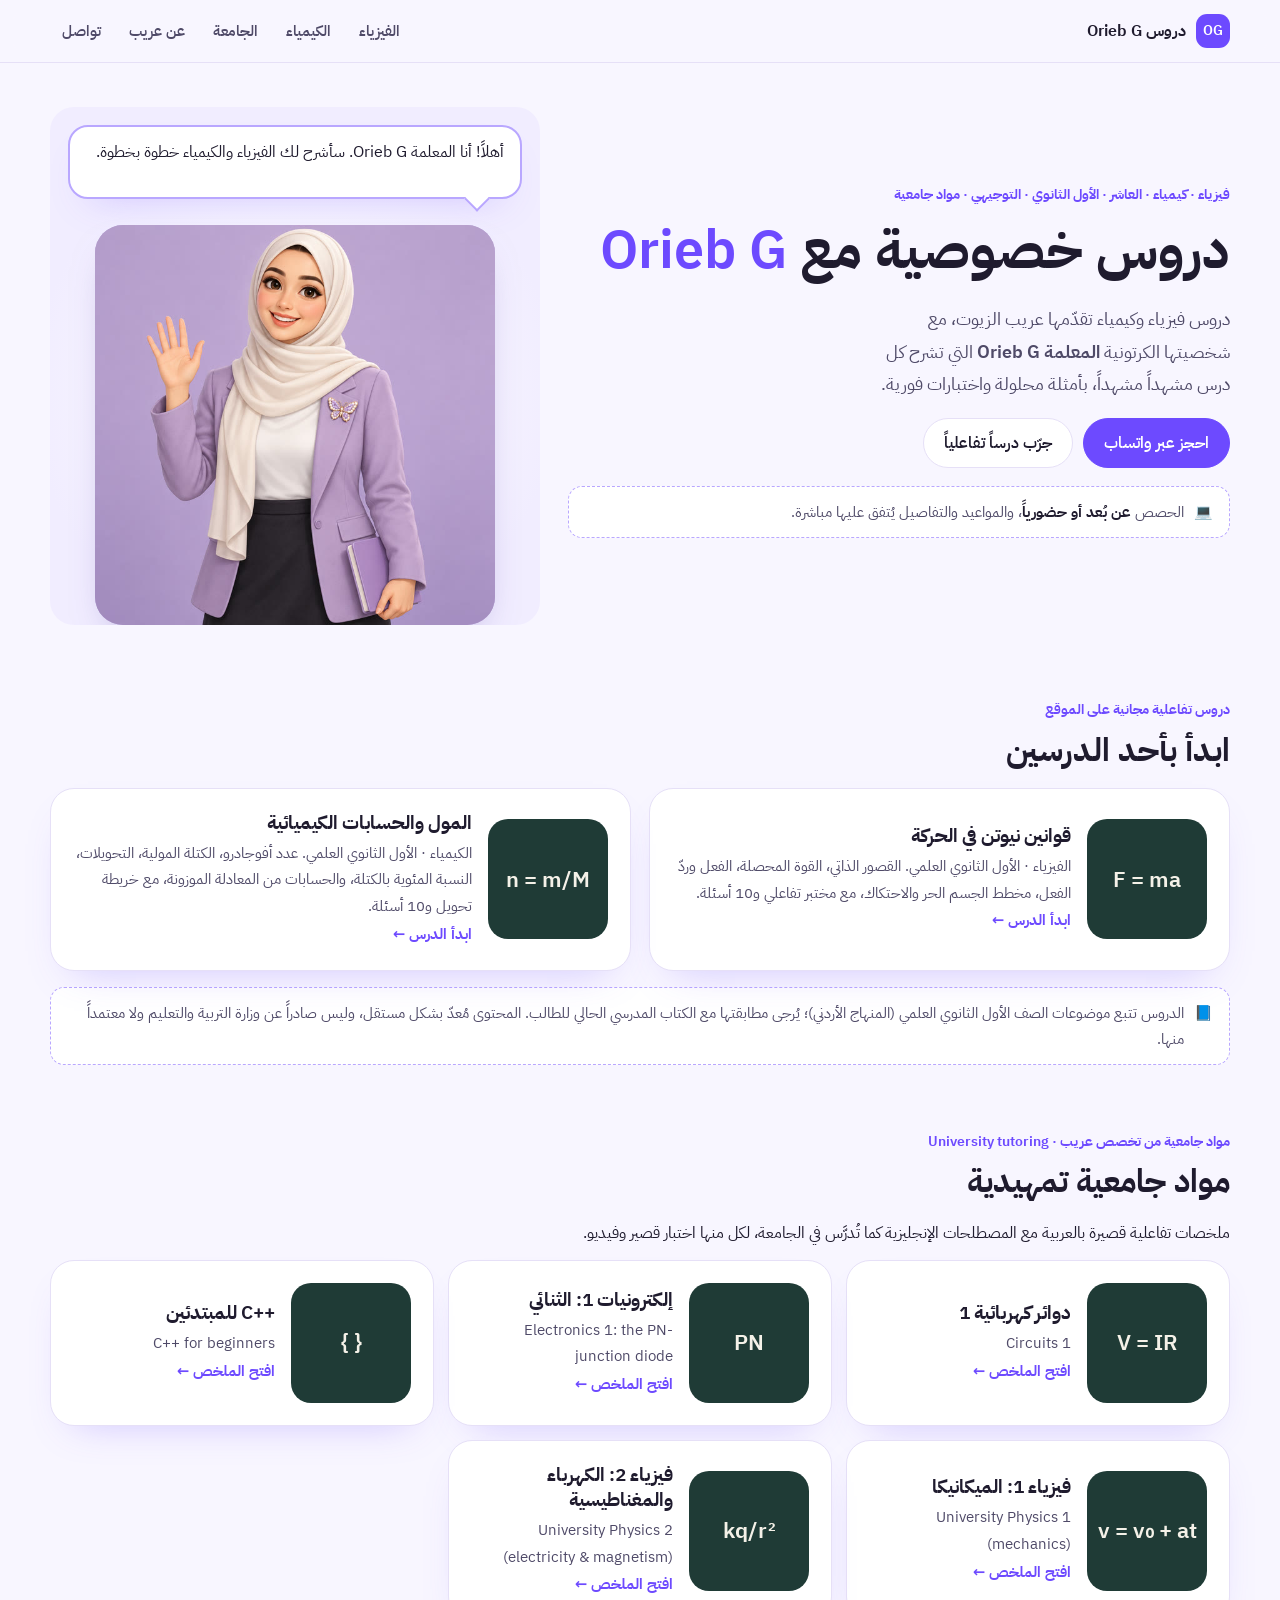
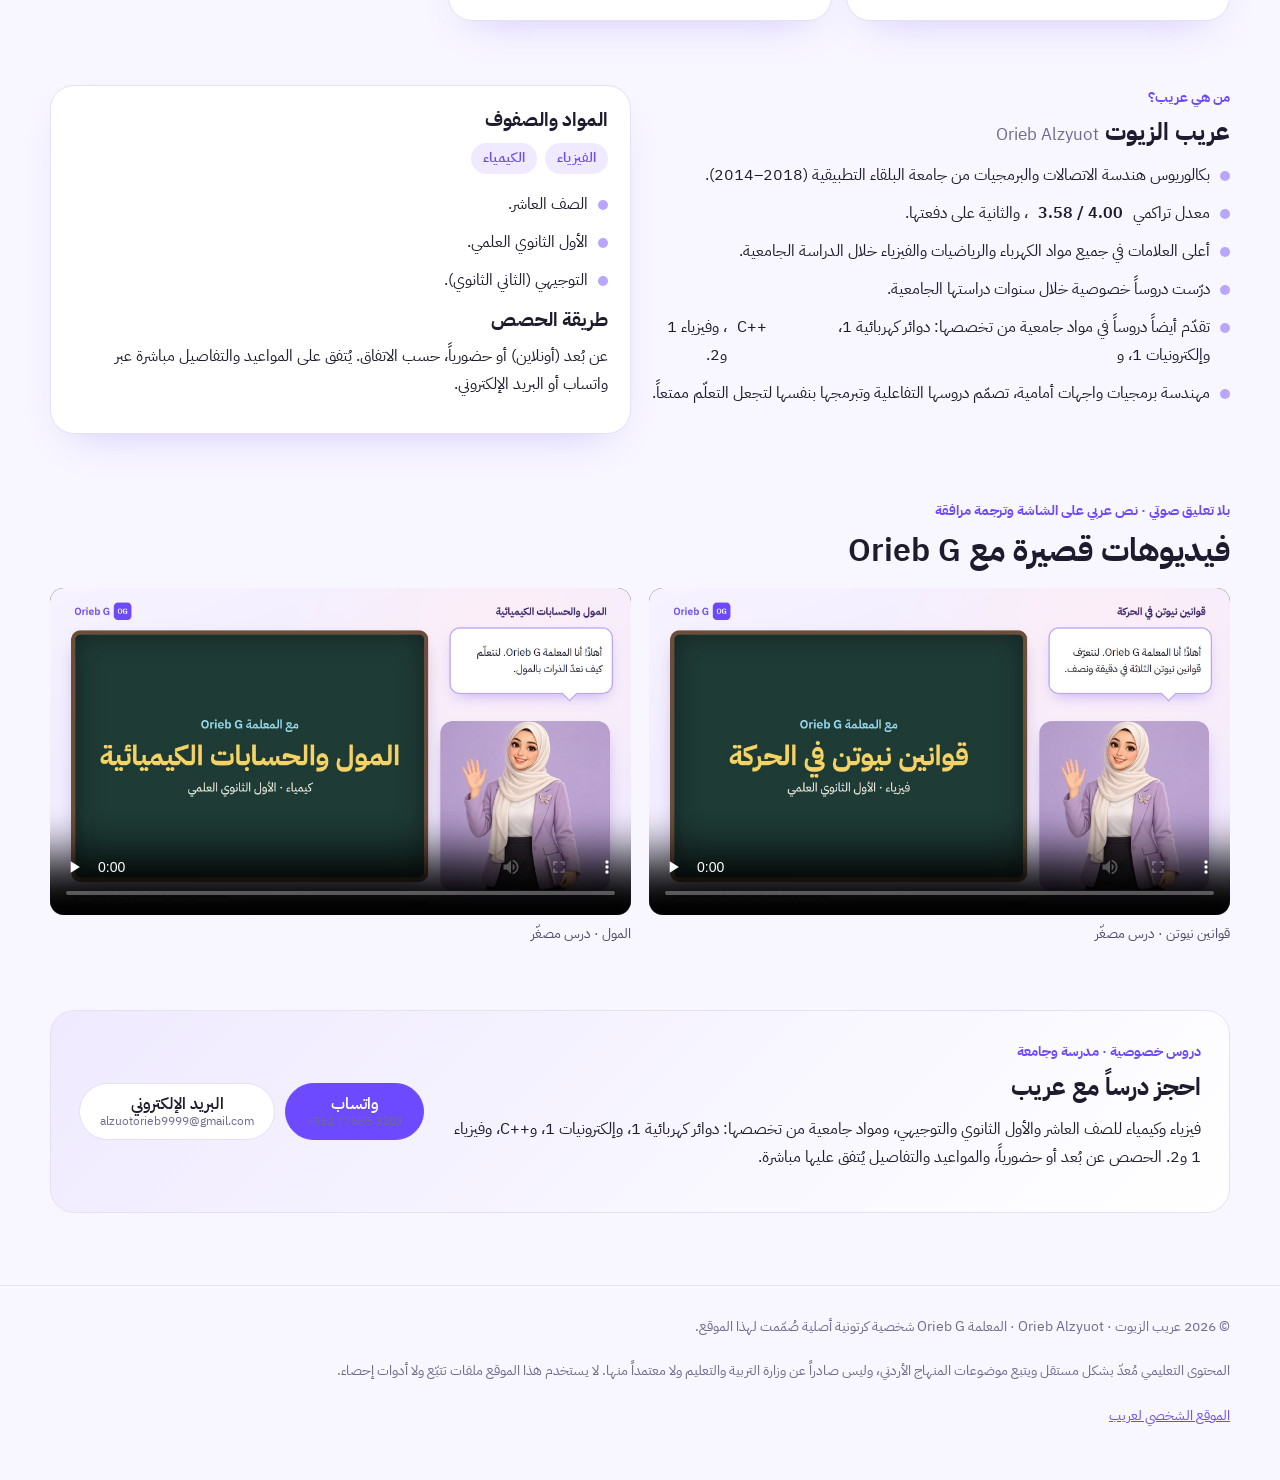
<file: index.html>
<!doctype html>
<html lang="ar" dir="rtl">
<head>
<meta charset="utf-8">
<meta name="viewport" content="width=device-width, initial-scale=1">
<meta name="color-scheme" content="light dark">
<meta name="referrer" content="strict-origin-when-cross-origin">
<link rel="canonical" href="https://oriebalzyuot96.github.io/lessons/">
<meta property="og:url" content="https://oriebalzyuot96.github.io/lessons/">
<meta property="og:type" content="website">
<meta property="og:locale" content="ar_JO">
<meta property="og:image" content="https://oriebalzyuot96.github.io/lessons/assets/img/og-cover.jpg">
<meta name="twitter:card" content="summary_large_image">
<meta name="author" content="عريب الزيوت (Orieb Alzyuot)">
<link rel="icon" href="./assets/img/favicon.svg" type="image/svg+xml">
<link rel="preload" href="./assets/fonts/plex-arabic-400.woff2" as="font" type="font/woff2" crossorigin>
<link rel="stylesheet" href="./assets/css/site.css">
<title>دروس خصوصية مع Orieb G · فيزياء وكيمياء</title>
<meta name="description" content="دروس خصوصية في الفيزياء والكيمياء لطلاب الصف العاشر والأول الثانوي والتوجيهي في الأردن مع عريب الزيوت، ودروس تفاعلية مجانية على الموقع مع شخصيتها الكرتونية المعلمة Orieb G.">
<meta property="og:title" content="دروس خصوصية مع Orieb G · فيزياء وكيمياء">
<meta property="og:description" content="دروس تفاعلية بالعربية في قوانين نيوتن والمول، مع اختبارات فورية وفيديوهات قصيرة.">
</head>
<body data-page="home">
<a class="skip" href="#main">تخطَّ إلى المحتوى</a>
<header class="top">
  <div class="wrap">
    <a class="brand" href="./"><i>OG</i><span>دروس Orieb G</span></a>
    <nav aria-label="التنقل الرئيسي">
      <a href="./physics/newton-laws/" data-nav="physics">الفيزياء</a>
      <a href="./chemistry/mole/" data-nav="chemistry">الكيمياء</a>
      <a href="./#university" data-nav="university">الجامعة</a>
      <a href="./#about" data-nav="about">عن عريب</a>
      <a href="./#contact" data-nav="contact">تواصل</a>
    </nav>
  </div>
</header>
<main id="main">
  <section class="hero" aria-labelledby="hero-t">
    <div class="wrap">
      <div>
        <span class="kicker">فيزياء · كيمياء · العاشر · الأول الثانوي · التوجيهي · مواد جامعية</span>
        <h1 id="hero-t">دروس خصوصية مع <span class="ltr">Orieb G</span></h1>
        <p class="lede">دروس فيزياء وكيمياء تقدّمها عريب الزيوت، مع شخصيتها الكرتونية <b>المعلمة Orieb G</b> التي تشرح كل درس مشهداً مشهداً، بأمثلة محلولة واختبارات فورية.</p>
        <div class="cta">
          <a class="btn primary" href="https://wa.me/962775853203" target="_blank" rel="noopener">احجز عبر واتساب</a>
          <a class="btn" href="physics/newton-laws/">جرّب درساً تفاعلياً</a>
        </div>
        <p class="note" role="note"><span aria-hidden="true">💻</span><span>الحصص <b>عن بُعد أو حضورياً</b>، والمواعيد والتفاصيل يُتفق عليها مباشرة.</span></p>
      </div>
      <div class="hero-og" data-og-cycle>
        <figure class="og-card" data-pose="explaining" role="img" aria-label="المعلمة Orieb G تشرح"><div class="og-fig"><img class="on" src="./assets/img/og/explaining.jpg" data-pose="explaining" alt="" width="640" height="640" decoding="async"><img data-src="./assets/img/og/pointing.jpg" data-pose="pointing" alt="" width="640" height="640" decoding="async"><img data-src="./assets/img/og/thinking.jpg" data-pose="thinking" alt="" width="640" height="640" decoding="async"><img data-src="./assets/img/og/surprised.jpg" data-pose="surprised" alt="" width="640" height="640" decoding="async"><img data-src="./assets/img/og/happy.jpg" data-pose="happy" alt="" width="640" height="640" decoding="async"><img data-src="./assets/img/og/encouraging.jpg" data-pose="encouraging" alt="" width="640" height="640" decoding="async"></div></figure>
        <p class="bubble">أهلاً! أنا المعلمة Orieb G. سأشرح لك الفيزياء والكيمياء خطوة بخطوة.</p>
        <template data-line="pointing">انظر إلى السبورة: نبدأ دائماً بالفكرة، ثم القانون، ثم مثال محلول.</template>
        <template data-line="thinking">لا تحفظ القانون فقط؛ افهم لماذا يعمل، وأين يُخطئ الطلاب عادةً.</template>
        <template data-line="happy">وفي النهاية اختبار قصير بتصحيح فوري وتفسير لكل إجابة!</template>
        <template data-line="explaining">أهلاً! أنا المعلمة Orieb G. سأشرح لك الفيزياء والكيمياء خطوة بخطوة.</template>
      </div>
    </div>
  </section>

  <div class="wrap">
    <section class="sec" id="lessons" aria-labelledby="lessons-t">
      <span class="kicker">دروس تفاعلية مجانية على الموقع</span>
      <h2 id="lessons-t">ابدأ بأحد الدرسين</h2>
      <div class="grid g2">
        <a class="card lesson-card" href="physics/newton-laws/">
          <span class="ico" aria-hidden="true">F = ma</span>
          <span><h3>قوانين نيوتن في الحركة</h3><p>الفيزياء · الأول الثانوي العلمي. القصور الذاتي، القوة المحصلة، الفعل وردّ الفعل، مخطط الجسم الحر والاحتكاك، مع مختبر تفاعلي و10 أسئلة.</p><span class="go">ابدأ الدرس ←</span></span>
        </a>
        <a class="card lesson-card" href="chemistry/mole/">
          <span class="ico" aria-hidden="true">n = m/M</span>
          <span><h3>المول والحسابات الكيميائية</h3><p>الكيمياء · الأول الثانوي العلمي. عدد أفوجادرو، الكتلة المولية، التحويلات، النسبة المئوية بالكتلة، والحسابات من المعادلة الموزونة، مع خريطة تحويل و10 أسئلة.</p><span class="go">ابدأ الدرس ←</span></span>
        </a>
      </div>
      <p class="note" role="note" style="margin-top:16px"><span aria-hidden="true">📘</span><span>الدروس تتبع موضوعات الصف الأول الثانوي العلمي (المنهاج الأردني)؛ يُرجى مطابقتها مع الكتاب المدرسي الحالي للطالب. المحتوى مُعدّ بشكل مستقل، وليس صادراً عن وزارة التربية والتعليم ولا معتمداً منها.</span></p>
    </section>

    <section class="sec" id="university" aria-labelledby="uni-t">
      <span class="kicker">مواد جامعية من تخصص عريب · <span class="ltr">University tutoring</span></span>
      <h2 id="uni-t">مواد جامعية تمهيدية</h2>
      <p>ملخصات تفاعلية قصيرة بالعربية مع المصطلحات الإنجليزية كما تُدرَّس في الجامعة، لكل منها اختبار قصير وفيديو.</p>
      <div class="uni-grid">
        <a class="card lesson-card" href="university/circuits-1/"><span class="ico" aria-hidden="true">V = IR</span><span><h3>دوائر كهربائية 1</h3><p class="en" dir="ltr" style="text-align:right">⁦Circuits 1⁩</p><span class="go">افتح الملخص ←</span></span></a>
        <a class="card lesson-card" href="university/electronics-1/"><span class="ico" aria-hidden="true">PN</span><span><h3>إلكترونيات 1: الثنائي</h3><p class="en" dir="ltr" style="text-align:right">⁦Electronics 1: the PN-junction diode⁩</p><span class="go">افتح الملخص ←</span></span></a>
        <a class="card lesson-card" href="university/cpp-basics/"><span class="ico" aria-hidden="true">{ }</span><span><h3>⁦C++⁩ للمبتدئين</h3><p class="en" dir="ltr" style="text-align:right">⁦C++ for beginners⁩</p><span class="go">افتح الملخص ←</span></span></a>
        <a class="card lesson-card" href="university/physics-1/"><span class="ico" aria-hidden="true">v = v₀ + at</span><span><h3>فيزياء 1: الميكانيكا</h3><p class="en" dir="ltr" style="text-align:right">⁦University Physics 1 (mechanics)⁩</p><span class="go">افتح الملخص ←</span></span></a>
        <a class="card lesson-card" href="university/physics-2/"><span class="ico" aria-hidden="true">kq/r²</span><span><h3>فيزياء 2: الكهرباء والمغناطيسية</h3><p class="en" dir="ltr" style="text-align:right">⁦University Physics 2 (electricity & magnetism)⁩</p><span class="go">افتح الملخص ←</span></span></a>
      </div>
    </section>

    <section class="sec" id="about" aria-labelledby="about-t">
      <div class="grid g2" style="align-items:start">
        <div>
          <span class="kicker">من هي عريب؟</span>
          <h2 id="about-t">عريب الزيوت <span class="ltr" style="font-weight:400;color:var(--ink-3);font-size:.7em">Orieb Alzyuot</span></h2>
          <ul class="facts">
            <li>بكالوريوس هندسة الاتصالات والبرمجيات من جامعة البلقاء التطبيقية ⁦(2014–2018)⁩.</li>
            <li>معدل تراكمي <b class="ltr">⁦3.58 / 4.00⁩</b>، والثانية على دفعتها.</li>
            <li>أعلى العلامات في جميع مواد الكهرباء والرياضيات والفيزياء خلال الدراسة الجامعية.</li>
            <li>درّست دروساً خصوصية خلال سنوات دراستها الجامعية.</li>
            <li>تقدّم أيضاً دروساً في مواد جامعية من تخصصها: دوائر كهربائية 1، وإلكترونيات 1، و<span class="ltr">⁦C++⁩</span>، وفيزياء 1 و2.</li>
            <li>مهندسة برمجيات واجهات أمامية، تصمّم دروسها التفاعلية وتبرمجها بنفسها لتجعل التعلّم ممتعاً.</li>
          </ul>
        </div>
        <div class="card">
          <h3>المواد والصفوف</h3>
          <ul class="chips"><li>الفيزياء</li><li>الكيمياء</li></ul>
          <ul class="facts">
            <li>الصف العاشر.</li>
            <li>الأول الثانوي العلمي.</li>
            <li>التوجيهي (الثاني الثانوي).</li>
          </ul>
          <h3 style="margin-top:14px">طريقة الحصص</h3>
          <p>عن بُعد (أونلاين) أو حضورياً، حسب الاتفاق. يُتفق على المواعيد والتفاصيل مباشرة عبر واتساب أو البريد الإلكتروني.</p>
        </div>
      </div>
    </section>

    <section class="sec" id="videos" aria-labelledby="vid-t">
      <span class="kicker">بلا تعليق صوتي · نص عربي على الشاشة وترجمة مرافقة</span>
      <h2 id="vid-t">فيديوهات قصيرة مع Orieb G</h2>
      <div class="vids">
        <figure class="vid"><video controls preload="none" playsinline poster="assets/media/newton-16x9-poster.jpg" width="1920" height="1080"><source src="assets/media/newton-16x9.mp4" type="video/mp4"><track kind="captions" srclang="ar" label="العربية" src="assets/media/newton-16x9.vtt" default></video><figcaption>قوانين نيوتن · درس مصغّر</figcaption></figure>
        <figure class="vid"><video controls preload="none" playsinline poster="assets/media/mole-16x9-poster.jpg" width="1920" height="1080"><source src="assets/media/mole-16x9.mp4" type="video/mp4"><track kind="captions" srclang="ar" label="العربية" src="assets/media/mole-16x9.vtt" default></video><figcaption>المول · درس مصغّر</figcaption></figure>
      </div>
    </section>

    <section class="sec" id="contact" aria-labelledby="contact-t">
  <div class="contact">
    <div>
      <span class="kicker">دروس خصوصية · مدرسة وجامعة</span>
      <h2 id="contact-t">احجز درساً مع عريب</h2>
      <p>فيزياء وكيمياء للصف العاشر والأول الثانوي والتوجيهي، ومواد جامعية من تخصصها: دوائر كهربائية 1، وإلكترونيات 1، و<span class="ltr">⁦C++⁩</span>، وفيزياء 1 و2. الحصص عن بُعد أو حضورياً، والمواعيد والتفاصيل يُتفق عليها مباشرة.</p>
    </div>
    <div class="ways">
      <a class="btn primary" href="https://wa.me/962775853203" target="_blank" rel="noopener">واتساب<small class="ltr">⁦+962 77585 3203⁩</small></a>
      <a class="btn" href="mailto:alzuotorieb9999@gmail.com?subject=%D8%AF%D8%B1%D9%88%D8%B3%20%D8%AE%D8%B5%D9%88%D8%B5%D9%8A%D8%A9">البريد الإلكتروني<small class="ltr">⁦alzuotorieb9999⁩@gmail.com</small></a>
    </div>
  </div>
</section>
  </div>
</main>
<footer class="foot">
  <div class="wrap">
    <p>© 2026 عريب الزيوت · <span class="ltr">Orieb Alzyuot</span> · المعلمة Orieb G شخصية كرتونية أصلية صُمّمت لهذا الموقع.</p>
    <p>المحتوى التعليمي مُعدّ بشكل مستقل ويتبع موضوعات المنهاج الأردني، وليس صادراً عن وزارة التربية والتعليم ولا معتمداً منها. لا يستخدم هذا الموقع ملفات تتبّع ولا أدوات إحصاء.</p>
    <p><a href="https://oriebalzyuot96.github.io/ar/">الموقع الشخصي لعريب</a></p>
  </div>
</footer>
<script type="module" src="assets/js/lesson.js"></script>
</body>
</html>
</file>
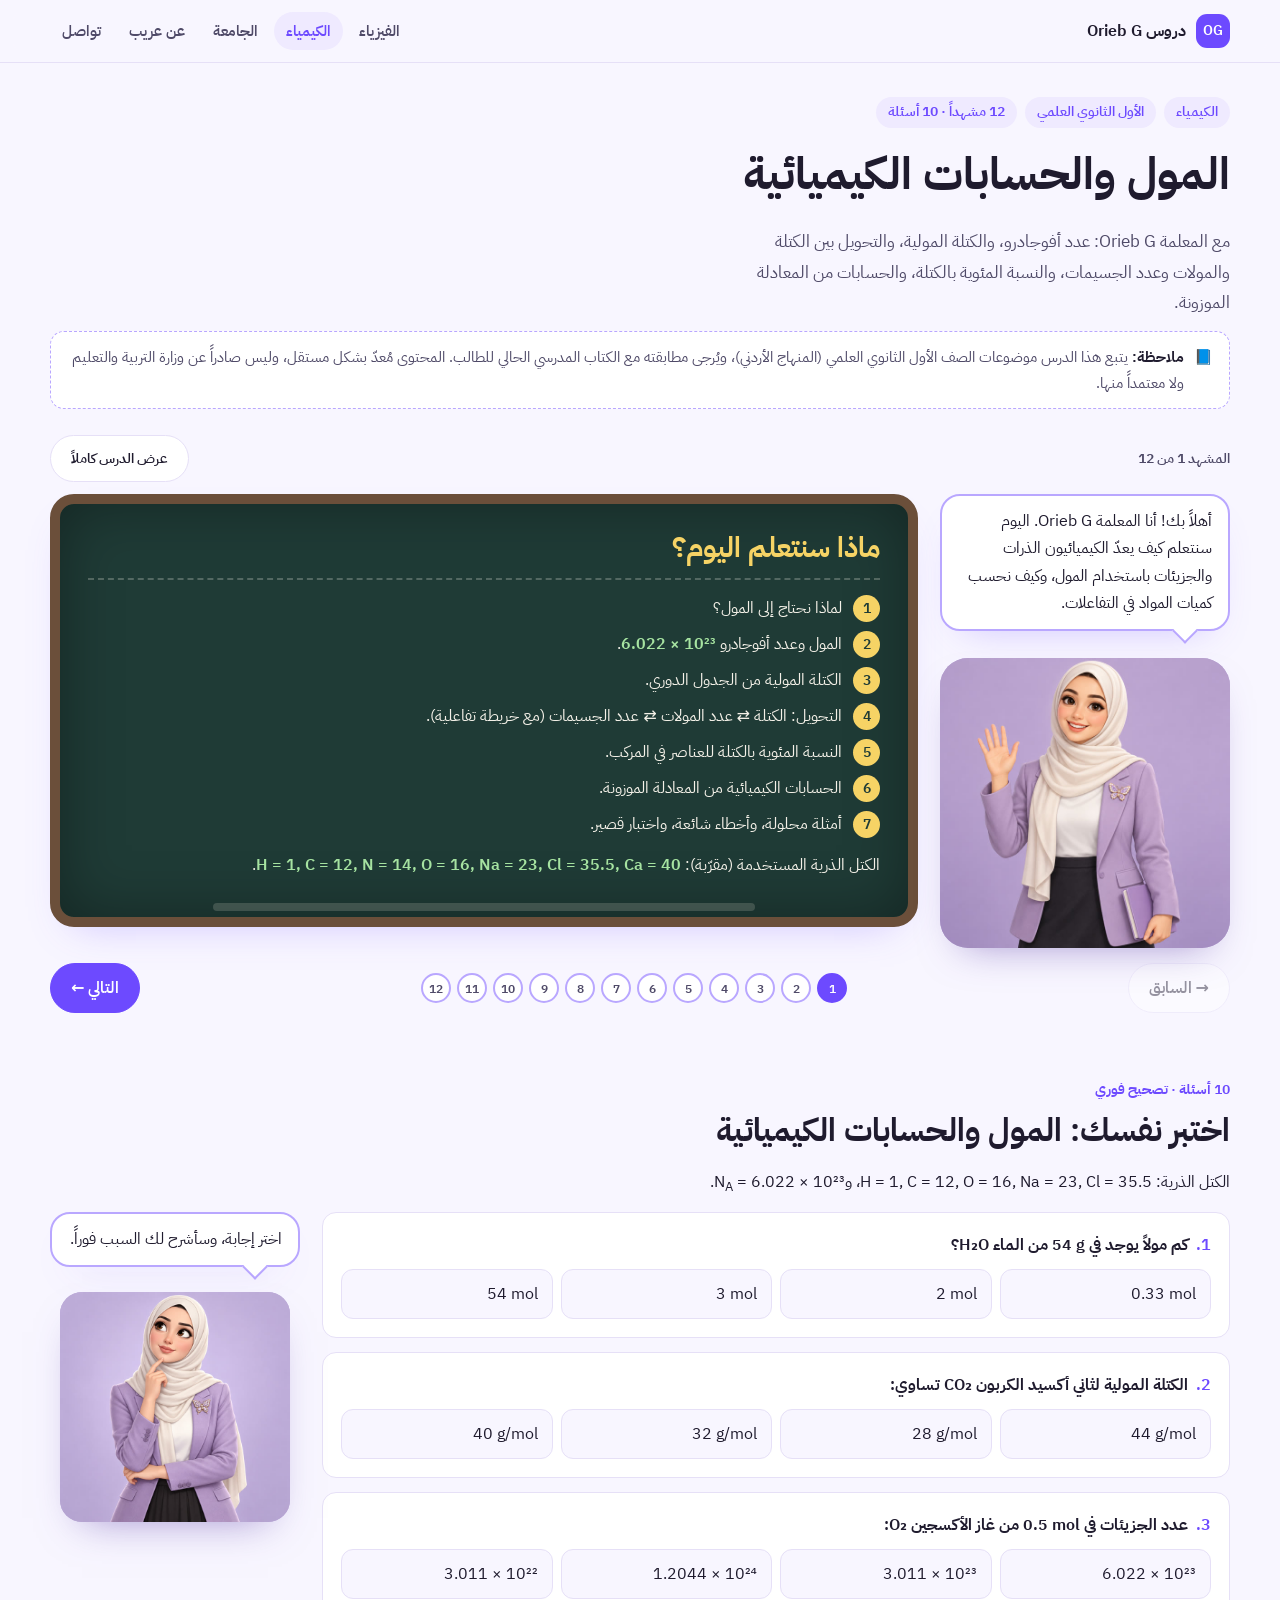
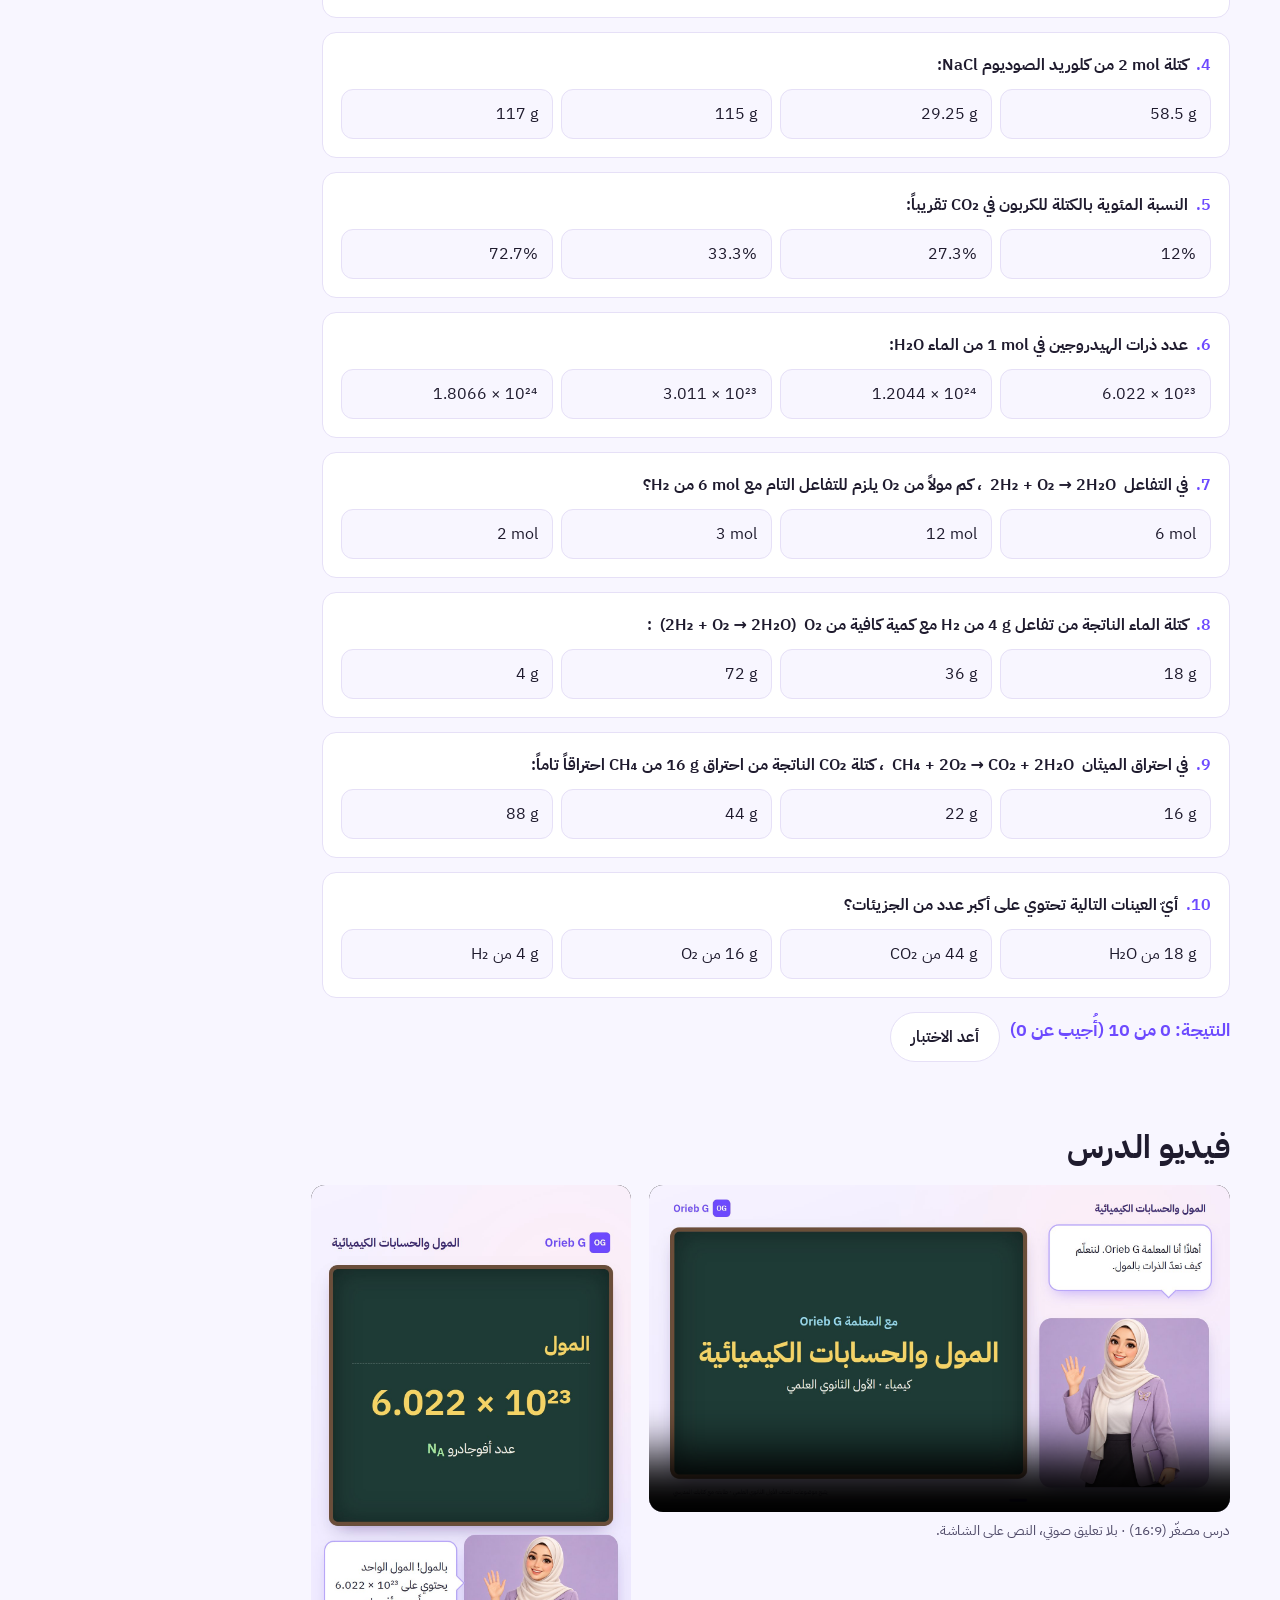
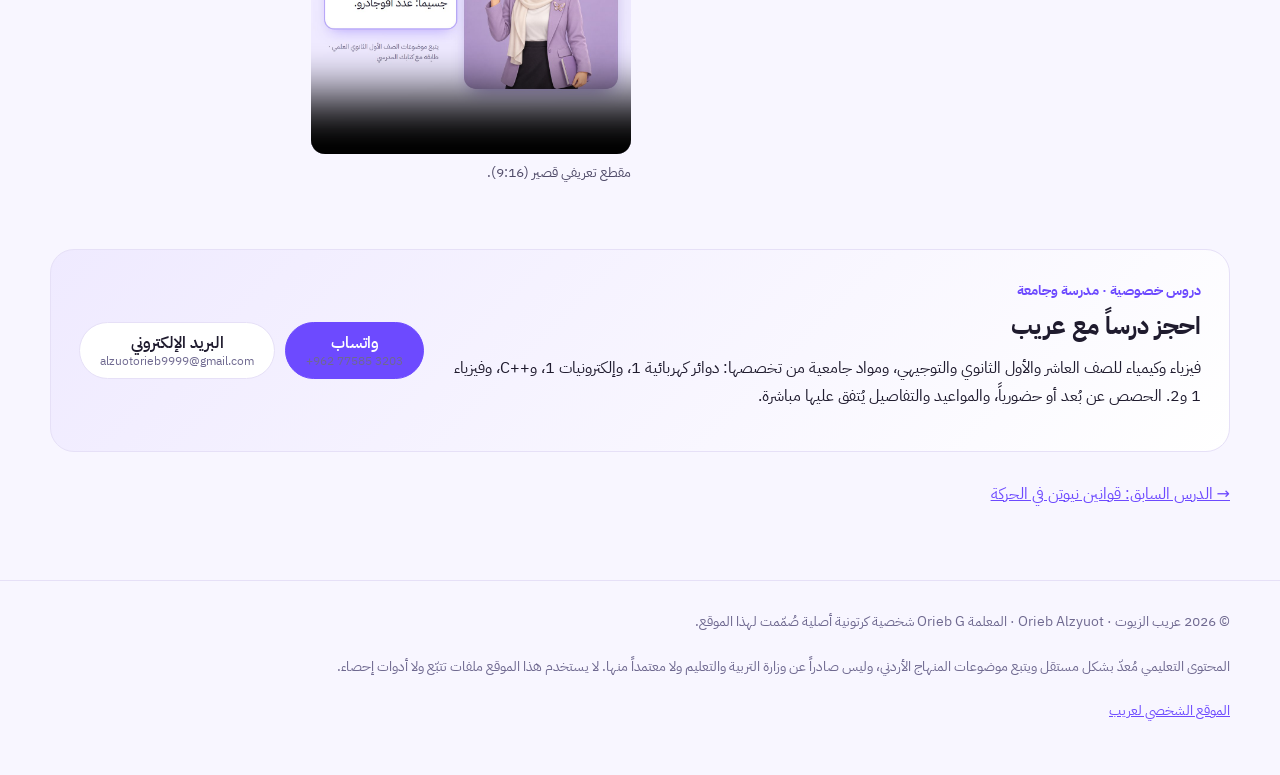
<file: chemistry/mole/index.html>
<!doctype html>
<html lang="ar" dir="rtl">
<head>
<meta charset="utf-8">
<meta name="viewport" content="width=device-width, initial-scale=1">
<meta name="color-scheme" content="light dark">
<meta name="referrer" content="strict-origin-when-cross-origin">
<link rel="canonical" href="https://oriebalzyuot96.github.io/lessons/chemistry/mole/">
<meta property="og:url" content="https://oriebalzyuot96.github.io/lessons/chemistry/mole/">
<meta property="og:type" content="website">
<meta property="og:locale" content="ar_JO">
<meta property="og:image" content="https://oriebalzyuot96.github.io/lessons/assets/img/og-cover.jpg">
<meta name="twitter:card" content="summary_large_image">
<meta name="author" content="عريب الزيوت (Orieb Alzyuot)">
<link rel="icon" href="../../assets/img/favicon.svg" type="image/svg+xml">
<link rel="preload" href="../../assets/fonts/plex-arabic-400.woff2" as="font" type="font/woff2" crossorigin>
<link rel="stylesheet" href="../../assets/css/site.css">
<title>المول والحسابات الكيميائية · دروس Orieb G</title>
<meta name="description" content="درس تفاعلي بالعربية للصف الأول الثانوي العلمي: المول وعدد أفوجادرو، الكتلة المولية، التحويل بين الكتلة والمولات وعدد الجسيمات، النسبة المئوية بالكتلة، والحسابات من المعادلة الموزونة، مع أمثلة محلولة واختبار قصير.">
<meta property="og:title" content="المول والحسابات الكيميائية · مع المعلمة Orieb G">
<meta property="og:description" content="درس كيمياء تفاعلي للصف الأول الثانوي العلمي مع خريطة تحويل المول واختبار فوري.">
</head>
<body data-page="chemistry">
<svg width="0" height="0" style="position:absolute" aria-hidden="true" focusable="false"><defs>
<marker id="ah-y" viewBox="0 0 10 10" refX="7" refY="5" markerWidth="5" markerHeight="5" orient="auto-start-reverse"><path d="M0 0L10 5L0 10z" fill="#f6d365"/></marker>
<marker id="ah-c" viewBox="0 0 10 10" refX="7" refY="5" markerWidth="5" markerHeight="5" orient="auto-start-reverse"><path d="M0 0L10 5L0 10z" fill="#9ad7e8"/></marker>
<marker id="ah-p" viewBox="0 0 10 10" refX="7" refY="5" markerWidth="5" markerHeight="5" orient="auto-start-reverse"><path d="M0 0L10 5L0 10z" fill="#f7a8bd"/></marker>
<marker id="ah-g" viewBox="0 0 10 10" refX="7" refY="5" markerWidth="5" markerHeight="5" orient="auto-start-reverse"><path d="M0 0L10 5L0 10z" fill="#a6e3a1"/></marker>
<marker id="ah-w" viewBox="0 0 10 10" refX="7" refY="5" markerWidth="5" markerHeight="5" orient="auto-start-reverse"><path d="M0 0L10 5L0 10z" fill="#f4f1e8"/></marker>
</defs></svg>
<a class="skip" href="#main">تخطَّ إلى المحتوى</a>
<header class="top">
  <div class="wrap">
    <a class="brand" href="../../"><i>OG</i><span>دروس Orieb G</span></a>
    <nav aria-label="التنقل الرئيسي">
      <a href="../../physics/newton-laws/" data-nav="physics">الفيزياء</a>
      <a href="../../chemistry/mole/" data-nav="chemistry" aria-current="page">الكيمياء</a>
      <a href="../../#university" data-nav="university">الجامعة</a>
      <a href="../../#about" data-nav="about">عن عريب</a>
      <a href="../../#contact" data-nav="contact">تواصل</a>
    </nav>
  </div>
</header>
<main id="main" class="wrap">
  <section class="lesson-hero" aria-labelledby="lesson-t">
    <ul class="chips"><li>الكيمياء</li><li>الأول الثانوي العلمي</li><li>12 مشهداً · 10 أسئلة</li></ul>
    <h1 id="lesson-t">المول والحسابات الكيميائية</h1>
    <p class="lede">مع المعلمة Orieb G: عدد أفوجادرو، والكتلة المولية، والتحويل بين الكتلة والمولات وعدد الجسيمات، والنسبة المئوية بالكتلة، والحسابات من المعادلة الموزونة.</p>
    <p class="note" role="note"><span aria-hidden="true">📘</span><span><b>ملاحظة:</b> يتبع هذا الدرس موضوعات الصف الأول الثانوي العلمي (المنهاج الأردني)، ويُرجى مطابقته مع الكتاب المدرسي الحالي للطالب. المحتوى مُعدّ بشكل مستقل، وليس صادراً عن وزارة التربية والتعليم ولا معتمداً منها.</span></p>
  </section>

  <section class="stage" data-stage aria-label="الدرس مشهداً مشهداً">
    <div class="stage-tools"><span class="counter" aria-live="polite"></span><button class="btn" type="button" data-all aria-pressed="false">عرض الدرس كاملاً</button></div>
    <div class="stage-grid">
      <div class="teacher">
        <figure class="og-card" data-pose="explaining" role="img" aria-label="المعلمة Orieb G تشرح"><div class="og-fig"><img class="on" src="../../assets/img/og/explaining.jpg" data-pose="explaining" alt="" width="640" height="640" decoding="async"><img data-src="../../assets/img/og/pointing.jpg" data-pose="pointing" alt="" width="640" height="640" decoding="async"><img data-src="../../assets/img/og/thinking.jpg" data-pose="thinking" alt="" width="640" height="640" decoding="async"><img data-src="../../assets/img/og/surprised.jpg" data-pose="surprised" alt="" width="640" height="640" decoding="async"><img data-src="../../assets/img/og/happy.jpg" data-pose="happy" alt="" width="640" height="640" decoding="async"><img data-src="../../assets/img/og/encouraging.jpg" data-pose="encouraging" alt="" width="640" height="640" decoding="async"></div></figure>
        <p class="bubble" aria-live="polite">أهلاً بك! أنا المعلمة Orieb G.</p>
      </div>
      <div class="scenes">

        <article class="scene" id="s1" data-pose="explaining" aria-labelledby="s1-t">
          <div class="board">
            <h2 id="s1-t">ماذا سنتعلم اليوم؟</h2>
            <ol class="steps">
              <li>لماذا نحتاج إلى المول؟</li>
              <li>المول وعدد أفوجادرو <span class="eq">⁦6.022 × 10²³⁩</span>.</li>
              <li>الكتلة المولية من الجدول الدوري.</li>
              <li>التحويل: الكتلة ⇄ عدد المولات ⇄ عدد الجسيمات (مع خريطة تفاعلية).</li>
              <li>النسبة المئوية بالكتلة للعناصر في المركب.</li>
              <li>الحسابات الكيميائية من المعادلة الموزونة.</li>
              <li>أمثلة محلولة، وأخطاء شائعة، واختبار قصير.</li>
            </ol>
            <p>الكتل الذرية المستخدمة (مقرّبة): <span class="eq">⁦H = 1, C = 12, N = 14, O = 16, Na = 23, Cl = 35.5, Ca = 40⁩</span>.</p>
          </div>
          <p class="say">أهلاً بك! أنا المعلمة Orieb G. اليوم سنتعلم كيف يعدّ الكيميائيون الذرات والجزيئات باستخدام المول، وكيف نحسب كميات المواد في التفاعلات.</p>
        </article>

        <article class="scene" id="s2" data-pose="explaining" aria-labelledby="s2-t">
          <div class="board">
            <h2 id="s2-t">لماذا نحتاج إلى المول؟</h2>
            <div class="two">
              <svg class="dia" viewBox="0 0 520 200" role="img" aria-label="الدزينة تساوي 12 شيئاً، والمول يساوي 6.022 ضرب عشرة أس 23 جسيماً">
                <rect x="20" y="20" width="220" height="150" rx="16" fill="none" stroke="#f4f1e8" stroke-width="2" opacity=".5"/>
                <g>
                  <circle class="pop" style="--d:.0s" cx="55" cy="60" r="14" fill="#f5f0e8"/><circle class="pop" style="--d:.05s" cx="95" cy="60" r="14" fill="#f5f0e8"/><circle class="pop" style="--d:.1s" cx="135" cy="60" r="14" fill="#f5f0e8"/><circle class="pop" style="--d:.15s" cx="175" cy="60" r="14" fill="#f5f0e8"/><circle class="pop" style="--d:.2s" cx="205" cy="60" r="14" fill="#f5f0e8"/>
                  <circle class="pop" style="--d:.25s" cx="55" cy="100" r="14" fill="#f5f0e8"/><circle class="pop" style="--d:.3s" cx="95" cy="100" r="14" fill="#f5f0e8"/><circle class="pop" style="--d:.35s" cx="135" cy="100" r="14" fill="#f5f0e8"/><circle class="pop" style="--d:.4s" cx="175" cy="100" r="14" fill="#f5f0e8"/><circle class="pop" style="--d:.45s" cx="205" cy="100" r="14" fill="#f5f0e8"/>
                  <circle class="pop" style="--d:.5s" cx="95" cy="140" r="14" fill="#f5f0e8"/><circle class="pop" style="--d:.55s" cx="135" cy="140" r="14" fill="#f5f0e8"/>
                </g>
                <text x="130" y="194" fill="#f6d365" font-size="18" text-anchor="middle">⁦1 dozen = 12⁩</text>
                <rect x="280" y="20" width="220" height="150" rx="16" fill="none" stroke="#f6d365" stroke-width="2"/>
                <g fill="#9ad7e8" opacity=".85">
                  <circle cx="300" cy="40" r="3"/><circle cx="316" cy="52" r="3"/><circle cx="334" cy="38" r="3"/><circle cx="352" cy="58" r="3"/><circle cx="372" cy="42" r="3"/><circle cx="392" cy="60" r="3"/><circle cx="410" cy="36" r="3"/><circle cx="430" cy="54" r="3"/><circle cx="450" cy="40" r="3"/><circle cx="472" cy="58" r="3"/><circle cx="486" cy="44" r="3"/>
                  <circle cx="306" cy="150" r="3"/><circle cx="326" cy="136" r="3"/><circle cx="346" cy="154" r="3"/><circle cx="366" cy="140" r="3"/><circle cx="386" cy="156" r="3"/><circle cx="406" cy="138" r="3"/><circle cx="426" cy="152" r="3"/><circle cx="446" cy="136" r="3"/><circle cx="466" cy="154" r="3"/><circle cx="484" cy="140" r="3"/>
                </g>
                <text class="pop" style="--d:.7s" x="390" y="104" fill="#f6d365" font-size="21" text-anchor="middle">⁦6.022 × 10²³⁩</text>
                <text x="390" y="194" fill="#f6d365" font-size="18" text-anchor="middle">⁦1 mol⁩</text>
              </svg>
              <div>
                <p>الذرات والجزيئات صغيرة جداً، فلا يمكن عدّها واحدة واحدة. لذلك نعدّها في <b>مجموعات</b>.</p>
                <p>كما تعني <b>الدزينة</b> 12 شيئاً، يعني <b>المول</b> <span class="eq">⁦6.022 × 10²³⁩</span> جسيماً.</p>
              </div>
            </div>
          </div>
          <p class="say">الدزينة وحدة عدّ نعرفها: 12 بيضة. والمول وحدة عدّ أيضاً، لكنه عدد ضخم جداً، لأن الذرات صغيرة جداً.</p>
        </article>

        <article class="scene" id="s3" data-pose="surprised" aria-labelledby="s3-t">
          <div class="board">
            <h2 id="s3-t">المول وعدد أفوجادرو</h2>
            <p class="def"><b>المول (mol):</b> كمية المادة التي تحتوي على عدد أفوجادرو من الجسيمات (ذرات أو جزيئات أو أيونات أو وحدات صيغة).</p>
            <p class="formula">N<sub>A</sub> ⁦= 6.022 × 10²³ mol⁻¹⁩</p>
            <ul>
              <li><span class="eq">⁦1 mol C⁩</span> يحتوي على <span class="eq">⁦6.022 × 10²³⁩</span> ذرة كربون.</li>
              <li><span class="eq">⁦1 mol H₂O⁩</span> يحتوي على <span class="eq">⁦6.022 × 10²³⁩</span> جزيء ماء، وكل جزيء فيه 3 ذرات، فالمجموع <span class="eq">⁦3 × 6.022 × 10²³ = 1.807 × 10²⁴⁩</span> ذرة.</li>
              <li><span class="eq">⁦1 mol NaCl⁩</span> يحتوي على <span class="eq">⁦6.022 × 10²³⁩</span> وحدة صيغة.</li>
            </ul>
          </div>
          <p class="say">عدد أفوجادرو رقم ضخم: يُكتب تقريباً 602 وبعدها 21 صفراً! وتذكّر: مول واحد من أي مادة يحتوي العدد نفسه من الجسيمات.</p>
        </article>

        <article class="scene" id="s4" data-pose="pointing" aria-labelledby="s4-t">
          <div class="board">
            <h2 id="s4-t">الكتلة المولية</h2>
            <p class="def"><b>الكتلة المولية (M):</b> كتلة مول واحد من المادة بالغرام، ووحدتها <span class="eq">g/mol</span>. تساوي عددياً مجموع الكتل الذرية للعناصر في الصيغة الكيميائية.</p>
            <div class="tiles" aria-label="كتل ذرية مقربة">
              <div class="tile"><small>1</small><b>H</b><span>1</span></div><div class="tile"><small>6</small><b>C</b><span>12</span></div><div class="tile"><small>7</small><b>N</b><span>14</span></div><div class="tile"><small>8</small><b>O</b><span>16</span></div><div class="tile"><small>11</small><b>Na</b><span>23</span></div><div class="tile"><small>17</small><b>Cl</b><span>35.5</span></div><div class="tile"><small>20</small><b>Ca</b><span>40</span></div>
            </div>
            <table>
              <thead><tr><th>المادة</th><th>الحساب</th><th>M</th></tr></thead>
              <tbody>
                <tr><td>الماء <span class="eq">H₂O</span></td><td><span class="eq">⁦2 × 1 + 16⁩</span></td><td><span class="eq">⁦18 g/mol⁩</span></td></tr>
                <tr><td>ثاني أكسيد الكربون <span class="eq">CO₂</span></td><td><span class="eq">⁦12 + 2 × 16⁩</span></td><td><span class="eq">⁦44 g/mol⁩</span></td></tr>
                <tr><td>كلوريد الصوديوم <span class="eq">NaCl</span></td><td><span class="eq">⁦23 + 35.5⁩</span></td><td><span class="eq">⁦58.5 g/mol⁩</span></td></tr>
                <tr><td>كربونات الكالسيوم <span class="eq">CaCO₃</span></td><td><span class="eq">⁦40 + 12 + 3 × 16⁩</span></td><td><span class="eq">⁦100 g/mol⁩</span></td></tr>
              </tbody>
            </table>
            <p style="font-size:.9rem">الكتل الذرية هنا مقرّبة كما تُستخدم عادةً في المسائل المدرسية؛ استخدم القيم الواردة في كتابك أو في نص السؤال.</p>
          </div>
          <p class="say">لحساب الكتلة المولية: اضرب الكتلة الذرية لكل عنصر في عدد ذراته في الصيغة، ثم اجمع. لا تنسَ الأرقام الصغيرة في الصيغة!</p>
        </article>

        <article class="scene" id="s5" data-pose="explaining" aria-labelledby="s5-t">
          <div class="board">
            <h2 id="s5-t">خريطة التحويل التفاعلية</h2>
            <div class="lab" data-molemap>
              <div class="mm-row">
                <div><label for="mm-s">المادة</label>
                  <select id="mm-s" name="substance">
                    <option data-m="18" data-f="H₂O" data-kind="جزيئات" selected>الماء H₂O</option>
                    <option data-m="44" data-f="CO₂" data-kind="جزيئات">ثاني أكسيد الكربون CO₂</option>
                    <option data-m="32" data-f="O₂" data-kind="جزيئات">الأكسجين O₂</option>
                    <option data-m="16" data-f="CH₄" data-kind="جزيئات">الميثان CH₄</option>
                    <option data-m="58.5" data-f="NaCl" data-kind="وحدات صيغة">كلوريد الصوديوم NaCl</option>
                    <option data-m="100" data-f="CaCO₃" data-kind="وحدات صيغة">كربونات الكالسيوم CaCO₃</option>
                  </select></div>
                <div><label for="mm-v">الكمية المعلومة</label><input id="mm-v" name="value" type="number" min="0" step="any" value="36" inputmode="decimal"></div>
                <div><label for="mm-u">وحدتها</label>
                  <select id="mm-u" name="unit"><option value="g" selected>غرام (g)</option><option value="mol">مول (mol)</option><option value="p">جسيم ⁦× 10²³⁩</option></select></div>
                <div><small style="display:block;color:var(--chalk-2)">الكتلة المولية</small><b class="val" data-out="M"></b></div>
              </div>
              <div class="mm-map" aria-live="polite">
                <div class="mm-node" data-node="m"><small>الكتلة</small><b>—</b></div>
                <div class="mm-arrow"><span data-arrow="mn">÷ M</span><span data-arrow="nm">× M</span></div>
                <div class="mm-node" data-node="n"><small>عدد المولات</small><b>—</b></div>
                <div class="mm-arrow"><span data-arrow="nN">× N<sub>A</sub></span><span data-arrow="Nn">÷ N<sub>A</sub></span></div>
                <div class="mm-node" data-node="N"><small>عدد الجسيمات</small><b>—</b></div>
              </div>
              <ol class="mm-steps"></ol>
            </div>
            <p class="formula sm">n = m ÷ M &nbsp;·&nbsp; m = n × M &nbsp;·&nbsp; N = n × N<sub>A</sub></p>
          </div>
          <p class="say">هذه خريطتك لكل المسائل: من الكتلة إلى المولات نقسم على الكتلة المولية، ومن المولات إلى الجسيمات نضرب في عدد أفوجادرو. جرّب أرقاماً مختلفة!</p>
        </article>

        <article class="scene" id="s6" data-pose="pointing" aria-labelledby="s6-t">
          <div class="board">
            <h2 id="s6-t">مثالان محلولان ⁦(1)⁩ و⁦(2)⁩</h2>
            <p class="q"><b>مثال 1:</b> كم مولاً يوجد في <span class="eq">⁦36 g⁩</span> من الماء <span class="eq">H₂O</span>؟</p>
            <ol class="steps">
              <li><span class="eq">⁦M(H₂O) = 2 × 1 + 16 = 18 g/mol⁩</span></li>
              <li><span class="eq">⁦n = m ÷ M = 36 ÷ 18 = 2 mol⁩</span> <span class="ans ltr">⁦n = 2 mol⁩</span></li>
            </ol>
            <p class="q"><b>مثال 2:</b> كم جزيئاً يوجد في <span class="eq">⁦88 g⁩</span> من <span class="eq">CO₂</span>؟</p>
            <ol class="steps">
              <li><span class="eq">⁦M(CO₂) = 12 + 2 × 16 = 44 g/mol⁩</span></li>
              <li><span class="eq">⁦n = 88 ÷ 44 = 2 mol⁩</span></li>
              <li><span class="eq">N = n × N<sub>A</sub> ⁦= 2 × 6.022 × 10²³ = 1.2044 × 10²⁴⁩</span> جزيء <span class="ans ltr">⁦1.2044 × 10²⁴⁩</span></li>
            </ol>
          </div>
          <p class="say">لاحظ الطريق دائماً: من الكتلة إلى المولات أولاً، ثم من المولات إلى عدد الجزيئات.</p>
        </article>

        <article class="scene" id="s7" data-pose="explaining" aria-labelledby="s7-t">
          <div class="board">
            <h2 id="s7-t">مثال محلول ⁦(3)⁩: من المولات إلى الكتلة والذرات</h2>
            <p class="q"><b>مثال 3:</b> ما كتلة <span class="eq">⁦0.25 mol⁩</span> من كربونات الكالسيوم <span class="eq">CaCO₃</span>؟ وكم ذرة أكسجين تحتوي؟</p>
            <ol class="steps">
              <li><span class="eq">⁦M(CaCO₃) = 40 + 12 + 3 × 16 = 100 g/mol⁩</span></li>
              <li><span class="eq">⁦m = n × M = 0.25 × 100 = 25 g⁩</span> <span class="ans ltr">⁦m = 25 g⁩</span></li>
              <li>كل وحدة صيغة فيها 3 ذرات أكسجين، فعدد مولات ذرات O: <span class="eq">⁦3 × 0.25 = 0.75 mol⁩</span></li>
              <li><span class="eq">⁦N(O) = 0.75 × 6.022 × 10²³ = 4.5165 × 10²³⁩</span> ذرة <span class="ans ltr">⁦4.5165 × 10²³⁩</span></li>
            </ol>
          </div>
          <p class="say">انتبه إلى السؤال: هل يسأل عن عدد الجزيئات، أم عن عدد ذرات عنصر معيّن؟ الذرات تحتاج إلى خطوة إضافية من الصيغة.</p>
        </article>

        <article class="scene" id="s8" data-pose="pointing" aria-labelledby="s8-t">
          <div class="board">
            <h2 id="s8-t">النسبة المئوية بالكتلة</h2>
            <p class="formula sm">% العنصر = (عدد ذراته × كتلته الذرية ÷ الكتلة المولية للمركب) ⁦× 100%⁩</p>
            <div class="two">
              <svg class="dia" viewBox="0 0 260 220" role="img" aria-label="مخطط دائري: الأكسجين 88.9 بالمئة والهيدروجين 11.1 بالمئة من كتلة الماء">
                <circle cx="110" cy="110" r="70" fill="none" stroke="#f7a8bd" stroke-width="36" pathLength="100" stroke-dasharray="88.89 11.11" transform="rotate(-90 110 110)"/>
                <circle cx="110" cy="110" r="70" fill="none" stroke="#f4f1e8" stroke-width="36" pathLength="100" stroke-dasharray="11.11 88.89" stroke-dashoffset="-88.89" transform="rotate(-90 110 110)"/>
                <text x="110" y="106" fill="#f6d365" font-size="20" text-anchor="middle">H₂O</text>
                <text x="110" y="130" fill="#cfd8cf" font-size="14" text-anchor="middle">⁦18 g/mol⁩</text>
                <text class="pop" style="--d:.4s" x="150" y="210" fill="#f7a8bd" font-size="16" text-anchor="middle">⁦O 88.9%⁩</text>
                <text class="pop" style="--d:.7s" x="210" y="40" fill="#f4f1e8" font-size="16" text-anchor="middle">⁦H 11.1%⁩</text>
              </svg>
              <div>
                <p class="q"><b>مثال 4:</b> احسب النسبة المئوية بالكتلة للهيدروجين والأكسجين في الماء <span class="eq">H₂O</span>.</p>
                <ol class="steps">
                  <li><span class="eq">⁦%H = (2 × 1 ÷ 18) × 100% ≈ 11.1%⁩</span></li>
                  <li><span class="eq">⁦%O = (16 ÷ 18) × 100% ≈ 88.9%⁩</span></li>
                  <li>تحقّق: <span class="eq">⁦11.1% + 88.9% = 100%⁩</span> ✓</li>
                </ol>
                <p>وفي <span class="eq">CO₂</span>: <span class="eq">⁦%C = 12 ÷ 44 × 100% ≈ 27.3%⁩</span> و<span class="eq">⁦%O ≈ 72.7%⁩</span>.</p>
              </div>
            </div>
          </div>
          <p class="say">مجموع النسب المئوية لكل العناصر في المركب يجب أن يساوي مئة بالمئة تقريباً. هذه طريقة ممتازة لتتحقق من حلّك.</p>
        </article>

        <article class="scene" id="s9" data-pose="explaining" aria-labelledby="s9-t">
          <div class="board">
            <h2 id="s9-t">الحسابات من المعادلة الموزونة</h2>
            <p class="def">المعاملات في المعادلة الموزونة تعطي <b>نسب المولات</b>، لا نسب الكتل.</p>
            <svg class="dia" viewBox="0 0 520 170" role="img" aria-label="معادلة تكوين الماء الموزونة: 2 مول هيدروجين و1 مول أكسجين تعطي 2 مول ماء؛ 4 غرامات و32 غراماً تعطي 36 غراماً">
              <g class="pop" style="--d:.1s"><circle cx="40" cy="50" r="12" fill="#f4f1e8"/><circle cx="62" cy="50" r="12" fill="#f4f1e8"/></g>
              <g class="pop" style="--d:.25s"><circle cx="40" cy="86" r="12" fill="#f4f1e8"/><circle cx="62" cy="86" r="12" fill="#f4f1e8"/></g>
              <text x="110" y="76" fill="#f4f1e8" font-size="30" text-anchor="middle">+</text>
              <g class="pop" style="--d:.45s"><circle cx="160" cy="68" r="18" fill="#f7a8bd"/><circle cx="192" cy="68" r="18" fill="#f7a8bd"/></g>
              <line class="grow" style="--len:80;--d:.7s" x1="236" y1="68" x2="312" y2="68" stroke="#f6d365" stroke-width="5" marker-end="url(#ah-y)"/>
              <g class="pop" style="--d:1s"><circle cx="370" cy="50" r="18" fill="#f7a8bd"/><circle cx="350" cy="36" r="11" fill="#f4f1e8"/><circle cx="390" cy="36" r="11" fill="#f4f1e8"/></g>
              <g class="pop" style="--d:1.2s"><circle cx="450" cy="76" r="18" fill="#f7a8bd"/><circle cx="430" cy="62" r="11" fill="#f4f1e8"/><circle cx="470" cy="62" r="11" fill="#f4f1e8"/></g>
              <text x="51" y="128" fill="#f6d365" font-size="17" text-anchor="middle">⁦2H₂⁩</text><text x="176" y="128" fill="#f6d365" font-size="17" text-anchor="middle">O₂</text><text x="410" y="128" fill="#f6d365" font-size="17" text-anchor="middle">⁦2H₂O⁩</text>
              <text x="51" y="150" fill="#9ad7e8" font-size="14" text-anchor="middle">⁦2 mol⁩ · ⁦4 g⁩</text><text x="176" y="150" fill="#9ad7e8" font-size="14" text-anchor="middle">⁦1 mol⁩ · ⁦32 g⁩</text><text x="410" y="150" fill="#9ad7e8" font-size="14" text-anchor="middle">⁦2 mol⁩ · ⁦36 g⁩</text>
            </svg>
            <div class="chain" aria-label="خطوات الحل">
              <span class="box">كتلة المادة المعلومة (g)</span><span class="arw" aria-hidden="true">←</span>
              <span class="op">÷ M</span><span class="arw" aria-hidden="true">←</span>
              <span class="box">مولاتها</span><span class="arw" aria-hidden="true">←</span>
              <span class="op">× نسبة المعاملات</span><span class="arw" aria-hidden="true">←</span>
              <span class="box">مولات المادة المطلوبة</span>
            </div>
            <p>ثم: <span class="eq">m = n × M</span> لإيجاد كتلة المادة المطلوبة. لاحظ حفظ الكتلة: <span class="eq">⁦4 g + 32 g = 36 g⁩</span>.</p>
          </div>
          <p class="say">المعادلة الموزونة تقول: 2 مول هيدروجين تتفاعل مع 1 مول أكسجين لتعطي 2 مول ماء. النسبة بالمولات، فنحوّل الكتلة إلى مولات أولاً.</p>
        </article>

        <article class="scene" id="s10" data-pose="pointing" aria-labelledby="s10-t">
          <div class="board">
            <h2 id="s10-t">مثال محلول ⁦(5)⁩: حساب كتلة ناتج</h2>
            <p class="q"><b>مثال 5:</b> كم غراماً من الماء ينتج عن تفاعل <span class="eq">⁦8 g⁩</span> من الهيدروجين مع كمية كافية من الأكسجين؟ <span class="eq">⁦2H₂ + O₂ → 2H₂O⁩</span></p>
            <ol class="steps">
              <li><span class="eq">⁦M(H₂) = 2 g/mol⁩</span>، فإن <span class="eq">⁦n(H₂) = 8 ÷ 2 = 4 mol⁩</span></li>
              <li>النسبة المولية <span class="eq">⁦H₂ : H₂O = 2 : 2⁩</span>، فإن <span class="eq">⁦n(H₂O) = 4 × 2 ÷ 2 = 4 mol⁩</span></li>
              <li><span class="eq">⁦m(H₂O) = 4 × 18 = 72 g⁩</span> <span class="ans ltr">⁦72 g⁩</span></li>
            </ol>
            <p>تحقّق: يلزم <span class="eq">⁦n(O₂) = 4 × 1 ÷ 2 = 2 mol = 64 g⁩</span>، و<span class="eq">⁦8 g + 64 g = 72 g⁩</span> ✓ (حفظ الكتلة).</p>
          </div>
          <p class="say">ثلاث خطوات فقط: كتلة إلى مولات، ثم النسبة المولية من المعادلة، ثم مولات إلى كتلة. والتحقق بحفظ الكتلة يطمئنك إلى صحة الحل.</p>
        </article>

        <article class="scene" id="s11" data-pose="thinking" aria-labelledby="s11-t">
          <div class="board">
            <h2 id="s11-t">أخطاء شائعة</h2>
            <ul class="myth">
              <li><span class="x">✗ إهمال الأرقام السفلية في الصيغة</span> (مثل حساب <span class="eq">H₂O</span> على أنها 17). <span class="v">✓</span> <span class="eq">⁦2 × 1 + 16 = 18 g/mol⁩</span>.</li>
              <li><span class="x">✗ استخدام معاملات المعادلة كنسبة كتل.</span> <span class="v">✓</span> المعاملات نسب مولات؛ حوّل إلى مولات أولاً.</li>
              <li><span class="x">✗ الحساب من معادلة غير موزونة.</span> <span class="v">✓</span> زِن المعادلة قبل أي حساب.</li>
              <li><span class="x">✗ الخلط بين الجزيئات والذرات.</span> <span class="v">✓</span> <span class="eq">⁦1 mol H₂O⁩</span> فيه <span class="eq">⁦6.022 × 10²³⁩</span> جزيء، لكن <span class="eq">⁦1.807 × 10²⁴⁩</span> ذرة.</li>
              <li><span class="x">✗ القسمة بدل الضرب في عدد أفوجادرو.</span> <span class="v">✓</span> <span class="eq">N = n × N<sub>A</sub></span>، و<span class="eq">n = N ÷ N<sub>A</sub></span>.</li>
              <li><span class="x">✗ نسيان الوحدات.</span> <span class="v">✓</span> اكتب الوحدة في كل خطوة: <span class="eq">g ÷ (g/mol) = mol</span>.</li>
            </ul>
          </div>
          <p class="say">قبل أن تكتب الجواب النهائي، راجع هذه القائمة: الصيغة، والمعادلة الموزونة، والوحدات، وهل السؤال عن جزيئات أم ذرات؟</p>
        </article>

        <article class="scene" id="s12" data-pose="happy" aria-labelledby="s12-t">
          <div class="board">
            <h2 id="s12-t">الخلاصة</h2>
            <ul>
              <li><b>المول:</b> <span class="eq">⁦6.022 × 10²³⁩</span> جسيم (عدد أفوجادرو).</li>
              <li><b>الكتلة المولية M:</b> مجموع الكتل الذرية في الصيغة، بوحدة <span class="eq">g/mol</span>.</li>
              <li><b>التحويلات:</b> <span class="eq">n = m ÷ M</span> و<span class="eq">N = n × N<sub>A</sub></span>.</li>
              <li><b>النسبة المئوية بالكتلة:</b> كتلة العنصر في مول من المركب ÷ الكتلة المولية ⁦× 100%⁩.</li>
              <li><b>الحسابات الكيميائية:</b> كتلة ← مولات ← نسبة المعاملات ← مولات ← كتلة.</li>
            </ul>
            <p><a class="btn primary" href="#quiz">انتقل إلى الاختبار القصير</a></p>
          </div>
          <p class="say">ممتاز! أنهيت درس المول. جرّب الآن الاختبار القصير، وستجد تفسيراً لكل إجابة.</p>
        </article>

      </div>
    </div>
    <nav class="stage-nav" aria-label="التنقل بين المشاهد">
      <button class="btn" type="button" data-prev>→ السابق</button>
      <ol class="dots"></ol>
      <button class="btn primary" type="button" data-next>التالي ←</button>
    </nav>
  </section>

  <section class="sec" id="quiz" data-quiz aria-labelledby="quiz-t">
    <span class="kicker">10 أسئلة · تصحيح فوري</span>
    <h2 id="quiz-t">اختبر نفسك: المول والحسابات الكيميائية</h2>
    <p>الكتل الذرية: <span class="ltr">⁦H = 1, C = 12, O = 16, Na = 23, Cl = 35.5⁩</span>، و<span class="ltr">N<sub>A</sub> ⁦= 6.022 × 10²³⁩</span>.</p>
    <div class="quiz-grid">
      <ol class="qs">
        <li><fieldset><legend>كم مولاً يوجد في ⁦54 g⁩ من الماء H₂O؟</legend><div class="opts">
          <button class="opt" type="button"><span class="ltr">⁦0.33 mol⁩</span></button><button class="opt" type="button"><span class="ltr">⁦2 mol⁩</span></button><button class="opt" type="button" data-ok><span class="ltr">⁦3 mol⁩</span></button><button class="opt" type="button"><span class="ltr">⁦54 mol⁩</span></button></div>
          <p class="fb" hidden><b class="verdict"></b><span class="ltr">⁦M = 18 g/mol⁩</span>، <span class="ltr">⁦n = 54 ÷ 18 = 3 mol⁩</span>.</p></fieldset></li>
        <li><fieldset><legend>الكتلة المولية لثاني أكسيد الكربون CO₂ تساوي:</legend><div class="opts">
          <button class="opt" type="button" data-ok><span class="ltr">⁦44 g/mol⁩</span></button><button class="opt" type="button"><span class="ltr">⁦28 g/mol⁩</span></button><button class="opt" type="button"><span class="ltr">⁦32 g/mol⁩</span></button><button class="opt" type="button"><span class="ltr">⁦40 g/mol⁩</span></button></div>
          <p class="fb" hidden><b class="verdict"></b><span class="ltr">⁦12 + 2 × 16 = 44 g/mol⁩</span>. (28 تنتج من نسيان الرقم 2.)</p></fieldset></li>
        <li><fieldset><legend>عدد الجزيئات في ⁦0.5 mol⁩ من غاز الأكسجين O₂:</legend><div class="opts">
          <button class="opt" type="button"><span class="ltr">⁦6.022 × 10²³⁩</span></button><button class="opt" type="button" data-ok><span class="ltr">⁦3.011 × 10²³⁩</span></button><button class="opt" type="button"><span class="ltr">⁦1.2044 × 10²⁴⁩</span></button><button class="opt" type="button"><span class="ltr">⁦3.011 × 10²²⁩</span></button></div>
          <p class="fb" hidden><b class="verdict"></b><span class="ltr">⁦N = 0.5 × 6.022 × 10²³ = 3.011 × 10²³⁩</span> جزيء.</p></fieldset></li>
        <li><fieldset><legend>كتلة ⁦2 mol⁩ من كلوريد الصوديوم NaCl:</legend><div class="opts">
          <button class="opt" type="button"><span class="ltr">⁦58.5 g⁩</span></button><button class="opt" type="button"><span class="ltr">⁦29.25 g⁩</span></button><button class="opt" type="button"><span class="ltr">⁦115 g⁩</span></button><button class="opt" type="button" data-ok><span class="ltr">⁦117 g⁩</span></button></div>
          <p class="fb" hidden><b class="verdict"></b><span class="ltr">⁦M = 23 + 35.5 = 58.5 g/mol⁩</span>، <span class="ltr">⁦m = 2 × 58.5 = 117 g⁩</span>.</p></fieldset></li>
        <li><fieldset><legend>النسبة المئوية بالكتلة للكربون في CO₂ تقريباً:</legend><div class="opts">
          <button class="opt" type="button"><span class="ltr">⁦12%⁩</span></button><button class="opt" type="button" data-ok><span class="ltr">⁦27.3%⁩</span></button><button class="opt" type="button"><span class="ltr">⁦33.3%⁩</span></button><button class="opt" type="button"><span class="ltr">⁦72.7%⁩</span></button></div>
          <p class="fb" hidden><b class="verdict"></b><span class="ltr">⁦12 ÷ 44 × 100% ≈ 27.3%⁩</span>. (⁦33.3%⁩ نسبة عدد الذرات لا الكتلة، و⁦72.7%⁩ نسبة الأكسجين.)</p></fieldset></li>
        <li><fieldset><legend>عدد ذرات الهيدروجين في ⁦1 mol⁩ من الماء H₂O:</legend><div class="opts">
          <button class="opt" type="button"><span class="ltr">⁦6.022 × 10²³⁩</span></button><button class="opt" type="button" data-ok><span class="ltr">⁦1.2044 × 10²⁴⁩</span></button><button class="opt" type="button"><span class="ltr">⁦3.011 × 10²³⁩</span></button><button class="opt" type="button"><span class="ltr">⁦1.8066 × 10²⁴⁩</span></button></div>
          <p class="fb" hidden><b class="verdict"></b>كل جزيء فيه ذرتا هيدروجين: <span class="ltr">⁦2 × 6.022 × 10²³ = 1.2044 × 10²⁴⁩</span>. (⁦1.8066 × 10²⁴⁩ هو عدد كل الذرات.)</p></fieldset></li>
        <li><fieldset><legend>في التفاعل <span class="ltr">⁦2H₂ + O₂ → 2H₂O⁩</span>، كم مولاً من O₂ يلزم للتفاعل التام مع ⁦6 mol⁩ من H₂؟</legend><div class="opts">
          <button class="opt" type="button"><span class="ltr">⁦6 mol⁩</span></button><button class="opt" type="button"><span class="ltr">⁦12 mol⁩</span></button><button class="opt" type="button" data-ok><span class="ltr">⁦3 mol⁩</span></button><button class="opt" type="button"><span class="ltr">⁦2 mol⁩</span></button></div>
          <p class="fb" hidden><b class="verdict"></b>النسبة <span class="ltr">⁦H₂ : O₂ = 2 : 1⁩</span>، إذن <span class="ltr">⁦n(O₂) = 6 ÷ 2 = 3 mol⁩</span>.</p></fieldset></li>
        <li><fieldset><legend>كتلة الماء الناتجة من تفاعل ⁦4 g⁩ من H₂ مع كمية كافية من O₂ <span class="ltr">⁦(2H₂ + O₂ → 2H₂O)⁩</span>:</legend><div class="opts">
          <button class="opt" type="button"><span class="ltr">⁦18 g⁩</span></button><button class="opt" type="button" data-ok><span class="ltr">⁦36 g⁩</span></button><button class="opt" type="button"><span class="ltr">⁦72 g⁩</span></button><button class="opt" type="button"><span class="ltr">⁦4 g⁩</span></button></div>
          <p class="fb" hidden><b class="verdict"></b><span class="ltr">⁦n(H₂) = 4 ÷ 2 = 2 mol⁩</span> ← <span class="ltr">⁦n(H₂O) = 2 mol⁩</span> ← <span class="ltr">⁦m = 2 × 18 = 36 g⁩</span>.</p></fieldset></li>
        <li><fieldset><legend>في احتراق الميثان <span class="ltr">⁦CH₄ + 2O₂ → CO₂ + 2H₂O⁩</span>، كتلة CO₂ الناتجة من احتراق ⁦16 g⁩ من CH₄ احتراقاً تاماً:</legend><div class="opts">
          <button class="opt" type="button"><span class="ltr">⁦16 g⁩</span></button><button class="opt" type="button"><span class="ltr">⁦22 g⁩</span></button><button class="opt" type="button" data-ok><span class="ltr">⁦44 g⁩</span></button><button class="opt" type="button"><span class="ltr">⁦88 g⁩</span></button></div>
          <p class="fb" hidden><b class="verdict"></b><span class="ltr">⁦M(CH₄) = 12 + 4 × 1 = 16 g/mol⁩</span>، إذن ⁦1 mol⁩ من CH₄ يعطي ⁦1 mol⁩ من CO₂ كتلته <span class="ltr">⁦44 g⁩</span>.</p></fieldset></li>
        <li><fieldset><legend>أيّ العينات التالية تحتوي على أكبر عدد من الجزيئات؟</legend><div class="opts">
          <button class="opt" type="button"><span class="ltr">⁦18 g⁩</span> من H₂O</button><button class="opt" type="button"><span class="ltr">⁦44 g⁩</span> من CO₂</button><button class="opt" type="button"><span class="ltr">⁦16 g⁩</span> من O₂</button><button class="opt" type="button" data-ok><span class="ltr">⁦4 g⁩</span> من H₂</button></div>
          <p class="fb" hidden><b class="verdict"></b>المولات: الماء ⁦1 mol⁩، و⁦CO₂ 1 mol⁩، وO₂ ‏<span class="ltr">⁦16 ÷ 32 = 0.5 mol⁩</span>، وH₂ ‏<span class="ltr">⁦4 ÷ 2 = 2 mol⁩</span>. أكبر عدد مولات يعني أكبر عدد جزيئات.</p></fieldset></li>
      </ol>
      <aside class="quiz-side" aria-label="المعلمة Orieb G">
        <figure class="og-card" data-pose="thinking" role="img" aria-label="المعلمة Orieb G تفكّر"><div class="og-fig"><img data-src="../../assets/img/og/explaining.jpg" data-pose="explaining" alt="" width="640" height="640" decoding="async"><img data-src="../../assets/img/og/pointing.jpg" data-pose="pointing" alt="" width="640" height="640" decoding="async"><img class="on" src="../../assets/img/og/thinking.jpg" data-pose="thinking" alt="" width="640" height="640" decoding="async"><img data-src="../../assets/img/og/surprised.jpg" data-pose="surprised" alt="" width="640" height="640" decoding="async"><img data-src="../../assets/img/og/happy.jpg" data-pose="happy" alt="" width="640" height="640" decoding="async"><img data-src="../../assets/img/og/encouraging.jpg" data-pose="encouraging" alt="" width="640" height="640" decoding="async"></div></figure>
        <p class="bubble" aria-live="polite">اختر إجابة، وسأشرح لك السبب فوراً.</p>
      </aside>
    </div>
    <div class="quiz-foot"><p class="score" aria-live="polite"></p><button class="btn" type="button" data-reset>أعد الاختبار</button></div>
  </section>

  <section class="sec" id="videos" aria-labelledby="vid-t">
    <h2 id="vid-t">فيديو الدرس</h2>
    <div class="vids">
      <figure class="vid"><video controls preload="none" playsinline poster="../../assets/media/mole-16x9-poster.jpg" width="1920" height="1080"><source src="../../assets/media/mole-16x9.mp4" type="video/mp4"><track kind="captions" srclang="ar" label="العربية" src="../../assets/media/mole-16x9.vtt" default></video><figcaption>درس مصغّر ⁦(16:9)⁩ · بلا تعليق صوتي، النص على الشاشة.</figcaption></figure>
      <figure class="vid tall"><video controls preload="none" playsinline poster="../../assets/media/mole-9x16-poster.jpg" width="1080" height="1920"><source src="../../assets/media/mole-9x16.mp4" type="video/mp4"><track kind="captions" srclang="ar" label="العربية" src="../../assets/media/mole-9x16.vtt" default></video><figcaption>مقطع تعريفي قصير ⁦(9:16)⁩.</figcaption></figure>
    </div>
  </section>

  <section class="sec" id="contact" aria-labelledby="contact-t">
  <div class="contact">
    <div>
      <span class="kicker">دروس خصوصية · مدرسة وجامعة</span>
      <h2 id="contact-t">احجز درساً مع عريب</h2>
      <p>فيزياء وكيمياء للصف العاشر والأول الثانوي والتوجيهي، ومواد جامعية من تخصصها: دوائر كهربائية 1، وإلكترونيات 1، و<span class="ltr">⁦C++⁩</span>، وفيزياء 1 و2. الحصص عن بُعد أو حضورياً، والمواعيد والتفاصيل يُتفق عليها مباشرة.</p>
    </div>
    <div class="ways">
      <a class="btn primary" href="https://wa.me/962775853203" target="_blank" rel="noopener">واتساب<small class="ltr">⁦+962 77585 3203⁩</small></a>
      <a class="btn" href="mailto:alzuotorieb9999@gmail.com?subject=%D8%AF%D8%B1%D9%88%D8%B3%20%D8%AE%D8%B5%D9%88%D8%B5%D9%8A%D8%A9">البريد الإلكتروني<small class="ltr">⁦alzuotorieb9999⁩@gmail.com</small></a>
    </div>
  </div>
</section>
  <p style="margin-top:28px"><a href="../../physics/newton-laws/">→ الدرس السابق: قوانين نيوتن في الحركة</a></p>
</main>
<footer class="foot">
  <div class="wrap">
    <p>© 2026 عريب الزيوت · <span class="ltr">Orieb Alzyuot</span> · المعلمة Orieb G شخصية كرتونية أصلية صُمّمت لهذا الموقع.</p>
    <p>المحتوى التعليمي مُعدّ بشكل مستقل ويتبع موضوعات المنهاج الأردني، وليس صادراً عن وزارة التربية والتعليم ولا معتمداً منها. لا يستخدم هذا الموقع ملفات تتبّع ولا أدوات إحصاء.</p>
    <p><a href="https://oriebalzyuot96.github.io/ar/">الموقع الشخصي لعريب</a></p>
  </div>
</footer>
<script type="module" src="../../assets/js/lesson.js"></script>
</body>
</html>
</file>
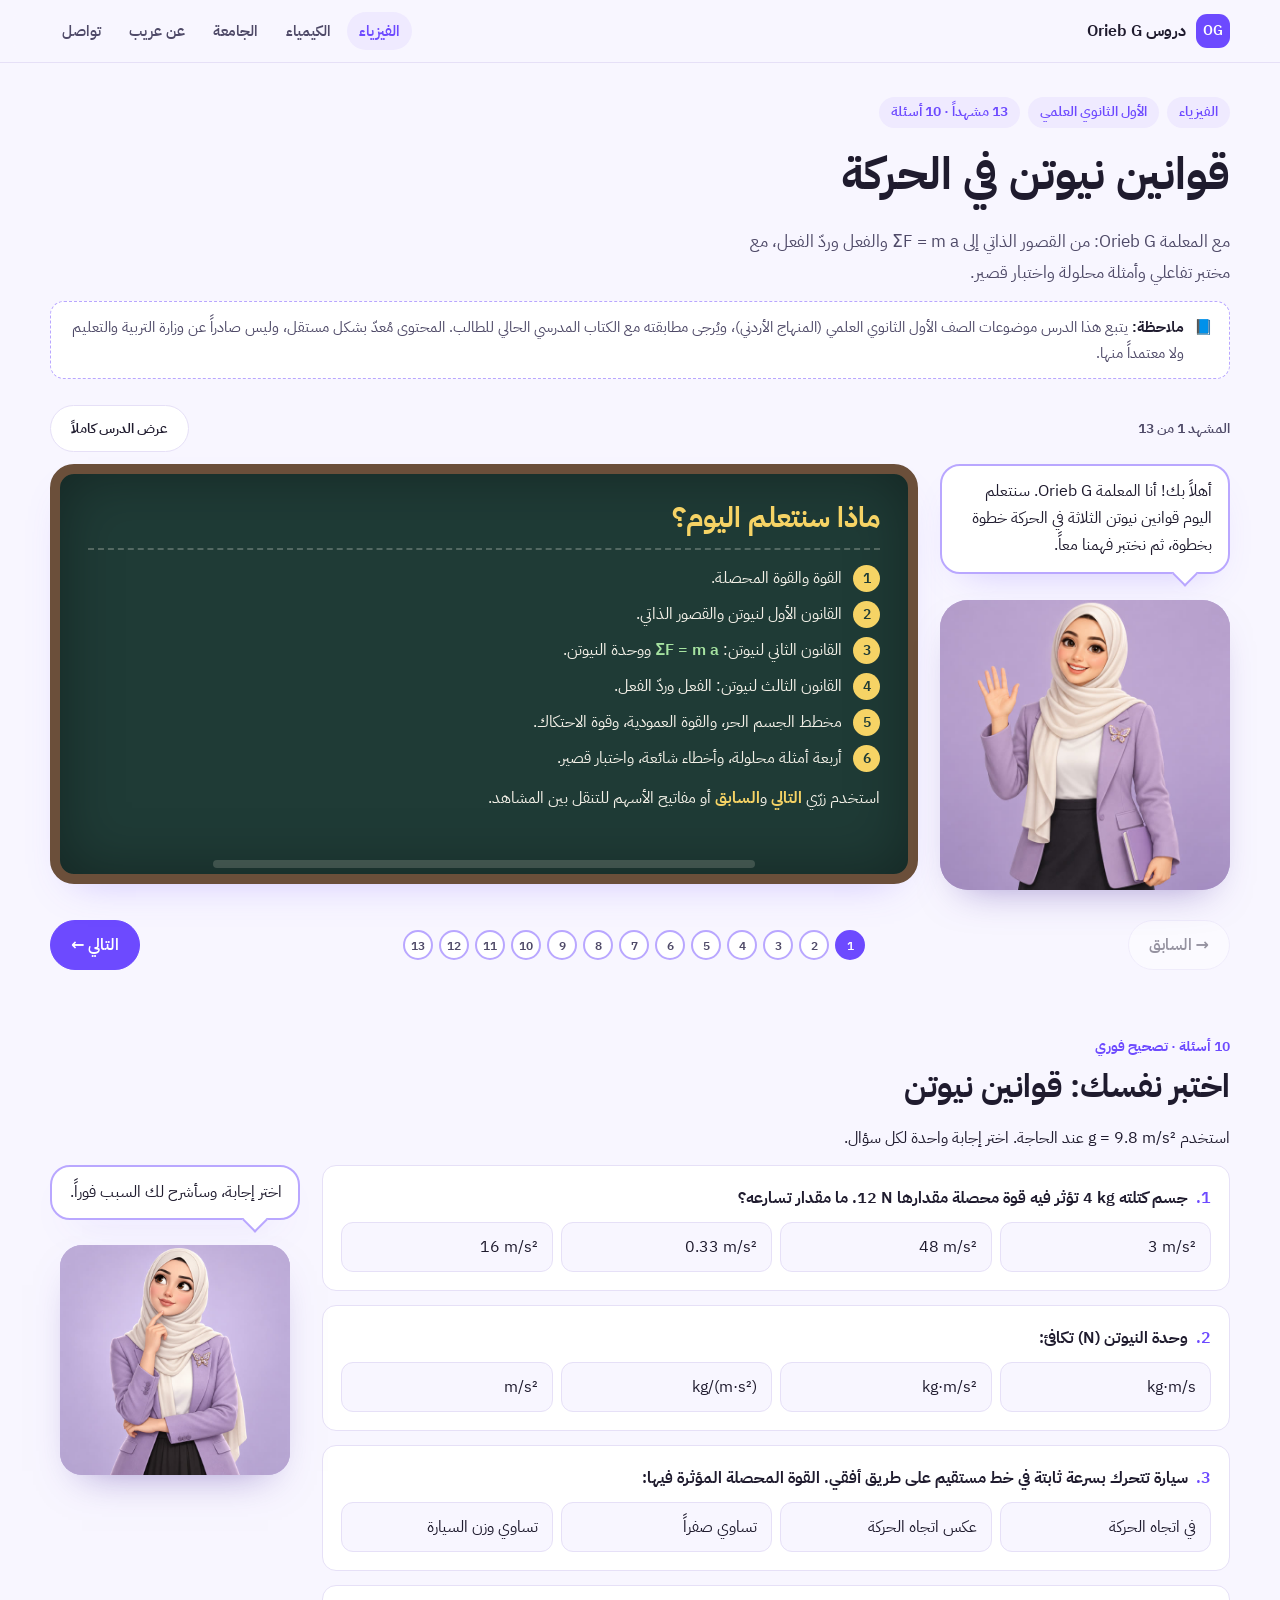
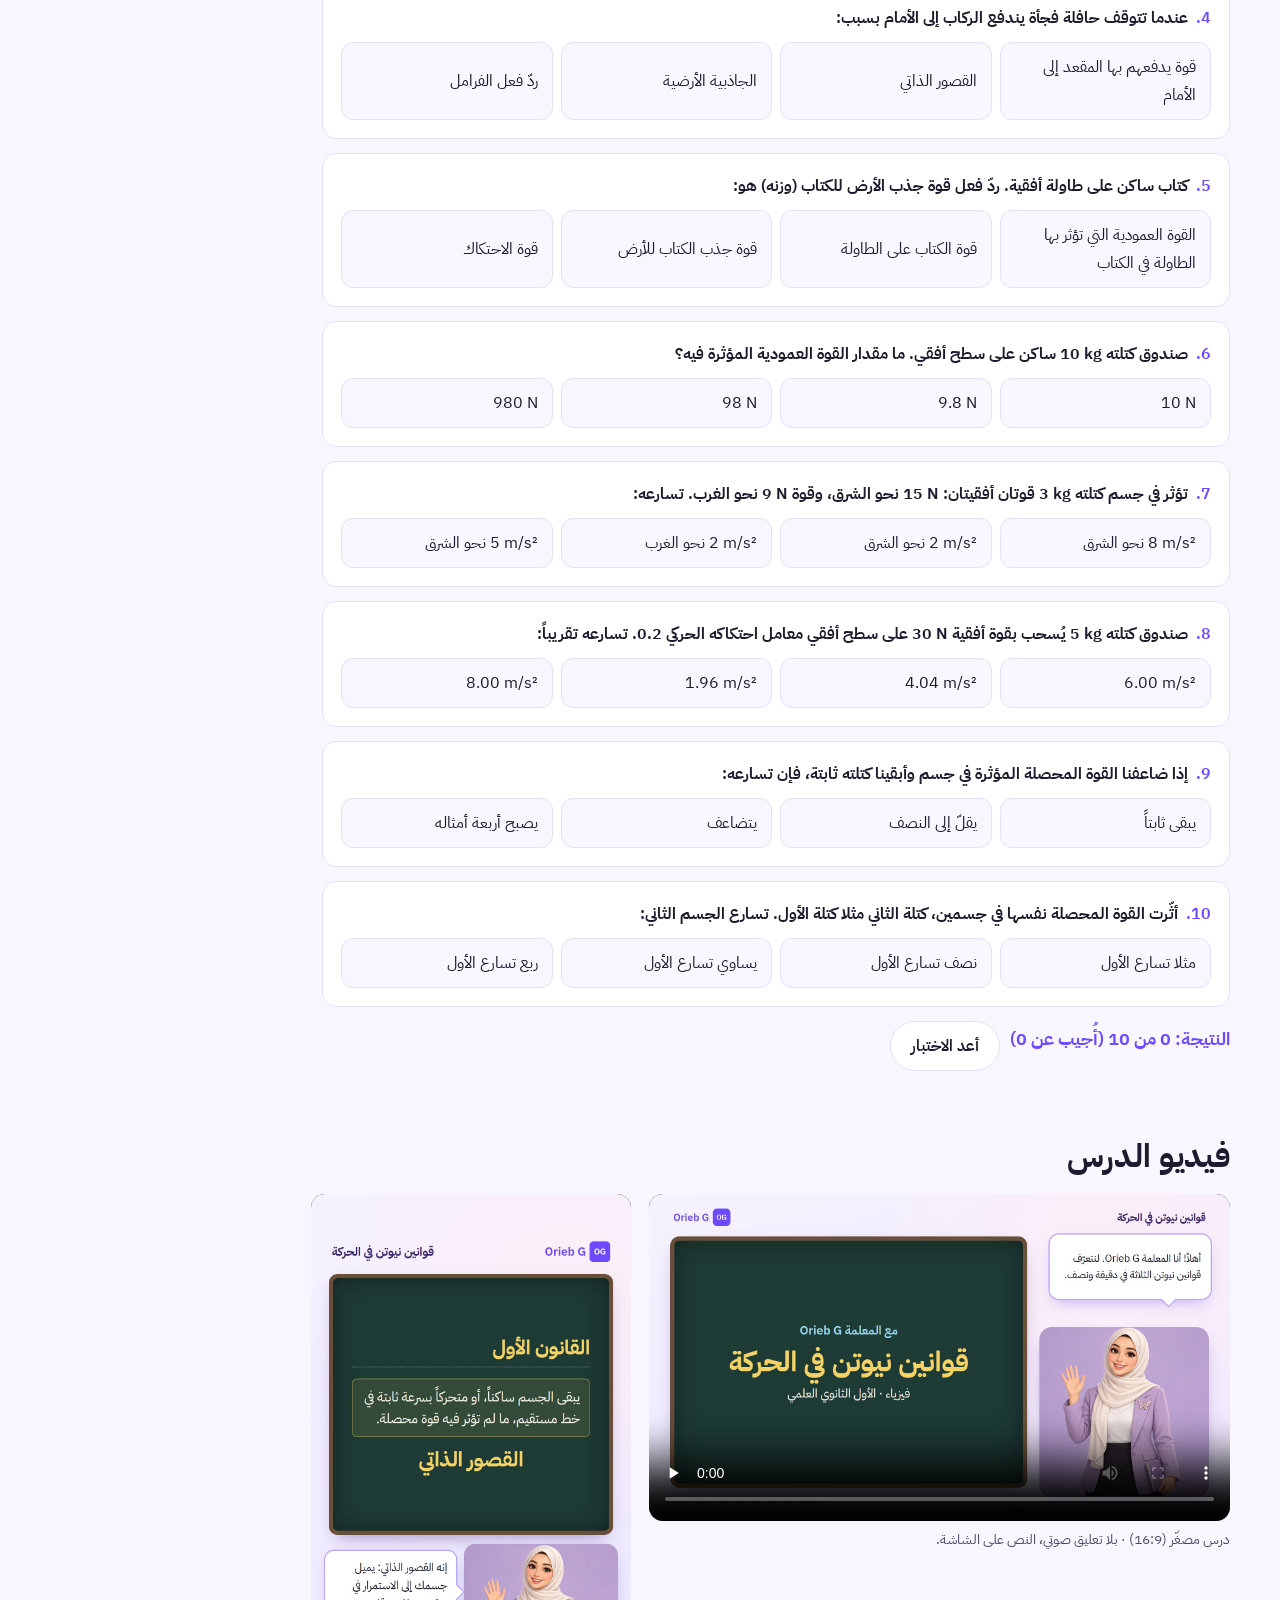
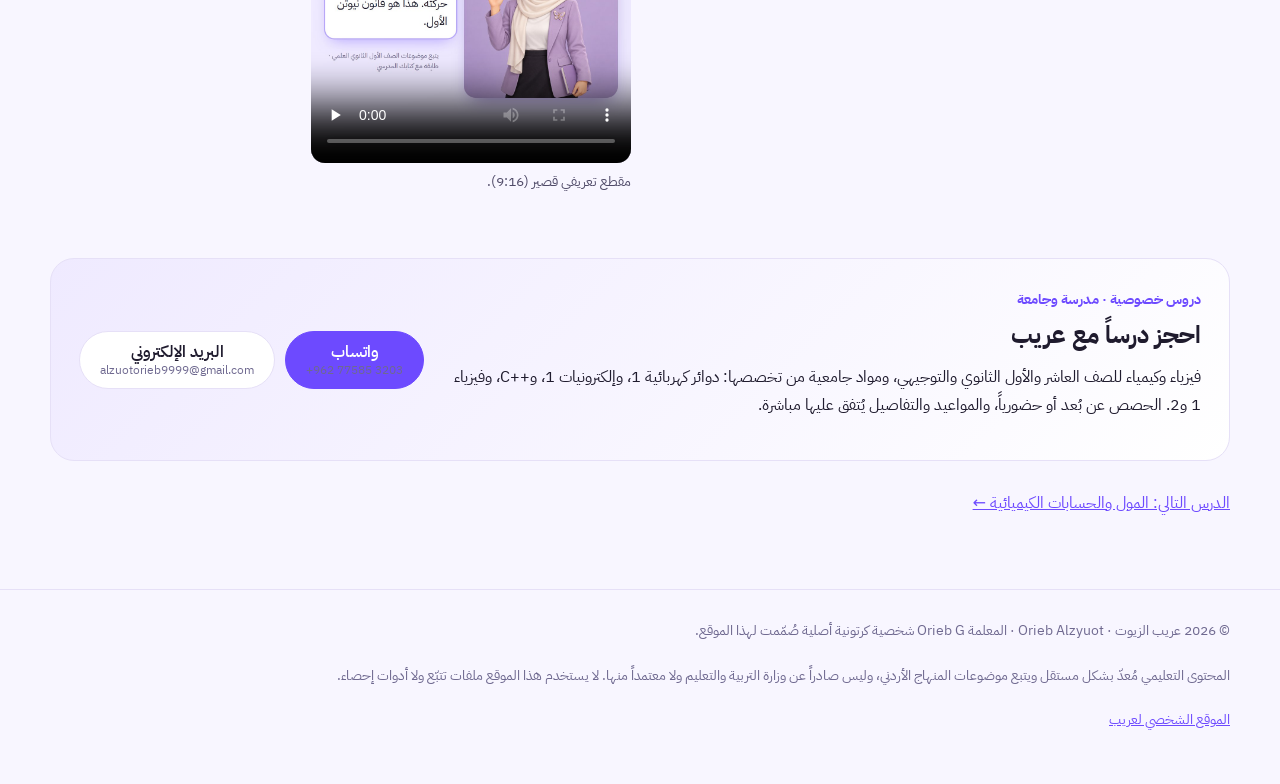
<file: physics/newton-laws/index.html>
<!doctype html>
<html lang="ar" dir="rtl">
<head>
<meta charset="utf-8">
<meta name="viewport" content="width=device-width, initial-scale=1">
<meta name="color-scheme" content="light dark">
<meta name="referrer" content="strict-origin-when-cross-origin">
<link rel="canonical" href="https://oriebalzyuot96.github.io/lessons/physics/newton-laws/">
<meta property="og:url" content="https://oriebalzyuot96.github.io/lessons/physics/newton-laws/">
<meta property="og:type" content="website">
<meta property="og:locale" content="ar_JO">
<meta property="og:image" content="https://oriebalzyuot96.github.io/lessons/assets/img/og-cover.jpg">
<meta name="twitter:card" content="summary_large_image">
<meta name="author" content="عريب الزيوت (Orieb Alzyuot)">
<link rel="icon" href="../../assets/img/favicon.svg" type="image/svg+xml">
<link rel="preload" href="../../assets/fonts/plex-arabic-400.woff2" as="font" type="font/woff2" crossorigin>
<link rel="stylesheet" href="../../assets/css/site.css">
<title>قوانين نيوتن في الحركة · دروس Orieb G</title>
<meta name="description" content="درس تفاعلي بالعربية للصف الأول الثانوي العلمي: القصور الذاتي، القوة المحصلة، القانون الثاني ΣF = m a، الفعل ورد الفعل، مخطط الجسم الحر، القوة العمودية والاحتكاك، أمثلة محلولة واختبار قصير.">
<meta property="og:title" content="قوانين نيوتن في الحركة · مع المعلمة Orieb G">
<meta property="og:description" content="درس فيزياء تفاعلي للصف الأول الثانوي العلمي مع مختبر F = m a واختبار فوري.">
</head>
<body data-page="physics">
<svg width="0" height="0" style="position:absolute" aria-hidden="true" focusable="false"><defs>
<marker id="ah-y" viewBox="0 0 10 10" refX="7" refY="5" markerWidth="5" markerHeight="5" orient="auto-start-reverse"><path d="M0 0L10 5L0 10z" fill="#f6d365"/></marker>
<marker id="ah-c" viewBox="0 0 10 10" refX="7" refY="5" markerWidth="5" markerHeight="5" orient="auto-start-reverse"><path d="M0 0L10 5L0 10z" fill="#9ad7e8"/></marker>
<marker id="ah-p" viewBox="0 0 10 10" refX="7" refY="5" markerWidth="5" markerHeight="5" orient="auto-start-reverse"><path d="M0 0L10 5L0 10z" fill="#f7a8bd"/></marker>
<marker id="ah-g" viewBox="0 0 10 10" refX="7" refY="5" markerWidth="5" markerHeight="5" orient="auto-start-reverse"><path d="M0 0L10 5L0 10z" fill="#a6e3a1"/></marker>
<marker id="ah-w" viewBox="0 0 10 10" refX="7" refY="5" markerWidth="5" markerHeight="5" orient="auto-start-reverse"><path d="M0 0L10 5L0 10z" fill="#f4f1e8"/></marker>
</defs></svg>
<a class="skip" href="#main">تخطَّ إلى المحتوى</a>
<header class="top">
  <div class="wrap">
    <a class="brand" href="../../"><i>OG</i><span>دروس Orieb G</span></a>
    <nav aria-label="التنقل الرئيسي">
      <a href="../../physics/newton-laws/" data-nav="physics" aria-current="page">الفيزياء</a>
      <a href="../../chemistry/mole/" data-nav="chemistry">الكيمياء</a>
      <a href="../../#university" data-nav="university">الجامعة</a>
      <a href="../../#about" data-nav="about">عن عريب</a>
      <a href="../../#contact" data-nav="contact">تواصل</a>
    </nav>
  </div>
</header>
<main id="main" class="wrap">
  <section class="lesson-hero" aria-labelledby="lesson-t">
    <ul class="chips"><li>الفيزياء</li><li>الأول الثانوي العلمي</li><li>13 مشهداً · 10 أسئلة</li></ul>
    <h1 id="lesson-t">قوانين نيوتن في الحركة</h1>
    <p class="lede">مع المعلمة Orieb G: من القصور الذاتي إلى <span class="ltr">ΣF = m a</span> والفعل وردّ الفعل، مع مختبر تفاعلي وأمثلة محلولة واختبار قصير.</p>
    <p class="note" role="note"><span aria-hidden="true">📘</span><span><b>ملاحظة:</b> يتبع هذا الدرس موضوعات الصف الأول الثانوي العلمي (المنهاج الأردني)، ويُرجى مطابقته مع الكتاب المدرسي الحالي للطالب. المحتوى مُعدّ بشكل مستقل، وليس صادراً عن وزارة التربية والتعليم ولا معتمداً منها.</span></p>
  </section>

  <section class="stage" data-stage aria-label="الدرس مشهداً مشهداً">
    <div class="stage-tools"><span class="counter" aria-live="polite"></span><button class="btn" type="button" data-all aria-pressed="false">عرض الدرس كاملاً</button></div>
    <div class="stage-grid">
      <div class="teacher">
        <figure class="og-card" data-pose="explaining" role="img" aria-label="المعلمة Orieb G تشرح"><div class="og-fig"><img class="on" src="../../assets/img/og/explaining.jpg" data-pose="explaining" alt="" width="640" height="640" decoding="async"><img data-src="../../assets/img/og/pointing.jpg" data-pose="pointing" alt="" width="640" height="640" decoding="async"><img data-src="../../assets/img/og/thinking.jpg" data-pose="thinking" alt="" width="640" height="640" decoding="async"><img data-src="../../assets/img/og/surprised.jpg" data-pose="surprised" alt="" width="640" height="640" decoding="async"><img data-src="../../assets/img/og/happy.jpg" data-pose="happy" alt="" width="640" height="640" decoding="async"><img data-src="../../assets/img/og/encouraging.jpg" data-pose="encouraging" alt="" width="640" height="640" decoding="async"></div></figure>
        <p class="bubble" aria-live="polite">أهلاً بك! أنا المعلمة Orieb G.</p>
      </div>
      <div class="scenes">

        <article class="scene" id="s1" data-pose="explaining" aria-labelledby="s1-t">
          <div class="board">
            <h2 id="s1-t">ماذا سنتعلم اليوم؟</h2>
            <ol class="steps">
              <li>القوة والقوة المحصلة.</li>
              <li>القانون الأول لنيوتن والقصور الذاتي.</li>
              <li>القانون الثاني لنيوتن: <span class="eq">ΣF = m a</span> ووحدة النيوتن.</li>
              <li>القانون الثالث لنيوتن: الفعل وردّ الفعل.</li>
              <li>مخطط الجسم الحر، والقوة العمودية، وقوة الاحتكاك.</li>
              <li>أربعة أمثلة محلولة، وأخطاء شائعة، واختبار قصير.</li>
            </ol>
            <p>استخدم زرّي <b>التالي</b> و<b>السابق</b> أو مفاتيح الأسهم للتنقل بين المشاهد.</p>
          </div>
          <p class="say">أهلاً بك! أنا المعلمة Orieb G. سنتعلم اليوم قوانين نيوتن الثلاثة في الحركة خطوة بخطوة، ثم نختبر فهمنا معاً.</p>
        </article>

        <article class="scene" id="s2" data-pose="pointing" aria-labelledby="s2-t">
          <div class="board">
            <h2 id="s2-t">القوة والقوة المحصلة</h2>
            <p class="def"><b>القوة:</b> مؤثر (دفع أو سحب) يغيّر أو يحاول أن يغيّر الحالة الحركية للجسم. القوة <b>كمية متجهة</b> لها مقدار واتجاه، ووحدة قياسها <b>النيوتن (N)</b>.</p>
            <p class="def"><b>القوة المحصلة (ΣF):</b> المجموع المتجهي لجميع القوى المؤثرة في الجسم.</p>
            <div class="two">
              <svg class="dia" viewBox="0 0 520 210" role="img" aria-label="صندوق تؤثر فيه قوة 10 نيوتن نحو اليمين وقوة 4 نيوتن نحو اليسار، فالمحصلة 6 نيوتن نحو اليمين">
                <rect x="220" y="60" width="80" height="80" rx="8" fill="#6b8f71" stroke="#f4f1e8" stroke-width="2"/>
                <line class="grow" style="--len:160" x1="300" y1="100" x2="456" y2="100" stroke="#f6d365" stroke-width="6" marker-end="url(#ah-y)"/>
                <text x="380" y="84" fill="#f6d365" font-size="20" text-anchor="middle">⁦10 N⁩</text>
                <line class="grow" style="--len:64;--d:.4s" x1="220" y1="100" x2="160" y2="100" stroke="#f7a8bd" stroke-width="6" marker-end="url(#ah-p)"/>
                <text x="186" y="84" fill="#f7a8bd" font-size="20" text-anchor="middle">⁦4 N⁩</text>
                <line class="grow" style="--len:96;--d:1s" x1="212" y1="182" x2="304" y2="182" stroke="#a6e3a1" stroke-width="6" marker-end="url(#ah-g)"/>
                <text class="pop" style="--d:1.4s" x="380" y="190" fill="#a6e3a1" font-size="20" text-anchor="middle">⁦ΣF = 6 N⁩</text>
              </svg>
              <div>
                <p>قوتان متعاكستان: نطرح المقدارين، واتجاه المحصلة باتجاه القوة الأكبر.</p>
                <p><span class="eq">⁦ΣF = 10 − 4 = 6 N⁩</span> نحو اليمين.</p>
                <p>قوتان في الاتجاه نفسه: نجمعهما، <span class="eq">⁦10 + 4 = 14 N⁩</span>.</p>
              </div>
            </div>
          </div>
          <p class="say">انظر إلى الصندوق: قوة ⁦10 N⁩ نحو اليمين وقوة ⁦4 N⁩ نحو اليسار. القوتان متعاكستان، فنطرح، والمحصلة ⁦6 N⁩ نحو اليمين.</p>
        </article>

        <article class="scene" id="s3" data-pose="surprised" aria-labelledby="s3-t">
          <div class="board">
            <h2 id="s3-t">القانون الأول لنيوتن: القصور الذاتي</h2>
            <p class="law">يبقى الجسم الساكن ساكناً، ويبقى الجسم المتحرك متحركاً بسرعة ثابتة في خط مستقيم، ما لم تؤثر فيه قوة محصلة تغيّر حالته الحركية.</p>
            <div class="two">
              <svg class="dia" viewBox="0 0 520 220" role="img" aria-label="حافلة تتوقف فجأة فيميل الراكب إلى الأمام">
                <line x1="0" y1="196" x2="520" y2="196" stroke="#cfd8cf" stroke-width="3" stroke-dasharray="18 12"/>
                <g class="bus">
                  <rect x="90" y="62" width="320" height="120" rx="18" fill="#f6d365"/>
                  <rect x="112" y="80" width="70" height="50" rx="6" fill="#9ad7e8"/><rect x="196" y="80" width="70" height="50" rx="6" fill="#9ad7e8"/><rect x="280" y="80" width="70" height="50" rx="6" fill="#9ad7e8"/>
                  <rect x="364" y="80" width="34" height="62" rx="6" fill="#9ad7e8"/>
                  <g class="rider"><rect x="306" y="104" width="22" height="26" rx="6" fill="#b9a6dc"/><circle cx="317" cy="96" r="10" fill="#f5f0e8" stroke="#d3c5b1" stroke-width="2"/></g>
                  <circle cx="160" cy="184" r="18" fill="#2b2b2b" stroke="#cfd8cf" stroke-width="4"/><circle cx="350" cy="184" r="18" fill="#2b2b2b" stroke="#cfd8cf" stroke-width="4"/>
                </g>
                <text class="ar" x="470" y="40" fill="#f7a8bd" font-size="18" text-anchor="middle">توقّف</text>
              </svg>
              <div>
                <p class="def"><b>القصور الذاتي:</b> ممانعة الجسم لأي تغيير في حالته الحركية. كلما زادت <b>كتلة</b> الجسم زاد قصوره الذاتي.</p>
                <p>إذا كانت <span class="eq">⁦ΣF = 0⁩</span> فالجسم في حالة <b>اتزان</b>: إما ساكن، وإما يتحرك بسرعة ثابتة مقداراً واتجاهاً.</p>
              </div>
            </div>
          </div>
          <p class="say">عندما تتوقف الحافلة فجأة يندفع جسمك إلى الأمام. لا توجد قوة تدفعك إلى الأمام، بل يميل جسمك إلى الاستمرار في حركته. هذا هو القصور الذاتي!</p>
        </article>

        <article class="scene" id="s4" data-pose="pointing" aria-labelledby="s4-t">
          <div class="board">
            <h2 id="s4-t">القانون الثاني لنيوتن</h2>
            <p class="law">تسارع الجسم يتناسب طردياً مع القوة المحصلة المؤثرة فيه، وعكسياً مع كتلته، ويكون في اتجاه القوة المحصلة.</p>
            <p class="formula">ΣF = m a</p>
            <table>
              <thead><tr><th>الرمز</th><th>الكمية</th><th>الوحدة</th></tr></thead>
              <tbody>
                <tr><td><span class="eq">ΣF</span></td><td>القوة المحصلة</td><td><span class="eq">N</span> (نيوتن)</td></tr>
                <tr><td><span class="eq">m</span></td><td>الكتلة</td><td><span class="eq">kg</span></td></tr>
                <tr><td><span class="eq">a</span></td><td>التسارع</td><td><span class="eq">m/s²</span></td></tr>
              </tbody>
            </table>
            <p><span class="eq">⁦1 N = 1 kg·m/s²⁩</span>: النيوتن الواحد هو القوة المحصلة التي تُكسب جسماً كتلته <span class="eq">⁦1 kg⁩</span> تسارعاً مقداره <span class="eq">⁦1 m/s²⁩</span>.</p>
            <p>الوزن قوة أيضاً: <span class="eq">W = m g</span>، حيث <span class="eq">⁦g ≈ 9.8 m/s²⁩</span> قرب سطح الأرض.</p>
            <svg class="dia" viewBox="0 0 520 170" role="img" aria-label="القوة نفسها تؤثر في عربة كتلتها 1 كغ وأخرى كتلتها 3 كغ؛ الخفيفة تقطع مسافة أكبر بثلاث مرات">
              <line x1="20" y1="70" x2="500" y2="70" stroke="#cfd8cf" stroke-width="2" opacity=".5"/><line x1="20" y1="155" x2="500" y2="155" stroke="#cfd8cf" stroke-width="2" opacity=".5"/>
              <g class="cart-a"><rect x="400" y="34" width="44" height="30" rx="6" fill="#9ad7e8"/><circle cx="410" cy="66" r="5" fill="#f4f1e8"/><circle cx="434" cy="66" r="5" fill="#f4f1e8"/><text x="422" y="55" font-size="13" text-anchor="middle" fill="#1f3b36">⁦1 kg⁩</text><line x1="400" y1="49" x2="370" y2="49" stroke="#f6d365" stroke-width="5" marker-end="url(#ah-y)"/></g>
              <g class="cart-b"><rect x="380" y="105" width="84" height="44" rx="6" fill="#f7a8bd"/><circle cx="396" cy="151" r="5" fill="#f4f1e8"/><circle cx="448" cy="151" r="5" fill="#f4f1e8"/><text x="422" y="133" font-size="13" text-anchor="middle" fill="#1f3b36">⁦3 kg⁩</text><line x1="380" y1="127" x2="350" y2="127" stroke="#f6d365" stroke-width="5" marker-end="url(#ah-y)"/></g>
              <text class="ar" x="490" y="22" font-size="14" fill="#f6d365" text-anchor="start">القوة نفسها F</text>
            </svg>
          </div>
          <p class="say">القوة نفسها تسرّع العربة الخفيفة أكثر من الثقيلة. إذا ضاعفنا القوة المحصلة تضاعف التسارع، وإذا ضاعفنا الكتلة قلّ التسارع إلى النصف.</p>
        </article>

        <article class="scene" id="s5" data-pose="explaining" aria-labelledby="s5-t">
          <div class="board">
            <h2 id="s5-t">مختبر <span class="ltr">F = m a</span> التفاعلي</h2>
            <div class="lab" data-sandbox>
              <div class="ctl"><label for="sb-f">القوة المؤثرة الأفقية F</label><output data-out="f" for="sb-f"></output><input id="sb-f" name="force" type="range" min="0" max="60" step="1" value="20"></div>
              <div class="ctl"><label for="sb-m">كتلة الصندوق m</label><output data-out="m" for="sb-m"></output><input id="sb-m" name="mass" type="range" min="1" max="20" step="0.5" value="5"></div>
              <label class="check"><input type="checkbox" name="rough"> سطح خشن (معامل الاحتكاك 0.2)</label>
              <svg viewBox="0 0 600 210" role="img" aria-label="صندوق على مسار أفقي مع أسهم القوة والاحتكاك" style="width:100%;height:auto;margin-top:8px">
                <line x1="10" y1="181" x2="590" y2="181" stroke="#cfd8cf" stroke-width="3"/>
                <g class="sb-move"><g class="sb-block"><rect x="0" y="0" width="60" height="60" rx="6" fill="#b9a6dc" stroke="#f4f1e8" stroke-width="2"/></g>
                  <line class="sb-f" x1="130" y1="140" x2="190" y2="140" stroke="#f6d365" stroke-width="6" marker-end="url(#ah-y)"/>
                  <text class="sb-fl" x="200" y="128" fill="#f6d365" font-size="18"></text>
                  <line class="sb-fr" x1="130" y1="170" x2="90" y2="170" stroke="#f7a8bd" stroke-width="6" marker-end="url(#ah-p)"/>
                  <text class="sb-frl" x="80" y="160" fill="#f7a8bd" font-size="16" text-anchor="end"></text>
                </g>
              </svg>
              <div class="readout" aria-live="polite">
                <div><small>الاحتكاك f</small><b data-out="fr"></b></div>
                <div><small>القوة المحصلة ΣF</small><b data-out="net"></b></div>
                <div><small>التسارع a = ΣF ÷ m</small><b data-out="a"></b></div>
                <div><small>السرعة بعد ⁦2 s⁩ من السكون</small><b data-out="v"></b></div>
              </div>
              <p class="msg"></p>
              <button class="btn" type="button" data-restart>أعد الحركة من البداية</button>
            </div>
            <p style="font-size:.9rem">للتبسيط: <span class="eq">⁦g = 9.8 m/s²⁩</span>، ونفترض أن معامل الاحتكاك السكوني يساوي الحركي ⁦(0.2)⁩. يبدأ الصندوق من السكون.</p>
          </div>
          <p class="say">جرّب بنفسك! غيّر القوة والكتلة وراقب التسارع. ثم فعّل السطح الخشن لترى كيف يقلّل الاحتكاك القوة المحصلة.</p>
        </article>

        <article class="scene" id="s6" data-pose="pointing" aria-labelledby="s6-t">
          <div class="board">
            <h2 id="s6-t">القانون الثالث لنيوتن: الفعل وردّ الفعل</h2>
            <p class="law">لكل فعل ردّ فعل، مساوٍ له في المقدار ومعاكس له في الاتجاه.</p>
            <div class="two">
              <svg class="dia" viewBox="0 0 520 200" role="img" aria-label="متزلجتان تدفع إحداهما الأخرى بقوتين متساويتين متعاكستين؛ الأخف تبتعد أكثر">
                <line x1="0" y1="186" x2="520" y2="186" stroke="#9ad7e8" stroke-width="3" opacity=".6"/>
                <g class="sk-l"><circle cx="200" cy="58" r="20" fill="#f5f0e8"/><rect x="176" y="80" width="48" height="80" rx="16" fill="#9ad7e8"/><line x1="222" y1="100" x2="252" y2="100" stroke="#9ad7e8" stroke-width="12" stroke-linecap="round"/><line x1="186" y1="160" x2="186" y2="184" stroke="#f4f1e8" stroke-width="7"/><line x1="214" y1="160" x2="214" y2="184" stroke="#f4f1e8" stroke-width="7"/><text x="200" y="128" font-size="13" text-anchor="middle" fill="#1f3b36">⁦60 kg⁩</text><line x1="240" y1="78" x2="190" y2="78" stroke="#f7a8bd" stroke-width="5" marker-end="url(#ah-p)" opacity=".95"/></g>
                <g class="sk-r"><circle cx="300" cy="78" r="16" fill="#f5f0e8"/><rect x="282" y="96" width="36" height="64" rx="13" fill="#f7a8bd"/><line x1="284" y1="110" x2="258" y2="104" stroke="#f7a8bd" stroke-width="10" stroke-linecap="round"/><line x1="292" y1="160" x2="292" y2="184" stroke="#f4f1e8" stroke-width="6"/><line x1="308" y1="160" x2="308" y2="184" stroke="#f4f1e8" stroke-width="6"/><text x="300" y="134" font-size="12" text-anchor="middle" fill="#1f3b36">⁦30 kg⁩</text><line x1="262" y1="58" x2="312" y2="58" stroke="#9ad7e8" stroke-width="5" marker-end="url(#ah-c)"/></g>
              </svg>
              <ul>
                <li>قوتا الفعل وردّ الفعل <b>متساويتان مقداراً ومتعاكستان اتجاهاً</b> ومن النوع نفسه.</li>
                <li>تؤثران في <b>جسمين مختلفين</b>؛ لذلك لا تلغي إحداهما الأخرى.</li>
                <li>أمثلة: السبّاح يدفع الماء إلى الخلف فيدفعه الماء إلى الأمام. قدمك تدفع الأرض إلى الخلف فتدفعك الأرض إلى الأمام فتمشي. الصاروخ يدفع الغازات إلى الأسفل فتدفعه الغازات إلى الأعلى.</li>
              </ul>
            </div>
          </div>
          <p class="say">عندما تدفع صديقتك وأنتما على الجليد، تدفعك هي بالقوة نفسها في الاتجاه المعاكس. القوتان متساويتان، لكن الأخف كتلةً يكتسب تسارعاً أكبر فيبتعد أكثر.</p>
        </article>

        <article class="scene" id="s7" data-pose="pointing" aria-labelledby="s7-t">
          <div class="board">
            <h2 id="s7-t">مخطط الجسم الحر</h2>
            <p class="def">رسم مبسّط يمثّل الجسم بنقطة أو صندوق، وتُرسم عليه <b>جميع القوى المؤثرة فيه فقط</b> (لا القوى التي يؤثر بها هو في غيره)، كلّ قوة بسهم يبدأ من الجسم في اتجاهها.</p>
            <div class="two">
              <svg class="dia" viewBox="0 0 520 260" role="img" aria-label="مخطط الجسم الحر لصندوق يُسحب على أرض أفقية: الوزن للأسفل، القوة العمودية للأعلى، قوة السحب نحو اليمين، والاحتكاك نحو اليسار">
                <line x1="40" y1="170" x2="480" y2="170" stroke="#cfd8cf" stroke-width="2" stroke-dasharray="8 8" opacity=".5"/>
                <rect x="220" y="90" width="80" height="80" rx="8" fill="#6b8f71" stroke="#f4f1e8" stroke-width="2"/>
                <circle cx="260" cy="130" r="5" fill="#f4f1e8"/>
                <line class="grow" style="--len:110;--d:.2s" x1="260" y1="130" x2="260" y2="240" stroke="#f7a8bd" stroke-width="6" marker-end="url(#ah-p)"/>
                <text class="pop" style="--d:.6s" x="276" y="236" fill="#f7a8bd" font-size="20">W = m g</text>
                <line class="grow" style="--len:110;--d:.8s" x1="260" y1="130" x2="260" y2="20" stroke="#9ad7e8" stroke-width="6" marker-end="url(#ah-c)"/>
                <text class="pop" style="--d:1.2s" x="276" y="30" fill="#9ad7e8" font-size="20">F<tspan font-size="14" dy="5">N</tspan></text>
                <line class="grow" style="--len:150;--d:1.4s" x1="260" y1="130" x2="410" y2="130" stroke="#f6d365" stroke-width="6" marker-end="url(#ah-y)"/>
                <text class="pop" style="--d:1.8s" x="420" y="120" fill="#f6d365" font-size="20">F</text>
                <line class="grow" style="--len:100;--d:2s" x1="260" y1="150" x2="160" y2="150" stroke="#a6e3a1" stroke-width="6" marker-end="url(#ah-g)"/>
                <text class="pop" style="--d:2.4s" x="150" y="142" fill="#a6e3a1" font-size="20" text-anchor="end">f<tspan font-size="14" dy="5">k</tspan></text>
              </svg>
              <ol class="steps">
                <li>حدّد الجسم المدروس.</li>
                <li>ارسم الوزن <span class="eq">W</span> رأسياً إلى الأسفل.</li>
                <li>ارسم القوة العمودية <span class="eq">F<sub>N</sub></span> عمودية على سطح التلامس.</li>
                <li>ارسم قوى الدفع أو السحب المؤثرة.</li>
                <li>ارسم الاحتكاك معاكساً للحركة أو لميل الجسم للحركة.</li>
              </ol>
            </div>
          </div>
          <p class="say">لنرسم معاً مخطط الجسم الحر لصندوق يُسحب على أرض أفقية: الوزن إلى الأسفل، والقوة العمودية إلى الأعلى، وقوة السحب، والاحتكاك عكسها.</p>
        </article>

        <article class="scene" id="s8" data-pose="thinking" aria-labelledby="s8-t">
          <div class="board">
            <h2 id="s8-t">القوة العمودية وقوة الاحتكاك</h2>
            <p class="def"><b>القوة العمودية <span class="eq">F<sub>N</sub></span>:</b> قوة يؤثر بها السطح في الجسم الملامس له، وتكون عمودية على سطح التلامس. على سطح أفقي، وعند عدم وجود قوى رأسية أخرى أو تسارع رأسي: <span class="eq">F<sub>N</sub> = W = m g</span>.</p>
            <p class="def"><b>قوة الاحتكاك:</b> قوة تنشأ بين سطحين متلامسين، وتعاكس الحركة أو ميل الجسم للحركة.</p>
            <table>
              <thead><tr><th>النوع</th><th>متى؟</th><th>العلاقة</th></tr></thead>
              <tbody>
                <tr><td>الاحتكاك السكوني</td><td>قبل بدء الحركة، يمنع الجسم من الانزلاق</td><td><span class="eq">f<sub>s</sub> ≤ μ<sub>s</sub> F<sub>N</sub></span></td></tr>
                <tr><td>الاحتكاك الحركي</td><td>أثناء انزلاق الجسم</td><td><span class="eq">f<sub>k</sub> = μ<sub>k</sub> F<sub>N</sub></span></td></tr>
              </tbody>
            </table>
            <p><span class="eq">μ</span> معامل الاحتكاك: <b>بلا وحدة</b>، ويعتمد على طبيعة السطحين المتلامسين، وعادةً <span class="eq">μ<sub>s</sub> &gt; μ<sub>k</sub></span>.</p>
          </div>
          <p class="say">لاحظ أن الاحتكاك يعتمد على القوة العمودية وعلى نوع السطحين. والاحتكاك السكوني يزداد حتى قيمة عظمى، فإذا تجاوزتها القوة المؤثرة بدأ الجسم بالحركة.</p>
        </article>

        <article class="scene" id="s9" data-pose="explaining" aria-labelledby="s9-t">
          <div class="board">
            <h2 id="s9-t">مثالان محلولان ⁦(1)⁩ و⁦(2)⁩</h2>
            <p class="q"><b>مثال 1:</b> تؤثر قوة محصلة أفقية مقدارها <span class="eq">⁦20 N⁩</span> في عربة كتلتها <span class="eq">⁦5 kg⁩</span> على سطح أملس. احسب تسارع العربة.</p>
            <p><span class="eq">⁦a = ΣF ÷ m = 20 ÷ 5 = 4 m/s²⁩</span>، في اتجاه القوة. <span class="ans ltr">⁦a = 4 m/s²⁩</span></p>
            <p class="q"><b>مثال 2:</b> يؤثر في صندوق كتلته <span class="eq">⁦6 kg⁩</span> على سطح أملس قوتان أفقيتان: <span class="eq">⁦30 N⁩</span> نحو الشرق و<span class="eq">⁦12 N⁩</span> نحو الغرب. احسب تسارعه.</p>
            <ol class="steps">
              <li>القوة المحصلة: <span class="eq">⁦ΣF = 30 − 12 = 18 N⁩</span> نحو الشرق.</li>
              <li>التسارع: <span class="eq">⁦a = 18 ÷ 6 = 3 m/s²⁩</span> نحو الشرق. <span class="ans ltr">⁦a = 3 m/s²⁩</span></li>
            </ol>
          </div>
          <p class="say">في كل مسألة نبدأ بإيجاد القوة المحصلة أولاً، ثم نقسمها على الكتلة. انتبه دائماً إلى اتجاه كل قوة.</p>
        </article>

        <article class="scene" id="s10" data-pose="pointing" aria-labelledby="s10-t">
          <div class="board">
            <h2 id="s10-t">مثال محلول ⁦(3)⁩: مع الاحتكاك</h2>
            <p class="q"><b>مثال 3:</b> صندوق كتلته <span class="eq">⁦10 kg⁩</span> على أرض أفقية، يُسحب بقوة أفقية مقدارها <span class="eq">⁦50 N⁩</span>. إذا كان معامل الاحتكاك الحركي <span class="eq">0.3</span>، و<span class="eq">⁦g = 9.8 m/s²⁩</span>، فاحسب تسارع الصندوق.</p>
            <ol class="steps">
              <li>القوة العمودية: <span class="eq">F<sub>N</sub> ⁦= m g = 10 × 9.8 = 98 N⁩</span></li>
              <li>الاحتكاك الحركي: <span class="eq">f<sub>k</sub> = μ<sub>k</sub> F<sub>N</sub> ⁦= 0.3 × 98 = 29.4 N⁩</span></li>
              <li>القوة المحصلة: <span class="eq">⁦ΣF = 50 − 29.4 = 20.6 N⁩</span> في اتجاه السحب.</li>
              <li>التسارع: <span class="eq">⁦a = 20.6 ÷ 10 = 2.06 m/s²⁩</span> <span class="ans ltr">⁦a = 2.06 m/s²⁩</span></li>
            </ol>
          </div>
          <p class="say">مع الاحتكاك لا نقسم القوة المؤثرة مباشرة على الكتلة؛ نطرح الاحتكاك أولاً لنحصل على القوة المحصلة.</p>
        </article>

        <article class="scene" id="s11" data-pose="explaining" aria-labelledby="s11-t">
          <div class="board">
            <h2 id="s11-t">مثال محلول ⁦(4)⁩: من التسارع إلى القوة</h2>
            <p class="q"><b>مثال 4:</b> سيارة كتلتها <span class="eq">⁦1200 kg⁩</span> تتسارع بانتظام على طريق مستقيم من السكون إلى سرعة <span class="eq">⁦20 m/s⁩</span> خلال <span class="eq">⁦8 s⁩</span>. ما مقدار القوة المحصلة المؤثرة فيها؟</p>
            <ol class="steps">
              <li>التسارع: <span class="eq">⁦a = Δv ÷ Δt = (20 − 0) ÷ 8 = 2.5 m/s²⁩</span></li>
              <li>القوة المحصلة: <span class="eq">⁦ΣF = m a = 1200 × 2.5 = 3000 N⁩</span> في اتجاه الحركة. <span class="ans ltr">⁦ΣF = 3000 N = 3 kN⁩</span></li>
            </ol>
            <p>تحقّق من الوحدات: <span class="eq">kg × m/s² = N</span> ✓</p>
          </div>
          <p class="say">أحياناً تعطينا المسألة تغيّر السرعة والزمن، فنحسب التسارع أولاً ثم نطبّق القانون الثاني.</p>
        </article>

        <article class="scene" id="s12" data-pose="thinking" aria-labelledby="s12-t">
          <div class="board">
            <h2 id="s12-t">أخطاء شائعة</h2>
            <ul class="myth">
              <li><span class="x">✗ «الحركة تحتاج إلى قوة مستمرة».</span> <span class="v">✓</span> الجسم الذي يتحرك بسرعة ثابتة في خط مستقيم تكون القوة المحصلة المؤثرة فيه صفراً.</li>
              <li><span class="x">✗ «الفعل وردّ الفعل يلغي أحدهما الآخر».</span> <span class="v">✓</span> لا يلغيان؛ لأنهما يؤثران في جسمين مختلفين.</li>
              <li><span class="x">✗ «القوة العمودية تساوي الوزن دائماً».</span> <span class="v">✓</span> تساويه على سطح أفقي فقط عند عدم وجود قوى رأسية أخرى أو تسارع رأسي.</li>
              <li><span class="x">✗ «الوزن والقوة العمودية زوج فعل وردّ فعل».</span> <span class="v">✓</span> كلاهما يؤثر في الجسم نفسه؛ ردّ فعل الوزن هو قوة جذب الجسم للأرض.</li>
              <li><span class="x">✗ «الكتلة والوزن شيء واحد».</span> <span class="v">✓</span> الكتلة كمية قياسية تقاس بـ <span class="eq">kg</span>، والوزن قوة تقاس بـ <span class="eq">N</span> (<span class="eq">W = m g</span>).</li>
              <li><span class="x">✗ «إذا كانت السرعة صفراً فالقوة المحصلة صفر».</span> <span class="v">✓</span> كرة مقذوفة رأسياً تكون سرعتها صفراً لحظياً عند أعلى نقطة، ومع ذلك يؤثر فيها وزنها.</li>
            </ul>
          </div>
          <p class="say">هذه أخطاء يقع فيها كثير من الطلاب. فكّر في كل واحدة منها: لماذا تبدو صحيحة؟ ولماذا هي خاطئة؟</p>
        </article>

        <article class="scene" id="s13" data-pose="happy" aria-labelledby="s13-t">
          <div class="board">
            <h2 id="s13-t">الخلاصة</h2>
            <ul>
              <li><b>القانون الأول:</b> إذا كانت <span class="eq">⁦ΣF = 0⁩</span> يحافظ الجسم على حالته الحركية (القصور الذاتي).</li>
              <li><b>القانون الثاني:</b> <span class="eq">ΣF = m a</span>، و<span class="eq">⁦1 N = 1 kg·m/s²⁩</span>.</li>
              <li><b>القانون الثالث:</b> الفعل وردّ الفعل متساويان مقداراً، متعاكسان اتجاهاً، ويؤثران في جسمين مختلفين.</li>
              <li><b>مخطط الجسم الحر:</b> القوى المؤثرة في الجسم فقط.</li>
              <li><b>الاحتكاك:</b> <span class="eq">f<sub>k</sub> = μ<sub>k</sub> F<sub>N</sub></span>، و<span class="eq">F<sub>N</sub> = m g</span> على سطح أفقي في أبسط الحالات.</li>
            </ul>
            <p><a class="btn primary" href="#quiz">انتقل إلى الاختبار القصير</a></p>
          </div>
          <p class="say">أحسنت! أنهيت الدرس. الآن جرّب الاختبار القصير، وسأخبرك فوراً إن كانت إجابتك صحيحة ولماذا.</p>
        </article>

      </div>
    </div>
    <nav class="stage-nav" aria-label="التنقل بين المشاهد">
      <button class="btn" type="button" data-prev>→ السابق</button>
      <ol class="dots"></ol>
      <button class="btn primary" type="button" data-next>التالي ←</button>
    </nav>
  </section>

  <section class="sec" id="quiz" data-quiz aria-labelledby="quiz-t">
    <span class="kicker">10 أسئلة · تصحيح فوري</span>
    <h2 id="quiz-t">اختبر نفسك: قوانين نيوتن</h2>
    <p>استخدم <span class="eq ltr">⁦g = 9.8 m/s²⁩</span> عند الحاجة. اختر إجابة واحدة لكل سؤال.</p>
    <div class="quiz-grid">
      <ol class="qs">
        <li><fieldset><legend>جسم كتلته ⁦4 kg⁩ تؤثر فيه قوة محصلة مقدارها ⁦12 N⁩. ما مقدار تسارعه؟</legend><div class="opts">
          <button class="opt" type="button" data-ok><span class="ltr">⁦3 m/s²⁩</span></button><button class="opt" type="button"><span class="ltr">⁦48 m/s²⁩</span></button><button class="opt" type="button"><span class="ltr">⁦0.33 m/s²⁩</span></button><button class="opt" type="button"><span class="ltr">⁦16 m/s²⁩</span></button></div>
          <p class="fb" hidden><b class="verdict"></b><span class="ltr">⁦a = ΣF ÷ m = 12 ÷ 4 = 3 m/s²⁩</span>. (الضرب يعطي 48 وهو خطأ شائع.)</p></fieldset></li>
        <li><fieldset><legend>وحدة النيوتن (N) تكافئ:</legend><div class="opts">
          <button class="opt" type="button"><span class="ltr">kg·m/s</span></button><button class="opt" type="button" data-ok><span class="ltr">kg·m/s²</span></button><button class="opt" type="button"><span class="ltr">kg/(m·s²)</span></button><button class="opt" type="button"><span class="ltr">m/s²</span></button></div>
          <p class="fb" hidden><b class="verdict"></b>من <span class="ltr">ΣF = m a</span>: وحدة القوة = <span class="ltr">kg × m/s² = kg·m/s²</span>.</p></fieldset></li>
        <li><fieldset><legend>سيارة تتحرك بسرعة ثابتة في خط مستقيم على طريق أفقي. القوة المحصلة المؤثرة فيها:</legend><div class="opts">
          <button class="opt" type="button">في اتجاه الحركة</button><button class="opt" type="button">عكس اتجاه الحركة</button><button class="opt" type="button" data-ok>تساوي صفراً</button><button class="opt" type="button">تساوي وزن السيارة</button></div>
          <p class="fb" hidden><b class="verdict"></b>السرعة ثابتة مقداراً واتجاهاً، إذن التسارع صفر، ومن القانون الأول (والثاني) القوة المحصلة صفر.</p></fieldset></li>
        <li><fieldset><legend>عندما تتوقف حافلة فجأة يندفع الركاب إلى الأمام بسبب:</legend><div class="opts">
          <button class="opt" type="button">قوة يدفعهم بها المقعد إلى الأمام</button><button class="opt" type="button" data-ok>القصور الذاتي</button><button class="opt" type="button">الجاذبية الأرضية</button><button class="opt" type="button">ردّ فعل الفرامل</button></div>
          <p class="fb" hidden><b class="verdict"></b>أجسام الركاب تميل إلى الاستمرار في حركتها بالسرعة نفسها (القانون الأول)، ولا توجد قوة تدفعهم إلى الأمام.</p></fieldset></li>
        <li><fieldset><legend>كتاب ساكن على طاولة أفقية. ردّ فعل قوة جذب الأرض للكتاب (وزنه) هو:</legend><div class="opts">
          <button class="opt" type="button">القوة العمودية التي تؤثر بها الطاولة في الكتاب</button><button class="opt" type="button">قوة الكتاب على الطاولة</button><button class="opt" type="button" data-ok>قوة جذب الكتاب للأرض</button><button class="opt" type="button">قوة الاحتكاك</button></div>
          <p class="fb" hidden><b class="verdict"></b>زوج الفعل وردّ الفعل يؤثر في جسمين مختلفين ومن النوع نفسه: الأرض تجذب الكتاب، والكتاب يجذب الأرض. القوة العمودية والوزن يؤثران في الكتاب نفسه فليسا زوجاً.</p></fieldset></li>
        <li><fieldset><legend>صندوق كتلته ⁦10 kg⁩ ساكن على سطح أفقي. ما مقدار القوة العمودية المؤثرة فيه؟</legend><div class="opts">
          <button class="opt" type="button"><span class="ltr">⁦10 N⁩</span></button><button class="opt" type="button"><span class="ltr">⁦9.8 N⁩</span></button><button class="opt" type="button" data-ok><span class="ltr">⁦98 N⁩</span></button><button class="opt" type="button"><span class="ltr">⁦980 N⁩</span></button></div>
          <p class="fb" hidden><b class="verdict"></b>على سطح أفقي دون قوى رأسية أخرى: <span class="ltr">F<sub>N</sub> ⁦= m g = 10 × 9.8 = 98 N⁩</span>.</p></fieldset></li>
        <li><fieldset><legend>تؤثر في جسم كتلته ⁦3 kg⁩ قوتان أفقيتان: ⁦15 N⁩ نحو الشرق، وقوة ⁦9 N⁩ نحو الغرب. تسارعه:</legend><div class="opts">
          <button class="opt" type="button"><span class="ltr">⁦8 m/s²⁩</span> نحو الشرق</button><button class="opt" type="button" data-ok><span class="ltr">⁦2 m/s²⁩</span> نحو الشرق</button><button class="opt" type="button"><span class="ltr">⁦2 m/s²⁩</span> نحو الغرب</button><button class="opt" type="button"><span class="ltr">⁦5 m/s²⁩</span> نحو الشرق</button></div>
          <p class="fb" hidden><b class="verdict"></b><span class="ltr">⁦ΣF = 15 − 9 = 6 N⁩</span> نحو الشرق، و<span class="ltr">⁦a = 6 ÷ 3 = 2 m/s²⁩</span> نحو الشرق. (جمع القوتين يعطي 8 وهو خطأ.)</p></fieldset></li>
        <li><fieldset><legend>صندوق كتلته ⁦5 kg⁩ يُسحب بقوة أفقية ⁦30 N⁩ على سطح أفقي معامل احتكاكه الحركي 0.2. تسارعه تقريباً:</legend><div class="opts">
          <button class="opt" type="button"><span class="ltr">⁦6.00 m/s²⁩</span></button><button class="opt" type="button" data-ok><span class="ltr">⁦4.04 m/s²⁩</span></button><button class="opt" type="button"><span class="ltr">⁦1.96 m/s²⁩</span></button><button class="opt" type="button"><span class="ltr">⁦8.00 m/s²⁩</span></button></div>
          <p class="fb" hidden><b class="verdict"></b><span class="ltr">F<sub>N</sub> ⁦= 5 × 9.8 = 49 N⁩</span>، <span class="ltr">f<sub>k</sub> ⁦= 0.2 × 49 = 9.8 N⁩</span>، <span class="ltr">⁦ΣF = 30 − 9.8 = 20.2 N⁩</span>، <span class="ltr">⁦a = 20.2 ÷ 5 = 4.04 m/s²⁩</span>. (6 تنتج من إهمال الاحتكاك.)</p></fieldset></li>
        <li><fieldset><legend>إذا ضاعفنا القوة المحصلة المؤثرة في جسم وأبقينا كتلته ثابتة، فإن تسارعه:</legend><div class="opts">
          <button class="opt" type="button">يبقى ثابتاً</button><button class="opt" type="button">يقلّ إلى النصف</button><button class="opt" type="button" data-ok>يتضاعف</button><button class="opt" type="button">يصبح أربعة أمثاله</button></div>
          <p class="fb" hidden><b class="verdict"></b><span class="ltr">a = ΣF ÷ m</span>: التسارع يتناسب طردياً مع القوة المحصلة عند ثبات الكتلة.</p></fieldset></li>
        <li><fieldset><legend>أثّرت القوة المحصلة نفسها في جسمين، كتلة الثاني مثلا كتلة الأول. تسارع الجسم الثاني:</legend><div class="opts">
          <button class="opt" type="button">مثلا تسارع الأول</button><button class="opt" type="button" data-ok>نصف تسارع الأول</button><button class="opt" type="button">يساوي تسارع الأول</button><button class="opt" type="button">ربع تسارع الأول</button></div>
          <p class="fb" hidden><b class="verdict"></b>عند ثبات القوة يتناسب التسارع عكسياً مع الكتلة: مضاعفة الكتلة تجعل التسارع نصف ما كان.</p></fieldset></li>
      </ol>
      <aside class="quiz-side" aria-label="المعلمة Orieb G">
        <figure class="og-card" data-pose="thinking" role="img" aria-label="المعلمة Orieb G تفكّر"><div class="og-fig"><img data-src="../../assets/img/og/explaining.jpg" data-pose="explaining" alt="" width="640" height="640" decoding="async"><img data-src="../../assets/img/og/pointing.jpg" data-pose="pointing" alt="" width="640" height="640" decoding="async"><img class="on" src="../../assets/img/og/thinking.jpg" data-pose="thinking" alt="" width="640" height="640" decoding="async"><img data-src="../../assets/img/og/surprised.jpg" data-pose="surprised" alt="" width="640" height="640" decoding="async"><img data-src="../../assets/img/og/happy.jpg" data-pose="happy" alt="" width="640" height="640" decoding="async"><img data-src="../../assets/img/og/encouraging.jpg" data-pose="encouraging" alt="" width="640" height="640" decoding="async"></div></figure>
        <p class="bubble" aria-live="polite">اختر إجابة، وسأشرح لك السبب فوراً.</p>
      </aside>
    </div>
    <div class="quiz-foot"><p class="score" aria-live="polite"></p><button class="btn" type="button" data-reset>أعد الاختبار</button></div>
  </section>

  <section class="sec" id="videos" aria-labelledby="vid-t">
    <h2 id="vid-t">فيديو الدرس</h2>
    <div class="vids">
      <figure class="vid"><video controls preload="none" playsinline poster="../../assets/media/newton-16x9-poster.jpg" width="1920" height="1080"><source src="../../assets/media/newton-16x9.mp4" type="video/mp4"><track kind="captions" srclang="ar" label="العربية" src="../../assets/media/newton-16x9.vtt" default></video><figcaption>درس مصغّر ⁦(16:9)⁩ · بلا تعليق صوتي، النص على الشاشة.</figcaption></figure>
      <figure class="vid tall"><video controls preload="none" playsinline poster="../../assets/media/newton-9x16-poster.jpg" width="1080" height="1920"><source src="../../assets/media/newton-9x16.mp4" type="video/mp4"><track kind="captions" srclang="ar" label="العربية" src="../../assets/media/newton-9x16.vtt" default></video><figcaption>مقطع تعريفي قصير ⁦(9:16)⁩.</figcaption></figure>
    </div>
  </section>

  <section class="sec" id="contact" aria-labelledby="contact-t">
  <div class="contact">
    <div>
      <span class="kicker">دروس خصوصية · مدرسة وجامعة</span>
      <h2 id="contact-t">احجز درساً مع عريب</h2>
      <p>فيزياء وكيمياء للصف العاشر والأول الثانوي والتوجيهي، ومواد جامعية من تخصصها: دوائر كهربائية 1، وإلكترونيات 1، و<span class="ltr">⁦C++⁩</span>، وفيزياء 1 و2. الحصص عن بُعد أو حضورياً، والمواعيد والتفاصيل يُتفق عليها مباشرة.</p>
    </div>
    <div class="ways">
      <a class="btn primary" href="https://wa.me/962775853203" target="_blank" rel="noopener">واتساب<small class="ltr">⁦+962 77585 3203⁩</small></a>
      <a class="btn" href="mailto:alzuotorieb9999@gmail.com?subject=%D8%AF%D8%B1%D9%88%D8%B3%20%D8%AE%D8%B5%D9%88%D8%B5%D9%8A%D8%A9">البريد الإلكتروني<small class="ltr">⁦alzuotorieb9999⁩@gmail.com</small></a>
    </div>
  </div>
</section>
  <p style="margin-top:28px"><a href="../../chemistry/mole/">الدرس التالي: المول والحسابات الكيميائية ←</a></p>
</main>
<footer class="foot">
  <div class="wrap">
    <p>© 2026 عريب الزيوت · <span class="ltr">Orieb Alzyuot</span> · المعلمة Orieb G شخصية كرتونية أصلية صُمّمت لهذا الموقع.</p>
    <p>المحتوى التعليمي مُعدّ بشكل مستقل ويتبع موضوعات المنهاج الأردني، وليس صادراً عن وزارة التربية والتعليم ولا معتمداً منها. لا يستخدم هذا الموقع ملفات تتبّع ولا أدوات إحصاء.</p>
    <p><a href="https://oriebalzyuot96.github.io/ar/">الموقع الشخصي لعريب</a></p>
  </div>
</footer>
<script type="module" src="../../assets/js/lesson.js"></script>
</body>
</html>
</file>
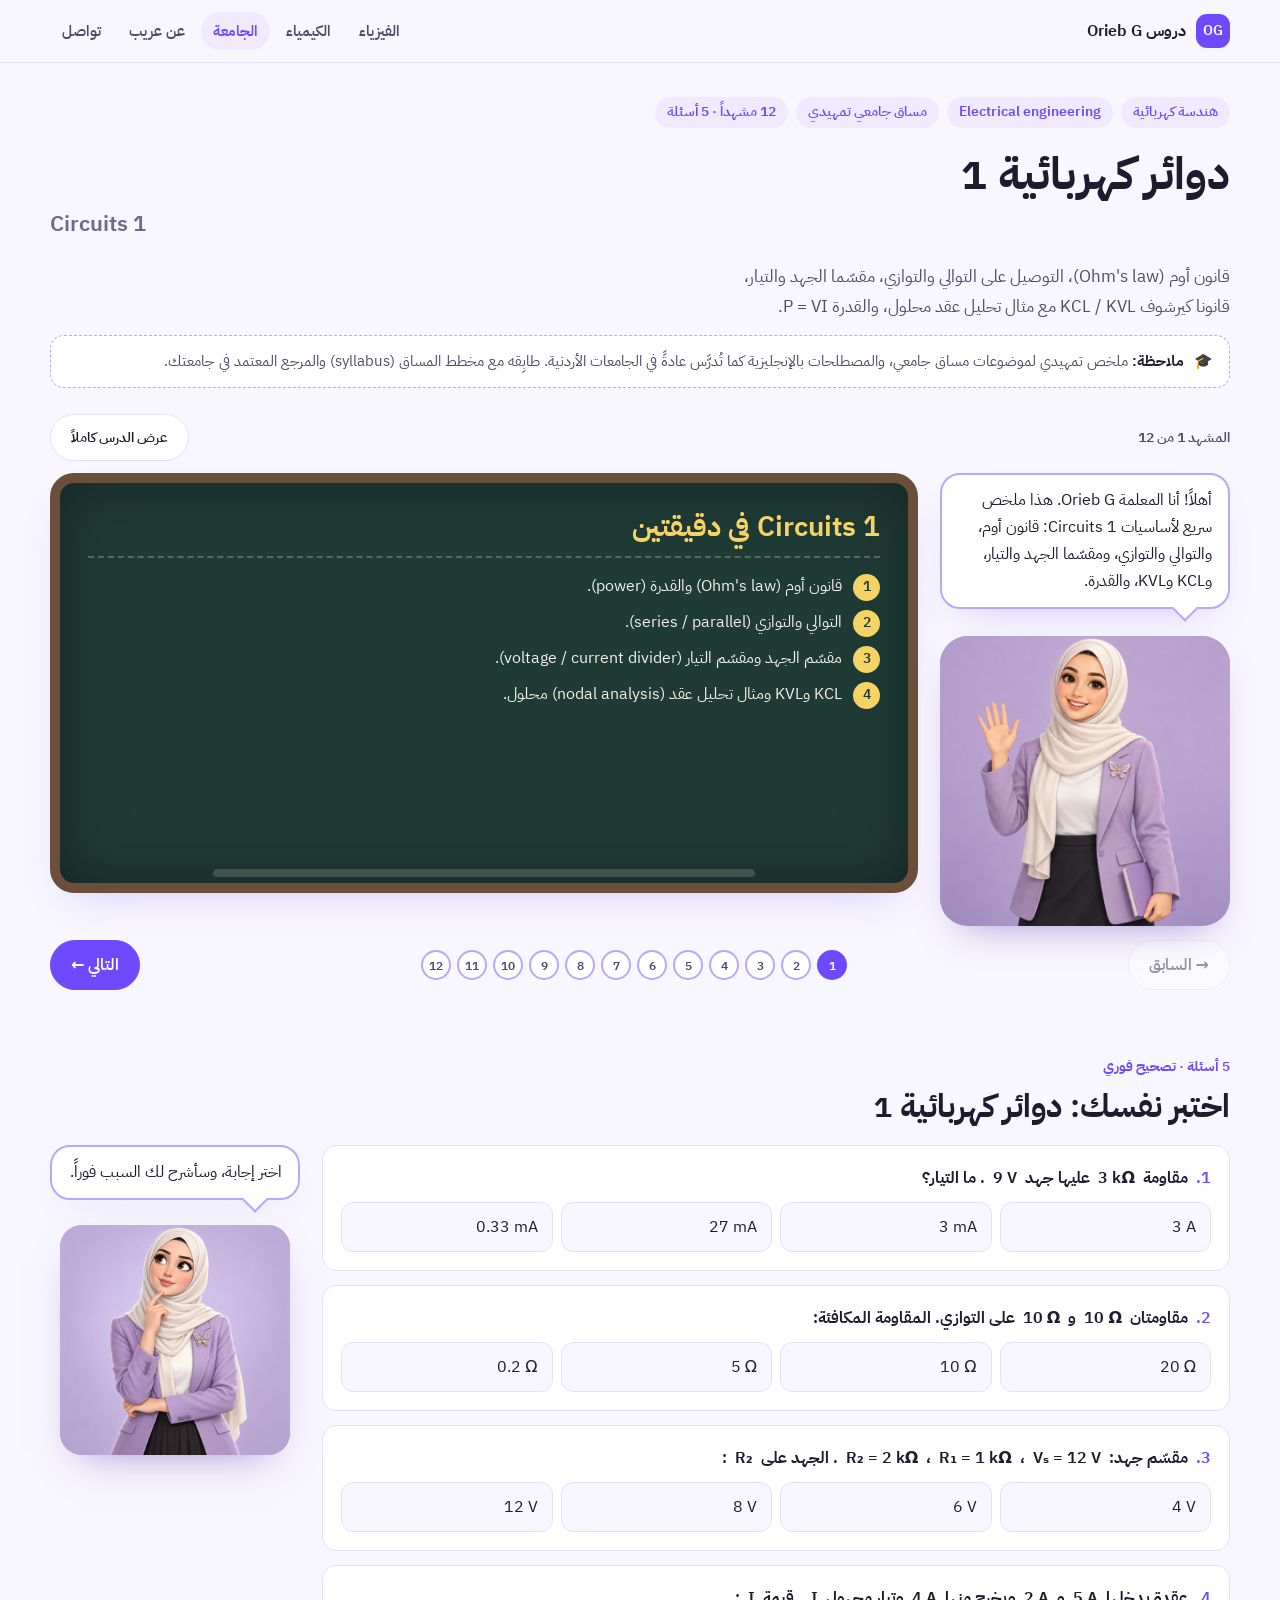
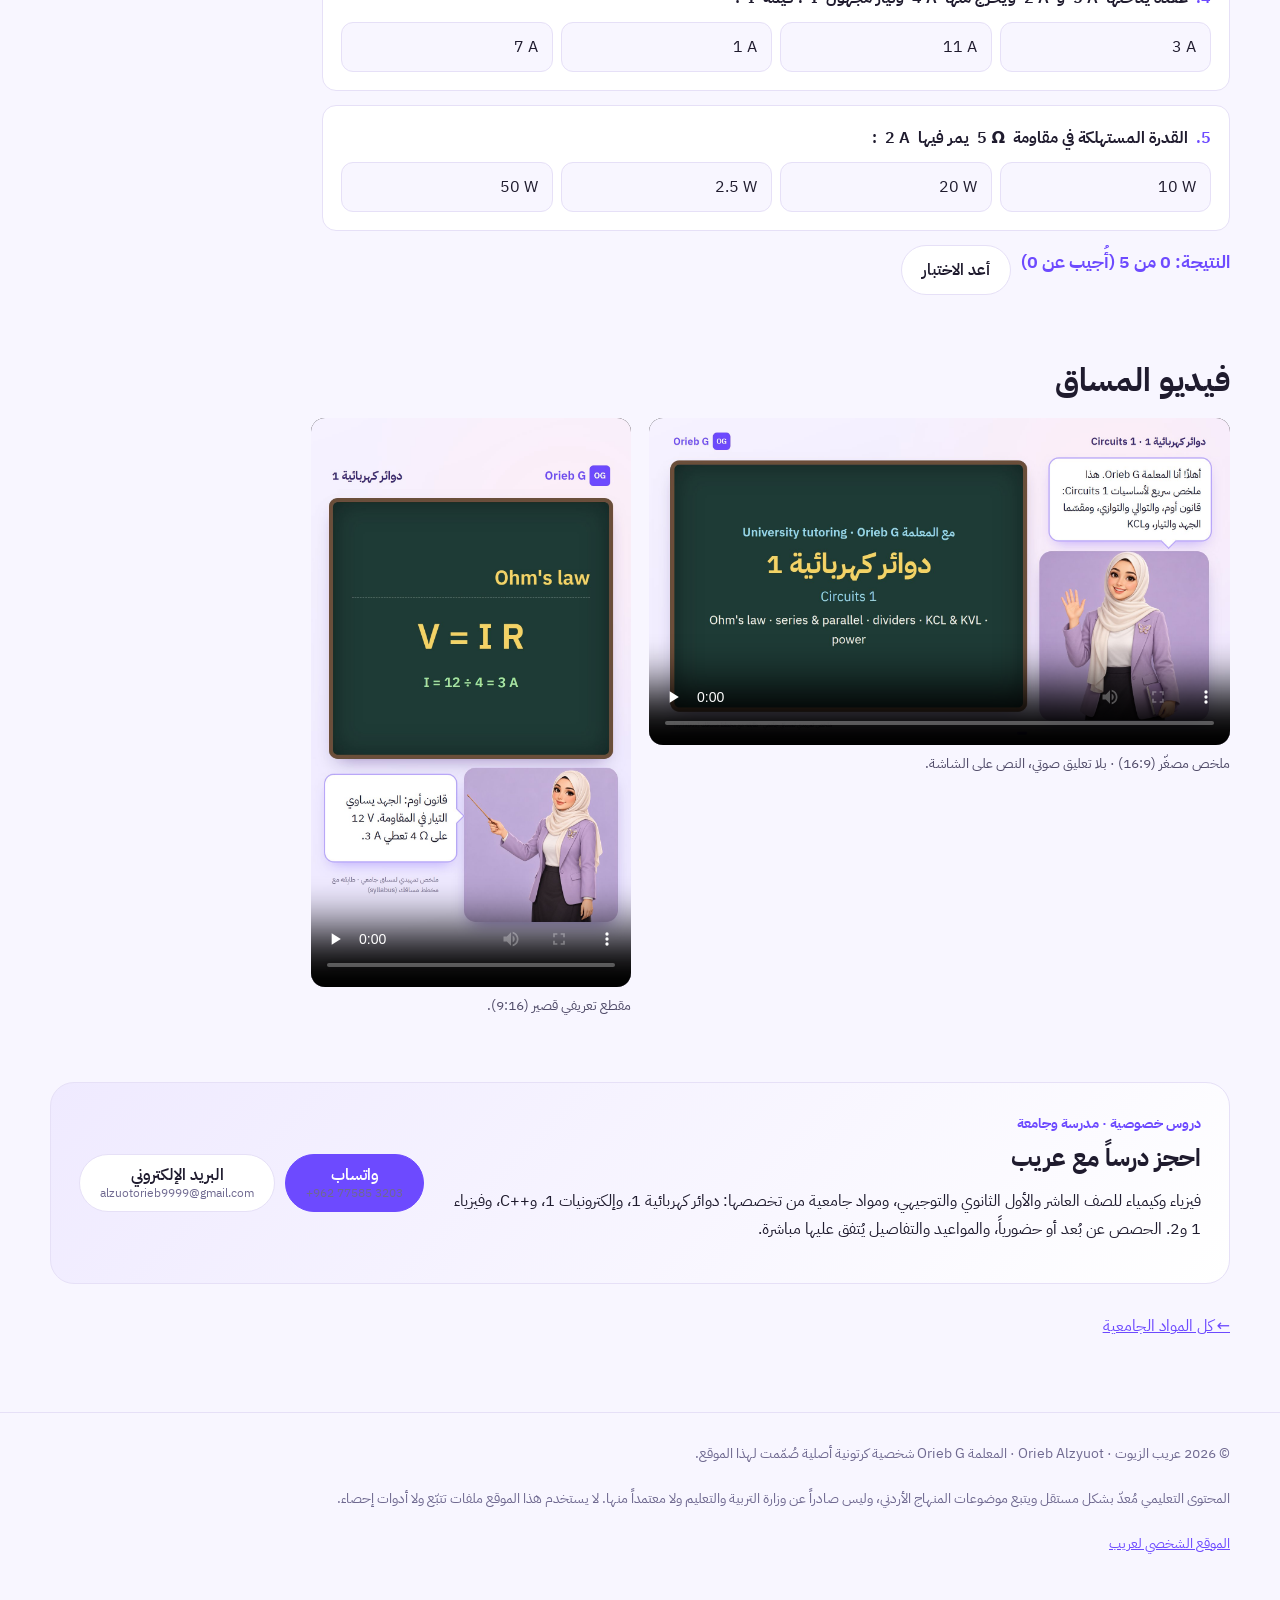
<file: university/circuits-1/index.html>
<!doctype html>
<html lang="ar" dir="rtl">
<head>
<meta charset="utf-8">
<meta name="viewport" content="width=device-width, initial-scale=1">
<meta name="color-scheme" content="light dark">
<meta name="referrer" content="strict-origin-when-cross-origin">
<link rel="canonical" href="https://oriebalzyuot96.github.io/lessons/university/circuits-1/">
<meta property="og:url" content="https://oriebalzyuot96.github.io/lessons/university/circuits-1/">
<meta property="og:type" content="website">
<meta property="og:locale" content="ar_JO">
<meta property="og:image" content="https://oriebalzyuot96.github.io/lessons/assets/img/og-cover.jpg">
<meta name="twitter:card" content="summary_large_image">
<meta name="author" content="عريب الزيوت (Orieb Alzyuot)">
<link rel="icon" href="../../assets/img/favicon.svg" type="image/svg+xml">
<link rel="preload" href="../../assets/fonts/plex-arabic-400.woff2" as="font" type="font/woff2" crossorigin>
<link rel="stylesheet" href="../../assets/css/site.css">
<title>دوائر كهربائية 1 · ⁦Circuits 1⁩ · دروس Orieb G</title>
<meta name="description" content="قانون أوم (Ohm's law)، التوصيل على التوالي والتوازي، مقسّما الجهد والتيار، قانونا كيرشوف KCL / KVL مع مثال تحليل عقد محلول، والقدرة P = VI.">
<meta property="og:title" content="دوائر كهربائية 1 (Circuits 1) · مع المعلمة Orieb G">
<meta property="og:description" content="ملخص تفاعلي لمساق جامعي تمهيدي مع أمثلة محلولة واختبار قصير وفيديو.">
</head>
<body data-page="university">
<svg width="0" height="0" style="position:absolute" aria-hidden="true" focusable="false"><defs>
<marker id="ah-y" viewBox="0 0 10 10" refX="7" refY="5" markerWidth="5" markerHeight="5" orient="auto-start-reverse"><path d="M0 0L10 5L0 10z" fill="#f6d365"/></marker>
<marker id="ah-c" viewBox="0 0 10 10" refX="7" refY="5" markerWidth="5" markerHeight="5" orient="auto-start-reverse"><path d="M0 0L10 5L0 10z" fill="#9ad7e8"/></marker>
<marker id="ah-p" viewBox="0 0 10 10" refX="7" refY="5" markerWidth="5" markerHeight="5" orient="auto-start-reverse"><path d="M0 0L10 5L0 10z" fill="#f7a8bd"/></marker>
<marker id="ah-g" viewBox="0 0 10 10" refX="7" refY="5" markerWidth="5" markerHeight="5" orient="auto-start-reverse"><path d="M0 0L10 5L0 10z" fill="#a6e3a1"/></marker>
<marker id="ah-w" viewBox="0 0 10 10" refX="7" refY="5" markerWidth="5" markerHeight="5" orient="auto-start-reverse"><path d="M0 0L10 5L0 10z" fill="#f4f1e8"/></marker>
</defs></svg>
<a class="skip" href="#main">تخطَّ إلى المحتوى</a>
<header class="top">
  <div class="wrap">
    <a class="brand" href="../../"><i>OG</i><span>دروس Orieb G</span></a>
    <nav aria-label="التنقل الرئيسي">
      <a href="../../physics/newton-laws/" data-nav="physics">الفيزياء</a>
      <a href="../../chemistry/mole/" data-nav="chemistry">الكيمياء</a>
      <a href="../../#university" data-nav="university" aria-current="page">الجامعة</a>
      <a href="../../#about" data-nav="about">عن عريب</a>
      <a href="../../#contact" data-nav="contact">تواصل</a>
    </nav>
  </div>
</header>
<main id="main" class="wrap">
  <section class="lesson-hero" aria-labelledby="lesson-t">
    <ul class="chips"><li>هندسة كهربائية</li><li class="ltr">Electrical engineering</li><li>مساق جامعي تمهيدي</li><li>12 مشهداً · 5 أسئلة</li></ul>
    <h1 id="lesson-t">دوائر كهربائية 1 <span class="en-sub ltr">⁦Circuits 1⁩</span></h1>
    <p class="lede">قانون أوم <span class="en" dir="ltr">(Ohm's law)</span>، التوصيل على التوالي والتوازي، مقسّما الجهد والتيار، قانونا كيرشوف <span class="en" dir="ltr">KCL / KVL</span> مع مثال تحليل عقد محلول، والقدرة <span class="en" dir="ltr">P = VI</span>.</p>
    <p class="note" role="note"><span aria-hidden="true">🎓</span><span><b>ملاحظة:</b> ملخص تمهيدي لموضوعات مساق جامعي، والمصطلحات بالإنجليزية كما تُدرَّس عادةً في الجامعات الأردنية. طابِقه مع مخطط المساق <span class="ltr">(syllabus)</span> والمرجع المعتمد في جامعتك.</span></p>
  </section>

  <section class="stage" data-stage aria-label="الدرس مشهداً مشهداً">
    <div class="stage-tools"><span class="counter" aria-live="polite"></span><button class="btn" type="button" data-all aria-pressed="false">عرض الدرس كاملاً</button></div>
    <div class="stage-grid">
      <div class="teacher">
        <figure class="og-card" data-pose="explaining" role="img" aria-label="المعلمة Orieb G تشرح"><div class="og-fig"><img class="on" src="../../assets/img/og/explaining.jpg" data-pose="explaining" alt="" width="640" height="640" decoding="async"><img data-src="../../assets/img/og/pointing.jpg" data-pose="pointing" alt="" width="640" height="640" decoding="async"><img data-src="../../assets/img/og/thinking.jpg" data-pose="thinking" alt="" width="640" height="640" decoding="async"><img data-src="../../assets/img/og/surprised.jpg" data-pose="surprised" alt="" width="640" height="640" decoding="async"><img data-src="../../assets/img/og/happy.jpg" data-pose="happy" alt="" width="640" height="640" decoding="async"><img data-src="../../assets/img/og/encouraging.jpg" data-pose="encouraging" alt="" width="640" height="640" decoding="async"></div></figure>
        <p class="bubble" aria-live="polite">أهلاً بك! أنا المعلمة Orieb G.</p>
      </div>
      <div class="scenes">
        <article class="scene" id="s1" data-pose="explaining" aria-labelledby="s1-t">
          <div class="board"><h2 id="s1-t">⁦Circuits 1⁩ في دقيقتين</h2><ol class="steps"><li>قانون أوم <span class="en" dir="ltr">(Ohm's law)</span> والقدرة <span class="en" dir="ltr">(power)</span>.</li><li>التوالي والتوازي <span class="en" dir="ltr">(series / parallel)</span>.</li><li>مقسّم الجهد ومقسّم التيار <span class="en" dir="ltr">(voltage / current divider)</span>.</li><li><span class="en" dir="ltr">KCL</span> و<span class="en" dir="ltr">KVL</span> ومثال تحليل عقد <span class="en" dir="ltr">(nodal analysis)</span> محلول.</li></ol></div>
          <p class="say">أهلاً! أنا المعلمة Orieb G. هذا ملخص سريع لأساسيات ⁦Circuits 1⁩: قانون أوم، والتوالي والتوازي، ومقسّما الجهد والتيار، وKCL وKVL، والقدرة.</p>
        </article>

        <article class="scene" id="s2" data-pose="pointing" aria-labelledby="s2-t">
          <div class="board"><h2 id="s2-t">قانون أوم <span class="en" dir="ltr">(Ohm's law)</span></h2><div class="two"><svg class="dia" viewBox="0 0 470 250" role="img" aria-label="دائرة بسيطة: مصدر 12 فولت ومقاومة 4 أوم ويمر تيار 3 أمبير"><polyline points="80,106 80,50 340,50" fill="none" stroke="#f4f1e8" stroke-width="3.5" stroke-linejoin="round" stroke-linecap="round"/><polyline points="340,50 340,108 331,111.7 349,119 331,126.3 349,133.7 331,141 349,148.3 340,152 340,210" fill="none" stroke="#f4f1e8" stroke-width="3.5" stroke-linejoin="round"/><text x="370" y="136" fill="#f6d365" font-size="22" text-anchor="start">⁦R = 4 Ω⁩</text><polyline points="340,210 80,210 80,154" fill="none" stroke="#f4f1e8" stroke-width="3.5" stroke-linejoin="round" stroke-linecap="round"/><circle cx="80" cy="130" r="24" fill="#1f3b36" stroke="#f4f1e8" stroke-width="3.5"/><text x="80" y="125" fill="#f4f1e8" font-size="24" text-anchor="middle">+</text><text x="80" y="147" fill="#f4f1e8" font-size="26" text-anchor="middle">−</text><text x="46" y="136" fill="#f6d365" font-size="22" text-anchor="end">⁦V = 12 V⁩</text><line class="grow" style="--len:120;--d:0.6s" data-grow="0.6" data-len="120" x1="150" y1="30" x2="270" y2="30" stroke="#a6e3a1" stroke-width="5" marker-end="url(#ah-g)"/><text class="pop" style="--d:1s" data-at="1" x="210" y="20" fill="#a6e3a1" font-size="22" text-anchor="middle">⁦I = 3 A⁩</text></svg><div><p class="formula xl" data-at=".3">V = I R</p><p data-at="1.2"><span class="eq">V</span> بالفولت <span class="en" dir="ltr">(V)</span>، و<span class="eq">I</span> بالأمبير <span class="en" dir="ltr">(A)</span>، و<span class="eq">R</span> بالأوم <span class="en" dir="ltr">(Ω)</span>.</p><p data-at="2.4"><span class="eq">⁦I = V ÷ R = 12 ÷ 4 = 3 A⁩</span></p></div></div></div>
          <p class="say">قانون أوم: الجهد يساوي التيار مضروباً في المقاومة. مع مصدر ⁦12 V⁩ ومقاومة ⁦4 Ω⁩ يمر تيار ⁦3 A⁩.</p>
        </article>

        <article class="scene" id="s3" data-pose="explaining" aria-labelledby="s3-t">
          <div class="board"><h2 id="s3-t">القدرة <span class="en" dir="ltr">(Power)</span></h2><p class="formula" data-at=".3">P = V I = I² R = V² / R</p><p data-at="1.2">الوحدة: الواط <span class="en" dir="ltr">(W)</span>. وفق اصطلاح الإشارة السالب <span class="en" dir="ltr">(passive sign convention)</span>: إذا دخل التيار من الطرف الموجب للعنصر فإن <span class="eq">P = +VI</span> قدرة مستهلكة.</p><ol class="steps"><li data-at="0.6"><span class="eq">⁦P = 12 × 3 = 36 W⁩</span></li><li data-at="2.0"><span class="eq">⁦P = 3² × 4 = 36 W⁩</span></li><li data-at="3.4"><span class="eq">⁦P = 12² ÷ 4 = 36 W⁩</span> ✓</li></ol></div>
          <p class="say">القدرة تساوي الجهد في التيار، وبالتعويض من قانون أوم: I تربيع R أو V تربيع على R. المقاومة السابقة تستهلك ⁦36 W⁩.</p>
        </article>

        <article class="scene" id="s4" data-pose="pointing" aria-labelledby="s4-t">
          <div class="board"><h2 id="s4-t">التوالي والتوازي <span class="en" dir="ltr">(Series & parallel)</span></h2><p class="formula" data-at=".3">Series: R_eq = R₁ + R₂ + …</p><p class="formula" data-at="1.3">⁦Parallel: 1/R_eq = 1/R₁ + 1/R₂ +⁩ …</p><p data-at="2.4">لمقاومتين على التوازي: <span class="eq">R_eq = R₁R₂ ÷ (R₁ + R₂)</span>. مثال: <span class="eq">⁦6 ∥ 12 = 72 ÷ 18 = 4 Ω⁩</span>، وهي أصغر من أصغر مقاومة.</p></div>
          <p class="say">على التوالي نجمع المقاومات. وعلى التوازي نجمع مقلوباتها، ولمقاومتين: حاصل الضرب على المجموع. ستة توازي اثني عشر تساوي ⁦4 Ω⁩.</p>
        </article>

        <article class="scene" id="s5" data-pose="pointing" aria-labelledby="s5-t">
          <div class="board"><h2 id="s5-t">مقسّم الجهد <span class="en" dir="ltr">(Voltage divider)</span></h2><div class="two"><svg class="dia" viewBox="0 0 430 300" role="img" aria-label="مقسم جهد: مصدر 10 فولت ومقاومتان 2 و3 كيلو أوم، والجهد على الثانية 6 فولت"><polyline points="80,126 80,40 260,40" fill="none" stroke="#f4f1e8" stroke-width="3.5" stroke-linejoin="round" stroke-linecap="round"/><polyline points="260,40 260,73 251,76.7 269,84 251,91.3 269,98.7 251,106 269,113.3 260,117 260,150" fill="none" stroke="#f4f1e8" stroke-width="3.5" stroke-linejoin="round"/><text x="230" y="101" fill="#f6d365" font-size="22" text-anchor="end">⁦R₁ = 2 kΩ⁩</text><polyline points="260,150 260,183 251,186.7 269,194 251,201.3 269,208.7 251,216 269,223.3 260,227 260,260" fill="none" stroke="#f4f1e8" stroke-width="3.5" stroke-linejoin="round"/><text x="230" y="211" fill="#f6d365" font-size="22" text-anchor="end">⁦R₂ = 3 kΩ⁩</text><polyline points="260,260 80,260 80,174" fill="none" stroke="#f4f1e8" stroke-width="3.5" stroke-linejoin="round" stroke-linecap="round"/><circle cx="80" cy="150" r="24" fill="#1f3b36" stroke="#f4f1e8" stroke-width="3.5"/><text x="80" y="145" fill="#f4f1e8" font-size="24" text-anchor="middle">+</text><text x="80" y="167" fill="#f4f1e8" font-size="26" text-anchor="middle">−</text><text x="46" y="156" fill="#f6d365" font-size="22" text-anchor="end">⁦10 V⁩</text><polyline points="260,150 340,150" fill="none" stroke="#f4f1e8" stroke-width="3.5" stroke-linejoin="round" stroke-linecap="round"/><polyline points="260,260 340,260" fill="none" stroke="#f4f1e8" stroke-width="3.5" stroke-linejoin="round" stroke-linecap="round"/><circle cx="340" cy="150" r="5.5" fill="#f4f1e8"/><circle cx="340" cy="260" r="5.5" fill="#f4f1e8"/><text x="340" y="182" fill="#a6e3a1" font-size="26" text-anchor="middle">+</text><text x="340" y="248" fill="#a6e3a1" font-size="28" text-anchor="middle">−</text><g class="pop" style="--d:1.2s" data-at="1.2"><text x="360" y="212" fill="#a6e3a1" font-size="26" text-anchor="start">⁦V₂ = 6 V⁩</text></g></svg><div><p class="formula" data-at=".3">V₂ = Vₛ · R₂ ÷ (R₁ + R₂)</p><p data-at="1.4"><span class="eq">⁦V₂ = 10 × 3 ÷ (2 + 3) = 6 V⁩</span></p><p data-at="2.4">صحيح عندما لا يُسحب تيار من نقطة الخرج <span class="en" dir="ltr">(unloaded)</span>.</p></div></div></div>
          <p class="say">مقسّم الجهد: الجهد على ⁦R2⁩ يساوي جهد المصدر في ⁦R2⁩ على مجموع المقاومتين. عشرة فولت مع 2 و3 كيلو أوم تعطي ⁦6 V⁩.</p>
        </article>

        <article class="scene" id="s6" data-pose="explaining" aria-labelledby="s6-t">
          <div class="board"><h2 id="s6-t">مقسّم التيار <span class="en" dir="ltr">(Current divider)</span></h2><div class="two"><svg class="dia" viewBox="0 0 470 250" role="img" aria-label="مقسم تيار: تيار 3 أمبير ينقسم إلى 2 أمبير في 6 أوم و1 أمبير في 12 أوم"><polyline points="30,50 400,50" fill="none" stroke="#f4f1e8" stroke-width="3.5" stroke-linejoin="round" stroke-linecap="round"/><polyline points="30,210 400,210" fill="none" stroke="#f4f1e8" stroke-width="3.5" stroke-linejoin="round" stroke-linecap="round"/><polyline points="220,50 220,108 211,111.7 229,119 211,126.3 229,133.7 211,141 229,148.3 220,152 220,210" fill="none" stroke="#f4f1e8" stroke-width="3.5" stroke-linejoin="round"/><text x="192" y="136" fill="#f6d365" font-size="22" text-anchor="end">⁦6 Ω⁩</text><polyline points="400,50 400,108 391,111.7 409,119 391,126.3 409,133.7 391,141 409,148.3 400,152 400,210" fill="none" stroke="#f4f1e8" stroke-width="3.5" stroke-linejoin="round"/><text x="428" y="136" fill="#f6d365" font-size="22" text-anchor="start">⁦12 Ω⁩</text><circle cx="220" cy="50" r="5.5" fill="#f4f1e8"/><circle cx="220" cy="210" r="5.5" fill="#f4f1e8"/><line class="grow" style="--len:100;--d:0.4s" data-grow="0.4" data-len="100" x1="50" y1="30" x2="150" y2="30" stroke="#f6d365" stroke-width="5" marker-end="url(#ah-y)"/><text class="pop" style="--d:0.8s" data-at="0.8" x="100" y="20" fill="#f6d365" font-size="22" text-anchor="middle">⁦Iₛ = 3 A⁩</text><line class="grow" style="--len:60;--d:1.2s" data-grow="1.2" data-len="60" x1="242" y1="90" x2="242" y2="150" stroke="#f7a8bd" stroke-width="5" marker-end="url(#ah-p)"/><text class="pop" style="--d:1.6s" data-at="1.6" x="252" y="124" fill="#f7a8bd" font-size="22" text-anchor="start">⁦I₆ = 2 A⁩</text><line class="grow" style="--len:60;--d:1.8s" data-grow="1.8" data-len="60" x1="378" y1="90" x2="378" y2="150" stroke="#9ad7e8" stroke-width="5" marker-end="url(#ah-c)"/><text class="pop" style="--d:2.2s" data-at="2.2" x="368" y="124" fill="#9ad7e8" font-size="22" text-anchor="end">⁦I₁₂ = 1 A⁩</text></svg><div><p class="formula" data-at=".3">I₁ = Iₛ · R₂ ÷ (R₁ + R₂)</p><p data-at="1.4"><span class="eq">⁦I₆ = 3 × 12 ÷ 18 = 2 A⁩</span></p><p data-at="2.2"><span class="eq">⁦I₁₂ = 3 × 6 ÷ 18 = 1 A⁩</span></p></div></div></div>
          <p class="say">مقسّم التيار: التيار في فرع يساوي التيار الكلي في المقاومة الأخرى على المجموع. التيار الأكبر يمر في المقاومة الأصغر.</p>
        </article>

        <article class="scene" id="s7" data-pose="pointing" aria-labelledby="s7-t">
          <div class="board"><h2 id="s7-t">قانون كيرشوف للتيار <span class="en" dir="ltr">(KCL)</span></h2><div class="two"><svg class="dia" viewBox="0 0 380 230" role="img" aria-label="عقدة يدخلها 3 أمبير ويخرج منها 2 أمبير و1 أمبير"><polyline points="30,120 190,120" fill="none" stroke="#f4f1e8" stroke-width="3.5" stroke-linejoin="round" stroke-linecap="round"/><polyline points="190,120 340,40" fill="none" stroke="#f4f1e8" stroke-width="3.5" stroke-linejoin="round" stroke-linecap="round"/><polyline points="190,120 340,200" fill="none" stroke="#f4f1e8" stroke-width="3.5" stroke-linejoin="round" stroke-linecap="round"/><circle cx="190" cy="120" r="5.5" fill="#f4f1e8"/><line class="grow" style="--len:100;--d:0.4s" data-grow="0.4" data-len="100" x1="50" y1="100" x2="150" y2="100" stroke="#f6d365" stroke-width="5" marker-end="url(#ah-y)"/><text class="pop" style="--d:0.8s" data-at="0.8" x="100" y="88" fill="#f6d365" font-size="22" text-anchor="middle">⁦in: 3 A⁩</text><line class="grow" style="--len:89;--d:1.2s" data-grow="1.2" data-len="89" x1="222" y1="88" x2="300" y2="46" stroke="#f7a8bd" stroke-width="5" marker-end="url(#ah-p)"/><text class="pop" style="--d:1.6s" data-at="1.6" x="244" y="44" fill="#f7a8bd" font-size="22" text-anchor="middle">⁦out: 2 A⁩</text><line class="grow" style="--len:89;--d:1.8s" data-grow="1.8" data-len="89" x1="222" y1="152" x2="300" y2="194" stroke="#9ad7e8" stroke-width="5" marker-end="url(#ah-c)"/><text class="pop" style="--d:2.2s" data-at="2.2" x="236" y="214" fill="#9ad7e8" font-size="22" text-anchor="middle">⁦out: 1 A⁩</text></svg><div><p class="law" data-at=".3">مجموع التيارات الداخلة إلى العقدة = مجموع التيارات الخارجة منها <span class="en" dir="ltr">(Σ I_in = Σ I_out)</span>.</p><p data-at="2.2"><span class="eq">⁦3 A = 2 A + 1 A⁩</span> ✓</p></div></div></div>
          <p class="say">KCL: مجموع التيارات الداخلة إلى عقدة يساوي مجموع الخارجة منها، لأن الشحنة محفوظة. ثلاثة داخلة، واثنان وواحد خارجة.</p>
        </article>

        <article class="scene" id="s8" data-pose="pointing" aria-labelledby="s8-t">
          <div class="board"><h2 id="s8-t">قانون كيرشوف للجهد <span class="en" dir="ltr">(KVL)</span></h2><div class="two"><svg class="dia" viewBox="0 0 460 270" role="img" aria-label="حلقة مغلقة: مصدر 24 فولت وانخفاضان 12 فولت و12 فولت"><polyline points="70,116 70,40 150,40" fill="none" stroke="#f4f1e8" stroke-width="3.5" stroke-linejoin="round" stroke-linecap="round"/><polyline points="150,40 188,40 191.7,49 199,31 206.3,49 213.7,31 221,49 228.3,31 232,40 270,40" fill="none" stroke="#f4f1e8" stroke-width="3.5" stroke-linejoin="round"/><text x="210" y="20" fill="#f6d365" font-size="22" text-anchor="middle">R₁</text><polyline points="270,40 340,40" fill="none" stroke="#f4f1e8" stroke-width="3.5" stroke-linejoin="round" stroke-linecap="round"/><polyline points="340,40 340,113 331,116.7 349,124 331,131.3 349,138.7 331,146 349,153.3 340,157 340,230" fill="none" stroke="#f4f1e8" stroke-width="3.5" stroke-linejoin="round"/><text x="368" y="141" fill="#f6d365" font-size="22" text-anchor="start">⁦R_p = 4 Ω⁩</text><polyline points="340,230 70,230 70,164" fill="none" stroke="#f4f1e8" stroke-width="3.5" stroke-linejoin="round" stroke-linecap="round"/><circle cx="70" cy="140" r="24" fill="#1f3b36" stroke="#f4f1e8" stroke-width="3.5"/><text x="70" y="135" fill="#f4f1e8" font-size="24" text-anchor="middle">+</text><text x="70" y="157" fill="#f4f1e8" font-size="26" text-anchor="middle">−</text><text x="36" y="146" fill="#f6d365" font-size="22" text-anchor="end">⁦24 V⁩</text><text x="160" y="74" fill="#f7a8bd" font-size="26" text-anchor="middle">+</text><text x="260" y="74" fill="#f7a8bd" font-size="28" text-anchor="middle">−</text><g class="pop" style="--d:1s" data-at="1"><text x="210" y="84" fill="#f7a8bd" font-size="22" text-anchor="middle">⁦12 V⁩</text></g><text x="318" y="76" fill="#f7a8bd" font-size="26" text-anchor="middle">+</text><text x="318" y="206" fill="#f7a8bd" font-size="28" text-anchor="middle">−</text><g class="pop" style="--d:1.6s" data-at="1.6"><text x="306" y="146" fill="#f7a8bd" font-size="22" text-anchor="end">⁦12 V⁩</text></g><path class="grow" style="--len:300;--d:0.6s" data-grow="0.6" data-len="300" d="M150 170 A60 44 0 1 1 252 172" fill="none" stroke="#a6e3a1" stroke-width="3.5" stroke-linecap="round" stroke-linejoin="round"/><polygon points="246,162 258,176 242,180" fill="#a6e3a1" data-at="1.4" class="pop" style="--d:1.4s"/></svg><div><p class="law" data-at=".3">المجموع الجبري للجهود حول حلقة مغلقة = صفر <span class="en" dir="ltr">⁦(Σ V = 0)⁩</span>.</p><p data-at="2"><span class="eq">⁦+24 − 12 − 12 = 0⁩</span> ✓</p></div></div></div>
          <p class="say">KVL: المجموع الجبري للجهود حول أي حلقة مغلقة يساوي صفراً. اختر اتجاهاً واحداً للدوران والتزم به.</p>
        </article>

        <article class="scene" id="s9" data-pose="explaining" aria-labelledby="s9-t">
          <div class="board"><h2 id="s9-t">مثال محلول ⁦(1)⁩: دائرة توالي وتوازي</h2><div class="two"><svg class="dia" viewBox="0 0 560 270" role="img" aria-label="مقاومة 4 أوم على التوالي مع مقاومتين 6 و12 أوم على التوازي، ومصدر 24 فولت"><polyline points="70,116 70,50 120,50" fill="none" stroke="#f4f1e8" stroke-width="3.5" stroke-linejoin="round" stroke-linecap="round"/><polyline points="120,50 153,50 156.7,59 164,41 171.3,59 178.7,41 186,59 193.3,41 197,50 230,50" fill="none" stroke="#f4f1e8" stroke-width="3.5" stroke-linejoin="round"/><text x="175" y="32" fill="#f6d365" font-size="22" text-anchor="middle">⁦R₁ = 4 Ω⁩</text><polyline points="230,50 430,50" fill="none" stroke="#f4f1e8" stroke-width="3.5" stroke-linejoin="round" stroke-linecap="round"/><polyline points="290,50 290,113 281,116.7 299,124 281,131.3 299,138.7 281,146 299,153.3 290,157 290,220" fill="none" stroke="#f4f1e8" stroke-width="3.5" stroke-linejoin="round"/><text x="260" y="141" fill="#f6d365" font-size="22" text-anchor="end">⁦6 Ω⁩</text><polyline points="430,50 430,113 421,116.7 439,124 421,131.3 439,138.7 421,146 439,153.3 430,157 430,220" fill="none" stroke="#f4f1e8" stroke-width="3.5" stroke-linejoin="round"/><text x="460" y="141" fill="#f6d365" font-size="22" text-anchor="start">⁦12 Ω⁩</text><polyline points="430,220 70,220 70,164" fill="none" stroke="#f4f1e8" stroke-width="3.5" stroke-linejoin="round" stroke-linecap="round"/><circle cx="290" cy="50" r="5.5" fill="#f4f1e8"/><circle cx="290" cy="220" r="5.5" fill="#f4f1e8"/><circle cx="70" cy="140" r="24" fill="#1f3b36" stroke="#f4f1e8" stroke-width="3.5"/><text x="70" y="135" fill="#f4f1e8" font-size="24" text-anchor="middle">+</text><text x="70" y="157" fill="#f4f1e8" font-size="26" text-anchor="middle">−</text><text x="36" y="146" fill="#f6d365" font-size="22" text-anchor="end">⁦24 V⁩</text><line class="grow" style="--len:44;--d:0.8s" data-grow="0.8" data-len="44" x1="236" y1="70" x2="280" y2="70" stroke="#a6e3a1" stroke-width="5" marker-end="url(#ah-g)"/><text class="pop" style="--d:1.2000000000000002s" data-at="1.2000000000000002" x="258" y="92" fill="#a6e3a1" font-size="22" text-anchor="middle">⁦I = 3 A⁩</text><line class="grow" style="--len:50;--d:1.6s" data-grow="1.6" data-len="50" x1="312" y1="90" x2="312" y2="140" stroke="#f7a8bd" stroke-width="5" marker-end="url(#ah-p)"/><text class="pop" style="--d:2s" data-at="2" x="322" y="120" fill="#f7a8bd" font-size="22" text-anchor="start">⁦2 A⁩</text><line class="grow" style="--len:50;--d:2.2s" data-grow="2.2" data-len="50" x1="408" y1="90" x2="408" y2="140" stroke="#9ad7e8" stroke-width="5" marker-end="url(#ah-c)"/><text class="pop" style="--d:2.6s" data-at="2.6" x="398" y="120" fill="#9ad7e8" font-size="22" text-anchor="end">⁦1 A⁩</text></svg><ol class="steps"><li data-at="0.6"><span class="eq">⁦R_eq = 4 + (6 ∥ 12) = 4 + 4 = 8 Ω⁩</span></li><li data-at="2.0"><span class="eq">⁦I = 24 ÷ 8 = 3 A⁩</span></li><li data-at="3.4"><span class="eq">⁦V_R₁ = 3 × 4 = 12 V ← V_p = 24 − 12 = 12 V⁩</span></li><li data-at="4.8"><span class="eq">⁦I₆ = 12 ÷ 6 = 2 A, I₁₂ = 12 ÷ 12 = 1 A⁩</span></li><li data-at="6.2"><span class="eq">⁦P: 36 + 24 + 12 = 72 W = 24 × 3⁩</span> ✓</li></ol></div></div>
          <p class="say">المكافئة: 4 زائد 4 تساوي ⁦8 Ω⁩، فالتيار ⁦3 A⁩. جهد ⁦R1⁩ يساوي ⁦12 V⁩، والباقي ⁦12 V⁩ على الفرعين: ⁦2 A⁩ و⁦1 A⁩. والقدرات مجموعها ⁦72 W⁩.</p>
        </article>

        <article class="scene" id="s10" data-pose="thinking" aria-labelledby="s10-t">
          <div class="board"><h2 id="s10-t">مثال محلول ⁦(2)⁩: تحليل العقد <span class="en" dir="ltr">(Nodal analysis)</span></h2><svg class="dia" viewBox="0 0 570 290" role="img" aria-label="تحليل العقد: مصدر 10 فولت عبر 2 أوم إلى العقدة a، و4 أوم إلى الأرضي، و4 أوم إلى مصدر 6 فولت"><polyline points="70,126 70,50 120,50" fill="none" stroke="#f4f1e8" stroke-width="3.5" stroke-linejoin="round" stroke-linecap="round"/><polyline points="120,50 153,50 156.7,59 164,41 171.3,59 178.7,41 186,59 193.3,41 197,50 230,50" fill="none" stroke="#f4f1e8" stroke-width="3.5" stroke-linejoin="round"/><text x="175" y="32" fill="#f6d365" font-size="22" text-anchor="middle">⁦2 Ω⁩</text><polyline points="230,50 330,50" fill="none" stroke="#f4f1e8" stroke-width="3.5" stroke-linejoin="round" stroke-linecap="round"/><polyline points="330,50 363,50 366.7,59 374,41 381.3,59 388.7,41 396,59 403.3,41 407,50 440,50" fill="none" stroke="#f4f1e8" stroke-width="3.5" stroke-linejoin="round"/><text x="385" y="32" fill="#f6d365" font-size="22" text-anchor="middle">⁦4 Ω⁩</text><polyline points="440,50 500,50 500,126" fill="none" stroke="#f4f1e8" stroke-width="3.5" stroke-linejoin="round" stroke-linecap="round"/><polyline points="280,50 280,118 271,121.7 289,129 271,136.3 289,143.7 271,151 289,158.3 280,162 280,230" fill="none" stroke="#f4f1e8" stroke-width="3.5" stroke-linejoin="round"/><text x="252" y="146" fill="#f6d365" font-size="22" text-anchor="end">⁦4 Ω⁩</text><polyline points="70,174 70,230 500,230 500,174" fill="none" stroke="#f4f1e8" stroke-width="3.5" stroke-linejoin="round" stroke-linecap="round"/><circle cx="70" cy="150" r="24" fill="#1f3b36" stroke="#f4f1e8" stroke-width="3.5"/><text x="70" y="145" fill="#f4f1e8" font-size="24" text-anchor="middle">+</text><text x="70" y="167" fill="#f4f1e8" font-size="26" text-anchor="middle">−</text><text x="36" y="156" fill="#f6d365" font-size="22" text-anchor="end">⁦10 V⁩</text><circle cx="500" cy="150" r="24" fill="#1f3b36" stroke="#f4f1e8" stroke-width="3.5"/><text x="500" y="145" fill="#f4f1e8" font-size="24" text-anchor="middle">+</text><text x="500" y="167" fill="#f4f1e8" font-size="26" text-anchor="middle">−</text><text x="534" y="156" fill="#f6d365" font-size="22" text-anchor="start">⁦6 V⁩</text><circle cx="280" cy="50" r="5.5" fill="#f4f1e8"/><circle cx="280" cy="230" r="5.5" fill="#f4f1e8"/><line x1="280" y1="232" x2="280" y2="244" stroke="#f4f1e8" stroke-width="3.5"/><line x1="264" y1="244" x2="296" y2="244" stroke="#f4f1e8" stroke-width="3.5"/><line x1="270" y1="251" x2="290" y2="251" stroke="#f4f1e8" stroke-width="3.5"/><line x1="276" y1="258" x2="284" y2="258" stroke="#f4f1e8" stroke-width="3.5"/><text x="280" y="28" fill="#9ad7e8" font-size="26" text-anchor="middle">a</text><line class="grow" style="--len:74;--d:1.2s" data-grow="1.2" data-len="74" x1="140" y1="72" x2="214" y2="72" stroke="#a6e3a1" stroke-width="5" marker-end="url(#ah-g)"/><text class="pop" style="--d:1.6s" data-at="1.6" x="177" y="96" fill="#a6e3a1" font-size="22" text-anchor="middle">⁦1.75 A⁩</text><line class="grow" style="--len:70;--d:1.8s" data-grow="1.8" data-len="70" x1="302" y1="100" x2="302" y2="170" stroke="#f7a8bd" stroke-width="5" marker-end="url(#ah-p)"/><text class="pop" style="--d:2.2s" data-at="2.2" x="312" y="140" fill="#f7a8bd" font-size="22" text-anchor="start">⁦1.625 A⁩</text><line class="grow" style="--len:74;--d:2.4s" data-grow="2.4" data-len="74" x1="350" y1="72" x2="424" y2="72" stroke="#9ad7e8" stroke-width="5" marker-end="url(#ah-c)"/><text class="pop" style="--d:2.8s" data-at="2.8" x="387" y="96" fill="#9ad7e8" font-size="22" text-anchor="middle">⁦0.125 A⁩</text></svg><ol class="steps"><li data-at="0.6"><span class="eq">⁦KCL at a: (Vₐ − 10)/2 + Vₐ/4 + (Vₐ − 6)/4 = 0⁩</span></li><li data-at="2.0"><span class="eq">⁦× 4: 2Vₐ − 20 + Vₐ + Vₐ − 6 = 0 ⇒ 4Vₐ = 26⁩</span></li><li data-at="3.4"><span class="eq">⁦Vₐ = 6.5 V⁩</span></li><li data-at="4.8"><span class="eq">⁦I = 1.75 A in; 1.625 A + 0.125 A out⁩</span> ✓ KCL</li></ol></div>
          <p class="say">نكتب KCL عند العقدة a: التيارات الخارجة مجموعها صفر. نضرب في 4 فنحصل على ⁦4 Va⁩ ناقص 26 يساوي صفراً، إذن Va يساوي ⁦6.5 V⁩.</p>
        </article>

        <article class="scene" id="s11" data-pose="thinking" aria-labelledby="s11-t">
          <div class="board"><h2 id="s11-t">أخطاء شائعة</h2><ul class="myth"><li data-at="0.4"><span class="x">✗ جمع مقاومات التوازي مباشرة.</span> <span class="v">✓</span> على التوازي نجمع المقلوبات.</li><li data-at="1.6"><span class="x">✗ تبديل الإشارات أثناء KVL.</span> <span class="v">✓</span> اختر اتجاه دوران واحداً ودوّن إشارة كل عنصر بحسبه.</li><li data-at="2.8"><span class="x">✗ نسيان البادئات (kΩ، mA).</span> <span class="v">✓</span> <span class="eq">⁦9 V ÷ 3 kΩ = 3 mA⁩</span> وليس ⁦3 A⁩.</li><li data-at="4.0"><span class="x">✗ استخدام مقسّم الجهد مع حمل موصول.</span> <span class="v">✓</span> الحمل يغيّر المقاومة المكافئة للفرع.</li></ul></div>
          <p class="say">انتبه: لا تجمع مقاومات التوازي مباشرة، والتزم باتجاه واحد في KVL، وحوّل الكيلو أوم قبل الحساب.</p>
        </article>

        <article class="scene" id="s12" data-pose="happy" aria-labelledby="s12-t">
          <div class="board"><h2 id="s12-t">الخلاصة</h2><ul><li><span class="eq">V = IR</span> و<span class="eq">P = VI = I²R = V²/R</span>.</li><li>التوالي: نجمع المقاومات؛ التوازي: نجمع المقلوبات.</li><li>مقسّما الجهد والتيار.</li><li><span class="en" dir="ltr">KCL</span>: الشحنة محفوظة عند العقدة؛ <span class="en" dir="ltr">KVL</span>: مجموع الجهود في الحلقة صفر.</li></ul></div>
          <p class="say">أحسنت! جرّب الاختبار القصير على الموقع، ويمكننا حل المزيد من المسائل معاً في دروس خصوصية.</p>
        </article>
      </div>
    </div>
    <nav class="stage-nav" aria-label="التنقل بين المشاهد">
      <button class="btn" type="button" data-prev>→ السابق</button>
      <ol class="dots"></ol>
      <button class="btn primary" type="button" data-next>التالي ←</button>
    </nav>
  </section>

  <section class="sec" id="quiz" data-quiz aria-labelledby="quiz-t">
    <span class="kicker">5 أسئلة · تصحيح فوري</span>
    <h2 id="quiz-t">اختبر نفسك: دوائر كهربائية 1</h2>
    <div class="quiz-grid">
      <ol class="qs">
        <li><fieldset><legend>مقاومة <span class="eq">⁦3 kΩ⁩</span> عليها جهد <span class="eq">⁦9 V⁩</span>. ما التيار؟</legend><div class="opts">
          <button class="opt" type="button"><span class="ltr">⁦3 A⁩</span></button><button class="opt" type="button" data-ok><span class="ltr">⁦3 mA⁩</span></button><button class="opt" type="button"><span class="ltr">⁦27 mA⁩</span></button><button class="opt" type="button"><span class="ltr">⁦0.33 mA⁩</span></button></div>
          <p class="fb" hidden><b class="verdict"></b><span class="eq">⁦I = 9 ÷ 3000 = 0.003 A = 3 mA⁩</span>.</p></fieldset></li>
        <li><fieldset><legend>مقاومتان <span class="eq">⁦10 Ω⁩</span> و<span class="eq">⁦10 Ω⁩</span> على التوازي. المقاومة المكافئة:</legend><div class="opts">
          <button class="opt" type="button"><span class="ltr">⁦20 Ω⁩</span></button><button class="opt" type="button"><span class="ltr">⁦10 Ω⁩</span></button><button class="opt" type="button" data-ok><span class="ltr">⁦5 Ω⁩</span></button><button class="opt" type="button"><span class="ltr">⁦0.2 Ω⁩</span></button></div>
          <p class="fb" hidden><b class="verdict"></b><span class="eq">⁦10 × 10 ÷ 20 = 5 Ω⁩</span>. (0.2 هي <span class="eq">⁦1/R_eq⁩</span> قبل أخذ المقلوب.)</p></fieldset></li>
        <li><fieldset><legend>مقسّم جهد: <span class="eq">⁦Vₛ = 12 V⁩</span>، <span class="eq">⁦R₁ = 1 kΩ⁩</span>، <span class="eq">⁦R₂ = 2 kΩ⁩</span>. الجهد على <span class="eq">R₂</span>:</legend><div class="opts">
          <button class="opt" type="button"><span class="ltr">⁦4 V⁩</span></button><button class="opt" type="button"><span class="ltr">⁦6 V⁩</span></button><button class="opt" type="button" data-ok><span class="ltr">⁦8 V⁩</span></button><button class="opt" type="button"><span class="ltr">⁦12 V⁩</span></button></div>
          <p class="fb" hidden><b class="verdict"></b><span class="eq">⁦12 × 2 ÷ 3 = 8 V⁩</span>.</p></fieldset></li>
        <li><fieldset><legend>عقدة يدخلها <span class="eq">⁦5 A⁩</span> و<span class="eq">⁦2 A⁩</span> ويخرج منها <span class="eq">⁦4 A⁩</span> وتيار مجهول <span class="eq">I</span>. قيمة <span class="eq">I</span>:</legend><div class="opts">
          <button class="opt" type="button" data-ok><span class="ltr">⁦3 A⁩</span></button><button class="opt" type="button"><span class="ltr">⁦11 A⁩</span></button><button class="opt" type="button"><span class="ltr">⁦1 A⁩</span></button><button class="opt" type="button"><span class="ltr">⁦7 A⁩</span></button></div>
          <p class="fb" hidden><b class="verdict"></b><span class="en" dir="ltr">KCL</span>: <span class="eq">⁦5 + 2 = 4 + I ⇒ I = 3 A⁩</span>.</p></fieldset></li>
        <li><fieldset><legend>القدرة المستهلكة في مقاومة <span class="eq">⁦5 Ω⁩</span> يمر فيها <span class="eq">⁦2 A⁩</span>:</legend><div class="opts">
          <button class="opt" type="button"><span class="ltr">⁦10 W⁩</span></button><button class="opt" type="button" data-ok><span class="ltr">⁦20 W⁩</span></button><button class="opt" type="button"><span class="ltr">⁦2.5 W⁩</span></button><button class="opt" type="button"><span class="ltr">⁦50 W⁩</span></button></div>
          <p class="fb" hidden><b class="verdict"></b><span class="eq">⁦P = I²R = 4 × 5 = 20 W⁩</span>.</p></fieldset></li>
      </ol>
      <aside class="quiz-side" aria-label="المعلمة Orieb G">
        <figure class="og-card" data-pose="thinking" role="img" aria-label="المعلمة Orieb G تفكّر"><div class="og-fig"><img data-src="../../assets/img/og/explaining.jpg" data-pose="explaining" alt="" width="640" height="640" decoding="async"><img data-src="../../assets/img/og/pointing.jpg" data-pose="pointing" alt="" width="640" height="640" decoding="async"><img class="on" src="../../assets/img/og/thinking.jpg" data-pose="thinking" alt="" width="640" height="640" decoding="async"><img data-src="../../assets/img/og/surprised.jpg" data-pose="surprised" alt="" width="640" height="640" decoding="async"><img data-src="../../assets/img/og/happy.jpg" data-pose="happy" alt="" width="640" height="640" decoding="async"><img data-src="../../assets/img/og/encouraging.jpg" data-pose="encouraging" alt="" width="640" height="640" decoding="async"></div></figure>
        <p class="bubble" aria-live="polite">اختر إجابة، وسأشرح لك السبب فوراً.</p>
      </aside>
    </div>
    <div class="quiz-foot"><p class="score" aria-live="polite"></p><button class="btn" type="button" data-reset>أعد الاختبار</button></div>
  </section>

  <section class="sec" id="videos" aria-labelledby="vid-t">
    <h2 id="vid-t">فيديو المساق</h2>
    <div class="vids">
      <figure class="vid"><video controls preload="none" playsinline poster="../../assets/media/circuits-1-16x9-poster.jpg" width="1920" height="1080"><source src="../../assets/media/circuits-1-16x9.mp4" type="video/mp4"><track kind="captions" srclang="ar" label="العربية" src="../../assets/media/circuits-1-16x9.vtt" default></video><figcaption>ملخص مصغّر ⁦(16:9)⁩ · بلا تعليق صوتي، النص على الشاشة.</figcaption></figure>
      <figure class="vid tall"><video controls preload="none" playsinline poster="../../assets/media/circuits-1-9x16-poster.jpg" width="1080" height="1920"><source src="../../assets/media/circuits-1-9x16.mp4" type="video/mp4"><track kind="captions" srclang="ar" label="العربية" src="../../assets/media/circuits-1-9x16.vtt" default></video><figcaption>مقطع تعريفي قصير ⁦(9:16)⁩.</figcaption></figure>
    </div>
  </section>

  <section class="sec" id="contact" aria-labelledby="contact-t">
  <div class="contact">
    <div>
      <span class="kicker">دروس خصوصية · مدرسة وجامعة</span>
      <h2 id="contact-t">احجز درساً مع عريب</h2>
      <p>فيزياء وكيمياء للصف العاشر والأول الثانوي والتوجيهي، ومواد جامعية من تخصصها: دوائر كهربائية 1، وإلكترونيات 1، و<span class="ltr">⁦C++⁩</span>، وفيزياء 1 و2. الحصص عن بُعد أو حضورياً، والمواعيد والتفاصيل يُتفق عليها مباشرة.</p>
    </div>
    <div class="ways">
      <a class="btn primary" href="https://wa.me/962775853203" target="_blank" rel="noopener">واتساب<small class="ltr">⁦+962 77585 3203⁩</small></a>
      <a class="btn" href="mailto:alzuotorieb9999@gmail.com?subject=%D8%AF%D8%B1%D9%88%D8%B3%20%D8%AE%D8%B5%D9%88%D8%B5%D9%8A%D8%A9">البريد الإلكتروني<small class="ltr">⁦alzuotorieb9999⁩@gmail.com</small></a>
    </div>
  </div>
</section>
  <p style="margin-top:28px"><a href="../../#university">← كل المواد الجامعية</a></p>
</main>
<footer class="foot">
  <div class="wrap">
    <p>© 2026 عريب الزيوت · <span class="ltr">Orieb Alzyuot</span> · المعلمة Orieb G شخصية كرتونية أصلية صُمّمت لهذا الموقع.</p>
    <p>المحتوى التعليمي مُعدّ بشكل مستقل ويتبع موضوعات المنهاج الأردني، وليس صادراً عن وزارة التربية والتعليم ولا معتمداً منها. لا يستخدم هذا الموقع ملفات تتبّع ولا أدوات إحصاء.</p>
    <p><a href="https://oriebalzyuot96.github.io/ar/">الموقع الشخصي لعريب</a></p>
  </div>
</footer>
<script type="module" src="../../assets/js/lesson.js"></script>
</body>
</html>
</file>
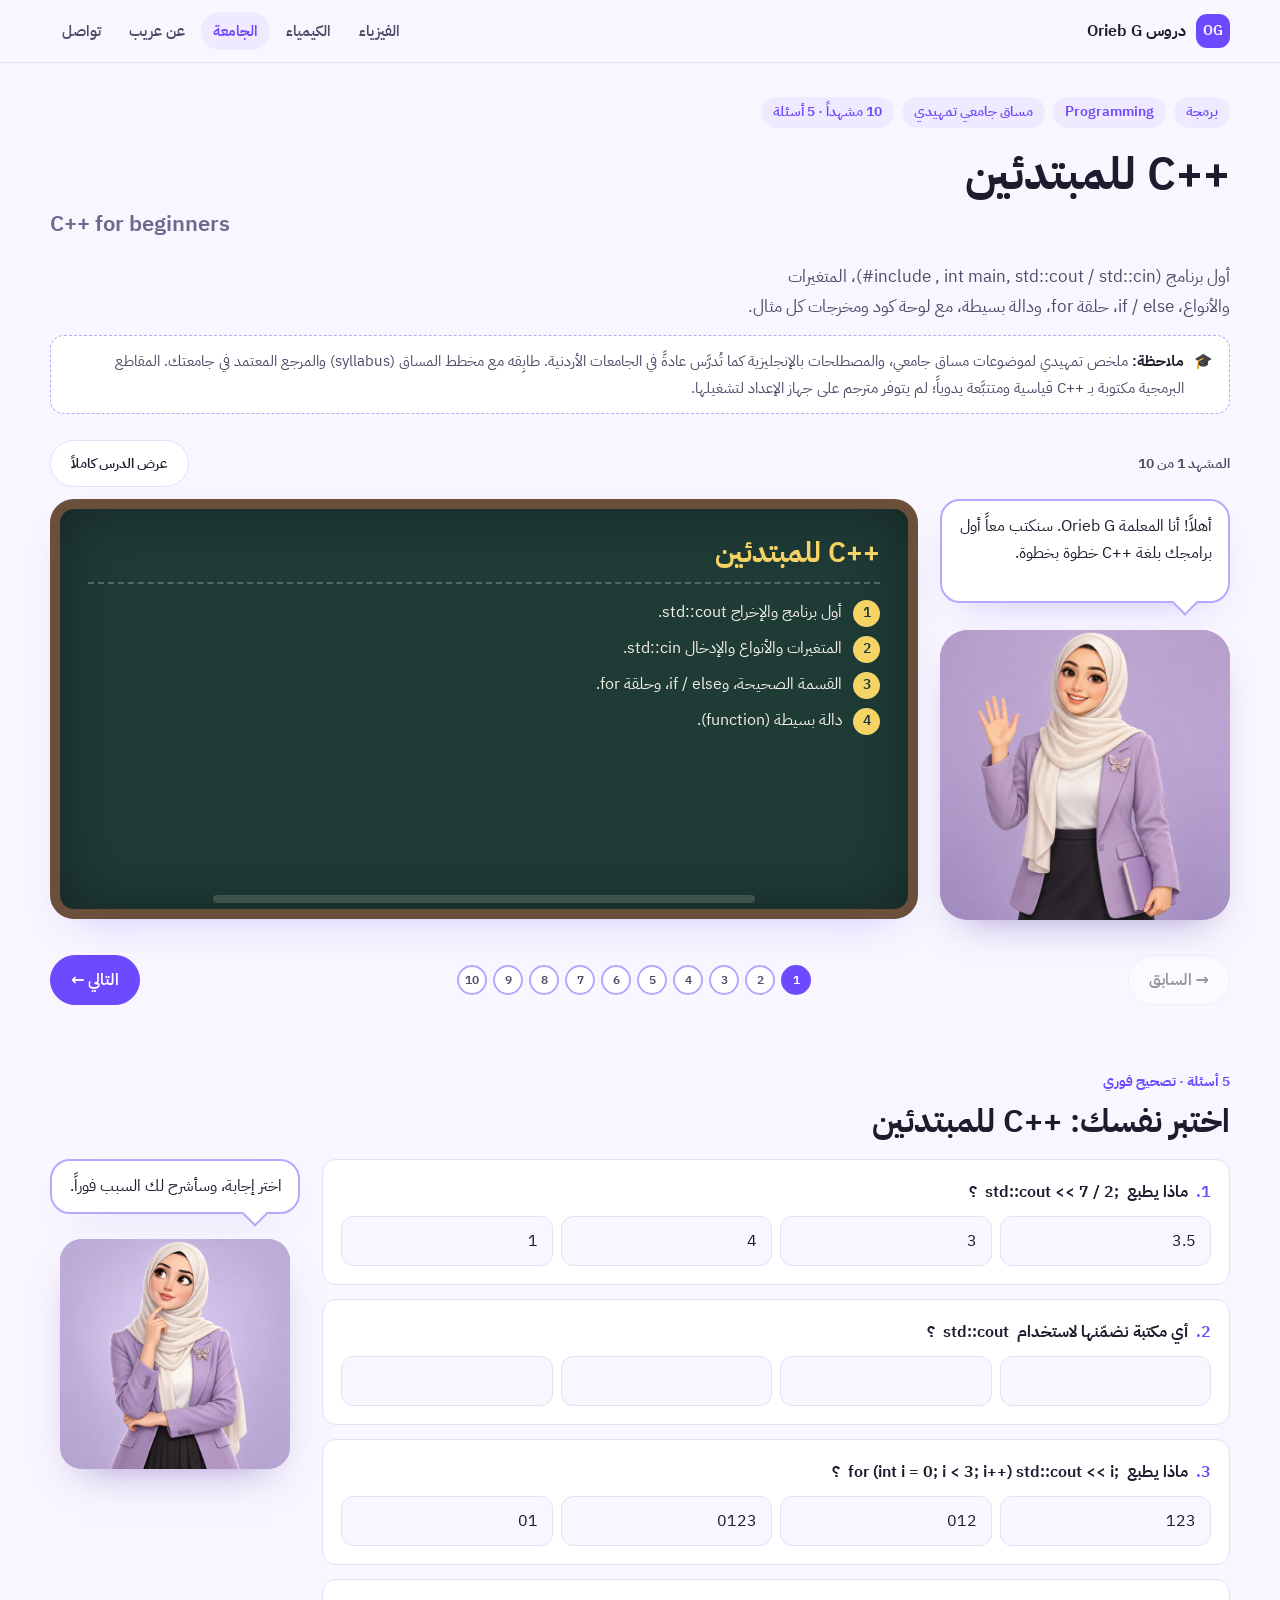
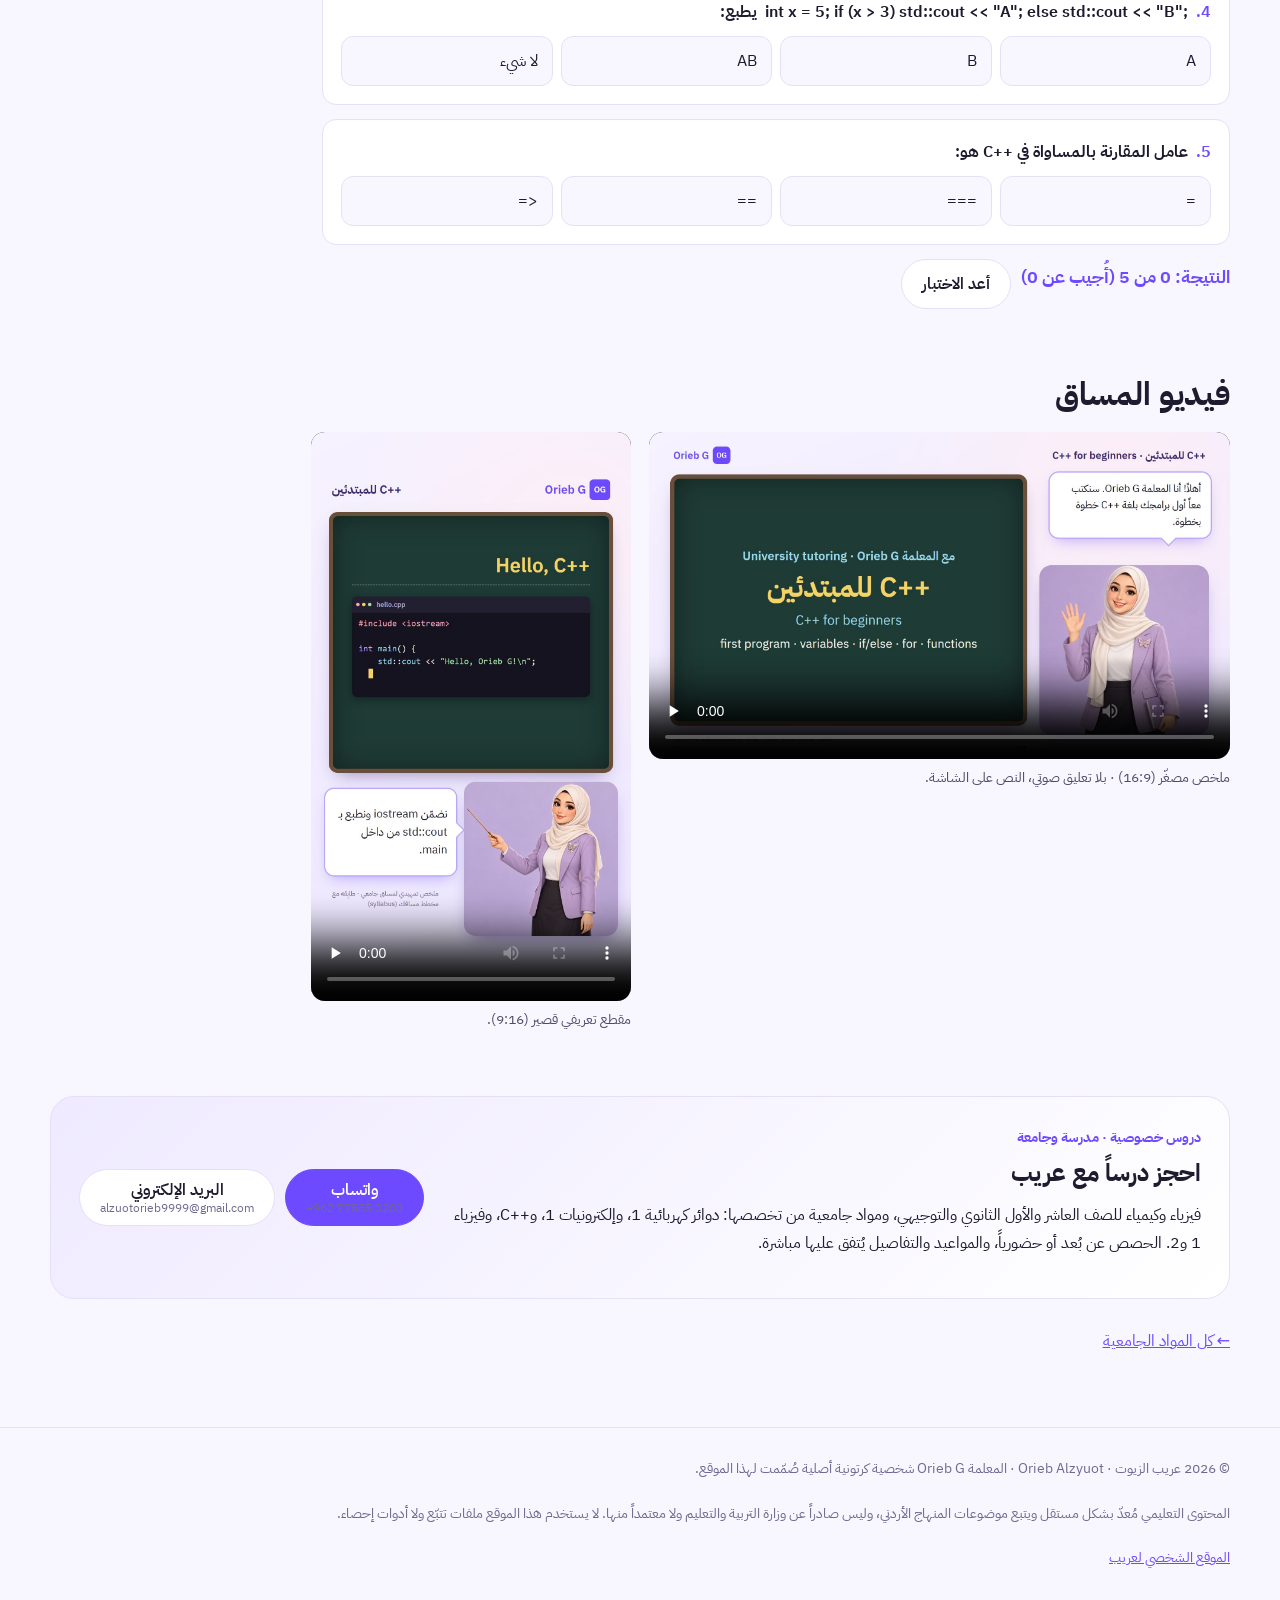
<file: university/cpp-basics/index.html>
<!doctype html>
<html lang="ar" dir="rtl">
<head>
<meta charset="utf-8">
<meta name="viewport" content="width=device-width, initial-scale=1">
<meta name="color-scheme" content="light dark">
<meta name="referrer" content="strict-origin-when-cross-origin">
<link rel="canonical" href="https://oriebalzyuot96.github.io/lessons/university/cpp-basics/">
<meta property="og:url" content="https://oriebalzyuot96.github.io/lessons/university/cpp-basics/">
<meta property="og:type" content="website">
<meta property="og:locale" content="ar_JO">
<meta property="og:image" content="https://oriebalzyuot96.github.io/lessons/assets/img/og-cover.jpg">
<meta name="twitter:card" content="summary_large_image">
<meta name="author" content="عريب الزيوت (Orieb Alzyuot)">
<link rel="icon" href="../../assets/img/favicon.svg" type="image/svg+xml">
<link rel="preload" href="../../assets/fonts/plex-arabic-400.woff2" as="font" type="font/woff2" crossorigin>
<link rel="stylesheet" href="../../assets/css/site.css">
<title>⁦C++⁩ للمبتدئين · ⁦C++ for beginners⁩ · دروس Orieb G</title>
<meta name="description" content="أول برنامج (#include , int main, std::cout / std::cin)، المتغيرات والأنواع، if / else، حلقة for، ودالة بسيطة، مع لوحة كود ومخرجات كل مثال.">
<meta property="og:title" content="C++ للمبتدئين (C++ for beginners) · مع المعلمة Orieb G">
<meta property="og:description" content="ملخص تفاعلي لمساق جامعي تمهيدي مع أمثلة محلولة واختبار قصير وفيديو.">
</head>
<body data-page="university">
<svg width="0" height="0" style="position:absolute" aria-hidden="true" focusable="false"><defs>
<marker id="ah-y" viewBox="0 0 10 10" refX="7" refY="5" markerWidth="5" markerHeight="5" orient="auto-start-reverse"><path d="M0 0L10 5L0 10z" fill="#f6d365"/></marker>
<marker id="ah-c" viewBox="0 0 10 10" refX="7" refY="5" markerWidth="5" markerHeight="5" orient="auto-start-reverse"><path d="M0 0L10 5L0 10z" fill="#9ad7e8"/></marker>
<marker id="ah-p" viewBox="0 0 10 10" refX="7" refY="5" markerWidth="5" markerHeight="5" orient="auto-start-reverse"><path d="M0 0L10 5L0 10z" fill="#f7a8bd"/></marker>
<marker id="ah-g" viewBox="0 0 10 10" refX="7" refY="5" markerWidth="5" markerHeight="5" orient="auto-start-reverse"><path d="M0 0L10 5L0 10z" fill="#a6e3a1"/></marker>
<marker id="ah-w" viewBox="0 0 10 10" refX="7" refY="5" markerWidth="5" markerHeight="5" orient="auto-start-reverse"><path d="M0 0L10 5L0 10z" fill="#f4f1e8"/></marker>
</defs></svg>
<a class="skip" href="#main">تخطَّ إلى المحتوى</a>
<header class="top">
  <div class="wrap">
    <a class="brand" href="../../"><i>OG</i><span>دروس Orieb G</span></a>
    <nav aria-label="التنقل الرئيسي">
      <a href="../../physics/newton-laws/" data-nav="physics">الفيزياء</a>
      <a href="../../chemistry/mole/" data-nav="chemistry">الكيمياء</a>
      <a href="../../#university" data-nav="university" aria-current="page">الجامعة</a>
      <a href="../../#about" data-nav="about">عن عريب</a>
      <a href="../../#contact" data-nav="contact">تواصل</a>
    </nav>
  </div>
</header>
<main id="main" class="wrap">
  <section class="lesson-hero" aria-labelledby="lesson-t">
    <ul class="chips"><li>برمجة</li><li class="ltr">Programming</li><li>مساق جامعي تمهيدي</li><li>10 مشهداً · 5 أسئلة</li></ul>
    <h1 id="lesson-t">⁦C++⁩ للمبتدئين <span class="en-sub ltr">⁦C++ for beginners⁩</span></h1>
    <p class="lede">أول برنامج <span class="en" dir="ltr">(#include <iostream>, int main, std::cout / std::cin)</span>، المتغيرات والأنواع، <span class="en" dir="ltr">if / else</span>، حلقة <span class="en" dir="ltr">for</span>، ودالة بسيطة، مع لوحة كود ومخرجات كل مثال.</p>
    <p class="note" role="note"><span aria-hidden="true">🎓</span><span><b>ملاحظة:</b> ملخص تمهيدي لموضوعات مساق جامعي، والمصطلحات بالإنجليزية كما تُدرَّس عادةً في الجامعات الأردنية. طابِقه مع مخطط المساق <span class="ltr">(syllabus)</span> والمرجع المعتمد في جامعتك. المقاطع البرمجية مكتوبة بـ ⁦C++⁩ قياسية ومتتبَّعة يدوياً؛ لم يتوفر مترجم على جهاز الإعداد لتشغيلها.</span></p>
  </section>

  <section class="stage" data-stage aria-label="الدرس مشهداً مشهداً">
    <div class="stage-tools"><span class="counter" aria-live="polite"></span><button class="btn" type="button" data-all aria-pressed="false">عرض الدرس كاملاً</button></div>
    <div class="stage-grid">
      <div class="teacher">
        <figure class="og-card" data-pose="explaining" role="img" aria-label="المعلمة Orieb G تشرح"><div class="og-fig"><img class="on" src="../../assets/img/og/explaining.jpg" data-pose="explaining" alt="" width="640" height="640" decoding="async"><img data-src="../../assets/img/og/pointing.jpg" data-pose="pointing" alt="" width="640" height="640" decoding="async"><img data-src="../../assets/img/og/thinking.jpg" data-pose="thinking" alt="" width="640" height="640" decoding="async"><img data-src="../../assets/img/og/surprised.jpg" data-pose="surprised" alt="" width="640" height="640" decoding="async"><img data-src="../../assets/img/og/happy.jpg" data-pose="happy" alt="" width="640" height="640" decoding="async"><img data-src="../../assets/img/og/encouraging.jpg" data-pose="encouraging" alt="" width="640" height="640" decoding="async"></div></figure>
        <p class="bubble" aria-live="polite">أهلاً بك! أنا المعلمة Orieb G.</p>
      </div>
      <div class="scenes">
        <article class="scene" id="s1" data-pose="explaining" aria-labelledby="s1-t">
          <div class="board"><h2 id="s1-t">⁦C++⁩ للمبتدئين</h2><ol class="steps"><li>أول برنامج والإخراج <span class="en" dir="ltr">std::cout</span>.</li><li>المتغيرات والأنواع والإدخال <span class="en" dir="ltr">std::cin</span>.</li><li>القسمة الصحيحة، و<span class="en" dir="ltr">if / else</span>، وحلقة <span class="en" dir="ltr">for</span>.</li><li>دالة بسيطة <span class="en" dir="ltr">(function)</span>.</li></ol></div>
          <p class="say">أهلاً! أنا المعلمة Orieb G. سنكتب معاً أول برامجك بلغة ⁦C++⁩ خطوة بخطوة.</p>
        </article>

        <article class="scene" id="s2" data-pose="pointing" aria-labelledby="s2-t">
          <div class="board"><h2 id="s2-t">أول برنامج <span class="en" dir="ltr">(Hello)</span></h2><div class="two code-two"><div class="code" dir="ltr"><div class="code-bar"><i></i><i></i><i></i><span>hello.cpp</span></div><pre data-type="0.4,26"><span class="c-inc">#include &lt;iostream&gt;</span>

<span class="c-kw">int</span> <span class="c-lib">main</span>() {
    <span class="c-lib">std</span>::<span class="c-lib">cout</span> &lt;&lt; <span class="c-str">"Hello, Orieb G!\n"</span>;
    <span class="c-kw">return</span> <span class="c-num">0</span>;
}</pre></div><div class="term" dir="ltr" data-at="4.1461538461538465"><span class="term-p">$ ./a.out</span>
Hello, Orieb G!</div></div><p><span class="en" dir="ltr">#include <iostream></span>: مكتبة الإدخال والإخراج. <span class="en" dir="ltr">int main()</span>: نقطة بداية البرنامج. <span class="en" dir="ltr">⁦return 0⁩;</span>: انتهى بنجاح.</p></div>
          <p class="say">كل برنامج يبدأ من الدالة main. نضمّن مكتبة iostream لنطبع باستخدام std::cout، ونعيد صفراً عند النجاح.</p>
        </article>

        <article class="scene" id="s3" data-pose="explaining" aria-labelledby="s3-t">
          <div class="board"><h2 id="s3-t">المتغيرات والأنواع <span class="en" dir="ltr">(variables & types)</span></h2><div class="two code-two"><div class="code" dir="ltr"><div class="code-bar"><i></i><i></i><i></i><span>vars.cpp</span></div><pre data-type="0.4,26"><span class="c-inc">#include &lt;iostream&gt;</span>
<span class="c-inc">#include &lt;string&gt;</span>

<span class="c-kw">int</span> <span class="c-lib">main</span>() {
    <span class="c-kw">int</span> age = <span class="c-num">20</span>;
    <span class="c-kw">double</span> gpa = <span class="c-num">3.58</span>;
    <span class="c-kw">char</span> grade = <span class="c-str">'A'</span>;
    <span class="c-kw">bool</span> passed = <span class="c-kw">true</span>;
    <span class="c-lib">std</span>::<span class="c-lib">string</span> name = <span class="c-str">"Sara"</span>;
    <span class="c-lib">std</span>::<span class="c-lib">cout</span> &lt;&lt; name &lt;&lt; <span class="c-str">" "</span> &lt;&lt; age &lt;&lt; <span class="c-str">" "</span> &lt;&lt; gpa
              &lt;&lt; <span class="c-str">" "</span> &lt;&lt; grade &lt;&lt; <span class="c-str">" "</span> &lt;&lt; passed &lt;&lt; <span class="c-str">"\n"</span>;
    <span class="c-kw">return</span> <span class="c-num">0</span>;
}</pre></div><div class="term" dir="ltr" data-at="11.992307692307692"><span class="term-p">$ ./a.out</span>
⁦Sara 20 3.58 A 1⁩</div></div></div>
          <p class="say">لكل متغير نوع: int للأعداد الصحيحة، وdouble للكسور، وchar لحرف، وbool لصح أو خطأ، وstring للنصوص. لاحظ أن true تُطبع 1.</p>
        </article>

        <article class="scene" id="s4" data-pose="pointing" aria-labelledby="s4-t">
          <div class="board"><h2 id="s4-t">الإدخال <span class="en" dir="ltr">(input)</span></h2><div class="two code-two"><div class="code" dir="ltr"><div class="code-bar"><i></i><i></i><i></i><span>input.cpp</span></div><pre data-type="0.4,26"><span class="c-inc">#include &lt;iostream&gt;</span>

<span class="c-kw">int</span> <span class="c-lib">main</span>() {
    <span class="c-kw">int</span> age;
    <span class="c-lib">std</span>::<span class="c-lib">cout</span> &lt;&lt; <span class="c-str">"Enter your age: "</span>;
    <span class="c-lib">std</span>::<span class="c-lib">cin</span> &gt;&gt; age;
    <span class="c-lib">std</span>::<span class="c-lib">cout</span> &lt;&lt; <span class="c-str">"Next year you will be "</span> &lt;&lt; age + <span class="c-num">1</span> &lt;&lt; <span class="c-str">"\n"</span>;
    <span class="c-kw">return</span> <span class="c-num">0</span>;
}</pre></div><div class="term" dir="ltr" data-at="7.800000000000001"><span class="term-p">$ ./a.out</span>
⁦Enter your age: 19⁩
⁦Next year you will be 20⁩</div></div><p>المخرجات عند إدخال <span class="eq">19</span>.</p></div>
          <p class="say">نقرأ من لوحة المفاتيح بـ std::cin. إذا أدخل المستخدم 19 يطبع البرنامج 20.</p>
        </article>

        <article class="scene" id="s5" data-pose="surprised" aria-labelledby="s5-t">
          <div class="board"><h2 id="s5-t">القسمة الصحيحة <span class="en" dir="ltr">(integer division)</span></h2><div class="two code-two"><div class="code" dir="ltr"><div class="code-bar"><i></i><i></i><i></i><span>division.cpp</span></div><pre data-type="0.4,26"><span class="c-inc">#include &lt;iostream&gt;</span>

<span class="c-kw">int</span> <span class="c-lib">main</span>() {
    <span class="c-lib">std</span>::<span class="c-lib">cout</span> &lt;&lt; <span class="c-num">7</span> / <span class="c-num">2</span> &lt;&lt; <span class="c-str">"\n"</span>;    <span class="c-com">// integer division</span>
    <span class="c-lib">std</span>::<span class="c-lib">cout</span> &lt;&lt; <span class="c-num">7</span> / <span class="c-num">2.0</span> &lt;&lt; <span class="c-str">"\n"</span>;  <span class="c-com">// double division</span>
    <span class="c-lib">std</span>::<span class="c-lib">cout</span> &lt;&lt; <span class="c-num">7</span> % <span class="c-num">2</span> &lt;&lt; <span class="c-str">"\n"</span>;    <span class="c-com">// remainder</span>
    <span class="c-kw">return</span> <span class="c-num">0</span>;
}</pre></div><div class="term" dir="ltr" data-at="8.723076923076924"><span class="term-p">$ ./a.out</span>
3
3.5
1</div></div></div>
          <p class="say">سبعة على اثنين تساوي 3 لا 3.5 لأن العددين صحيحان! إذا كان أحدهما كسرياً نحصل على 3.5، والعملية % تعطي الباقي.</p>
        </article>

        <article class="scene" id="s6" data-pose="explaining" aria-labelledby="s6-t">
          <div class="board"><h2 id="s6-t">الشرط <span class="en" dir="ltr">if / else</span></h2><div class="two code-two"><div class="code" dir="ltr"><div class="code-bar"><i></i><i></i><i></i><span>grade.cpp</span></div><pre data-type="0.4,26"><span class="c-inc">#include &lt;iostream&gt;</span>

<span class="c-kw">int</span> <span class="c-lib">main</span>() {
    <span class="c-kw">int</span> mark = <span class="c-num">85</span>;
    <span class="c-kw">if</span> (mark &gt;= <span class="c-num">90</span>) {
        <span class="c-lib">std</span>::<span class="c-lib">cout</span> &lt;&lt; <span class="c-str">"A\n"</span>;
    } <span class="c-kw">else</span> <span class="c-kw">if</span> (mark &gt;= <span class="c-num">80</span>) {
        <span class="c-lib">std</span>::<span class="c-lib">cout</span> &lt;&lt; <span class="c-str">"B\n"</span>;
    } <span class="c-kw">else</span> {
        <span class="c-lib">std</span>::<span class="c-lib">cout</span> &lt;&lt; <span class="c-str">"C or below\n"</span>;
    }
    <span class="c-kw">return</span> <span class="c-num">0</span>;
}</pre></div><div class="term" dir="ltr" data-at="9.684615384615386"><span class="term-p">$ ./a.out</span>
B</div></div></div>
          <p class="say">نختبر الشروط بالترتيب: 85 ليست أكبر من أو تساوي 90، لكنها أكبر من أو تساوي 80، فيطبع B.</p>
        </article>

        <article class="scene" id="s7" data-pose="pointing" aria-labelledby="s7-t">
          <div class="board"><h2 id="s7-t">الحلقة <span class="en" dir="ltr">for</span></h2><div class="two code-two"><div class="code" dir="ltr"><div class="code-bar"><i></i><i></i><i></i><span>squares.cpp</span></div><pre data-type="0.4,26"><span class="c-inc">#include &lt;iostream&gt;</span>

<span class="c-kw">int</span> <span class="c-lib">main</span>() {
    <span class="c-kw">for</span> (<span class="c-kw">int</span> i = <span class="c-num">1</span>; i &lt;= <span class="c-num">5</span>; ⁦i++⁩) {
        <span class="c-lib">std</span>::<span class="c-lib">cout</span> &lt;&lt; i * i &lt;&lt; <span class="c-str">" "</span>;
    }
    <span class="c-lib">std</span>::<span class="c-lib">cout</span> &lt;&lt; <span class="c-str">"\n"</span>;
    <span class="c-kw">return</span> <span class="c-num">0</span>;
}</pre></div><div class="term" dir="ltr" data-at="6.492307692307693"><span class="term-p">$ ./a.out</span>
⁦1 4 9 16 25⁩</div></div><p><span class="en" dir="ltr">for (init; condition; update)</span>: التهيئة مرة واحدة، ثم الشرط قبل كل دورة، ثم التحديث بعدها.</p></div>
          <p class="say">حلقة for تكرر الأوامر: نبدأ من 1 ونستمر حتى 5، ونطبع مربع كل رقم: 1 و4 و9 و16 و25.</p>
        </article>

        <article class="scene" id="s8" data-pose="explaining" aria-labelledby="s8-t">
          <div class="board"><h2 id="s8-t">الدوال <span class="en" dir="ltr">(functions)</span></h2><div class="two code-two"><div class="code" dir="ltr"><div class="code-bar"><i></i><i></i><i></i><span>area.cpp</span></div><pre data-type="0.4,26"><span class="c-inc">#include &lt;iostream&gt;</span>

<span class="c-kw">double</span> area(<span class="c-kw">double</span> r) {
    <span class="c-kw">return</span> <span class="c-num">3.14159</span> * r * r;
}

<span class="c-kw">int</span> <span class="c-lib">main</span>() {
    <span class="c-lib">std</span>::<span class="c-lib">cout</span> &lt;&lt; area(<span class="c-num">2.0</span>) &lt;&lt; <span class="c-str">"\n"</span>;
    <span class="c-kw">return</span> <span class="c-num">0</span>;
}</pre></div><div class="term" dir="ltr" data-at="6.184615384615386"><span class="term-p">$ ./a.out</span>
12.5664</div></div><p><span class="eq">⁦3.14159 × 2 × 2 = 12.56636⁩</span>، و<span class="en" dir="ltr">std::cout</span> يطبع افتراضياً 6 أرقام معنوية: <span class="eq">12.5664</span>.</p></div>
          <p class="say">الدالة تأخذ مدخلات وتعيد نتيجة. area تحسب مساحة دائرة نصف قطرها 2، وتطبع cout الناتج بست خانات معنوية: 12.5664.</p>
        </article>

        <article class="scene" id="s9" data-pose="thinking" aria-labelledby="s9-t">
          <div class="board"><h2 id="s9-t">أخطاء شائعة</h2><ul class="myth"><li data-at="0.4"><span class="x">✗ نسيان الفاصلة المنقوطة ;</span> <span class="v">✓</span> كل تعليمة تنتهي بـ ;</li><li data-at="1.6"><span class="x">✗ ⁦if (x = 5)⁩</span> <span class="v">✓</span> المقارنة بـ ⁦== : if (x == 5)⁩</li><li data-at="2.8"><span class="x">✗ ⁦7 / 2 = 3.5⁩</span> <span class="v">✓</span> مع ⁦int: 7 / 2 = 3⁩</li><li data-at="4.0"><span class="x">✗ متغير بلا قيمة ابتدائية.</span> <span class="v">✓</span> ابدأ كل متغير بقيمة: ⁦int sum = 0⁩;</li></ul></div>
          <p class="say">أكثر الأخطاء: نسيان الفاصلة المنقوطة، واستخدام = بدل == في المقارنة، والقسمة الصحيحة، ومتغيرات بلا قيمة ابتدائية.</p>
        </article>

        <article class="scene" id="s10" data-pose="happy" aria-labelledby="s10-t">
          <div class="board"><h2 id="s10-t">الخلاصة</h2><ul><li><span class="en" dir="ltr">#include <iostream></span> و<span class="en" dir="ltr">int main()</span> و<span class="en" dir="ltr">std::cout / std::cin</span>.</li><li>الأنواع: <span class="en" dir="ltr">int, double, char, bool, std::string</span>.</li><li><span class="en" dir="ltr">if / else</span>، و<span class="en" dir="ltr">for</span>، والدوال.</li></ul></div>
          <p class="say">ممتاز! كتبت أول برامجك. جرّب الاختبار القصير على الموقع، ونكمل معاً المصفوفات والدوال المتقدمة.</p>
        </article>
      </div>
    </div>
    <nav class="stage-nav" aria-label="التنقل بين المشاهد">
      <button class="btn" type="button" data-prev>→ السابق</button>
      <ol class="dots"></ol>
      <button class="btn primary" type="button" data-next>التالي ←</button>
    </nav>
  </section>

  <section class="sec" id="quiz" data-quiz aria-labelledby="quiz-t">
    <span class="kicker">5 أسئلة · تصحيح فوري</span>
    <h2 id="quiz-t">اختبر نفسك: ⁦C++⁩ للمبتدئين</h2>
    <div class="quiz-grid">
      <ol class="qs">
        <li><fieldset><legend>ماذا يطبع <span class="en" dir="ltr">std::cout << 7 / 2;</span>؟</legend><div class="opts">
          <button class="opt" type="button"><span class="ltr">3.5</span></button><button class="opt" type="button" data-ok><span class="ltr">3</span></button><button class="opt" type="button"><span class="ltr">4</span></button><button class="opt" type="button"><span class="ltr">1</span></button></div>
          <p class="fb" hidden><b class="verdict"></b>العددان من نوع <span class="en" dir="ltr">int</span> فالقسمة صحيحة: <span class="eq">3</span>.</p></fieldset></li>
        <li><fieldset><legend>أي مكتبة نضمّنها لاستخدام <span class="en" dir="ltr">std::cout</span>؟</legend><div class="opts">
          <button class="opt" type="button"><span class="ltr"><string></span></button><button class="opt" type="button"><span class="ltr"><cout></span></button><button class="opt" type="button" data-ok><span class="ltr"><iostream></span></button><button class="opt" type="button"><span class="ltr"><stdio></span></button></div>
          <p class="fb" hidden><b class="verdict"></b><span class="en" dir="ltr">#include <iostream></span>.</p></fieldset></li>
        <li><fieldset><legend>ماذا يطبع <span class="en" dir="ltr">⁦for (int i = 0; i⁩ < 3; i++) std::cout << i;</span>؟</legend><div class="opts">
          <button class="opt" type="button"><span class="ltr">123</span></button><button class="opt" type="button" data-ok><span class="ltr">012</span></button><button class="opt" type="button"><span class="ltr">0123</span></button><button class="opt" type="button"><span class="ltr">01</span></button></div>
          <p class="fb" hidden><b class="verdict"></b><span class="en" dir="ltr">i</span> تأخذ 0 ثم 1 ثم 2، وتتوقف عند 3.</p></fieldset></li>
        <li><fieldset><legend><span class="en" dir="ltr">⁦int x = 5; if (x > 3) std::cout⁩ << "A"; else std::cout << "B";</span> يطبع:</legend><div class="opts">
          <button class="opt" type="button" data-ok><span class="ltr">A</span></button><button class="opt" type="button"><span class="ltr">B</span></button><button class="opt" type="button"><span class="ltr">AB</span></button><button class="opt" type="button"><span class="ltr">لا شيء</span></button></div>
          <p class="fb" hidden><b class="verdict"></b><span class="eq">⁦5 > 3⁩</span> صحيح فيُنفّذ فرع <span class="en" dir="ltr">if</span>.</p></fieldset></li>
        <li><fieldset><legend>عامل المقارنة بالمساواة في ⁦C++⁩ هو:</legend><div class="opts">
          <button class="opt" type="button"><span class="ltr">=</span></button><button class="opt" type="button"><span class="ltr">===</span></button><button class="opt" type="button" data-ok><span class="ltr">==</span></button><button class="opt" type="button"><span class="ltr">=></span></button></div>
          <p class="fb" hidden><b class="verdict"></b><span class="en" dir="ltr">==</span> للمقارنة، و<span class="en" dir="ltr">=</span> للإسناد.</p></fieldset></li>
      </ol>
      <aside class="quiz-side" aria-label="المعلمة Orieb G">
        <figure class="og-card" data-pose="thinking" role="img" aria-label="المعلمة Orieb G تفكّر"><div class="og-fig"><img data-src="../../assets/img/og/explaining.jpg" data-pose="explaining" alt="" width="640" height="640" decoding="async"><img data-src="../../assets/img/og/pointing.jpg" data-pose="pointing" alt="" width="640" height="640" decoding="async"><img class="on" src="../../assets/img/og/thinking.jpg" data-pose="thinking" alt="" width="640" height="640" decoding="async"><img data-src="../../assets/img/og/surprised.jpg" data-pose="surprised" alt="" width="640" height="640" decoding="async"><img data-src="../../assets/img/og/happy.jpg" data-pose="happy" alt="" width="640" height="640" decoding="async"><img data-src="../../assets/img/og/encouraging.jpg" data-pose="encouraging" alt="" width="640" height="640" decoding="async"></div></figure>
        <p class="bubble" aria-live="polite">اختر إجابة، وسأشرح لك السبب فوراً.</p>
      </aside>
    </div>
    <div class="quiz-foot"><p class="score" aria-live="polite"></p><button class="btn" type="button" data-reset>أعد الاختبار</button></div>
  </section>

  <section class="sec" id="videos" aria-labelledby="vid-t">
    <h2 id="vid-t">فيديو المساق</h2>
    <div class="vids">
      <figure class="vid"><video controls preload="none" playsinline poster="../../assets/media/cpp-basics-16x9-poster.jpg" width="1920" height="1080"><source src="../../assets/media/cpp-basics-16x9.mp4" type="video/mp4"><track kind="captions" srclang="ar" label="العربية" src="../../assets/media/cpp-basics-16x9.vtt" default></video><figcaption>ملخص مصغّر ⁦(16:9)⁩ · بلا تعليق صوتي، النص على الشاشة.</figcaption></figure>
      <figure class="vid tall"><video controls preload="none" playsinline poster="../../assets/media/cpp-basics-9x16-poster.jpg" width="1080" height="1920"><source src="../../assets/media/cpp-basics-9x16.mp4" type="video/mp4"><track kind="captions" srclang="ar" label="العربية" src="../../assets/media/cpp-basics-9x16.vtt" default></video><figcaption>مقطع تعريفي قصير ⁦(9:16)⁩.</figcaption></figure>
    </div>
  </section>

  <section class="sec" id="contact" aria-labelledby="contact-t">
  <div class="contact">
    <div>
      <span class="kicker">دروس خصوصية · مدرسة وجامعة</span>
      <h2 id="contact-t">احجز درساً مع عريب</h2>
      <p>فيزياء وكيمياء للصف العاشر والأول الثانوي والتوجيهي، ومواد جامعية من تخصصها: دوائر كهربائية 1، وإلكترونيات 1، و<span class="ltr">⁦C++⁩</span>، وفيزياء 1 و2. الحصص عن بُعد أو حضورياً، والمواعيد والتفاصيل يُتفق عليها مباشرة.</p>
    </div>
    <div class="ways">
      <a class="btn primary" href="https://wa.me/962775853203" target="_blank" rel="noopener">واتساب<small class="ltr">⁦+962 77585 3203⁩</small></a>
      <a class="btn" href="mailto:alzuotorieb9999@gmail.com?subject=%D8%AF%D8%B1%D9%88%D8%B3%20%D8%AE%D8%B5%D9%88%D8%B5%D9%8A%D8%A9">البريد الإلكتروني<small class="ltr">⁦alzuotorieb9999⁩@gmail.com</small></a>
    </div>
  </div>
</section>
  <p style="margin-top:28px"><a href="../../#university">← كل المواد الجامعية</a></p>
</main>
<footer class="foot">
  <div class="wrap">
    <p>© 2026 عريب الزيوت · <span class="ltr">Orieb Alzyuot</span> · المعلمة Orieb G شخصية كرتونية أصلية صُمّمت لهذا الموقع.</p>
    <p>المحتوى التعليمي مُعدّ بشكل مستقل ويتبع موضوعات المنهاج الأردني، وليس صادراً عن وزارة التربية والتعليم ولا معتمداً منها. لا يستخدم هذا الموقع ملفات تتبّع ولا أدوات إحصاء.</p>
    <p><a href="https://oriebalzyuot96.github.io/ar/">الموقع الشخصي لعريب</a></p>
  </div>
</footer>
<script type="module" src="../../assets/js/lesson.js"></script>
</body>
</html>
</file>
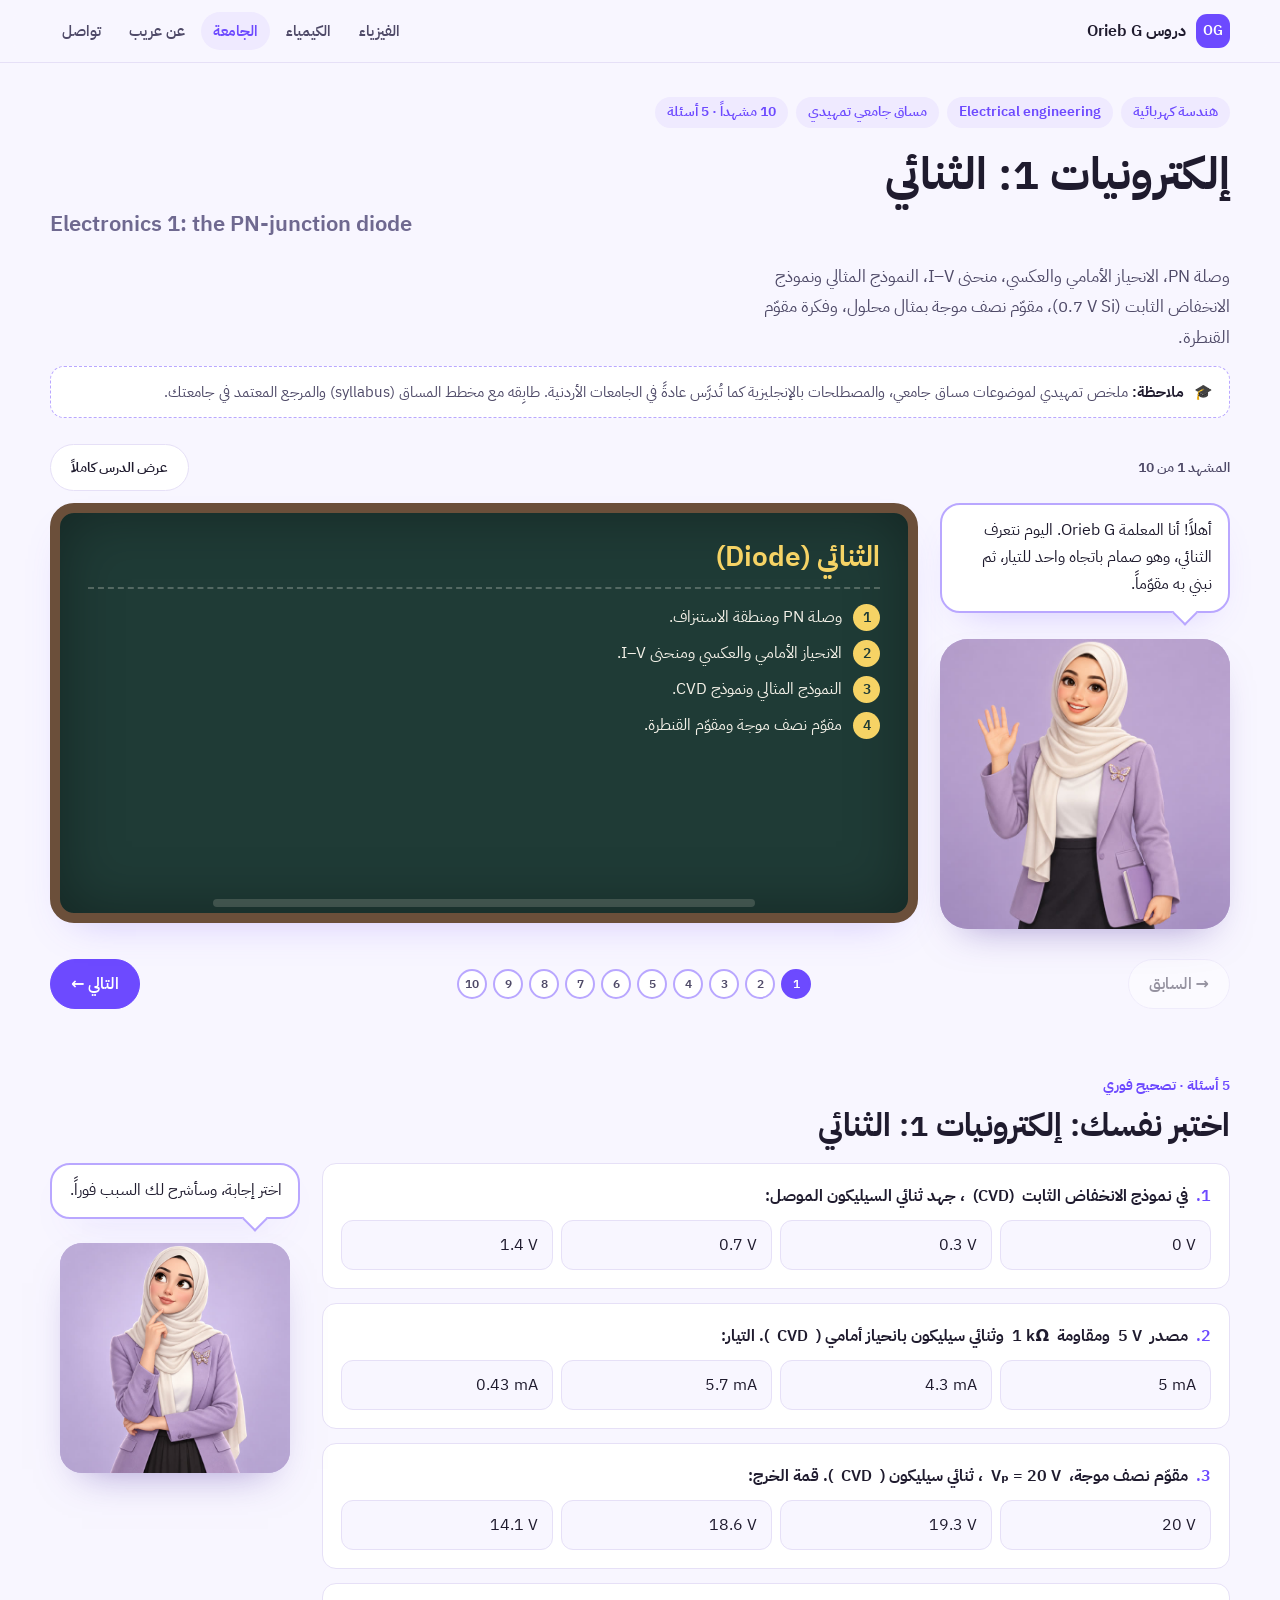
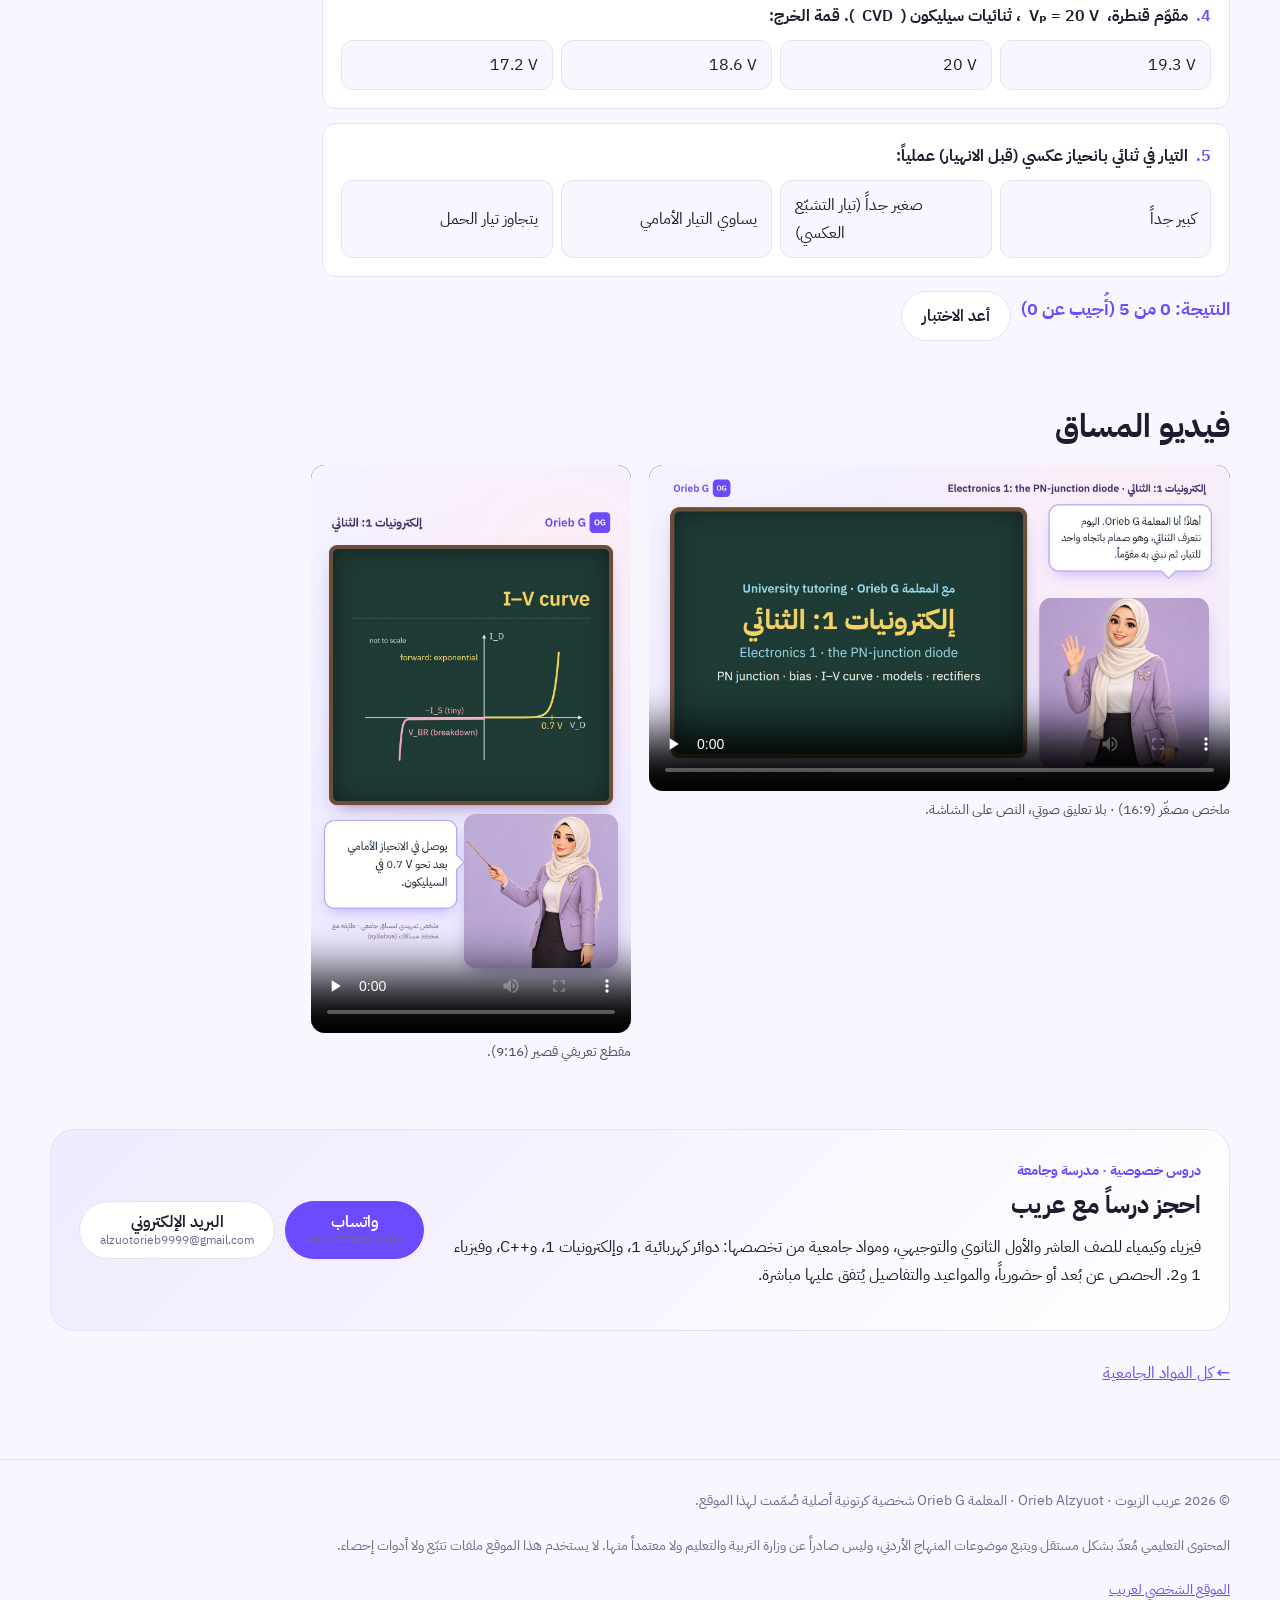
<file: university/electronics-1/index.html>
<!doctype html>
<html lang="ar" dir="rtl">
<head>
<meta charset="utf-8">
<meta name="viewport" content="width=device-width, initial-scale=1">
<meta name="color-scheme" content="light dark">
<meta name="referrer" content="strict-origin-when-cross-origin">
<link rel="canonical" href="https://oriebalzyuot96.github.io/lessons/university/electronics-1/">
<meta property="og:url" content="https://oriebalzyuot96.github.io/lessons/university/electronics-1/">
<meta property="og:type" content="website">
<meta property="og:locale" content="ar_JO">
<meta property="og:image" content="https://oriebalzyuot96.github.io/lessons/assets/img/og-cover.jpg">
<meta name="twitter:card" content="summary_large_image">
<meta name="author" content="عريب الزيوت (Orieb Alzyuot)">
<link rel="icon" href="../../assets/img/favicon.svg" type="image/svg+xml">
<link rel="preload" href="../../assets/fonts/plex-arabic-400.woff2" as="font" type="font/woff2" crossorigin>
<link rel="stylesheet" href="../../assets/css/site.css">
<title>إلكترونيات 1: الثنائي · ⁦Electronics 1: the PN-junction diode⁩ · دروس Orieb G</title>
<meta name="description" content="وصلة PN، الانحياز الأمامي والعكسي، منحنى I–V، النموذج المثالي ونموذج الانخفاض الثابت (0.7 V Si)، مقوّم نصف موجة بمثال محلول، وفكرة مقوّم القنطرة.">
<meta property="og:title" content="إلكترونيات 1: الثنائي (Electronics 1: the PN-junction diode) · مع المعلمة Orieb G">
<meta property="og:description" content="ملخص تفاعلي لمساق جامعي تمهيدي مع أمثلة محلولة واختبار قصير وفيديو.">
</head>
<body data-page="university">
<svg width="0" height="0" style="position:absolute" aria-hidden="true" focusable="false"><defs>
<marker id="ah-y" viewBox="0 0 10 10" refX="7" refY="5" markerWidth="5" markerHeight="5" orient="auto-start-reverse"><path d="M0 0L10 5L0 10z" fill="#f6d365"/></marker>
<marker id="ah-c" viewBox="0 0 10 10" refX="7" refY="5" markerWidth="5" markerHeight="5" orient="auto-start-reverse"><path d="M0 0L10 5L0 10z" fill="#9ad7e8"/></marker>
<marker id="ah-p" viewBox="0 0 10 10" refX="7" refY="5" markerWidth="5" markerHeight="5" orient="auto-start-reverse"><path d="M0 0L10 5L0 10z" fill="#f7a8bd"/></marker>
<marker id="ah-g" viewBox="0 0 10 10" refX="7" refY="5" markerWidth="5" markerHeight="5" orient="auto-start-reverse"><path d="M0 0L10 5L0 10z" fill="#a6e3a1"/></marker>
<marker id="ah-w" viewBox="0 0 10 10" refX="7" refY="5" markerWidth="5" markerHeight="5" orient="auto-start-reverse"><path d="M0 0L10 5L0 10z" fill="#f4f1e8"/></marker>
</defs></svg>
<a class="skip" href="#main">تخطَّ إلى المحتوى</a>
<header class="top">
  <div class="wrap">
    <a class="brand" href="../../"><i>OG</i><span>دروس Orieb G</span></a>
    <nav aria-label="التنقل الرئيسي">
      <a href="../../physics/newton-laws/" data-nav="physics">الفيزياء</a>
      <a href="../../chemistry/mole/" data-nav="chemistry">الكيمياء</a>
      <a href="../../#university" data-nav="university" aria-current="page">الجامعة</a>
      <a href="../../#about" data-nav="about">عن عريب</a>
      <a href="../../#contact" data-nav="contact">تواصل</a>
    </nav>
  </div>
</header>
<main id="main" class="wrap">
  <section class="lesson-hero" aria-labelledby="lesson-t">
    <ul class="chips"><li>هندسة كهربائية</li><li class="ltr">Electrical engineering</li><li>مساق جامعي تمهيدي</li><li>10 مشهداً · 5 أسئلة</li></ul>
    <h1 id="lesson-t">إلكترونيات 1: الثنائي <span class="en-sub ltr">⁦Electronics 1: the PN-junction diode⁩</span></h1>
    <p class="lede">وصلة <span class="en" dir="ltr">PN</span>، الانحياز الأمامي والعكسي، منحنى <span class="en" dir="ltr">I–V</span>، النموذج المثالي ونموذج الانخفاض الثابت <span class="en" dir="ltr">⁦(0.7 V Si)⁩</span>، مقوّم نصف موجة بمثال محلول، وفكرة مقوّم القنطرة.</p>
    <p class="note" role="note"><span aria-hidden="true">🎓</span><span><b>ملاحظة:</b> ملخص تمهيدي لموضوعات مساق جامعي، والمصطلحات بالإنجليزية كما تُدرَّس عادةً في الجامعات الأردنية. طابِقه مع مخطط المساق <span class="ltr">(syllabus)</span> والمرجع المعتمد في جامعتك.</span></p>
  </section>

  <section class="stage" data-stage aria-label="الدرس مشهداً مشهداً">
    <div class="stage-tools"><span class="counter" aria-live="polite"></span><button class="btn" type="button" data-all aria-pressed="false">عرض الدرس كاملاً</button></div>
    <div class="stage-grid">
      <div class="teacher">
        <figure class="og-card" data-pose="explaining" role="img" aria-label="المعلمة Orieb G تشرح"><div class="og-fig"><img class="on" src="../../assets/img/og/explaining.jpg" data-pose="explaining" alt="" width="640" height="640" decoding="async"><img data-src="../../assets/img/og/pointing.jpg" data-pose="pointing" alt="" width="640" height="640" decoding="async"><img data-src="../../assets/img/og/thinking.jpg" data-pose="thinking" alt="" width="640" height="640" decoding="async"><img data-src="../../assets/img/og/surprised.jpg" data-pose="surprised" alt="" width="640" height="640" decoding="async"><img data-src="../../assets/img/og/happy.jpg" data-pose="happy" alt="" width="640" height="640" decoding="async"><img data-src="../../assets/img/og/encouraging.jpg" data-pose="encouraging" alt="" width="640" height="640" decoding="async"></div></figure>
        <p class="bubble" aria-live="polite">أهلاً بك! أنا المعلمة Orieb G.</p>
      </div>
      <div class="scenes">
        <article class="scene" id="s1" data-pose="explaining" aria-labelledby="s1-t">
          <div class="board"><h2 id="s1-t">الثنائي <span class="en" dir="ltr">(Diode)</span></h2><ol class="steps"><li>وصلة <span class="en" dir="ltr">PN</span> ومنطقة الاستنزاف.</li><li>الانحياز الأمامي والعكسي ومنحنى <span class="en" dir="ltr">I–V</span>.</li><li>النموذج المثالي ونموذج <span class="en" dir="ltr">CVD</span>.</li><li>مقوّم نصف موجة ومقوّم القنطرة.</li></ol></div>
          <p class="say">أهلاً! أنا المعلمة Orieb G. اليوم نتعرف الثنائي، وهو صمام باتجاه واحد للتيار، ثم نبني به مقوّماً.</p>
        </article>

        <article class="scene" id="s2" data-pose="pointing" aria-labelledby="s2-t">
          <div class="board"><h2 id="s2-t">وصلة <span class="en" dir="ltr">PN junction</span></h2><svg class="dia" viewBox="0 0 520 230" role="img" aria-label="وصلة PN: منطقة p فيها فجوات ومنطقة n فيها إلكترونات وبينهما منطقة الاستنزاف"><rect x="40" y="40" width="180" height="120" rx="10" fill="#f7a8bd22" stroke="#f7a8bd" stroke-width="2.5"/><rect x="300" y="40" width="180" height="120" rx="10" fill="#9ad7e822" stroke="#9ad7e8" stroke-width="2.5"/><rect x="220" y="40" width="80" height="120" fill="#ffffff10" stroke="#cfd8cf" stroke-width="2" stroke-dasharray="6 6"/><circle cx="70" cy="70" r="7" fill="none" stroke="#f7a8bd" stroke-width="2.5"/><circle cx="70" cy="110" r="7" fill="none" stroke="#f7a8bd" stroke-width="2.5"/><circle cx="60" cy="140" r="7" fill="none" stroke="#f7a8bd" stroke-width="2.5"/><circle cx="110" cy="70" r="7" fill="none" stroke="#f7a8bd" stroke-width="2.5"/><circle cx="110" cy="110" r="7" fill="none" stroke="#f7a8bd" stroke-width="2.5"/><circle cx="100" cy="140" r="7" fill="none" stroke="#f7a8bd" stroke-width="2.5"/><circle cx="150" cy="70" r="7" fill="none" stroke="#f7a8bd" stroke-width="2.5"/><circle cx="150" cy="110" r="7" fill="none" stroke="#f7a8bd" stroke-width="2.5"/><circle cx="140" cy="140" r="7" fill="none" stroke="#f7a8bd" stroke-width="2.5"/><circle cx="190" cy="70" r="7" fill="none" stroke="#f7a8bd" stroke-width="2.5"/><circle cx="190" cy="110" r="7" fill="none" stroke="#f7a8bd" stroke-width="2.5"/><circle cx="180" cy="140" r="7" fill="none" stroke="#f7a8bd" stroke-width="2.5"/><circle cx="340" cy="70" r="5" fill="#9ad7e8"/><circle cx="340" cy="110" r="5" fill="#9ad7e8"/><circle cx="330" cy="140" r="5" fill="#9ad7e8"/><circle cx="380" cy="70" r="5" fill="#9ad7e8"/><circle cx="380" cy="110" r="5" fill="#9ad7e8"/><circle cx="370" cy="140" r="5" fill="#9ad7e8"/><circle cx="420" cy="70" r="5" fill="#9ad7e8"/><circle cx="420" cy="110" r="5" fill="#9ad7e8"/><circle cx="410" cy="140" r="5" fill="#9ad7e8"/><circle cx="460" cy="70" r="5" fill="#9ad7e8"/><circle cx="460" cy="110" r="5" fill="#9ad7e8"/><circle cx="450" cy="140" r="5" fill="#9ad7e8"/><text x="130" y="190" fill="#f7a8bd" font-size="22" text-anchor="middle">p-type (holes)</text><text x="390" y="190" fill="#9ad7e8" font-size="22" text-anchor="middle">n-type (electrons)</text><g class="pop" style="--d:1s" data-at="1"><text x="260" y="26" fill="#cfd8cf" font-size="20" text-anchor="middle">depletion region</text></g><g class="pop" style="--d:1.6s" data-at="1.6"><text x="260" y="218" fill="#f6d365" font-size="22" text-anchor="middle">⁦≈ 0.7 V (Si)⁩</text></g><text x="28" y="106" fill="#f4f1e8" font-size="22" text-anchor="end">A</text><text x="492" y="106" fill="#f4f1e8" font-size="22" text-anchor="start">K</text></svg><p data-at="2">الطرف <span class="en" dir="ltr">p</span> هو المصعد <span class="en" dir="ltr">(anode, A)</span>، والطرف <span class="en" dir="ltr">n</span> هو المهبط <span class="en" dir="ltr">(cathode, K)</span>. حاجز الجهد نحو <span class="eq">⁦0.7 V⁩</span> للسيليكون ونحو <span class="eq">⁦0.3 V⁩</span> للجرمانيوم.</p></div>
          <p class="say">نضع مادة p فيها فجوات بجانب مادة n فيها إلكترونات. تتكوّن بينهما منطقة استنزاف وحاجز جهد نحو ⁦0.7 V⁩ في السيليكون.</p>
        </article>

        <article class="scene" id="s3" data-pose="explaining" aria-labelledby="s3-t">
          <div class="board"><h2 id="s3-t">الانحياز <span class="en" dir="ltr">(Bias)</span></h2><svg class="dia" viewBox="0 0 540 250" role="img" aria-label="انحياز أمامي: الثنائي يوصل؛ انحياز عكسي: تيار صغير جداً"><polyline points="40,96 40,40 80,40" fill="none" stroke="#f4f1e8" stroke-width="3.5" stroke-linejoin="round" stroke-linecap="round"/><line x1="80" y1="40" x2="106" y2="40" stroke="#f4f1e8" stroke-width="3.5"/><line x1="134" y1="40" x2="160" y2="40" stroke="#f4f1e8" stroke-width="3.5"/><polygon points="106,55 106,25 134,40" fill="#f4f1e8"/><line x1="134" y1="55" x2="134" y2="25" stroke="#f4f1e8" stroke-width="4"/><polyline points="160,40 210,40" fill="none" stroke="#f4f1e8" stroke-width="3.5" stroke-linejoin="round" stroke-linecap="round"/><polyline points="210,40 210,98 201,101.7 219,109 201,116.3 219,123.7 201,131 219,138.3 210,142 210,200" fill="none" stroke="#f4f1e8" stroke-width="3.5" stroke-linejoin="round"/><text x="228" y="126" fill="#f6d365" font-size="22" text-anchor="start">R</text><polyline points="210,200 40,200 40,144" fill="none" stroke="#f4f1e8" stroke-width="3.5" stroke-linejoin="round" stroke-linecap="round"/><circle cx="40" cy="120" r="24" fill="#1f3b36" stroke="#f4f1e8" stroke-width="3.5"/><text x="40" y="115" fill="#f4f1e8" font-size="24" text-anchor="middle">+</text><text x="40" y="137" fill="#f4f1e8" font-size="26" text-anchor="middle">−</text><text x="125" y="236" fill="#f6d365" font-size="21" text-anchor="middle">Forward bias · انحياز أمامي</text><text x="125" y="88" fill="#a6e3a1" font-size="21" text-anchor="middle">I flows</text><polyline points="320,96 320,40 360,40" fill="none" stroke="#f4f1e8" stroke-width="3.5" stroke-linejoin="round" stroke-linecap="round"/><line x1="440" y1="40" x2="414" y2="40" stroke="#f4f1e8" stroke-width="3.5"/><line x1="386" y1="40" x2="360" y2="40" stroke="#f4f1e8" stroke-width="3.5"/><polygon points="414,25 414,55 386,40" fill="#f4f1e8"/><line x1="386" y1="25" x2="386" y2="55" stroke="#f4f1e8" stroke-width="4"/><polyline points="440,40 490,40" fill="none" stroke="#f4f1e8" stroke-width="3.5" stroke-linejoin="round" stroke-linecap="round"/><polyline points="490,40 490,98 481,101.7 499,109 481,116.3 499,123.7 481,131 499,138.3 490,142 490,200" fill="none" stroke="#f4f1e8" stroke-width="3.5" stroke-linejoin="round"/><text x="508" y="126" fill="#f6d365" font-size="22" text-anchor="start">R</text><polyline points="490,200 320,200 320,144" fill="none" stroke="#f4f1e8" stroke-width="3.5" stroke-linejoin="round" stroke-linecap="round"/><circle cx="320" cy="120" r="24" fill="#1f3b36" stroke="#f4f1e8" stroke-width="3.5"/><text x="320" y="115" fill="#f4f1e8" font-size="24" text-anchor="middle">+</text><text x="320" y="137" fill="#f4f1e8" font-size="26" text-anchor="middle">−</text><text x="405" y="236" fill="#f6d365" font-size="21" text-anchor="middle">Reverse bias · انحياز عكسي</text><text x="405" y="88" fill="#f7a8bd" font-size="21" text-anchor="middle">⁦I ≈ 0⁩</text></svg><ul><li data-at="1.4">انحياز أمامي <span class="en" dir="ltr">(forward bias)</span>: <span class="eq">V_A > V_K</span>، يوصل عندما <span class="eq">⁦V_D ≈ 0.7 V⁩</span> (Si).</li><li data-at="2.4">انحياز عكسي <span class="en" dir="ltr">(reverse bias)</span>: تيار تشبّع عكسي صغير جداً <span class="eq">I_S</span> حتى جهد الانهيار <span class="eq">V_BR</span>.</li></ul></div>
          <p class="say">في الانحياز الأمامي يكون المصعد أعلى جهداً فيوصل الثنائي بعد نحو ⁦0.7 V⁩. في الانحياز العكسي يمر تيار صغير جداً حتى جهد الانهيار.</p>
        </article>

        <article class="scene" id="s4" data-pose="pointing" aria-labelledby="s4-t">
          <div class="board"><h2 id="s4-t">منحنى <span class="en" dir="ltr">I–V</span> للثنائي</h2><div class="two"><svg class="dia" viewBox="0 0 540 310" role="img" aria-label="منحنى التيار والجهد للثنائي: تيار صغير جداً في الانحياز العكسي، وارتفاع حاد بعد نحو 0.7 فولت، وانهيار عند جهد عكسي كبير"><line x1="30" y1="200" x2="520" y2="200" stroke="#cfd8cf" stroke-width="2" marker-end="url(#ah-w)"/><line x1="300" y1="296" x2="300" y2="14" stroke="#cfd8cf" stroke-width="2" marker-end="url(#ah-w)"/><text x="512" y="224" fill="#cfd8cf" font-size="20" text-anchor="middle">V_D</text><text x="312" y="22" fill="#cfd8cf" font-size="20" text-anchor="start">I_D</text><path class="grow" style="--len:420;--d:0.4s" data-grow="0.4" data-len="420" d="M300.0 200.0 L302.2 200.0 L304.4 200.0 L306.6 200.0 L308.8 200.0 L311.0 200.0 L313.2 200.0 L315.4 200.0 L317.6 200.0 L319.8 200.0 L322.0 200.0 L324.2 200.0 L326.4 200.0 L328.6 200.0 L330.8 200.0 L333.0 200.0 L335.2 200.0 L337.4 200.0 L339.6 200.0 L341.8 200.0 L344.0 200.0 L346.2 200.0 L348.4 200.0 L350.6 200.0 L352.8 200.0 L355.0 200.0 L357.2 200.0 L359.4 200.0 L361.6 200.0 L363.8 200.0 L366.0 200.0 L368.2 200.0 L370.4 200.0 L372.6 200.0 L374.8 200.0 L377.0 200.0 L379.2 200.0 L381.4 200.0 L383.6 199.9 L385.8 199.9 L388.0 199.9 L390.2 199.9 L392.4 199.9 L394.6 199.8 L396.8 199.8 L399.0 199.8 L401.2 199.7 L403.4 199.6 L405.6 199.6 L407.8 199.5 L410.0 199.3 L412.2 199.2 L414.4 199.0 L416.6 198.8 L418.8 198.5 L421.0 198.2 L423.2 197.8 L425.4 197.3 L427.6 196.7 L429.8 196.0 L432.0 195.1 L434.2 194.0 L436.4 192.7 L438.6 191.0 L440.8 189.1 L443.0 186.6 L445.2 183.7 L447.4 180.1 L449.6 175.6 L451.8 170.2 L454.0 163.7 L456.2 155.6 L458.4 145.8 L460.6 133.8 L462.8 119.1 L465.0 101.2 L467.2 79.3 L469.4 52.6" fill="none" stroke="#f6d365" stroke-width="4.5" stroke-linecap="round" stroke-linejoin="round"/><path class="grow" style="--len:300;--d:1.8s" data-grow="1.8" data-len="300" d="M300 200 L300 203 L128 204 C116 205 112 220 108 296" fill="none" stroke="#f7a8bd" stroke-width="4.5" stroke-linecap="round" stroke-linejoin="round"/><line x1="454" y1="194" x2="454" y2="206" stroke="#f6d365" stroke-width="2"/><g class="pop" style="--d:1.2s" data-at="1.2"><text x="454" y="226" fill="#f6d365" font-size="21" text-anchor="middle">⁦0.7 V⁩</text></g><g class="pop" style="--d:2.4s" data-at="2.4"><text x="128" y="240" fill="#f7a8bd" font-size="19" text-anchor="start">V_BR (breakdown)</text></g><g class="pop" style="--d:2.2s" data-at="2.2"><text x="210" y="190" fill="#f7a8bd" font-size="19" text-anchor="middle">−I_S (tiny)</text></g><g class="pop" style="--d:1.4s" data-at="1.4"><text x="286" y="70" fill="#f6d365" font-size="19" text-anchor="end">forward: exponential</text></g><text x="40" y="30" fill="#cfd8cf" font-size="16" text-anchor="start">not to scale</text></svg><div><p class="formula sm" data-at=".6">⁦I_D = I_S (e^(V_D / nV_T) − 1)⁩</p><p data-at="1.6">معادلة شوكلي <span class="en" dir="ltr">(Shockley)</span>؛ <span class="eq">⁦V_T ≈ 26 mV⁩</span> عند درجة حرارة الغرفة، و<span class="eq">n</span> بين 1 و2.</p></div></div></div>
          <p class="say">المنحنى أُسّي في الانحياز الأمامي: يبقى التيار صغيراً ثم يرتفع بحدة قرب ⁦0.7 V⁩. وفي العكسي يبقى قريباً من الصفر حتى الانهيار.</p>
        </article>

        <article class="scene" id="s5" data-pose="explaining" aria-labelledby="s5-t">
          <div class="board"><h2 id="s5-t">نماذج الثنائي <span class="en" dir="ltr">(Diode models)</span></h2><svg class="dia" viewBox="0 0 540 200" role="img" aria-label="النموذج المثالي: مفتاح مغلق، ونموذج الانخفاض الثابت: مفتاح مغلق مع 0.7 فولت"><rect x="20" y="20" width="240" height="160" rx="16" fill="none" stroke="#cfd8cf" stroke-width="2" stroke-dasharray="6 6"/><rect x="280" y="20" width="240" height="160" rx="16" fill="none" stroke="#cfd8cf" stroke-width="2" stroke-dasharray="6 6"/><text x="140" y="50" fill="#f6d365" font-size="22" text-anchor="middle">Ideal model</text><polyline points="50,110 230,110" fill="none" stroke="#f4f1e8" stroke-width="3.5" stroke-linejoin="round" stroke-linecap="round"/><circle cx="50" cy="110" r="5.5" fill="#f4f1e8"/><circle cx="230" cy="110" r="5.5" fill="#f4f1e8"/><text x="140" y="160" fill="#a6e3a1" font-size="20" text-anchor="middle">⁦ON: V_D = 0 (short)⁩</text><text x="400" y="50" fill="#f6d365" font-size="22" text-anchor="middle">CVD model</text><polyline points="310,110 385,110" fill="none" stroke="#f4f1e8" stroke-width="3.5" stroke-linejoin="round" stroke-linecap="round"/><line x1="385" y1="86" x2="385" y2="134" stroke="#f4f1e8" stroke-width="4"/><line x1="400" y1="98" x2="400" y2="122" stroke="#f4f1e8" stroke-width="7"/><polyline points="400,110 490,110" fill="none" stroke="#f4f1e8" stroke-width="3.5" stroke-linejoin="round" stroke-linecap="round"/><circle cx="310" cy="110" r="5.5" fill="#f4f1e8"/><circle cx="490" cy="110" r="5.5" fill="#f4f1e8"/><text x="392" y="80" fill="#9ad7e8" font-size="20" text-anchor="middle">⁦0.7 V⁩</text><text x="400" y="160" fill="#a6e3a1" font-size="20" text-anchor="middle">⁦ON: V_D = 0.7 V⁩</text></svg><ol class="steps"><li data-at="0.6">مثالي <span class="en" dir="ltr">(ideal)</span>: <span class="eq">⁦I = 5 ÷ 1 kΩ = 5 mA⁩</span></li><li data-at="2.0">انخفاض ثابت <span class="en" dir="ltr">(CVD)</span>: <span class="eq">⁦I = (5 − 0.7) ÷ 1 kΩ = 4.3 mA⁩</span></li></ol></div>
          <p class="say">النموذج المثالي يعدّ الثنائي الموصل سلكاً، ونموذج الانخفاض الثابت يطرح ⁦0.7 V⁩. مع ⁦5 V⁩ و1 كيلو أوم: ⁦5 mA⁩ أو ⁦4.3 mA⁩.</p>
        </article>

        <article class="scene" id="s6" data-pose="pointing" aria-labelledby="s6-t">
          <div class="board"><h2 id="s6-t">مقوّم نصف موجة <span class="en" dir="ltr">(Half-wave rectifier)</span></h2><svg class="dia" viewBox="0 0 620 270" role="img" aria-label="مقوّم نصف موجة: الثنائي يمرر النصف الموجب فقط، والقمة الخارجة 11.3 فولت"><circle cx="60" cy="130" r="24" fill="#1f3b36" stroke="#f4f1e8" stroke-width="3.5"/><path d="M46 130 q7 -16 14 0 t14 0" fill="none" stroke="#f4f1e8" stroke-width="3"/><text x="26" y="136" fill="#f6d365" font-size="22" text-anchor="end">vₛ</text><polyline points="60,106 60,40 100,40" fill="none" stroke="#f4f1e8" stroke-width="3.5" stroke-linejoin="round" stroke-linecap="round"/><line x1="100" y1="40" x2="126" y2="40" stroke="#f4f1e8" stroke-width="3.5"/><line x1="154" y1="40" x2="180" y2="40" stroke="#f4f1e8" stroke-width="3.5"/><polygon points="126,55 126,25 154,40" fill="#f4f1e8"/><line x1="154" y1="55" x2="154" y2="25" stroke="#f4f1e8" stroke-width="4"/><text x="140" y="76" fill="#f6d365" font-size="22" text-anchor="middle">D</text><polyline points="180,40 240,40" fill="none" stroke="#f4f1e8" stroke-width="3.5" stroke-linejoin="round" stroke-linecap="round"/><polyline points="240,40 240,108 231,111.7 249,119 231,126.3 249,133.7 231,141 249,148.3 240,152 240,220" fill="none" stroke="#f4f1e8" stroke-width="3.5" stroke-linejoin="round"/><text x="258" y="136" fill="#f6d365" font-size="22" text-anchor="start">R_L</text><polyline points="240,220 60,220 60,154" fill="none" stroke="#f4f1e8" stroke-width="3.5" stroke-linejoin="round" stroke-linecap="round"/><line x1="320" y1="80" x2="606" y2="80" stroke="#cfd8cf" stroke-width="1.5"/><line x1="320" y1="210" x2="606" y2="210" stroke="#cfd8cf" stroke-width="1.5"/><path class="grow" style="--len:700;--d:0.4s" data-grow="0.4" data-len="700" d="M320.0 80.0 L322.3 74.6 L324.7 69.2 L327.0 63.9 L329.3 58.8 L331.7 54.0 L334.0 49.4 L336.3 45.2 L338.7 41.4 L341.0 37.9 L343.3 35.0 L345.7 32.5 L348.0 30.5 L350.3 29.1 L352.7 28.3 L355.0 28.0 L357.3 28.3 L359.7 29.1 L362.0 30.5 L364.3 32.5 L366.7 35.0 L369.0 37.9 L371.3 41.4 L373.7 45.2 L376.0 49.4 L378.3 54.0 L380.7 58.8 L383.0 63.9 L385.3 69.2 L387.7 74.6 L390.0 80.0 L392.3 85.4 L394.7 90.8 L397.0 96.1 L399.3 101.2 L401.7 106.0 L404.0 110.6 L406.3 114.8 L408.7 118.6 L411.0 122.1 L413.3 125.0 L415.7 127.5 L418.0 129.5 L420.3 130.9 L422.7 131.7 L425.0 132.0 L427.3 131.7 L429.7 130.9 L432.0 129.5 L434.3 127.5 L436.7 125.0 L439.0 122.1 L441.3 118.6 L443.7 114.8 L446.0 110.6 L448.3 106.0 L450.7 101.2 L453.0 96.1 L455.3 90.8 L457.7 85.4 L460.0 80.0 L462.3 74.6 L464.7 69.2 L467.0 63.9 L469.3 58.8 L471.7 54.0 L474.0 49.4 L476.3 45.2 L478.7 41.4 L481.0 37.9 L483.3 35.0 L485.7 32.5 L488.0 30.5 L490.3 29.1 L492.7 28.3 L495.0 28.0 L497.3 28.3 L499.7 29.1 L502.0 30.5 L504.3 32.5 L506.7 35.0 L509.0 37.9 L511.3 41.4 L513.7 45.2 L516.0 49.4 L518.3 54.0 L520.7 58.8 L523.0 63.9 L525.3 69.2 L527.7 74.6 L530.0 80.0 L532.3 85.4 L534.7 90.8 L537.0 96.1 L539.3 101.2 L541.7 106.0 L544.0 110.6 L546.3 114.8 L548.7 118.6 L551.0 122.1 L553.3 125.0 L555.7 127.5 L558.0 129.5 L560.3 130.9 L562.7 131.7 L565.0 132.0 L567.3 131.7 L569.7 130.9 L572.0 129.5 L574.3 127.5 L576.7 125.0 L579.0 122.1 L581.3 118.6 L583.7 114.8 L586.0 110.6 L588.3 106.0 L590.7 101.2 L593.0 96.1 L595.3 90.8 L597.7 85.4 L600.0 80.0 " fill="none" stroke="#9ad7e8" stroke-width="3" stroke-linecap="round" stroke-linejoin="round"/><path class="grow" style="--len:700;--d:1.4s" data-grow="1.4" data-len="700" d="M320.0 210.0 L322.3 207.6 L324.7 202.2 L327.0 197.0 L329.3 191.9 L331.7 187.0 L334.0 182.5 L336.3 178.2 L338.7 174.4 L341.0 171.0 L343.3 168.0 L345.7 165.5 L348.0 163.6 L350.3 162.2 L352.7 161.3 L355.0 161.0 L357.3 161.3 L359.7 162.2 L362.0 163.6 L364.3 165.5 L366.7 168.0 L369.0 171.0 L371.3 174.4 L373.7 178.2 L376.0 182.5 L378.3 187.0 L380.7 191.9 L383.0 197.0 L385.3 202.2 L387.7 207.6 L390.0 210.0 L392.3 210.0 L394.7 210.0 L397.0 210.0 L399.3 210.0 L401.7 210.0 L404.0 210.0 L406.3 210.0 L408.7 210.0 L411.0 210.0 L413.3 210.0 L415.7 210.0 L418.0 210.0 L420.3 210.0 L422.7 210.0 L425.0 210.0 L427.3 210.0 L429.7 210.0 L432.0 210.0 L434.3 210.0 L436.7 210.0 L439.0 210.0 L441.3 210.0 L443.7 210.0 L446.0 210.0 L448.3 210.0 L450.7 210.0 L453.0 210.0 L455.3 210.0 L457.7 210.0 L460.0 210.0 L462.3 207.6 L464.7 202.2 L467.0 197.0 L469.3 191.9 L471.7 187.0 L474.0 182.5 L476.3 178.2 L478.7 174.4 L481.0 171.0 L483.3 168.0 L485.7 165.5 L488.0 163.6 L490.3 162.2 L492.7 161.3 L495.0 161.0 L497.3 161.3 L499.7 162.2 L502.0 163.6 L504.3 165.5 L506.7 168.0 L509.0 171.0 L511.3 174.4 L513.7 178.2 L516.0 182.5 L518.3 187.0 L520.7 191.9 L523.0 197.0 L525.3 202.2 L527.7 207.6 L530.0 210.0 L532.3 210.0 L534.7 210.0 L537.0 210.0 L539.3 210.0 L541.7 210.0 L544.0 210.0 L546.3 210.0 L548.7 210.0 L551.0 210.0 L553.3 210.0 L555.7 210.0 L558.0 210.0 L560.3 210.0 L562.7 210.0 L565.0 210.0 L567.3 210.0 L569.7 210.0 L572.0 210.0 L574.3 210.0 L576.7 210.0 L579.0 210.0 L581.3 210.0 L583.7 210.0 L586.0 210.0 L588.3 210.0 L590.7 210.0 L593.0 210.0 L595.3 210.0 L597.7 210.0 L600.0 210.0 " fill="none" stroke="#f6d365" stroke-width="3.5" stroke-linecap="round" stroke-linejoin="round"/><text x="320" y="22" fill="#9ad7e8" font-size="20" text-anchor="start">⁦vₛ: Vₚ = 12 V⁩</text><g class="pop" style="--d:2s" data-at="2"><text x="320" y="252" fill="#f6d365" font-size="20" text-anchor="start">⁦v_o: peak = 12 − 0.7 = 11.3 V⁩</text></g></svg></div>
          <p class="say">في المقوّم نصف الموجة يمرر الثنائي النصف الموجب فقط، فيظهر على الحمل نبضات موجبة قمتها أقل من قمة الدخل بـ ⁦0.7 V⁩.</p>
        </article>

        <article class="scene" id="s7" data-pose="explaining" aria-labelledby="s7-t">
          <div class="board"><h2 id="s7-t">مثال محلول: مقوّم نصف موجة</h2><p class="q" data-at=".2"><span class="eq">⁦Vₚ = 12 V⁩</span>، <span class="eq">⁦R_L = 1 kΩ⁩</span>، ثنائي سيليكون (نموذج <span class="en" dir="ltr">CVD</span>).</p><ol class="steps"><li data-at="0.6"><span class="eq">⁦V_o,peak = Vₚ − 0.7 = 11.3 V⁩</span></li><li data-at="2.0"><span class="eq">⁦I_peak = 11.3 V ÷ 1 kΩ = 11.3 mA⁩</span></li><li data-at="3.4"><span class="eq">⁦PIV = Vₚ = 12 V⁩</span> (في النصف السالب يكون الثنائي مقطوعاً)</li><li data-at="4.8">تردد الخرج = تردد الدخل (مثلاً <span class="eq">⁦50 Hz⁩</span>)</li></ol></div>
          <p class="say">إذا كانت قمة الدخل ⁦12 V⁩ والحمل 1 كيلو أوم: قمة الخرج ⁦11.3 V⁩، وقمة التيار ⁦11.3 mA⁩، وأقصى جهد عكسي على الثنائي ⁦12 V⁩.</p>
        </article>

        <article class="scene" id="s8" data-pose="pointing" aria-labelledby="s8-t">
          <div class="board"><h2 id="s8-t">مقوّم موجة كاملة بالقنطرة <span class="en" dir="ltr">(Full-wave bridge)</span></h2><svg class="dia" viewBox="0 0 620 280" role="img" aria-label="مقوّم موجة كاملة بقنطرة من أربعة ثنائيات: القمة الخارجة 10.6 فولت"><line x1="70" y1="110" x2="100.1" y2="79.9" stroke="#f4f1e8" stroke-width="3.5"/><line x1="119.9" y1="60.1" x2="150" y2="30" stroke="#f4f1e8" stroke-width="3.5"/><polygon points="110.7,90.5 89.5,69.3 119.9,60.1" fill="#f4f1e8"/><line x1="130.5" y1="70.7" x2="109.3" y2="49.5" stroke="#f4f1e8" stroke-width="4"/><line x1="230" y1="110" x2="199.9" y2="79.9" stroke="#f4f1e8" stroke-width="3.5"/><line x1="180.1" y1="60.1" x2="150" y2="30" stroke="#f4f1e8" stroke-width="3.5"/><polygon points="210.5,69.3 189.3,90.5 180.1,60.1" fill="#f4f1e8"/><line x1="190.7" y1="49.5" x2="169.5" y2="70.7" stroke="#f4f1e8" stroke-width="4"/><line x1="150" y1="190" x2="119.9" y2="159.9" stroke="#f4f1e8" stroke-width="3.5"/><line x1="100.1" y1="140.1" x2="70" y2="110" stroke="#f4f1e8" stroke-width="3.5"/><polygon points="130.5,149.3 109.3,170.5 100.1,140.1" fill="#f4f1e8"/><line x1="110.7" y1="129.5" x2="89.5" y2="150.7" stroke="#f4f1e8" stroke-width="4"/><line x1="150" y1="190" x2="180.1" y2="159.9" stroke="#f4f1e8" stroke-width="3.5"/><line x1="199.9" y1="140.1" x2="230" y2="110" stroke="#f4f1e8" stroke-width="3.5"/><polygon points="190.7,170.5 169.5,149.3 199.9,140.1" fill="#f4f1e8"/><line x1="210.5" y1="150.7" x2="189.3" y2="129.5" stroke="#f4f1e8" stroke-width="4"/><circle cx="150" cy="30" r="5.5" fill="#f4f1e8"/><circle cx="70" cy="110" r="5.5" fill="#f4f1e8"/><circle cx="230" cy="110" r="5.5" fill="#f4f1e8"/><circle cx="150" cy="190" r="5.5" fill="#f4f1e8"/><polyline points="70,110 30,110 30,250 126,250" fill="none" stroke="#f4f1e8" stroke-width="3.5" stroke-linejoin="round" stroke-linecap="round"/><polyline points="174,250 280,250 280,110 230,110" fill="none" stroke="#f4f1e8" stroke-width="3.5" stroke-linejoin="round" stroke-linecap="round"/><circle cx="150" cy="250" r="24" fill="#1f3b36" stroke="#f4f1e8" stroke-width="3.5"/><path d="M136 250 q7 -16 14 0 t14 0" fill="none" stroke="#f4f1e8" stroke-width="3"/><text x="150" y="284" fill="#f6d365" font-size="20" text-anchor="middle">vₛ</text><polyline points="150,30 370,30" fill="none" stroke="#f4f1e8" stroke-width="3.5" stroke-linejoin="round" stroke-linecap="round"/><polyline points="370,30 370,88 361,91.7 379,99 361,106.3 379,113.7 361,121 379,128.3 370,132 370,190" fill="none" stroke="#f4f1e8" stroke-width="3.5" stroke-linejoin="round"/><text x="388" y="116" fill="#f6d365" font-size="22" text-anchor="start">R_L</text><polyline points="370,190 150,190" fill="none" stroke="#f4f1e8" stroke-width="3.5" stroke-linejoin="round" stroke-linecap="round"/><text x="352" y="60" fill="#a6e3a1" font-size="24" text-anchor="middle">+</text><text x="352" y="176" fill="#a6e3a1" font-size="26" text-anchor="middle">−</text><line x1="430" y1="200" x2="610" y2="200" stroke="#cfd8cf" stroke-width="1.5"/><path class="grow" style="--len:700;--d:1s" data-grow="1" data-len="700" d="M430.0 200.0 L431.5 200.0 L433.0 193.6 L434.5 186.5 L436.0 179.7 L437.5 173.2 L439.0 167.0 L440.5 161.3 L442.0 156.1 L443.5 151.5 L445.0 147.5 L446.5 144.2 L448.0 141.6 L449.5 139.7 L451.0 138.6 L452.5 138.2 L454.0 138.6 L455.5 139.7 L457.0 141.6 L458.5 144.2 L460.0 147.5 L461.5 151.5 L463.0 156.1 L464.5 161.3 L466.0 167.0 L467.5 173.2 L469.0 179.7 L470.5 186.5 L472.0 193.6 L473.5 200.0 L475.0 200.0 L476.5 200.0 L478.0 193.6 L479.5 186.5 L481.0 179.7 L482.5 173.2 L484.0 167.0 L485.5 161.3 L487.0 156.1 L488.5 151.5 L490.0 147.5 L491.5 144.2 L493.0 141.6 L494.5 139.7 L496.0 138.6 L497.5 138.2 L499.0 138.6 L500.5 139.7 L502.0 141.6 L503.5 144.2 L505.0 147.5 L506.5 151.5 L508.0 156.1 L509.5 161.3 L511.0 167.0 L512.5 173.2 L514.0 179.7 L515.5 186.5 L517.0 193.6 L518.5 200.0 L520.0 200.0 L521.5 200.0 L523.0 193.6 L524.5 186.5 L526.0 179.7 L527.5 173.2 L529.0 167.0 L530.5 161.3 L532.0 156.1 L533.5 151.5 L535.0 147.5 L536.5 144.2 L538.0 141.6 L539.5 139.7 L541.0 138.6 L542.5 138.2 L544.0 138.6 L545.5 139.7 L547.0 141.6 L548.5 144.2 L550.0 147.5 L551.5 151.5 L553.0 156.1 L554.5 161.3 L556.0 167.0 L557.5 173.2 L559.0 179.7 L560.5 186.5 L562.0 193.6 L563.5 200.0 L565.0 200.0 L566.5 200.0 L568.0 193.6 L569.5 186.5 L571.0 179.7 L572.5 173.2 L574.0 167.0 L575.5 161.3 L577.0 156.1 L578.5 151.5 L580.0 147.5 L581.5 144.2 L583.0 141.6 L584.5 139.7 L586.0 138.6 L587.5 138.2 L589.0 138.6 L590.5 139.7 L592.0 141.6 L593.5 144.2 L595.0 147.5 L596.5 151.5 L598.0 156.1 L599.5 161.3 L601.0 167.0 L602.5 173.2 L604.0 179.7 L605.5 186.5 L607.0 193.6 L608.5 200.0 L610.0 200.0 " fill="none" stroke="#f6d365" stroke-width="3.5" stroke-linecap="round" stroke-linejoin="round"/><g class="pop" style="--d:1.8s" data-at="1.8"><text x="520" y="240" fill="#f6d365" font-size="19" text-anchor="middle">⁦peak = 10.6 V⁩</text></g></svg><p data-at="2.4">ثنائيان يوصلان في كل نصف موجة: <span class="eq">⁦V_o,peak = Vₚ − 2(0.7) = 12 − 1.4 = 10.6 V⁩</span>، وتردد الخرج ضعف تردد الدخل (<span class="eq">⁦100 Hz⁩</span> لدخل <span class="eq">⁦50 Hz⁩</span>).</p></div>
          <p class="say">في مقوّم القنطرة يوصل ثنائيان في كل نصف موجة، فنطرح ⁦1.4 V⁩: من ⁦12 V⁩ إلى ⁦10.6 V⁩، ويتضاعف تردد النبضات.</p>
        </article>

        <article class="scene" id="s9" data-pose="thinking" aria-labelledby="s9-t">
          <div class="board"><h2 id="s9-t">أخطاء شائعة</h2><ul class="myth"><li data-at="0.4"><span class="x">✗ طرح ⁦0.7 V⁩ مرة واحدة في القنطرة.</span> <span class="v">✓</span> ثنائيان يوصلان: نطرح ⁦1.4 V⁩.</li><li data-at="1.6"><span class="x">✗ الخلط بين القيمة الفعّالة والقمة.</span> <span class="v">✓</span> <span class="eq">⁦Vₚ = √2 × V_rms⁩</span>: <span class="eq">⁦12 V rms ≈ 16.97 V peak⁩</span>.</li><li data-at="2.8"><span class="x">✗ اتجاه رمز الثنائي.</span> <span class="v">✓</span> السهم يشير إلى اتجاه التيار الاصطلاحي من المصعد إلى المهبط.</li><li data-at="4.0"><span class="x">✗ التيار العكسي = صفر تماماً.</span> <span class="v">✓</span> عملياً تيار صغير جداً <span class="eq">I_S</span>.</li></ul></div>
          <p class="say">انتبه: القنطرة فيها ثنائيان موصلان لا واحد، والجهد الفعّال ليس القمة، والتيار العكسي صغير لكنه ليس صفراً تماماً.</p>
        </article>

        <article class="scene" id="s10" data-pose="happy" aria-labelledby="s10-t">
          <div class="board"><h2 id="s10-t">الخلاصة</h2><ul><li>الثنائي يوصل في الانحياز الأمامي بعد نحو <span class="eq">⁦0.7 V⁩</span> (Si).</li><li>نموذج <span class="en" dir="ltr">CVD</span>: <span class="eq">⁦V_D = 0.7 V⁩</span> عند التوصيل.</li><li>نصف موجة: <span class="eq">⁦Vₚ − 0.7⁩</span>؛ قنطرة: <span class="eq">⁦Vₚ − 1.4⁩</span>.</li></ul></div>
          <p class="say">رائع! الآن تعرف كيف يعمل الثنائي والمقوّم. جرّب الاختبار القصير على الموقع.</p>
        </article>
      </div>
    </div>
    <nav class="stage-nav" aria-label="التنقل بين المشاهد">
      <button class="btn" type="button" data-prev>→ السابق</button>
      <ol class="dots"></ol>
      <button class="btn primary" type="button" data-next>التالي ←</button>
    </nav>
  </section>

  <section class="sec" id="quiz" data-quiz aria-labelledby="quiz-t">
    <span class="kicker">5 أسئلة · تصحيح فوري</span>
    <h2 id="quiz-t">اختبر نفسك: إلكترونيات 1: الثنائي</h2>
    <div class="quiz-grid">
      <ol class="qs">
        <li><fieldset><legend>في نموذج الانخفاض الثابت <span class="en" dir="ltr">(CVD)</span>، جهد ثنائي السيليكون الموصل:</legend><div class="opts">
          <button class="opt" type="button"><span class="ltr">⁦0 V⁩</span></button><button class="opt" type="button"><span class="ltr">⁦0.3 V⁩</span></button><button class="opt" type="button" data-ok><span class="ltr">⁦0.7 V⁩</span></button><button class="opt" type="button"><span class="ltr">⁦1.4 V⁩</span></button></div>
          <p class="fb" hidden><b class="verdict"></b>نموذج <span class="en" dir="ltr">CVD</span> للسيليكون: <span class="eq">⁦0.7 V⁩</span> (⁦0.3 V⁩ للجرمانيوم).</p></fieldset></li>
        <li><fieldset><legend>مصدر <span class="eq">⁦5 V⁩</span> ومقاومة <span class="eq">⁦1 kΩ⁩</span> وثنائي سيليكون بانحياز أمامي (<span class="en" dir="ltr">CVD</span>). التيار:</legend><div class="opts">
          <button class="opt" type="button"><span class="ltr">⁦5 mA⁩</span></button><button class="opt" type="button" data-ok><span class="ltr">⁦4.3 mA⁩</span></button><button class="opt" type="button"><span class="ltr">⁦5.7 mA⁩</span></button><button class="opt" type="button"><span class="ltr">⁦0.43 mA⁩</span></button></div>
          <p class="fb" hidden><b class="verdict"></b><span class="eq">⁦(5 − 0.7) ÷ 1 kΩ = 4.3 mA⁩</span>.</p></fieldset></li>
        <li><fieldset><legend>مقوّم نصف موجة، <span class="eq">⁦Vₚ = 20 V⁩</span>، ثنائي سيليكون (<span class="en" dir="ltr">CVD</span>). قمة الخرج:</legend><div class="opts">
          <button class="opt" type="button"><span class="ltr">⁦20 V⁩</span></button><button class="opt" type="button" data-ok><span class="ltr">⁦19.3 V⁩</span></button><button class="opt" type="button"><span class="ltr">⁦18.6 V⁩</span></button><button class="opt" type="button"><span class="ltr">⁦14.1 V⁩</span></button></div>
          <p class="fb" hidden><b class="verdict"></b><span class="eq">⁦20 − 0.7 = 19.3 V⁩</span>. (⁦18.6 V⁩ للقنطرة.)</p></fieldset></li>
        <li><fieldset><legend>مقوّم قنطرة، <span class="eq">⁦Vₚ = 20 V⁩</span>، ثنائيات سيليكون (<span class="en" dir="ltr">CVD</span>). قمة الخرج:</legend><div class="opts">
          <button class="opt" type="button"><span class="ltr">⁦19.3 V⁩</span></button><button class="opt" type="button"><span class="ltr">⁦20 V⁩</span></button><button class="opt" type="button" data-ok><span class="ltr">⁦18.6 V⁩</span></button><button class="opt" type="button"><span class="ltr">⁦17.2 V⁩</span></button></div>
          <p class="fb" hidden><b class="verdict"></b>ثنائيان يوصلان: <span class="eq">⁦20 − 1.4 = 18.6 V⁩</span>.</p></fieldset></li>
        <li><fieldset><legend>التيار في ثنائي بانحياز عكسي (قبل الانهيار) عملياً:</legend><div class="opts">
          <button class="opt" type="button"><span class="ltr">كبير جداً</span></button><button class="opt" type="button" data-ok><span class="ltr">صغير جداً (تيار التشبّع العكسي)</span></button><button class="opt" type="button"><span class="ltr">يساوي التيار الأمامي</span></button><button class="opt" type="button"><span class="ltr">يتجاوز تيار الحمل</span></button></div>
          <p class="fb" hidden><b class="verdict"></b>يمر تيار تشبّع عكسي صغير جداً <span class="eq">I_S</span> حتى نصل إلى جهد الانهيار.</p></fieldset></li>
      </ol>
      <aside class="quiz-side" aria-label="المعلمة Orieb G">
        <figure class="og-card" data-pose="thinking" role="img" aria-label="المعلمة Orieb G تفكّر"><div class="og-fig"><img data-src="../../assets/img/og/explaining.jpg" data-pose="explaining" alt="" width="640" height="640" decoding="async"><img data-src="../../assets/img/og/pointing.jpg" data-pose="pointing" alt="" width="640" height="640" decoding="async"><img class="on" src="../../assets/img/og/thinking.jpg" data-pose="thinking" alt="" width="640" height="640" decoding="async"><img data-src="../../assets/img/og/surprised.jpg" data-pose="surprised" alt="" width="640" height="640" decoding="async"><img data-src="../../assets/img/og/happy.jpg" data-pose="happy" alt="" width="640" height="640" decoding="async"><img data-src="../../assets/img/og/encouraging.jpg" data-pose="encouraging" alt="" width="640" height="640" decoding="async"></div></figure>
        <p class="bubble" aria-live="polite">اختر إجابة، وسأشرح لك السبب فوراً.</p>
      </aside>
    </div>
    <div class="quiz-foot"><p class="score" aria-live="polite"></p><button class="btn" type="button" data-reset>أعد الاختبار</button></div>
  </section>

  <section class="sec" id="videos" aria-labelledby="vid-t">
    <h2 id="vid-t">فيديو المساق</h2>
    <div class="vids">
      <figure class="vid"><video controls preload="none" playsinline poster="../../assets/media/electronics-1-16x9-poster.jpg" width="1920" height="1080"><source src="../../assets/media/electronics-1-16x9.mp4" type="video/mp4"><track kind="captions" srclang="ar" label="العربية" src="../../assets/media/electronics-1-16x9.vtt" default></video><figcaption>ملخص مصغّر ⁦(16:9)⁩ · بلا تعليق صوتي، النص على الشاشة.</figcaption></figure>
      <figure class="vid tall"><video controls preload="none" playsinline poster="../../assets/media/electronics-1-9x16-poster.jpg" width="1080" height="1920"><source src="../../assets/media/electronics-1-9x16.mp4" type="video/mp4"><track kind="captions" srclang="ar" label="العربية" src="../../assets/media/electronics-1-9x16.vtt" default></video><figcaption>مقطع تعريفي قصير ⁦(9:16)⁩.</figcaption></figure>
    </div>
  </section>

  <section class="sec" id="contact" aria-labelledby="contact-t">
  <div class="contact">
    <div>
      <span class="kicker">دروس خصوصية · مدرسة وجامعة</span>
      <h2 id="contact-t">احجز درساً مع عريب</h2>
      <p>فيزياء وكيمياء للصف العاشر والأول الثانوي والتوجيهي، ومواد جامعية من تخصصها: دوائر كهربائية 1، وإلكترونيات 1، و<span class="ltr">⁦C++⁩</span>، وفيزياء 1 و2. الحصص عن بُعد أو حضورياً، والمواعيد والتفاصيل يُتفق عليها مباشرة.</p>
    </div>
    <div class="ways">
      <a class="btn primary" href="https://wa.me/962775853203" target="_blank" rel="noopener">واتساب<small class="ltr">⁦+962 77585 3203⁩</small></a>
      <a class="btn" href="mailto:alzuotorieb9999@gmail.com?subject=%D8%AF%D8%B1%D9%88%D8%B3%20%D8%AE%D8%B5%D9%88%D8%B5%D9%8A%D8%A9">البريد الإلكتروني<small class="ltr">⁦alzuotorieb9999⁩@gmail.com</small></a>
    </div>
  </div>
</section>
  <p style="margin-top:28px"><a href="../../#university">← كل المواد الجامعية</a></p>
</main>
<footer class="foot">
  <div class="wrap">
    <p>© 2026 عريب الزيوت · <span class="ltr">Orieb Alzyuot</span> · المعلمة Orieb G شخصية كرتونية أصلية صُمّمت لهذا الموقع.</p>
    <p>المحتوى التعليمي مُعدّ بشكل مستقل ويتبع موضوعات المنهاج الأردني، وليس صادراً عن وزارة التربية والتعليم ولا معتمداً منها. لا يستخدم هذا الموقع ملفات تتبّع ولا أدوات إحصاء.</p>
    <p><a href="https://oriebalzyuot96.github.io/ar/">الموقع الشخصي لعريب</a></p>
  </div>
</footer>
<script type="module" src="../../assets/js/lesson.js"></script>
</body>
</html>
</file>
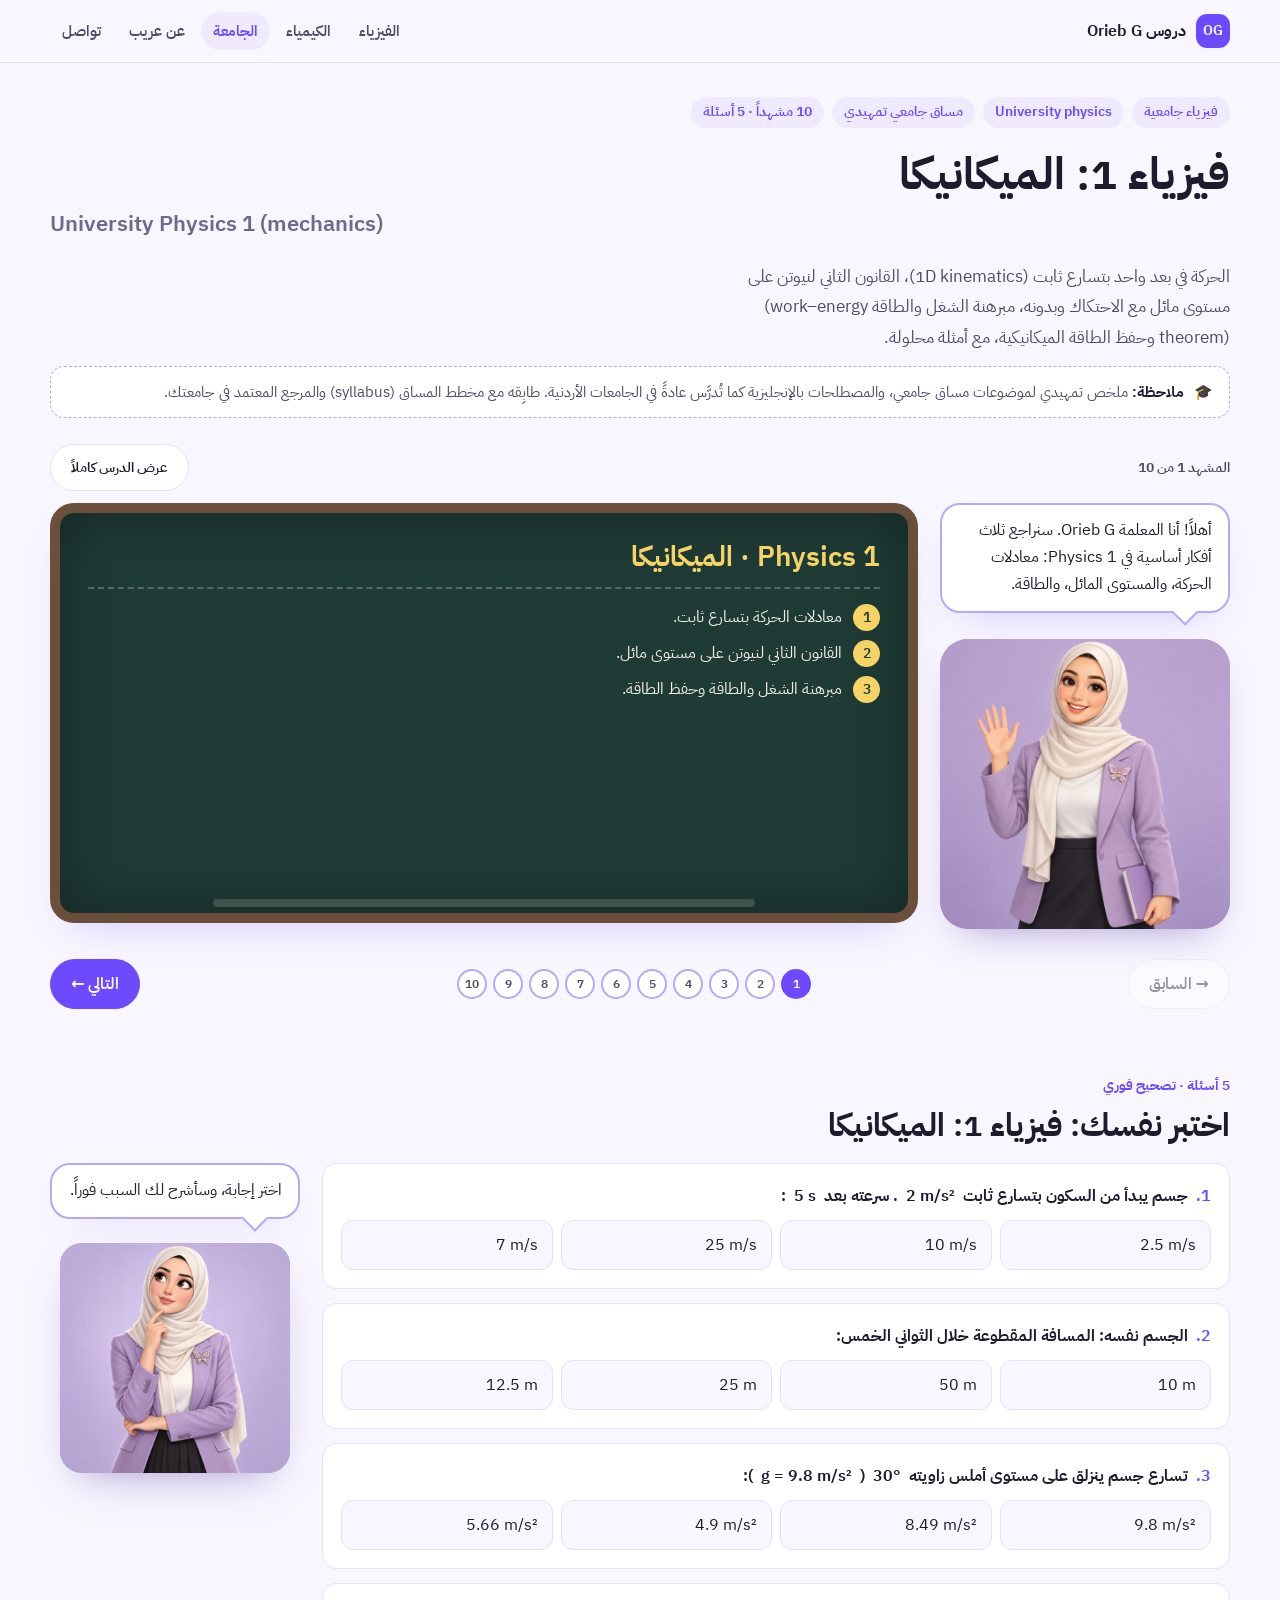
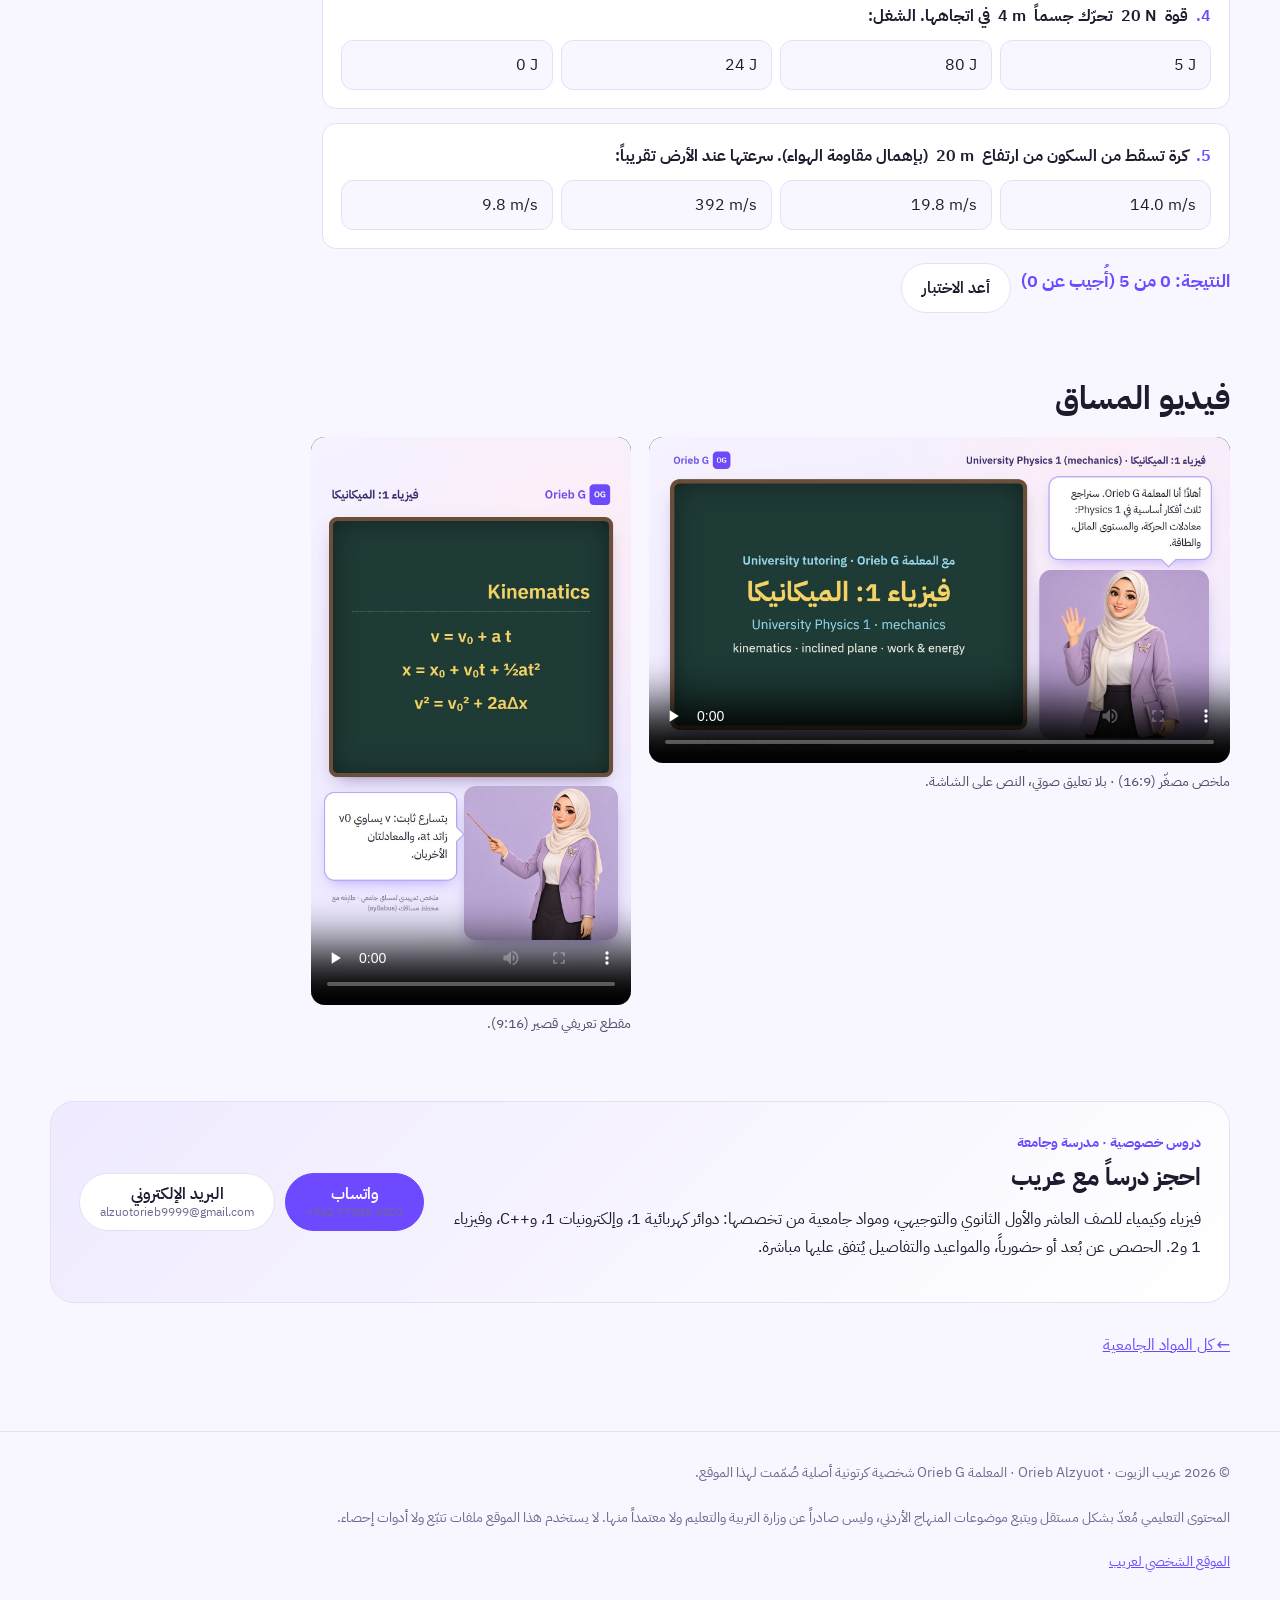
<file: university/physics-1/index.html>
<!doctype html>
<html lang="ar" dir="rtl">
<head>
<meta charset="utf-8">
<meta name="viewport" content="width=device-width, initial-scale=1">
<meta name="color-scheme" content="light dark">
<meta name="referrer" content="strict-origin-when-cross-origin">
<link rel="canonical" href="https://oriebalzyuot96.github.io/lessons/university/physics-1/">
<meta property="og:url" content="https://oriebalzyuot96.github.io/lessons/university/physics-1/">
<meta property="og:type" content="website">
<meta property="og:locale" content="ar_JO">
<meta property="og:image" content="https://oriebalzyuot96.github.io/lessons/assets/img/og-cover.jpg">
<meta name="twitter:card" content="summary_large_image">
<meta name="author" content="عريب الزيوت (Orieb Alzyuot)">
<link rel="icon" href="../../assets/img/favicon.svg" type="image/svg+xml">
<link rel="preload" href="../../assets/fonts/plex-arabic-400.woff2" as="font" type="font/woff2" crossorigin>
<link rel="stylesheet" href="../../assets/css/site.css">
<title>فيزياء 1: الميكانيكا · ⁦University Physics 1 (mechanics)⁩ · دروس Orieb G</title>
<meta name="description" content="الحركة في بعد واحد بتسارع ثابت (1D kinematics)، القانون الثاني لنيوتن على مستوى مائل مع الاحتكاك وبدونه، مبرهنة الشغل والطاقة (work–energy theorem) وحفظ الطاقة الميكانيكية، مع أمثلة محلولة.">
<meta property="og:title" content="فيزياء 1: الميكانيكا (University Physics 1 (mechanics)) · مع المعلمة Orieb G">
<meta property="og:description" content="ملخص تفاعلي لمساق جامعي تمهيدي مع أمثلة محلولة واختبار قصير وفيديو.">
</head>
<body data-page="university">
<svg width="0" height="0" style="position:absolute" aria-hidden="true" focusable="false"><defs>
<marker id="ah-y" viewBox="0 0 10 10" refX="7" refY="5" markerWidth="5" markerHeight="5" orient="auto-start-reverse"><path d="M0 0L10 5L0 10z" fill="#f6d365"/></marker>
<marker id="ah-c" viewBox="0 0 10 10" refX="7" refY="5" markerWidth="5" markerHeight="5" orient="auto-start-reverse"><path d="M0 0L10 5L0 10z" fill="#9ad7e8"/></marker>
<marker id="ah-p" viewBox="0 0 10 10" refX="7" refY="5" markerWidth="5" markerHeight="5" orient="auto-start-reverse"><path d="M0 0L10 5L0 10z" fill="#f7a8bd"/></marker>
<marker id="ah-g" viewBox="0 0 10 10" refX="7" refY="5" markerWidth="5" markerHeight="5" orient="auto-start-reverse"><path d="M0 0L10 5L0 10z" fill="#a6e3a1"/></marker>
<marker id="ah-w" viewBox="0 0 10 10" refX="7" refY="5" markerWidth="5" markerHeight="5" orient="auto-start-reverse"><path d="M0 0L10 5L0 10z" fill="#f4f1e8"/></marker>
</defs></svg>
<a class="skip" href="#main">تخطَّ إلى المحتوى</a>
<header class="top">
  <div class="wrap">
    <a class="brand" href="../../"><i>OG</i><span>دروس Orieb G</span></a>
    <nav aria-label="التنقل الرئيسي">
      <a href="../../physics/newton-laws/" data-nav="physics">الفيزياء</a>
      <a href="../../chemistry/mole/" data-nav="chemistry">الكيمياء</a>
      <a href="../../#university" data-nav="university" aria-current="page">الجامعة</a>
      <a href="../../#about" data-nav="about">عن عريب</a>
      <a href="../../#contact" data-nav="contact">تواصل</a>
    </nav>
  </div>
</header>
<main id="main" class="wrap">
  <section class="lesson-hero" aria-labelledby="lesson-t">
    <ul class="chips"><li>فيزياء جامعية</li><li class="ltr">University physics</li><li>مساق جامعي تمهيدي</li><li>10 مشهداً · 5 أسئلة</li></ul>
    <h1 id="lesson-t">فيزياء 1: الميكانيكا <span class="en-sub ltr">⁦University Physics 1 (mechanics)⁩</span></h1>
    <p class="lede">الحركة في بعد واحد بتسارع ثابت <span class="en" dir="ltr">⁦(1D kinematics)⁩</span>، القانون الثاني لنيوتن على مستوى مائل مع الاحتكاك وبدونه، مبرهنة الشغل والطاقة <span class="en" dir="ltr">(work–energy theorem)</span> وحفظ الطاقة الميكانيكية، مع أمثلة محلولة.</p>
    <p class="note" role="note"><span aria-hidden="true">🎓</span><span><b>ملاحظة:</b> ملخص تمهيدي لموضوعات مساق جامعي، والمصطلحات بالإنجليزية كما تُدرَّس عادةً في الجامعات الأردنية. طابِقه مع مخطط المساق <span class="ltr">(syllabus)</span> والمرجع المعتمد في جامعتك.</span></p>
  </section>

  <section class="stage" data-stage aria-label="الدرس مشهداً مشهداً">
    <div class="stage-tools"><span class="counter" aria-live="polite"></span><button class="btn" type="button" data-all aria-pressed="false">عرض الدرس كاملاً</button></div>
    <div class="stage-grid">
      <div class="teacher">
        <figure class="og-card" data-pose="explaining" role="img" aria-label="المعلمة Orieb G تشرح"><div class="og-fig"><img class="on" src="../../assets/img/og/explaining.jpg" data-pose="explaining" alt="" width="640" height="640" decoding="async"><img data-src="../../assets/img/og/pointing.jpg" data-pose="pointing" alt="" width="640" height="640" decoding="async"><img data-src="../../assets/img/og/thinking.jpg" data-pose="thinking" alt="" width="640" height="640" decoding="async"><img data-src="../../assets/img/og/surprised.jpg" data-pose="surprised" alt="" width="640" height="640" decoding="async"><img data-src="../../assets/img/og/happy.jpg" data-pose="happy" alt="" width="640" height="640" decoding="async"><img data-src="../../assets/img/og/encouraging.jpg" data-pose="encouraging" alt="" width="640" height="640" decoding="async"></div></figure>
        <p class="bubble" aria-live="polite">أهلاً بك! أنا المعلمة Orieb G.</p>
      </div>
      <div class="scenes">
        <article class="scene" id="s1" data-pose="explaining" aria-labelledby="s1-t">
          <div class="board"><h2 id="s1-t">⁦Physics 1⁩ · الميكانيكا</h2><ol class="steps"><li>معادلات الحركة بتسارع ثابت.</li><li>القانون الثاني لنيوتن على مستوى مائل.</li><li>مبرهنة الشغل والطاقة وحفظ الطاقة.</li></ol></div>
          <p class="say">أهلاً! أنا المعلمة Orieb G. سنراجع ثلاث أفكار أساسية في ⁦Physics 1⁩: معادلات الحركة، والمستوى المائل، والطاقة.</p>
        </article>

        <article class="scene" id="s2" data-pose="pointing" aria-labelledby="s2-t">
          <div class="board"><h2 id="s2-t">الحركة بتسارع ثابت <span class="en" dir="ltr">(constant acceleration)</span></h2><p class="formula" data-at=".3">v = v₀ + a t</p><p class="formula" data-at="1.2">x = x₀ + v₀ t + ½ a t²</p><p class="formula" data-at="2.1">⁦v² = v₀² + 2 a Δx⁩</p><p data-at="3">صالحة فقط عندما يكون <span class="eq">a</span> ثابتاً. الوحدات: <span class="eq">m, m/s, m/s², s</span>.</p></div>
          <p class="say">عندما يكون التسارع ثابتاً نستخدم ثلاث معادلات: السرعة مع الزمن، والموقع مع الزمن، والسرعة مع الإزاحة.</p>
        </article>

        <article class="scene" id="s3" data-pose="explaining" aria-labelledby="s3-t">
          <div class="board"><h2 id="s3-t">مثال محلول: سيارة تتسارع</h2><svg class="dia" viewBox="0 0 580 210" role="img" aria-label="سيارة تبدأ من السكون بتسارع 3 متر لكل ثانية تربيع: مواقعها بعد 0 و1 و2 و3 و4 ثوان"><line x1="30" y1="150" x2="540" y2="150" stroke="#cfd8cf" stroke-width="2"/><g class="pop" style="--d:0.4s" data-at="0.4"><rect x="18" y="118" width="44" height="22" rx="6" fill="#f6d365" opacity="0.45"/><circle cx="28" cy="142" r="6" fill="#f4f1e8"/><circle cx="52" cy="142" r="6" fill="#f4f1e8"/><text x="40" y="178" fill="#cfd8cf" font-size="17" text-anchor="middle">⁦t=0 s⁩</text><text x="40" y="198" fill="#9ad7e8" font-size="17" text-anchor="middle">⁦x=0 m⁩</text></g><g class="pop" style="--d:1s" data-at="1"><rect x="46.5" y="118" width="44" height="22" rx="6" fill="#f6d365" opacity="0.45"/><circle cx="56.5" cy="142" r="6" fill="#f4f1e8"/><circle cx="80.5" cy="142" r="6" fill="#f4f1e8"/><line x1="68.5" y1="104" x2="86.5" y2="104" stroke="#a6e3a1" stroke-width="4" marker-end="url(#ah-g)"/></g><g class="pop" style="--d:1.6s" data-at="1.6"><rect x="132" y="118" width="44" height="22" rx="6" fill="#f6d365" opacity="0.45"/><circle cx="142" cy="142" r="6" fill="#f4f1e8"/><circle cx="166" cy="142" r="6" fill="#f4f1e8"/><line x1="154" y1="104" x2="190" y2="104" stroke="#a6e3a1" stroke-width="4" marker-end="url(#ah-g)"/><text x="154" y="178" fill="#cfd8cf" font-size="17" text-anchor="middle">⁦t=2 s⁩</text><text x="154" y="198" fill="#9ad7e8" font-size="17" text-anchor="middle">⁦x=6 m⁩</text></g><g class="pop" style="--d:2.1999999999999997s" data-at="2.1999999999999997"><rect x="274.5" y="118" width="44" height="22" rx="6" fill="#f6d365" opacity="0.45"/><circle cx="284.5" cy="142" r="6" fill="#f4f1e8"/><circle cx="308.5" cy="142" r="6" fill="#f4f1e8"/><line x1="296.5" y1="104" x2="350.5" y2="104" stroke="#a6e3a1" stroke-width="4" marker-end="url(#ah-g)"/><text x="296.5" y="178" fill="#cfd8cf" font-size="17" text-anchor="middle">⁦t=3 s⁩</text><text x="296.5" y="198" fill="#9ad7e8" font-size="17" text-anchor="middle">⁦x=13.5 m⁩</text></g><g class="pop" style="--d:2.8s" data-at="2.8"><rect x="474" y="118" width="44" height="22" rx="6" fill="#f6d365" opacity="1"/><circle cx="484" cy="142" r="6" fill="#f4f1e8"/><circle cx="508" cy="142" r="6" fill="#f4f1e8"/><line x1="496" y1="104" x2="568" y2="104" stroke="#a6e3a1" stroke-width="4" marker-end="url(#ah-g)"/><text x="496" y="178" fill="#cfd8cf" font-size="17" text-anchor="middle">⁦t=4 s⁩</text><text x="496" y="198" fill="#9ad7e8" font-size="17" text-anchor="middle">⁦x=24 m⁩</text></g><text x="30" y="30" fill="#a6e3a1" font-size="20" text-anchor="start">⁦v = 3t (green arrows)⁩ · ⁦x = 1.5t²⁩</text></svg><ol class="steps"><li data-at="0.6"><span class="eq">⁦v = 0 + 3 × 4 = 12 m/s⁩</span></li><li data-at="2.0"><span class="eq">⁦Δx = 0 × 4 +⁩ ½ ⁦× 3 × 4² = 24 m⁩</span></li><li data-at="3.4"><span class="eq">⁦v² = 0 + 2 × 3 × 24 = 144 ⇒ v = 12 m/s⁩</span> ✓</li></ol></div>
          <p class="say">سيارة تبدأ من السكون بتسارع ⁦3 m/s²⁩ لمدة ⁦4 s⁩: سرعتها ⁦12 m/s⁩ وتقطع ⁦24 m⁩، ونتحقق بالمعادلة الثالثة: 144 تساوي 144.</p>
        </article>

        <article class="scene" id="s4" data-pose="pointing" aria-labelledby="s4-t">
          <div class="board"><h2 id="s4-t">القانون الثاني على مستوى مائل <span class="en" dir="ltr">(inclined plane)</span></h2><div class="two"><svg class="dia" viewBox="0 -36 520 306" role="img" aria-label="جسم على مستوى مائل بزاوية 30 درجة: الوزن، والقوة العمودية، ومركبتا الوزن، والاحتكاك"><polygon points="60,240 460,240 460,9" fill="#ffffff0d" stroke="#f4f1e8" stroke-width="3"/><path d="M120 240 A60 60 0 0 0 112 210" fill="none" stroke="#f6d365" stroke-width="2.5"/><text x="135" y="228" fill="#f6d365" font-size="20" text-anchor="start">⁦θ = 30°⁩</text><g transform="rotate(-30 289 82.4)"><rect x="263" y="62.400000000000006" width="52" height="40" rx="5" fill="#6b8f71" stroke="#f4f1e8" stroke-width="2"/></g><line class="grow" style="--len:100;--d:0.4s" data-grow="0.4" data-len="100" x1="289" y1="82.4" x2="289" y2="182.4" stroke="#f7a8bd" stroke-width="5" marker-end="url(#ah-p)"/><text class="pop" style="--d:0.8s" data-at="0.8" x="303" y="186.4" fill="#f7a8bd" font-size="22" text-anchor="start">mg</text><line class="grow" style="--len:87;--d:1s" data-grow="1" data-len="87" x1="289" y1="82.4" x2="245.7" y2="7.400000000000006" stroke="#9ad7e8" stroke-width="5" marker-end="url(#ah-c)"/><text class="pop" style="--d:1.4s" data-at="1.4" x="237" y="0.4000000000000057" fill="#9ad7e8" font-size="22" text-anchor="end">N = mg cosθ</text><line x1="289" y1="82.4" x2="245.7" y2="107.4" stroke="#f7a8bd" stroke-width="3" stroke-dasharray="6 5" data-at="1.6" class="pop" style="--d:1.6s"/><g class="pop" style="--d:1.8s" data-at="1.8"><text x="239" y="122.4" fill="#f7a8bd" font-size="19" text-anchor="end">mg sinθ</text></g><line x1="289" y1="82.4" x2="332.3" y2="157.4" stroke="#f7a8bd" stroke-width="3" stroke-dasharray="6 5" data-at="2" class="pop" style="--d:2s"/><g class="pop" style="--d:2.2s" data-at="2.2"><text x="339" y="152.4" fill="#f7a8bd" font-size="19" text-anchor="start">mg cosθ</text></g><line class="grow" style="--len:39;--d:2.6s" data-grow="2.6" data-len="39" x1="309" y1="70.4" x2="343" y2="50.800000000000004" stroke="#a6e3a1" stroke-width="5" marker-end="url(#ah-g)"/><text class="pop" style="--d:3s" data-at="3" x="351" y="46.400000000000006" fill="#a6e3a1" font-size="22" text-anchor="start">f_k</text></svg><div><p class="formula sm" data-at=".4">ΣF = m a</p><p data-at="1.4">على امتداد المستوى: <span class="eq">mg sinθ</span>؛ عمودياً عليه: <span class="eq">N = mg cosθ</span>.</p></div></div></div>
          <p class="say">على المستوى المائل نحلل الوزن إلى مركبتين: mg sin θ على امتداد المستوى، وmg cos θ عمودية عليه، وتوازنها القوة العمودية.</p>
        </article>

        <article class="scene" id="s5" data-pose="explaining" aria-labelledby="s5-t">
          <div class="board"><h2 id="s5-t">مثال محلول ⁦(1)⁩: بدون احتكاك <span class="en" dir="ltr">(frictionless)</span></h2><p class="q" data-at=".2"><span class="eq">⁦m = 5 kg⁩</span>، <span class="eq">⁦θ = 30°⁩</span>، <span class="eq">⁦g = 9.8 m/s²⁩</span></p><ol class="steps"><li data-at="0.6"><span class="eq">⁦mg sinθ = 5 × 9.8 × 0.5 = 24.5 N⁩</span></li><li data-at="2.0"><span class="eq">⁦a = g sinθ = 9.8 × 0.5 = 4.9 m/s²⁩</span></li><li data-at="3.4"><span class="eq">⁦N = mg cosθ = 49 × 0.866 ≈ 42.4 N⁩</span></li></ol></div>
          <p class="say">جسم ⁦5 kg⁩ على مستوى أملس بزاوية 30 درجة: التسارع g sin θ يساوي ⁦4.9 m/s²⁩، والقوة العمودية نحو ⁦42.4 N⁩.</p>
        </article>

        <article class="scene" id="s6" data-pose="pointing" aria-labelledby="s6-t">
          <div class="board"><h2 id="s6-t">مثال محلول ⁦(2)⁩: مع الاحتكاك <span class="en" dir="ltr">(kinetic friction)</span></h2><p class="q" data-at=".2">الجسم نفسه ينزلق إلى الأسفل، <span class="eq">⁦μ_k = 0.2⁩</span></p><ol class="steps"><li data-at="0.6"><span class="eq">⁦f_k = μ_k N = 0.2 × 42.44 ≈ 8.49 N⁩</span></li><li data-at="2.0"><span class="eq">⁦ΣF = 24.5 − 8.49 ≈ 16.0 N⁩</span></li><li data-at="3.4"><span class="eq">⁦a = 16.0 ÷ 5 ≈ 3.20 m/s²⁩</span></li><li data-at="4.8"><span class="eq">⁦a = g(sinθ − μ_k cosθ) ≈ 3.20 m/s²⁩</span> ✓</li></ol></div>
          <p class="say">مع معامل احتكاك حركي 0.2: الاحتكاك نحو ⁦8.49 N⁩ عكس الحركة، فالقوة المحصلة نحو ⁦16.0 N⁩ والتسارع نحو ⁦3.20 m/s²⁩.</p>
        </article>

        <article class="scene" id="s7" data-pose="explaining" aria-labelledby="s7-t">
          <div class="board"><h2 id="s7-t">الشغل والطاقة <span class="en" dir="ltr">(work–energy theorem)</span></h2><p class="formula sm" data-at=".3">W = F d cosφ · W_net = ΔK = ½mv² − ½mv₀²</p><p class="q" data-at="1.2">جسم <span class="eq">⁦2 kg⁩</span> ساكن على سطح أملس، تسحبه قوة أفقية <span class="eq">⁦10 N⁩</span> مسافة <span class="eq">⁦3 m⁩</span>.</p><ol class="steps"><li data-at="0.6"><span class="eq">⁦W = 10 × 3 × cos0° = 30 J⁩</span></li><li data-at="2.0"><span class="eq">⁦30 =⁩ ½ ⁦× 2 × v² ⇒ v² = 30⁩</span></li><li data-at="3.4"><span class="eq">⁦v = √30 ≈ 5.48 m/s⁩</span></li></ol></div>
          <p class="say">الشغل المحصل يساوي التغير في الطاقة الحركية. قوة ⁦10 N⁩ على جسم ⁦2 kg⁩ مسافة ⁦3 m⁩ تبذل ⁦30 J⁩، فتصبح سرعته نحو ⁦5.48 m/s⁩.</p>
        </article>

        <article class="scene" id="s8" data-pose="pointing" aria-labelledby="s8-t">
          <div class="board"><h2 id="s8-t">حفظ الطاقة الميكانيكية <span class="en" dir="ltr">(conservation of energy)</span></h2><svg class="dia" viewBox="0 0 560 260" role="img" aria-label="كرة تنزلق من ارتفاع 5 أمتار على منحدر أملس: الطاقة الكامنة تتحول إلى حركية"><path class="grow" style="--len:520;--d:0.2s" data-grow="0.2" data-len="520" d="M60 50 C180 50 220 220 360 220 L470 220" fill="none" stroke="#f4f1e8" stroke-width="3.5" stroke-linecap="round" stroke-linejoin="round"/><circle cx="60" cy="38" r="12" fill="#f6d365"/><g class="pop" style="--d:1.4s" data-at="1.4"><circle cx="440" cy="208" r="12" fill="#f6d365"/></g><line x1="40" y1="50" x2="40" y2="220" stroke="#cfd8cf" stroke-width="2" stroke-dasharray="5 5"/><text x="30" y="140" fill="#cfd8cf" font-size="19" text-anchor="end">⁦h = 5 m⁩</text><g class="pop" style="--d:0.4s" data-at="0.4"><rect x="90" y="78" width="100" height="14" rx="4" fill="#f7a8bd"/><text x="80" y="90" fill="#f7a8bd" font-size="19" text-anchor="end">U</text></g><g class="pop" style="--d:0.4s" data-at="0.4"><rect x="90" y="108" width="2" height="14" rx="4" fill="#a6e3a1"/><text x="80" y="120" fill="#a6e3a1" font-size="19" text-anchor="end">K</text></g><g class="pop" style="--d:1.6s" data-at="1.6"><rect x="430" y="78" width="2" height="14" rx="4" fill="#f7a8bd"/><text x="420" y="90" fill="#f7a8bd" font-size="19" text-anchor="end">U</text></g><g class="pop" style="--d:1.6s" data-at="1.6"><rect x="430" y="108" width="100" height="14" rx="4" fill="#a6e3a1"/><text x="420" y="120" fill="#a6e3a1" font-size="19" text-anchor="end">K</text></g><g class="pop" style="--d:2.2s" data-at="2.2"><text x="470" y="250" fill="#f6d365" font-size="20" text-anchor="end">⁦v = √(2gh) ≈ 9.90 m/s⁩</text></g></svg><p class="formula sm" data-at="1">K₀ + U₀ = K + U · U = mgh</p><p data-at="2"><span class="eq">mgh = ½⁦mv² ⇒ v = √(2gh) = √(2 × 9.8 × 5) = √98 ≈ 9.90 m/s⁩</span></p></div>
          <p class="say">بلا احتكاك تبقى الطاقة الميكانيكية ثابتة: تتحول الكامنة إلى حركية. من ارتفاع ⁦5 m⁩ تصل السرعة إلى نحو ⁦9.90 m/s⁩ مهما كانت الكتلة.</p>
        </article>

        <article class="scene" id="s9" data-pose="thinking" aria-labelledby="s9-t">
          <div class="board"><h2 id="s9-t">أخطاء شائعة</h2><ul class="myth"><li data-at="0.4"><span class="x">✗ استخدام معادلات الحركة مع تسارع متغير.</span> <span class="v">✓</span> صالحة للتسارع الثابت فقط.</li><li data-at="1.6"><span class="x">✗ N = mg على المستوى المائل.</span> <span class="v">✓</span> <span class="eq">N = mg cosθ</span> (بلا قوى أخرى عمودية).</li><li data-at="2.8"><span class="x">✗ الآلة الحاسبة على الراديان.</span> <span class="v">✓</span> <span class="eq">⁦sin30° = 0.5⁩</span> بالدرجات.</li><li data-at="4.0"><span class="x">✗ حفظ الطاقة مع وجود احتكاك.</span> <span class="v">✓</span> الاحتكاك يبدد طاقة؛ استخدم مبرهنة الشغل والطاقة.</li></ul></div>
          <p class="say">انتبه: معادلات الحركة للتسارع الثابت فقط، والقوة العمودية على المستوى المائل ليست mg، وتأكد أن الآلة الحاسبة على الدرجات.</p>
        </article>

        <article class="scene" id="s10" data-pose="happy" aria-labelledby="s10-t">
          <div class="board"><h2 id="s10-t">الخلاصة</h2><ul><li>ثلاث معادلات للتسارع الثابت.</li><li>على المستوى المائل: <span class="eq">a = g(sinθ − μ_k cosθ)</span>.</li><li><span class="eq">W_net = ΔK</span>، وبلا احتكاك: <span class="eq">K + U</span> ثابتة.</li></ul></div>
          <p class="say">أحسنت! جرّب الاختبار القصير على الموقع، ونحلّ مسائل واجباتك معاً في دروس خصوصية.</p>
        </article>
      </div>
    </div>
    <nav class="stage-nav" aria-label="التنقل بين المشاهد">
      <button class="btn" type="button" data-prev>→ السابق</button>
      <ol class="dots"></ol>
      <button class="btn primary" type="button" data-next>التالي ←</button>
    </nav>
  </section>

  <section class="sec" id="quiz" data-quiz aria-labelledby="quiz-t">
    <span class="kicker">5 أسئلة · تصحيح فوري</span>
    <h2 id="quiz-t">اختبر نفسك: فيزياء 1: الميكانيكا</h2>
    <div class="quiz-grid">
      <ol class="qs">
        <li><fieldset><legend>جسم يبدأ من السكون بتسارع ثابت <span class="eq">⁦2 m/s²⁩</span>. سرعته بعد <span class="eq">⁦5 s⁩</span>:</legend><div class="opts">
          <button class="opt" type="button"><span class="ltr">⁦2.5 m/s⁩</span></button><button class="opt" type="button" data-ok><span class="ltr">⁦10 m/s⁩</span></button><button class="opt" type="button"><span class="ltr">⁦25 m/s⁩</span></button><button class="opt" type="button"><span class="ltr">⁦7 m/s⁩</span></button></div>
          <p class="fb" hidden><b class="verdict"></b><span class="eq">⁦v = 0 + 2 × 5 = 10 m/s⁩</span>.</p></fieldset></li>
        <li><fieldset><legend>الجسم نفسه: المسافة المقطوعة خلال الثواني الخمس:</legend><div class="opts">
          <button class="opt" type="button"><span class="ltr">⁦10 m⁩</span></button><button class="opt" type="button"><span class="ltr">⁦50 m⁩</span></button><button class="opt" type="button" data-ok><span class="ltr">⁦25 m⁩</span></button><button class="opt" type="button"><span class="ltr">⁦12.5 m⁩</span></button></div>
          <p class="fb" hidden><b class="verdict"></b><span class="eq">Δx = ½ ⁦× 2 × 5² = 25 m⁩</span>.</p></fieldset></li>
        <li><fieldset><legend>تسارع جسم ينزلق على مستوى أملس زاويته <span class="eq">⁦30°⁩</span> (<span class="eq">⁦g = 9.8 m/s²⁩</span>):</legend><div class="opts">
          <button class="opt" type="button"><span class="ltr">⁦9.8 m/s²⁩</span></button><button class="opt" type="button"><span class="ltr">⁦8.49 m/s²⁩</span></button><button class="opt" type="button" data-ok><span class="ltr">⁦4.9 m/s²⁩</span></button><button class="opt" type="button"><span class="ltr">⁦5.66 m/s²⁩</span></button></div>
          <p class="fb" hidden><b class="verdict"></b><span class="eq">⁦a = g sin30° = 4.9 m/s²⁩</span>. (⁦8.49 =⁩ <span class="eq">⁦g cos30°⁩</span>.)</p></fieldset></li>
        <li><fieldset><legend>قوة <span class="eq">⁦20 N⁩</span> تحرّك جسماً <span class="eq">⁦4 m⁩</span> في اتجاهها. الشغل:</legend><div class="opts">
          <button class="opt" type="button"><span class="ltr">⁦5 J⁩</span></button><button class="opt" type="button" data-ok><span class="ltr">⁦80 J⁩</span></button><button class="opt" type="button"><span class="ltr">⁦24 J⁩</span></button><button class="opt" type="button"><span class="ltr">⁦0 J⁩</span></button></div>
          <p class="fb" hidden><b class="verdict"></b><span class="eq">⁦W = F d cos0° = 20 × 4 = 80 J⁩</span>.</p></fieldset></li>
        <li><fieldset><legend>كرة تسقط من السكون من ارتفاع <span class="eq">⁦20 m⁩</span> (بإهمال مقاومة الهواء). سرعتها عند الأرض تقريباً:</legend><div class="opts">
          <button class="opt" type="button"><span class="ltr">⁦14.0 m/s⁩</span></button><button class="opt" type="button" data-ok><span class="ltr">⁦19.8 m/s⁩</span></button><button class="opt" type="button"><span class="ltr">⁦392 m/s⁩</span></button><button class="opt" type="button"><span class="ltr">⁦9.8 m/s⁩</span></button></div>
          <p class="fb" hidden><b class="verdict"></b><span class="eq">⁦v = √(2 × 9.8 × 20) = √392 ≈ 19.8 m/s⁩</span>.</p></fieldset></li>
      </ol>
      <aside class="quiz-side" aria-label="المعلمة Orieb G">
        <figure class="og-card" data-pose="thinking" role="img" aria-label="المعلمة Orieb G تفكّر"><div class="og-fig"><img data-src="../../assets/img/og/explaining.jpg" data-pose="explaining" alt="" width="640" height="640" decoding="async"><img data-src="../../assets/img/og/pointing.jpg" data-pose="pointing" alt="" width="640" height="640" decoding="async"><img class="on" src="../../assets/img/og/thinking.jpg" data-pose="thinking" alt="" width="640" height="640" decoding="async"><img data-src="../../assets/img/og/surprised.jpg" data-pose="surprised" alt="" width="640" height="640" decoding="async"><img data-src="../../assets/img/og/happy.jpg" data-pose="happy" alt="" width="640" height="640" decoding="async"><img data-src="../../assets/img/og/encouraging.jpg" data-pose="encouraging" alt="" width="640" height="640" decoding="async"></div></figure>
        <p class="bubble" aria-live="polite">اختر إجابة، وسأشرح لك السبب فوراً.</p>
      </aside>
    </div>
    <div class="quiz-foot"><p class="score" aria-live="polite"></p><button class="btn" type="button" data-reset>أعد الاختبار</button></div>
  </section>

  <section class="sec" id="videos" aria-labelledby="vid-t">
    <h2 id="vid-t">فيديو المساق</h2>
    <div class="vids">
      <figure class="vid"><video controls preload="none" playsinline poster="../../assets/media/physics-1-16x9-poster.jpg" width="1920" height="1080"><source src="../../assets/media/physics-1-16x9.mp4" type="video/mp4"><track kind="captions" srclang="ar" label="العربية" src="../../assets/media/physics-1-16x9.vtt" default></video><figcaption>ملخص مصغّر ⁦(16:9)⁩ · بلا تعليق صوتي، النص على الشاشة.</figcaption></figure>
      <figure class="vid tall"><video controls preload="none" playsinline poster="../../assets/media/physics-1-9x16-poster.jpg" width="1080" height="1920"><source src="../../assets/media/physics-1-9x16.mp4" type="video/mp4"><track kind="captions" srclang="ar" label="العربية" src="../../assets/media/physics-1-9x16.vtt" default></video><figcaption>مقطع تعريفي قصير ⁦(9:16)⁩.</figcaption></figure>
    </div>
  </section>

  <section class="sec" id="contact" aria-labelledby="contact-t">
  <div class="contact">
    <div>
      <span class="kicker">دروس خصوصية · مدرسة وجامعة</span>
      <h2 id="contact-t">احجز درساً مع عريب</h2>
      <p>فيزياء وكيمياء للصف العاشر والأول الثانوي والتوجيهي، ومواد جامعية من تخصصها: دوائر كهربائية 1، وإلكترونيات 1، و<span class="ltr">⁦C++⁩</span>، وفيزياء 1 و2. الحصص عن بُعد أو حضورياً، والمواعيد والتفاصيل يُتفق عليها مباشرة.</p>
    </div>
    <div class="ways">
      <a class="btn primary" href="https://wa.me/962775853203" target="_blank" rel="noopener">واتساب<small class="ltr">⁦+962 77585 3203⁩</small></a>
      <a class="btn" href="mailto:alzuotorieb9999@gmail.com?subject=%D8%AF%D8%B1%D9%88%D8%B3%20%D8%AE%D8%B5%D9%88%D8%B5%D9%8A%D8%A9">البريد الإلكتروني<small class="ltr">⁦alzuotorieb9999⁩@gmail.com</small></a>
    </div>
  </div>
</section>
  <p style="margin-top:28px"><a href="../../#university">← كل المواد الجامعية</a></p>
</main>
<footer class="foot">
  <div class="wrap">
    <p>© 2026 عريب الزيوت · <span class="ltr">Orieb Alzyuot</span> · المعلمة Orieb G شخصية كرتونية أصلية صُمّمت لهذا الموقع.</p>
    <p>المحتوى التعليمي مُعدّ بشكل مستقل ويتبع موضوعات المنهاج الأردني، وليس صادراً عن وزارة التربية والتعليم ولا معتمداً منها. لا يستخدم هذا الموقع ملفات تتبّع ولا أدوات إحصاء.</p>
    <p><a href="https://oriebalzyuot96.github.io/ar/">الموقع الشخصي لعريب</a></p>
  </div>
</footer>
<script type="module" src="../../assets/js/lesson.js"></script>
</body>
</html>
</file>
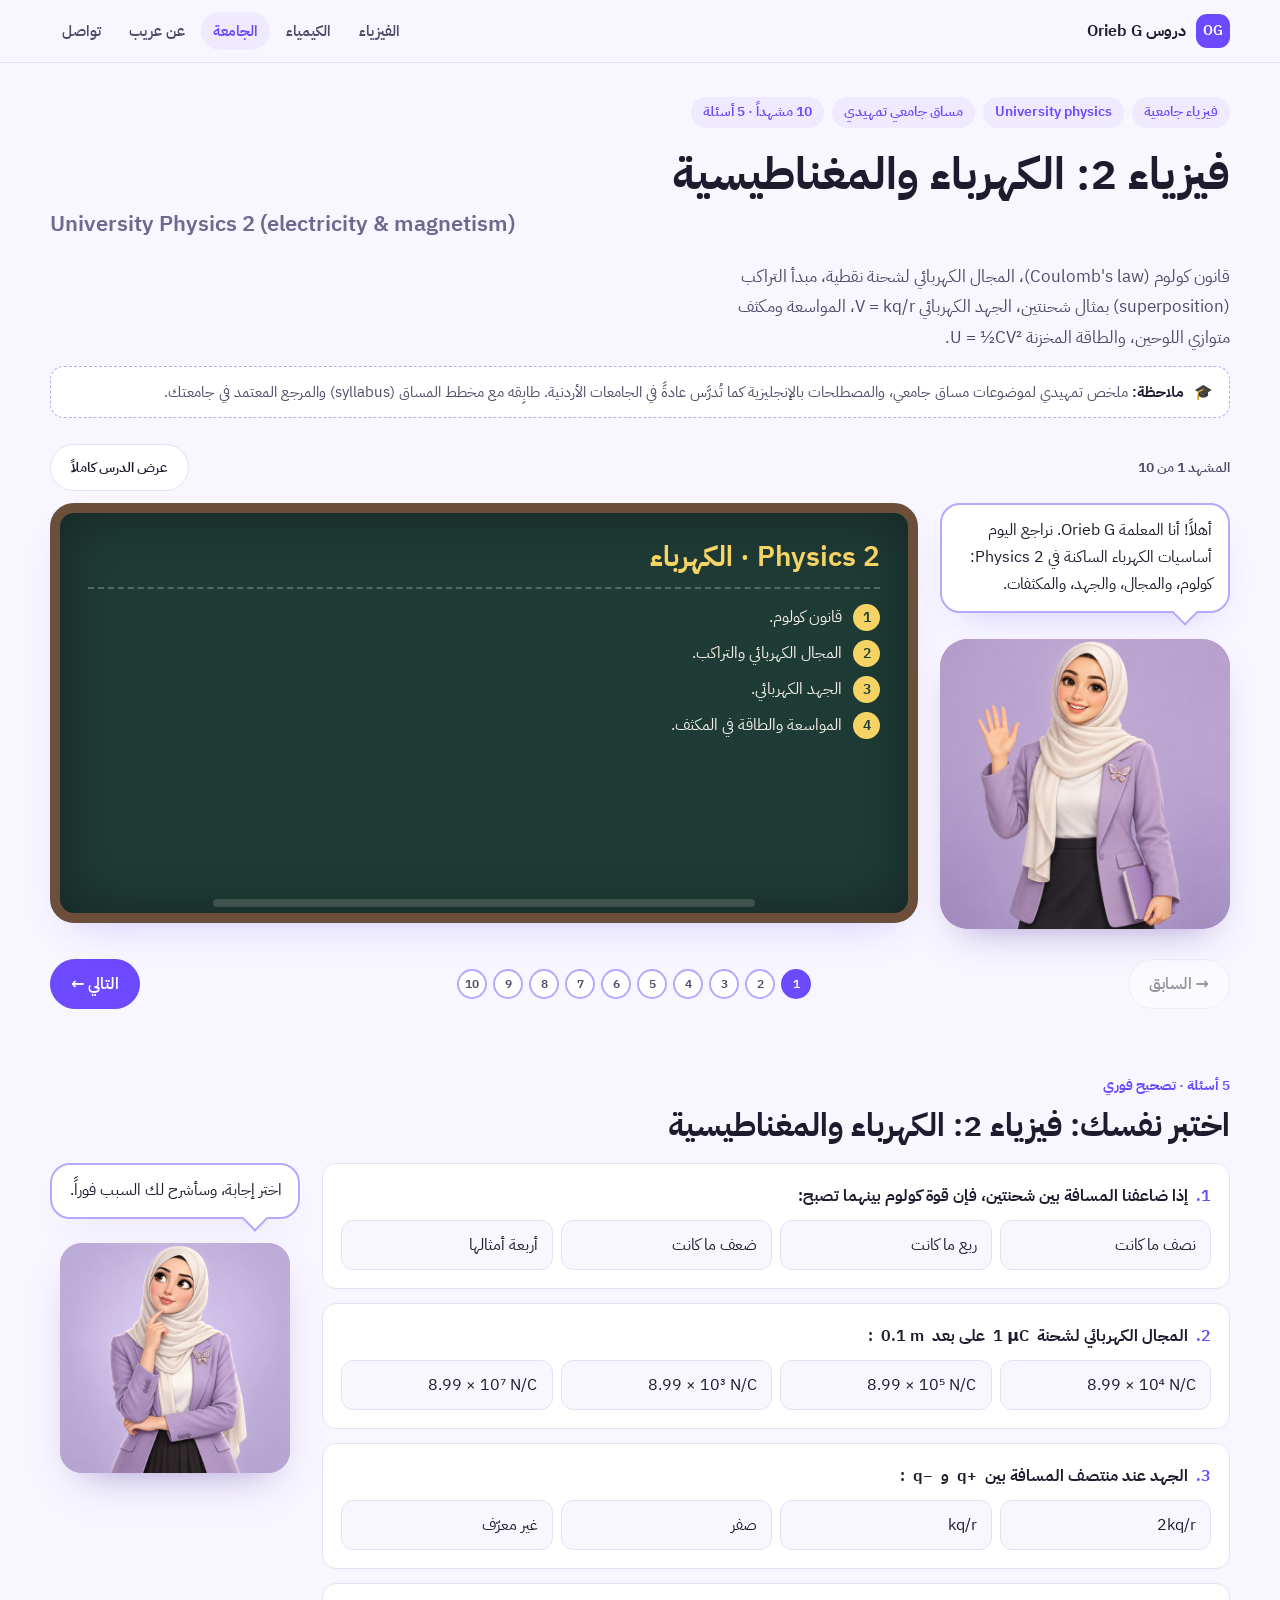
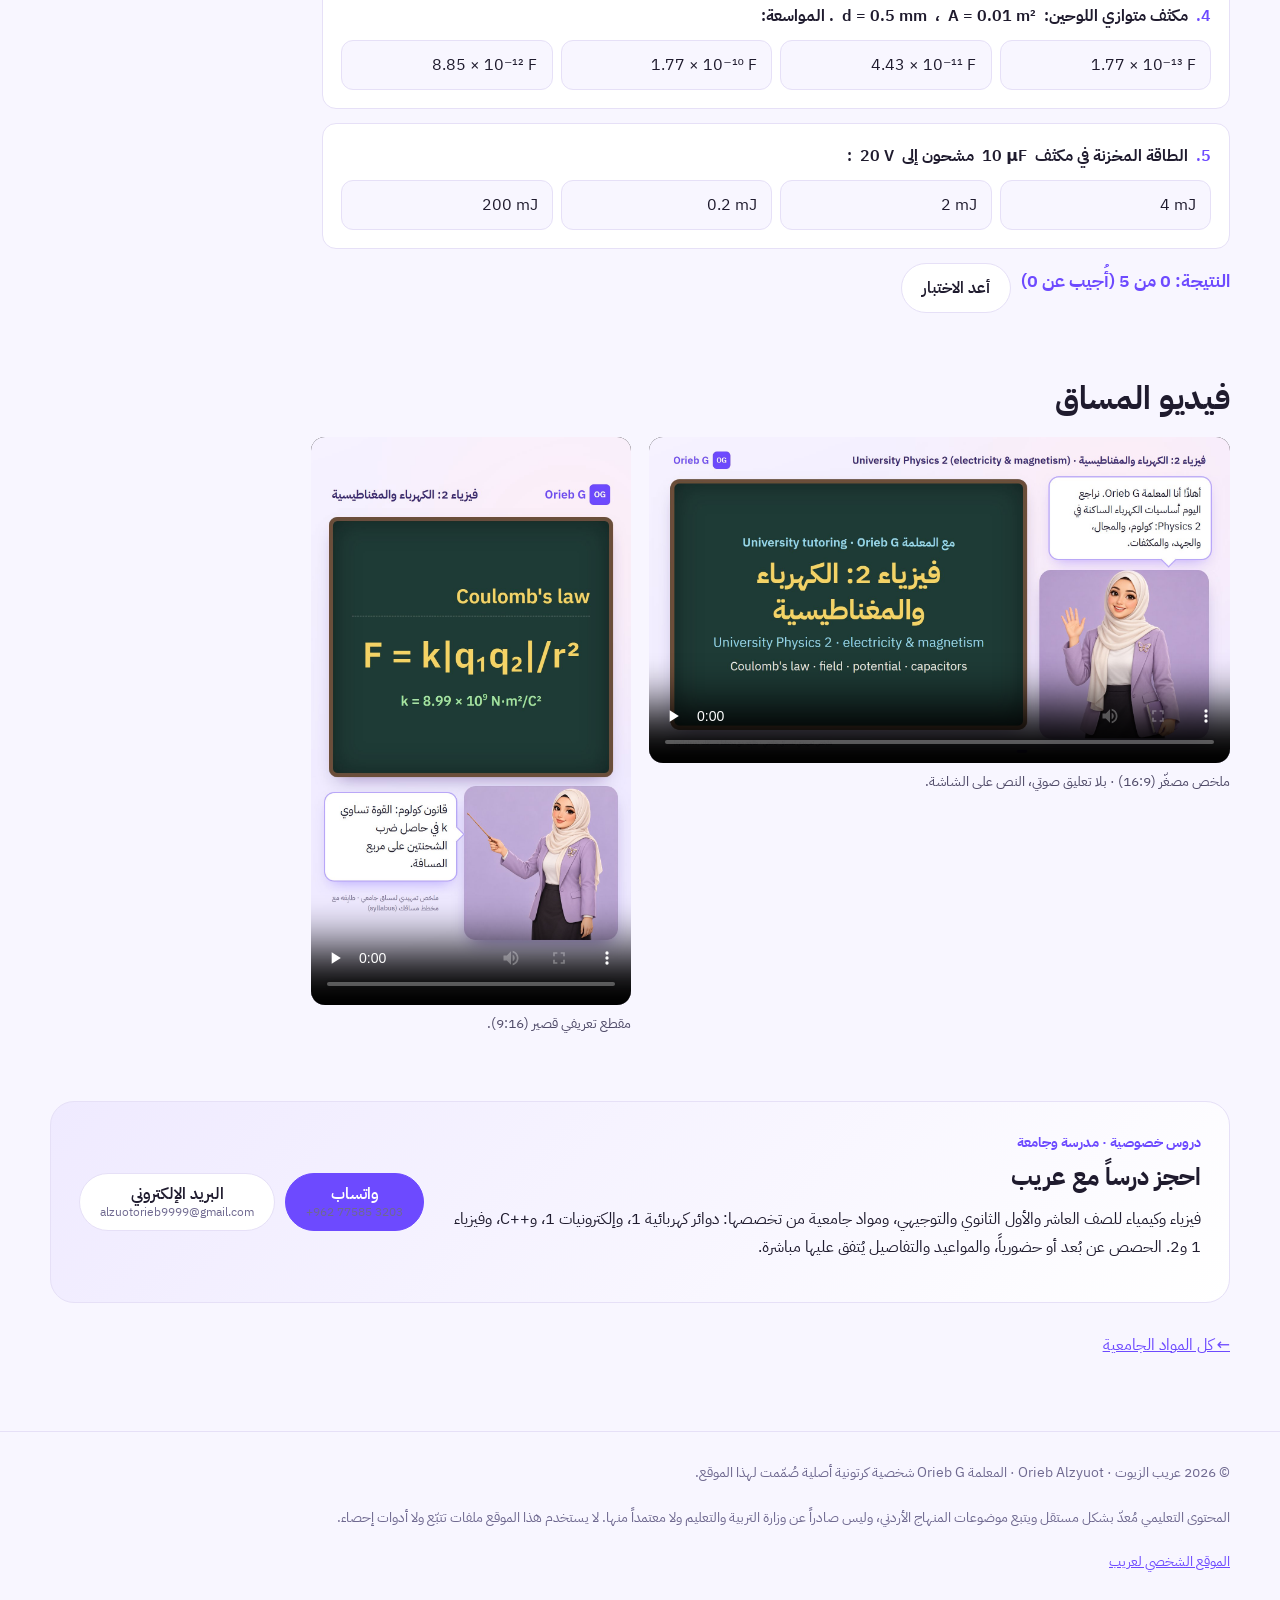
<file: university/physics-2/index.html>
<!doctype html>
<html lang="ar" dir="rtl">
<head>
<meta charset="utf-8">
<meta name="viewport" content="width=device-width, initial-scale=1">
<meta name="color-scheme" content="light dark">
<meta name="referrer" content="strict-origin-when-cross-origin">
<link rel="canonical" href="https://oriebalzyuot96.github.io/lessons/university/physics-2/">
<meta property="og:url" content="https://oriebalzyuot96.github.io/lessons/university/physics-2/">
<meta property="og:type" content="website">
<meta property="og:locale" content="ar_JO">
<meta property="og:image" content="https://oriebalzyuot96.github.io/lessons/assets/img/og-cover.jpg">
<meta name="twitter:card" content="summary_large_image">
<meta name="author" content="عريب الزيوت (Orieb Alzyuot)">
<link rel="icon" href="../../assets/img/favicon.svg" type="image/svg+xml">
<link rel="preload" href="../../assets/fonts/plex-arabic-400.woff2" as="font" type="font/woff2" crossorigin>
<link rel="stylesheet" href="../../assets/css/site.css">
<title>فيزياء 2: الكهرباء والمغناطيسية · ⁦University Physics 2 (electricity & magnetism)⁩ · دروس Orieb G</title>
<meta name="description" content="قانون كولوم (Coulomb's law)، المجال الكهربائي لشحنة نقطية، مبدأ التراكب (superposition) بمثال شحنتين، الجهد الكهربائي V = kq/r، المواسعة ومكثف متوازي اللوحين، والطاقة المخزنة U = ½CV².">
<meta property="og:title" content="فيزياء 2: الكهرباء والمغناطيسية (University Physics 2 (electricity & magnetism)) · مع المعلمة Orieb G">
<meta property="og:description" content="ملخص تفاعلي لمساق جامعي تمهيدي مع أمثلة محلولة واختبار قصير وفيديو.">
</head>
<body data-page="university">
<svg width="0" height="0" style="position:absolute" aria-hidden="true" focusable="false"><defs>
<marker id="ah-y" viewBox="0 0 10 10" refX="7" refY="5" markerWidth="5" markerHeight="5" orient="auto-start-reverse"><path d="M0 0L10 5L0 10z" fill="#f6d365"/></marker>
<marker id="ah-c" viewBox="0 0 10 10" refX="7" refY="5" markerWidth="5" markerHeight="5" orient="auto-start-reverse"><path d="M0 0L10 5L0 10z" fill="#9ad7e8"/></marker>
<marker id="ah-p" viewBox="0 0 10 10" refX="7" refY="5" markerWidth="5" markerHeight="5" orient="auto-start-reverse"><path d="M0 0L10 5L0 10z" fill="#f7a8bd"/></marker>
<marker id="ah-g" viewBox="0 0 10 10" refX="7" refY="5" markerWidth="5" markerHeight="5" orient="auto-start-reverse"><path d="M0 0L10 5L0 10z" fill="#a6e3a1"/></marker>
<marker id="ah-w" viewBox="0 0 10 10" refX="7" refY="5" markerWidth="5" markerHeight="5" orient="auto-start-reverse"><path d="M0 0L10 5L0 10z" fill="#f4f1e8"/></marker>
</defs></svg>
<a class="skip" href="#main">تخطَّ إلى المحتوى</a>
<header class="top">
  <div class="wrap">
    <a class="brand" href="../../"><i>OG</i><span>دروس Orieb G</span></a>
    <nav aria-label="التنقل الرئيسي">
      <a href="../../physics/newton-laws/" data-nav="physics">الفيزياء</a>
      <a href="../../chemistry/mole/" data-nav="chemistry">الكيمياء</a>
      <a href="../../#university" data-nav="university" aria-current="page">الجامعة</a>
      <a href="../../#about" data-nav="about">عن عريب</a>
      <a href="../../#contact" data-nav="contact">تواصل</a>
    </nav>
  </div>
</header>
<main id="main" class="wrap">
  <section class="lesson-hero" aria-labelledby="lesson-t">
    <ul class="chips"><li>فيزياء جامعية</li><li class="ltr">University physics</li><li>مساق جامعي تمهيدي</li><li>10 مشهداً · 5 أسئلة</li></ul>
    <h1 id="lesson-t">فيزياء 2: الكهرباء والمغناطيسية <span class="en-sub ltr">⁦University Physics 2 (electricity & magnetism)⁩</span></h1>
    <p class="lede">قانون كولوم <span class="en" dir="ltr">(Coulomb's law)</span>، المجال الكهربائي لشحنة نقطية، مبدأ التراكب <span class="en" dir="ltr">(superposition)</span> بمثال شحنتين، الجهد الكهربائي <span class="en" dir="ltr">V = kq/r</span>، المواسعة ومكثف متوازي اللوحين، والطاقة المخزنة <span class="en" dir="ltr">U = ½CV²</span>.</p>
    <p class="note" role="note"><span aria-hidden="true">🎓</span><span><b>ملاحظة:</b> ملخص تمهيدي لموضوعات مساق جامعي، والمصطلحات بالإنجليزية كما تُدرَّس عادةً في الجامعات الأردنية. طابِقه مع مخطط المساق <span class="ltr">(syllabus)</span> والمرجع المعتمد في جامعتك.</span></p>
  </section>

  <section class="stage" data-stage aria-label="الدرس مشهداً مشهداً">
    <div class="stage-tools"><span class="counter" aria-live="polite"></span><button class="btn" type="button" data-all aria-pressed="false">عرض الدرس كاملاً</button></div>
    <div class="stage-grid">
      <div class="teacher">
        <figure class="og-card" data-pose="explaining" role="img" aria-label="المعلمة Orieb G تشرح"><div class="og-fig"><img class="on" src="../../assets/img/og/explaining.jpg" data-pose="explaining" alt="" width="640" height="640" decoding="async"><img data-src="../../assets/img/og/pointing.jpg" data-pose="pointing" alt="" width="640" height="640" decoding="async"><img data-src="../../assets/img/og/thinking.jpg" data-pose="thinking" alt="" width="640" height="640" decoding="async"><img data-src="../../assets/img/og/surprised.jpg" data-pose="surprised" alt="" width="640" height="640" decoding="async"><img data-src="../../assets/img/og/happy.jpg" data-pose="happy" alt="" width="640" height="640" decoding="async"><img data-src="../../assets/img/og/encouraging.jpg" data-pose="encouraging" alt="" width="640" height="640" decoding="async"></div></figure>
        <p class="bubble" aria-live="polite">أهلاً بك! أنا المعلمة Orieb G.</p>
      </div>
      <div class="scenes">
        <article class="scene" id="s1" data-pose="explaining" aria-labelledby="s1-t">
          <div class="board"><h2 id="s1-t">⁦Physics 2⁩ · الكهرباء</h2><ol class="steps"><li>قانون كولوم.</li><li>المجال الكهربائي والتراكب.</li><li>الجهد الكهربائي.</li><li>المواسعة والطاقة في المكثف.</li></ol></div>
          <p class="say">أهلاً! أنا المعلمة Orieb G. نراجع اليوم أساسيات الكهرباء الساكنة في ⁦Physics 2⁩: كولوم، والمجال، والجهد، والمكثفات.</p>
        </article>

        <article class="scene" id="s2" data-pose="pointing" aria-labelledby="s2-t">
          <div class="board"><h2 id="s2-t">قانون كولوم <span class="en" dir="ltr">(Coulomb's law)</span></h2><p class="formula" data-at=".3">F = k |q₁ q₂| / r²</p><p data-at="1.4"><span class="eq">⁦k = 8.99 × 10⁹ N·m²/C²⁩</span>؛ الشحنة بالكولوم <span class="en" dir="ltr">(C)</span> والمسافة بالمتر. المتشابهة تتنافر، والمختلفة تتجاذب.</p><svg class="dia" viewBox="0 0 520 210" role="img" aria-label="شحنتان مختلفتان في الإشارة تتجاذبان بقوتين متساويتين ومتعاكستين"><circle cx="140" cy="100" r="30" fill="#f7a8bd"/><text x="140" y="110" fill="#1f3b36" font-size="36" text-anchor="middle">+</text><circle cx="380" cy="100" r="30" fill="#9ad7e8"/><text x="380" y="110" fill="#1f3b36" font-size="38" text-anchor="middle">−</text><text x="140" y="52" fill="#f7a8bd" font-size="20" text-anchor="middle">⁦q₁ = +2 μC⁩</text><text x="380" y="52" fill="#9ad7e8" font-size="20" text-anchor="middle">⁦q₂ = −3 μC⁩</text><line class="grow" style="--len:74;--d:0.6s" data-grow="0.6" data-len="74" x1="176" y1="100" x2="250" y2="100" stroke="#f6d365" stroke-width="5" marker-end="url(#ah-y)"/><text class="pop" style="--d:1s" data-at="1" x="213" y="90" fill="#f6d365" font-size="22" text-anchor="middle">F</text><line class="grow" style="--len:74;--d:0.6s" data-grow="0.6" data-len="74" x1="344" y1="100" x2="270" y2="100" stroke="#f6d365" stroke-width="5" marker-end="url(#ah-y)"/><text class="pop" style="--d:1s" data-at="1" x="307" y="90" fill="#f6d365" font-size="22" text-anchor="middle">F</text><line x1="140" y1="160" x2="380" y2="160" stroke="#cfd8cf" stroke-width="2" marker-start="url(#ah-w)" marker-end="url(#ah-w)"/><text x="260" y="186" fill="#cfd8cf" font-size="20" text-anchor="middle">⁦r = 0.3 m⁩</text></svg></div>
          <p class="say">القوة بين شحنتين تتناسب مع حاصل ضربهما وعكسياً مع مربع المسافة. الشحنات المتشابهة تتنافر والمختلفة تتجاذب.</p>
        </article>

        <article class="scene" id="s3" data-pose="explaining" aria-labelledby="s3-t">
          <div class="board"><h2 id="s3-t">مثال محلول: قوة كولوم</h2><p class="q" data-at=".2"><span class="eq">⁦q₁ = +2 μC⁩</span>، <span class="eq">⁦q₂ = −3 μC⁩</span>، <span class="eq">⁦r = 0.3 m⁩</span></p><ol class="steps"><li data-at="0.6"><span class="eq">⁦|q₁q₂| = (2 × 10⁻⁶)(3 × 10⁻⁶) = 6 × 10⁻¹² C²⁩</span></li><li data-at="2.0"><span class="eq">⁦F = 8.99 × 10⁹ × 6 × 10⁻¹² ÷ 0.09⁩</span></li><li data-at="3.4"><span class="eq">⁦F = 0.05394 ÷ 0.09 ≈ 0.599 N⁩</span></li><li data-at="4.8">الإشارتان مختلفتان: تجاذب.</li></ol></div>
          <p class="say">شحنتان موجب 2 ميكرو كولوم وسالب 3 ميكرو كولوم بينهما ⁦0.3 m⁩: القوة نحو ⁦0.599 N⁩، وهي قوة تجاذب.</p>
        </article>

        <article class="scene" id="s4" data-pose="pointing" aria-labelledby="s4-t">
          <div class="board"><h2 id="s4-t">المجال الكهربائي <span class="en" dir="ltr">(Electric field)</span></h2><svg class="dia" viewBox="0 0 540 250" role="img" aria-label="خطوط المجال الكهربائي: خارجة من الشحنة الموجبة وداخلة إلى الشحنة السالبة"><line class="grow" style="--len:58;--d:0.3s" data-grow="0.3" data-len="58" x1="172.5" y1="130" x2="227.9" y2="147.2" stroke="#f7a8bd" stroke-width="3" marker-end="url(#ah-p)"/><line class="grow" style="--len:58;--d:0.38s" data-grow="0.38" data-len="58" x1="160.4" y1="147.2" x2="195.1" y2="193.7" stroke="#f7a8bd" stroke-width="3" marker-end="url(#ah-p)"/><line class="grow" style="--len:58;--d:0.45999999999999996s" data-grow="0.45999999999999996" data-len="58" x1="140.5" y1="154" x2="141.3" y2="212" stroke="#f7a8bd" stroke-width="3" marker-end="url(#ah-p)"/><line class="grow" style="--len:58;--d:0.54s" data-grow="0.54" data-len="58" x1="120.4" y1="147.8" x2="87" y2="195.2" stroke="#f7a8bd" stroke-width="3" marker-end="url(#ah-p)"/><line class="grow" style="--len:58;--d:0.62s" data-grow="0.62" data-len="58" x1="107.8" y1="131" x2="52.9" y2="149.7" stroke="#f7a8bd" stroke-width="3" marker-end="url(#ah-p)"/><line class="grow" style="--len:58;--d:0.7s" data-grow="0.7" data-len="58" x1="107.5" y1="110" x2="52.1" y2="92.8" stroke="#f7a8bd" stroke-width="3" marker-end="url(#ah-p)"/><line class="grow" style="--len:58;--d:0.78s" data-grow="0.78" data-len="58" x1="119.6" y1="92.8" x2="84.9" y2="46.3" stroke="#f7a8bd" stroke-width="3" marker-end="url(#ah-p)"/><line class="grow" style="--len:58;--d:0.8600000000000001s" data-grow="0.8600000000000001" data-len="58" x1="139.5" y1="86" x2="138.7" y2="28" stroke="#f7a8bd" stroke-width="3" marker-end="url(#ah-p)"/><line class="grow" style="--len:58;--d:0.94s" data-grow="0.94" data-len="58" x1="159.6" y1="92.2" x2="193" y2="44.8" stroke="#f7a8bd" stroke-width="3" marker-end="url(#ah-p)"/><line class="grow" style="--len:58;--d:1.02s" data-grow="1.02" data-len="58" x1="172.2" y1="109" x2="227.1" y2="90.3" stroke="#f7a8bd" stroke-width="3" marker-end="url(#ah-p)"/><circle cx="140" cy="120" r="24" fill="#f7a8bd"/><text x="140" y="130" fill="#1f3b36" font-size="34" text-anchor="middle">+</text><line class="grow" style="--len:58;--d:1.4s" data-grow="1.4" data-len="58" x1="487.9" y1="147.2" x2="432.5" y2="130" stroke="#9ad7e8" stroke-width="3" marker-end="url(#ah-c)"/><line class="grow" style="--len:58;--d:1.48s" data-grow="1.48" data-len="58" x1="455.1" y1="193.7" x2="420.4" y2="147.2" stroke="#9ad7e8" stroke-width="3" marker-end="url(#ah-c)"/><line class="grow" style="--len:58;--d:1.5599999999999998s" data-grow="1.5599999999999998" data-len="58" x1="401.3" y1="212" x2="400.5" y2="154" stroke="#9ad7e8" stroke-width="3" marker-end="url(#ah-c)"/><line class="grow" style="--len:58;--d:1.64s" data-grow="1.64" data-len="58" x1="347" y1="195.2" x2="380.4" y2="147.8" stroke="#9ad7e8" stroke-width="3" marker-end="url(#ah-c)"/><line class="grow" style="--len:58;--d:1.72s" data-grow="1.72" data-len="58" x1="312.9" y1="149.7" x2="367.8" y2="131" stroke="#9ad7e8" stroke-width="3" marker-end="url(#ah-c)"/><line class="grow" style="--len:58;--d:1.7999999999999998s" data-grow="1.7999999999999998" data-len="58" x1="312.1" y1="92.8" x2="367.5" y2="110" stroke="#9ad7e8" stroke-width="3" marker-end="url(#ah-c)"/><line class="grow" style="--len:58;--d:1.88s" data-grow="1.88" data-len="58" x1="344.9" y1="46.3" x2="379.6" y2="92.8" stroke="#9ad7e8" stroke-width="3" marker-end="url(#ah-c)"/><line class="grow" style="--len:58;--d:1.96s" data-grow="1.96" data-len="58" x1="398.7" y1="28" x2="399.5" y2="86" stroke="#9ad7e8" stroke-width="3" marker-end="url(#ah-c)"/><line class="grow" style="--len:58;--d:2.04s" data-grow="2.04" data-len="58" x1="453" y1="44.8" x2="419.6" y2="92.2" stroke="#9ad7e8" stroke-width="3" marker-end="url(#ah-c)"/><line class="grow" style="--len:58;--d:2.12s" data-grow="2.12" data-len="58" x1="487.1" y1="90.3" x2="432.2" y2="109" stroke="#9ad7e8" stroke-width="3" marker-end="url(#ah-c)"/><circle cx="400" cy="120" r="24" fill="#9ad7e8"/><text x="400" y="130" fill="#1f3b36" font-size="36" text-anchor="middle">−</text></svg><p class="formula sm" data-at="1.6">E = F / q₀ = k |q| / r²  (N/C)</p><p data-at="2.4"><span class="eq">⁦E = 8.99 × 10⁹ × 2 × 10⁻⁶ ÷ 0.09 ≈ 2.00 × 10⁵ N/C⁩</span></p></div>
          <p class="say">المجال هو القوة لكل وحدة شحنة. يتجه خارجاً من الشحنة الموجبة وداخلاً نحو السالبة. لشحنة 2 ميكرو كولوم على بعد ⁦0.3 m⁩: نحو ⁦2.00 × 10⁵ N/C⁩.</p>
        </article>

        <article class="scene" id="s5" data-pose="explaining" aria-labelledby="s5-t">
          <div class="board"><h2 id="s5-t">مثال محلول: التراكب <span class="en" dir="ltr">(Superposition)</span></h2><svg class="dia" viewBox="0 0 540 230" role="img" aria-label="تراكب المجالات عند منتصف المسافة بين شحنة موجبة وأخرى سالبة: المجالان في الاتجاه نفسه"><circle cx="70" cy="90" r="24" fill="#f7a8bd"/><text x="70" y="100" fill="#1f3b36" font-size="34" text-anchor="middle">+</text><circle cx="470" cy="90" r="24" fill="#9ad7e8"/><text x="470" y="100" fill="#1f3b36" font-size="36" text-anchor="middle">−</text><text x="70" y="50" fill="#f7a8bd" font-size="19" text-anchor="middle">⁦+2 μC⁩</text><text x="470" y="50" fill="#9ad7e8" font-size="19" text-anchor="middle">⁦−2 μC⁩</text><circle cx="270" cy="90" r="6" fill="#f4f1e8"/><text x="270" y="70" fill="#f4f1e8" font-size="21" text-anchor="middle">P</text><line x1="70" y1="200" x2="470" y2="200" stroke="#cfd8cf" stroke-width="1.5"/><text x="170" y="222" fill="#cfd8cf" font-size="18" text-anchor="middle">⁦0.2 m⁩</text><text x="370" y="222" fill="#cfd8cf" font-size="18" text-anchor="middle">⁦0.2 m⁩</text><line class="grow" style="--len:80;--d:0.6s" data-grow="0.6" data-len="80" x1="276" y1="100" x2="356" y2="100" stroke="#f7a8bd" stroke-width="5" marker-end="url(#ah-p)"/><text class="pop" style="--d:1s" data-at="1" x="316" y="122" fill="#f7a8bd" font-size="22" text-anchor="middle">E₁</text><line class="grow" style="--len:80;--d:1.2s" data-grow="1.2" data-len="80" x1="276" y1="132" x2="356" y2="132" stroke="#9ad7e8" stroke-width="5" marker-end="url(#ah-c)"/><text class="pop" style="--d:1.6s" data-at="1.6" x="316" y="154" fill="#9ad7e8" font-size="22" text-anchor="middle">E₂</text><line class="grow" style="--len:160;--d:2s" data-grow="2" data-len="160" x1="276" y1="172" x2="436" y2="172" stroke="#f6d365" stroke-width="5" marker-end="url(#ah-y)"/><text class="pop" style="--d:2.4s" data-at="2.4" x="356" y="192" fill="#f6d365" font-size="22" text-anchor="middle">E = E₁ + E₂</text></svg><ol class="steps"><li data-at="0.6"><span class="eq">⁦E₁ = k(2 × 10⁻⁶)/0.2² = 4.495 × 10⁵ N/C → +x⁩</span></li><li data-at="2.0"><span class="eq">⁦E₂ = k(2 × 10⁻⁶)/0.2² = 4.495 × 10⁵ N/C → +x⁩</span></li><li data-at="3.4"><span class="eq">⁦E = E₁ + E₂ = 8.99 × 10⁵ N/C → +x⁩</span></li></ol></div>
          <p class="say">عند منتصف المسافة بين موجب وسالب متساويين، المجالان في الاتجاه نفسه نحو السالبة، فنجمعهما: ⁦8.99 × 10⁵ N/C⁩.</p>
        </article>

        <article class="scene" id="s6" data-pose="pointing" aria-labelledby="s6-t">
          <div class="board"><h2 id="s6-t">الجهد الكهربائي <span class="en" dir="ltr">(Electric potential)</span></h2><p class="formula" data-at=".3">V = k q / r   (V = J/C)</p><p data-at="1.2">كمية قياسية: نعوّض بإشارة الشحنة ونجمع جبرياً.</p><ol class="steps"><li data-at="0.6"><span class="eq">⁦q = +2 μC, r = 0.3 m: V = k q / r ≈ 5.99 × 10⁴ V⁩</span></li><li data-at="2.0"><span class="eq">عند ⁦P: V = k(+2 μC)/0.2 + k(−2 μC)/0.2 = 0⁩</span></li><li data-at="3.4">لكن <span class="eq">⁦E ≠ 0⁩</span> عند P!</li></ol></div>
          <p class="say">الجهد كمية قياسية نجمعها جبرياً. عند منتصف المسافة بين الشحنتين السابقتين الجهد صفر، مع أن المجال ليس صفراً!</p>
        </article>

        <article class="scene" id="s7" data-pose="explaining" aria-labelledby="s7-t">
          <div class="board"><h2 id="s7-t">المواسعة <span class="en" dir="ltr">(Capacitance)</span></h2><div class="two"><svg class="dia" viewBox="0 0 520 250" role="img" aria-label="مكثف متوازي اللوحين: شحنة موجبة وسالبة على اللوحين ومجال منتظم بينهما"><rect x="190" y="40" width="10" height="170" fill="#f7a8bd"/><rect x="320" y="40" width="10" height="170" fill="#9ad7e8"/><text x="176" y="60" fill="#f7a8bd" font-size="22" text-anchor="middle">+</text><text x="176" y="95" fill="#f7a8bd" font-size="22" text-anchor="middle">+</text><text x="176" y="130" fill="#f7a8bd" font-size="22" text-anchor="middle">+</text><text x="176" y="165" fill="#f7a8bd" font-size="22" text-anchor="middle">+</text><text x="176" y="200" fill="#f7a8bd" font-size="22" text-anchor="middle">+</text><text x="344" y="60" fill="#9ad7e8" font-size="24" text-anchor="middle">−</text><text x="344" y="95" fill="#9ad7e8" font-size="24" text-anchor="middle">−</text><text x="344" y="130" fill="#9ad7e8" font-size="24" text-anchor="middle">−</text><text x="344" y="165" fill="#9ad7e8" font-size="24" text-anchor="middle">−</text><text x="344" y="200" fill="#9ad7e8" font-size="24" text-anchor="middle">−</text><line class="grow" style="--len:106;--d:0.4s" data-grow="0.4" data-len="106" x1="206" y1="70" x2="312" y2="70" stroke="#f6d365" stroke-width="3" marker-end="url(#ah-y)"/><line class="grow" style="--len:106;--d:0.6000000000000001s" data-grow="0.6000000000000001" data-len="106" x1="206" y1="110" x2="312" y2="110" stroke="#f6d365" stroke-width="3" marker-end="url(#ah-y)"/><line class="grow" style="--len:106;--d:0.8s" data-grow="0.8" data-len="106" x1="206" y1="150" x2="312" y2="150" stroke="#f6d365" stroke-width="3" marker-end="url(#ah-y)"/><line class="grow" style="--len:106;--d:1s" data-grow="1" data-len="106" x1="206" y1="190" x2="312" y2="190" stroke="#f6d365" stroke-width="3" marker-end="url(#ah-y)"/><line x1="195" y1="232" x2="325" y2="232" stroke="#cfd8cf" stroke-width="2" marker-start="url(#ah-w)" marker-end="url(#ah-w)"/><text x="260" y="248" fill="#cfd8cf" font-size="20" text-anchor="middle">d</text><text x="195" y="28" fill="#cfd8cf" font-size="19" text-anchor="middle">area A</text><g class="pop" style="--d:1.4s" data-at="1.4"><text x="470" y="125" fill="#f6d365" font-size="20" text-anchor="middle">E (uniform)</text></g><text x="80" y="125" fill="#a6e3a1" font-size="22" text-anchor="middle">C = ε₀A/d</text></svg><div><p class="formula sm" data-at=".3">C = Q / V · C = ε₀ A / d</p><p data-at="1.2"><span class="eq">⁦ε₀ = 8.85 × 10⁻¹² F/m⁩</span></p><p data-at="2"><span class="eq">⁦C = 8.85 × 10⁻¹² × 0.02 ÷ 0.001 = 1.77 × 10⁻¹⁰ F = 177 pF⁩</span></p></div></div></div>
          <p class="say">المواسعة هي الشحنة لكل فولت. لمكثف متوازي اللوحين: إبسيلون صفر في المساحة على المسافة. مساحة ⁦0.02 m²⁩ ومسافة ⁦1 mm⁩ تعطي ⁦177 pF⁩.</p>
        </article>

        <article class="scene" id="s8" data-pose="pointing" aria-labelledby="s8-t">
          <div class="board"><h2 id="s8-t">الطاقة المخزنة في المكثف</h2><p class="formula" data-at=".3">U = ½ C V² = ½ ⁦Q V = Q² / 2C⁩</p><ol class="steps"><li data-at="0.6"><span class="eq">⁦Q = C V = 1.77 × 10⁻¹⁰ × 100 = 1.77 × 10⁻⁸ C⁩</span></li><li data-at="2.0"><span class="eq">U = ½ ⁦× 1.77 × 10⁻¹⁰ × 100² = 8.85 × 10⁻⁷ J⁩</span></li></ol></div>
          <p class="say">الطاقة المخزنة نصف C في V تربيع. المكثف السابق على ⁦100 V⁩ يخزن شحنة ⁦1.77 × 10⁻⁸ C⁩ وطاقة ⁦8.85 × 10⁻⁷ J⁩.</p>
        </article>

        <article class="scene" id="s9" data-pose="thinking" aria-labelledby="s9-t">
          <div class="board"><h2 id="s9-t">أخطاء شائعة</h2><ul class="myth"><li data-at="0.4"><span class="x">✗ نسيان التحويل: μC و mm.</span> <span class="v">✓</span> <span class="eq">⁦1 μC = 10⁻⁶ C⁩</span>، <span class="eq">⁦1 mm = 10⁻³ m⁩</span>.</li><li data-at="1.6"><span class="x">✗ جمع المجالات كأعداد.</span> <span class="v">✓</span> المجال متجه: انتبه للاتجاه.</li><li data-at="2.8"><span class="x">✗ إهمال إشارة الشحنة في الجهد.</span> <span class="v">✓</span> الجهد قياسي لكن بإشارة الشحنة.</li><li data-at="4.0"><span class="x">✗ نسيان التربيع في r².</span> <span class="v">✓</span> مضاعفة المسافة تجعل القوة ربع ما كانت.</li></ul></div>
          <p class="say">انتبه: حوّل الميكرو كولوم والملي متر إلى الوحدات الأساسية، واجمع المجالات كمتجهات، أما الجهود فكأعداد.</p>
        </article>

        <article class="scene" id="s10" data-pose="happy" aria-labelledby="s10-t">
          <div class="board"><h2 id="s10-t">الخلاصة</h2><ul><li><span class="eq">F = k|q₁q₂|/r²</span>، <span class="eq">E = k|q|/r²</span>.</li><li>المجالات تُجمع متجهياً، والجهود جبرياً: <span class="eq">V = kq/r</span>.</li><li><span class="eq">C = ε₀A/d</span>، <span class="eq">U = ½CV²</span>.</li></ul></div>
          <p class="say">ممتاز! جرّب الاختبار القصير على الموقع، ونكمل معاً الدوائر والمغناطيسية في الدروس الخصوصية.</p>
        </article>
      </div>
    </div>
    <nav class="stage-nav" aria-label="التنقل بين المشاهد">
      <button class="btn" type="button" data-prev>→ السابق</button>
      <ol class="dots"></ol>
      <button class="btn primary" type="button" data-next>التالي ←</button>
    </nav>
  </section>

  <section class="sec" id="quiz" data-quiz aria-labelledby="quiz-t">
    <span class="kicker">5 أسئلة · تصحيح فوري</span>
    <h2 id="quiz-t">اختبر نفسك: فيزياء 2: الكهرباء والمغناطيسية</h2>
    <div class="quiz-grid">
      <ol class="qs">
        <li><fieldset><legend>إذا ضاعفنا المسافة بين شحنتين، فإن قوة كولوم بينهما تصبح:</legend><div class="opts">
          <button class="opt" type="button"><span class="ltr">نصف ما كانت</span></button><button class="opt" type="button" data-ok><span class="ltr">ربع ما كانت</span></button><button class="opt" type="button"><span class="ltr">ضعف ما كانت</span></button><button class="opt" type="button"><span class="ltr">أربعة أمثالها</span></button></div>
          <p class="fb" hidden><b class="verdict"></b><span class="eq">⁦F ∝ 1/r²⁩</span>: <span class="eq">⁦1/2² = 1/4⁩</span>.</p></fieldset></li>
        <li><fieldset><legend>المجال الكهربائي لشحنة <span class="eq">⁦1 μC⁩</span> على بعد <span class="eq">⁦0.1 m⁩</span>:</legend><div class="opts">
          <button class="opt" type="button"><span class="ltr">⁦8.99 × 10⁴ N/C⁩</span></button><button class="opt" type="button" data-ok><span class="ltr">⁦8.99 × 10⁵ N/C⁩</span></button><button class="opt" type="button"><span class="ltr">⁦8.99 × 10³ N/C⁩</span></button><button class="opt" type="button"><span class="ltr">⁦8.99 × 10⁷ N/C⁩</span></button></div>
          <p class="fb" hidden><b class="verdict"></b><span class="eq">⁦E = 8.99 × 10⁹ × 10⁻⁶ ÷ 0.01 = 8.99 × 10⁵ N/C⁩</span>.</p></fieldset></li>
        <li><fieldset><legend>الجهد عند منتصف المسافة بين <span class="eq">+q</span> و<span class="eq">−q</span>:</legend><div class="opts">
          <button class="opt" type="button"><span class="ltr">⁦2kq/r⁩</span></button><button class="opt" type="button"><span class="ltr">kq/r</span></button><button class="opt" type="button" data-ok><span class="ltr">صفر</span></button><button class="opt" type="button"><span class="ltr">غير معرّف</span></button></div>
          <p class="fb" hidden><b class="verdict"></b><span class="eq">⁦kq/r + k(−q)/r = 0⁩</span>، مع أن المجال هناك ليس صفراً.</p></fieldset></li>
        <li><fieldset><legend>مكثف متوازي اللوحين: <span class="eq">⁦A = 0.01 m²⁩</span>، <span class="eq">⁦d = 0.5 mm⁩</span>. المواسعة:</legend><div class="opts">
          <button class="opt" type="button"><span class="ltr">⁦1.77 × 10⁻¹³ F⁩</span></button><button class="opt" type="button"><span class="ltr">⁦4.43 × 10⁻¹¹ F⁩</span></button><button class="opt" type="button" data-ok><span class="ltr">⁦1.77 × 10⁻¹⁰ F⁩</span></button><button class="opt" type="button"><span class="ltr">⁦8.85 × 10⁻¹² F⁩</span></button></div>
          <p class="fb" hidden><b class="verdict"></b><span class="eq">⁦C = 8.85 × 10⁻¹² × 0.01 ÷ 0.0005 = 1.77 × 10⁻¹⁰ F⁩</span>.</p></fieldset></li>
        <li><fieldset><legend>الطاقة المخزنة في مكثف <span class="eq">⁦10 μF⁩</span> مشحون إلى <span class="eq">⁦20 V⁩</span>:</legend><div class="opts">
          <button class="opt" type="button"><span class="ltr">⁦4 mJ⁩</span></button><button class="opt" type="button" data-ok><span class="ltr">⁦2 mJ⁩</span></button><button class="opt" type="button"><span class="ltr">⁦0.2 mJ⁩</span></button><button class="opt" type="button"><span class="ltr">⁦200 mJ⁩</span></button></div>
          <p class="fb" hidden><b class="verdict"></b><span class="eq">U = ½ ⁦× 10 × 10⁻⁶ × 20² = 2 × 10⁻³ J = 2 mJ⁩</span>.</p></fieldset></li>
      </ol>
      <aside class="quiz-side" aria-label="المعلمة Orieb G">
        <figure class="og-card" data-pose="thinking" role="img" aria-label="المعلمة Orieb G تفكّر"><div class="og-fig"><img data-src="../../assets/img/og/explaining.jpg" data-pose="explaining" alt="" width="640" height="640" decoding="async"><img data-src="../../assets/img/og/pointing.jpg" data-pose="pointing" alt="" width="640" height="640" decoding="async"><img class="on" src="../../assets/img/og/thinking.jpg" data-pose="thinking" alt="" width="640" height="640" decoding="async"><img data-src="../../assets/img/og/surprised.jpg" data-pose="surprised" alt="" width="640" height="640" decoding="async"><img data-src="../../assets/img/og/happy.jpg" data-pose="happy" alt="" width="640" height="640" decoding="async"><img data-src="../../assets/img/og/encouraging.jpg" data-pose="encouraging" alt="" width="640" height="640" decoding="async"></div></figure>
        <p class="bubble" aria-live="polite">اختر إجابة، وسأشرح لك السبب فوراً.</p>
      </aside>
    </div>
    <div class="quiz-foot"><p class="score" aria-live="polite"></p><button class="btn" type="button" data-reset>أعد الاختبار</button></div>
  </section>

  <section class="sec" id="videos" aria-labelledby="vid-t">
    <h2 id="vid-t">فيديو المساق</h2>
    <div class="vids">
      <figure class="vid"><video controls preload="none" playsinline poster="../../assets/media/physics-2-16x9-poster.jpg" width="1920" height="1080"><source src="../../assets/media/physics-2-16x9.mp4" type="video/mp4"><track kind="captions" srclang="ar" label="العربية" src="../../assets/media/physics-2-16x9.vtt" default></video><figcaption>ملخص مصغّر ⁦(16:9)⁩ · بلا تعليق صوتي، النص على الشاشة.</figcaption></figure>
      <figure class="vid tall"><video controls preload="none" playsinline poster="../../assets/media/physics-2-9x16-poster.jpg" width="1080" height="1920"><source src="../../assets/media/physics-2-9x16.mp4" type="video/mp4"><track kind="captions" srclang="ar" label="العربية" src="../../assets/media/physics-2-9x16.vtt" default></video><figcaption>مقطع تعريفي قصير ⁦(9:16)⁩.</figcaption></figure>
    </div>
  </section>

  <section class="sec" id="contact" aria-labelledby="contact-t">
  <div class="contact">
    <div>
      <span class="kicker">دروس خصوصية · مدرسة وجامعة</span>
      <h2 id="contact-t">احجز درساً مع عريب</h2>
      <p>فيزياء وكيمياء للصف العاشر والأول الثانوي والتوجيهي، ومواد جامعية من تخصصها: دوائر كهربائية 1، وإلكترونيات 1، و<span class="ltr">⁦C++⁩</span>، وفيزياء 1 و2. الحصص عن بُعد أو حضورياً، والمواعيد والتفاصيل يُتفق عليها مباشرة.</p>
    </div>
    <div class="ways">
      <a class="btn primary" href="https://wa.me/962775853203" target="_blank" rel="noopener">واتساب<small class="ltr">⁦+962 77585 3203⁩</small></a>
      <a class="btn" href="mailto:alzuotorieb9999@gmail.com?subject=%D8%AF%D8%B1%D9%88%D8%B3%20%D8%AE%D8%B5%D9%88%D8%B5%D9%8A%D8%A9">البريد الإلكتروني<small class="ltr">⁦alzuotorieb9999⁩@gmail.com</small></a>
    </div>
  </div>
</section>
  <p style="margin-top:28px"><a href="../../#university">← كل المواد الجامعية</a></p>
</main>
<footer class="foot">
  <div class="wrap">
    <p>© 2026 عريب الزيوت · <span class="ltr">Orieb Alzyuot</span> · المعلمة Orieb G شخصية كرتونية أصلية صُمّمت لهذا الموقع.</p>
    <p>المحتوى التعليمي مُعدّ بشكل مستقل ويتبع موضوعات المنهاج الأردني، وليس صادراً عن وزارة التربية والتعليم ولا معتمداً منها. لا يستخدم هذا الموقع ملفات تتبّع ولا أدوات إحصاء.</p>
    <p><a href="https://oriebalzyuot96.github.io/ar/">الموقع الشخصي لعريب</a></p>
  </div>
</footer>
<script type="module" src="../../assets/js/lesson.js"></script>
</body>
</html>
</file>
<file: assets/css/site.css>
@font-face{font-family:"Plex Arabic";src:url(../fonts/plex-arabic-400.woff2) format("woff2");font-weight:400;font-display:swap}
@font-face{font-family:"Plex Arabic";src:url(../fonts/plex-arabic-600.woff2) format("woff2");font-weight:600;font-display:swap}
@font-face{font-family:"Plex Arabic";src:url(../fonts/plex-arabic-700.woff2) format("woff2");font-weight:700;font-display:swap}
@font-face{font-family:"Plex Latin";src:url(../fonts/plex-latin-400.woff2) format("woff2");font-weight:400;font-display:swap}
@font-face{font-family:"Plex Latin";src:url(../fonts/plex-latin-600.woff2) format("woff2");font-weight:600 700;font-display:swap}

:root{
  --bg:#f8f6ff;--bg-2:#f1edff;--surface:#fff;--ink:#1f1b2e;--ink-2:#4f4a68;--ink-3:#6f6990;--line:#e6e0f7;
  --accent:#6d4aff;--accent-ink:#fff;--accent-2:#b9a7ff;--soft:#efeaff;--pink:#ffb8d6;--mint:#a8ecd6;--butter:#ffe6a3;
  --ok:#0b7a5c;--ok-bg:#e3f6ef;--bad:#b42345;--bad-bg:#fdecef;
  --board:#1f3b36;--board-2:#28493f;--chalk:#f4f1e8;--chalk-2:#cfd8cf;--c-yellow:#f6d365;--c-pink:#f7a8bd;--c-cyan:#9ad7e8;--c-green:#a6e3a1;
  --radius:24px;--radius-sm:14px;--shadow:0 18px 40px -24px rgb(109 74 255 / .35);
  --font:"Plex Arabic","Plex Latin",system-ui,"Segoe UI",Tahoma,sans-serif;
  color-scheme:light;
}
@media (prefers-color-scheme:dark){:root:not([data-theme="light"]){
  --bg:#0f0d16;--bg-2:#15121e;--surface:#1b1826;--ink:#f3f0fc;--ink-2:#c3bcdc;--ink-3:#a39dbd;--line:#2d2841;
  --accent:#b8a4ff;--accent-ink:#17122a;--soft:#271f3e;--ok:#7fe6c4;--ok-bg:#12322a;--bad:#ff9db3;--bad-bg:#3a1622;
  --shadow:0 18px 40px -24px rgb(0 0 0 / .7);color-scheme:dark}}
:root[data-theme="dark"]{--bg:#0f0d16;--bg-2:#15121e;--surface:#1b1826;--ink:#f3f0fc;--ink-2:#c3bcdc;--ink-3:#a39dbd;--line:#2d2841;
  --accent:#b8a4ff;--accent-ink:#17122a;--soft:#271f3e;--ok:#7fe6c4;--ok-bg:#12322a;--bad:#ff9db3;--bad-bg:#3a1622;color-scheme:dark}

*,*::before,*::after{box-sizing:border-box}
html{-webkit-text-size-adjust:100%}
body{margin:0;background:var(--bg);color:var(--ink);font-family:var(--font);line-height:1.75;overflow-x:clip}
img,svg,video{max-width:100%;display:block}
a{color:var(--accent)}
h1,h2,h3{line-height:1.35;margin:0 0 .5em}
p{margin:0 0 .8em}
.ltr{direction:ltr;unicode-bidi:isolate;display:inline-block}
.sr-only{position:absolute!important;width:1px;height:1px;overflow:hidden;clip:rect(0 0 0 0);white-space:nowrap}
.wrap{width:min(1180px,100% - 32px);margin-inline:auto}
:focus-visible{outline:3px solid var(--accent);outline-offset:3px;border-radius:6px}
.skip{position:absolute;inset-inline-start:12px;top:-60px;background:var(--accent);color:var(--accent-ink);padding:8px 14px;border-radius:10px;z-index:50}
.skip:focus{top:12px}

/* header / footer */
.top{position:sticky;top:0;z-index:20;background:color-mix(in srgb,var(--bg) 86%,transparent);backdrop-filter:blur(10px);border-bottom:1px solid var(--line)}
.top .wrap{display:flex;align-items:center;justify-content:space-between;gap:12px;min-height:62px;flex-wrap:wrap}
.brand{display:flex;align-items:center;gap:10px;font-weight:700;color:var(--ink);text-decoration:none}
.brand i{display:grid;place-items:center;width:34px;height:34px;border-radius:11px;background:var(--accent);color:var(--accent-ink);font-style:normal;font-size:14px;font-family:"Plex Latin",sans-serif}
.top nav{display:flex;gap:4px;flex-wrap:wrap}
.top nav a{color:var(--ink-2);text-decoration:none;padding:6px 12px;border-radius:999px;font-weight:600;font-size:.95rem}
.top nav a:hover,.top nav a[aria-current="page"]{background:var(--soft);color:var(--accent)}
footer.foot{margin-top:72px;border-top:1px solid var(--line);padding:28px 0 40px;color:var(--ink-3);font-size:.9rem}
footer.foot .wrap{display:grid;gap:8px}

/* buttons, chips */
.btn{display:inline-flex;align-items:center;justify-content:center;gap:8px;min-height:46px;padding:10px 20px;border-radius:999px;border:1.5px solid var(--line);background:var(--surface);color:var(--ink);font:inherit;font-weight:600;text-decoration:none;cursor:pointer}
.btn:hover{border-color:var(--accent);color:var(--accent)}
.btn.primary{background:var(--accent);border-color:var(--accent);color:var(--accent-ink)}
.btn.primary:hover{filter:brightness(1.08);color:var(--accent-ink)}
.btn[disabled]{opacity:.45;cursor:not-allowed}
.chips{display:flex;flex-wrap:wrap;gap:8px;padding:0;margin:0 0 16px;list-style:none}
.chips li{background:var(--soft);color:var(--accent);border-radius:999px;padding:3px 12px;font-size:.88rem;font-weight:600}
.note{display:flex;gap:10px;align-items:flex-start;background:var(--surface);border:1px dashed var(--accent-2);border-radius:var(--radius-sm);padding:12px 16px;color:var(--ink-2);font-size:.93rem}
.note b{color:var(--ink)}
section{scroll-margin-top:80px}
.sec{margin-top:64px}
.sec>h2{font-size:clamp(1.4rem,1.1rem + 1.2vw,2rem)}
.kicker{color:var(--accent);font-weight:700;font-size:.9rem;margin-bottom:6px;display:block}
.card{background:var(--surface);border:1px solid var(--line);border-radius:var(--radius);padding:22px;box-shadow:var(--shadow)}
.grid{display:grid;gap:18px}
.g2{grid-template-columns:repeat(auto-fit,minmax(min(100%,320px),1fr))}
.g3{grid-template-columns:repeat(auto-fit,minmax(min(100%,250px),1fr))}

/* landing */
.hero{padding:44px 0 8px}
.hero .wrap{display:grid;grid-template-columns:1.15fr .85fr;gap:28px;align-items:center}
.hero h1{font-size:clamp(2rem,1.4rem + 3vw,3.4rem);margin-bottom:.3em}
.hero h1 span{color:var(--accent)}
.hero .lede{font-size:1.15rem;color:var(--ink-2);max-width:40ch}
.hero .cta{display:flex;flex-wrap:wrap;gap:10px;margin:18px 0}
.hero-og{position:relative;display:flex;flex-direction:column;gap:14px;background:radial-gradient(circle at 50% 55%,var(--surface),var(--bg-2) 70%);border-radius:var(--radius);padding:18px 18px 0;overflow:hidden}
.hero-og .orieb-g{width:100%;max-width:380px;margin-inline:auto}
.hero-og .bubble{min-height:4.6em;order:-1}
.facts{list-style:none;padding:0;margin:0;display:grid;gap:10px}
.facts li{display:flex;gap:10px;align-items:flex-start}
.facts li::before{content:"";flex:0 0 10px;height:10px;margin-top:.65em;border-radius:50%;background:var(--accent-2)}
.lesson-card{display:grid;grid-template-columns:120px 1fr;gap:16px;align-items:center;text-decoration:none;color:inherit;transition:transform .2s}
.lesson-card:hover{transform:translateY(-3px);border-color:var(--accent-2)}
.lesson-card .ico{aspect-ratio:1;border-radius:20px;background:var(--board);display:grid;place-items:center;color:var(--chalk);font-size:1.4rem;font-weight:700;font-family:"Plex Latin",sans-serif;direction:ltr}
.lesson-card h3{margin-bottom:.2em}
.lesson-card p{color:var(--ink-2);margin:0;font-size:.95rem}
.lesson-card .go{color:var(--accent);font-weight:700;font-size:.92rem}
.contact{background:linear-gradient(135deg,var(--soft),var(--surface));border:1px solid var(--line);border-radius:var(--radius);padding:28px;display:grid;grid-template-columns:1fr auto;gap:20px;align-items:center}
.contact .ways{display:flex;flex-wrap:wrap;gap:10px}
.contact .ways small{display:block;font-weight:400;color:var(--ink-3);font-size:.78rem;line-height:1.2}
.contact .ways .btn{flex-direction:column;gap:0;line-height:1.3}

/* video */
.vids{display:grid;gap:18px;grid-template-columns:repeat(auto-fit,minmax(min(100%,260px),1fr));align-items:start}
.vid{margin:0}
.vid video{width:100%;height:auto;border-radius:var(--radius-sm);background:#000;aspect-ratio:var(--ar,16/9)}
.vid figcaption{font-size:.9rem;color:var(--ink-2);margin-top:6px}
.vid.tall{--ar:9/16;max-width:320px}

/* speech bubble */
.bubble{position:relative;background:var(--surface);color:var(--ink);border:2px solid var(--accent-2);border-radius:20px;padding:12px 16px;font-size:1rem;line-height:1.7;box-shadow:var(--shadow)}
.bubble::after{content:"";position:absolute;bottom:-11px;inset-inline-start:34px;width:18px;height:18px;background:var(--surface);border-inline-end:2px solid var(--accent-2);border-bottom:2px solid var(--accent-2);transform:rotate(45deg)}
[dir="rtl"] .bubble::after{transform:rotate(-45deg)}

/* lesson head */
.lesson-hero{padding:34px 0 0}
.lesson-hero h1{font-size:clamp(1.8rem,1.3rem + 2.4vw,2.8rem)}
.lesson-hero .lede{color:var(--ink-2);font-size:1.08rem;max-width:62ch}

/* stage */
.stage{margin-top:26px}
.stage-grid{display:grid;grid-template-columns:290px 1fr;gap:22px;align-items:start}
.teacher{position:sticky;top:78px;display:flex;flex-direction:column;gap:14px}
.teacher .orieb-g{width:100%;max-width:290px;margin-inline:auto;order:2}
.teacher .bubble{order:1;min-height:6.5em}
.scenes{min-width:0}
.scene{margin:0 0 22px}
.board{position:relative;background:var(--board);color:var(--chalk);border-radius:var(--radius);padding:26px 28px;border:10px solid #6b4f3a;box-shadow:inset 0 0 60px rgb(0 0 0 / .35),var(--shadow);min-height:420px;overflow:hidden}
.board::after{content:"";position:absolute;inset-inline:18%;bottom:6px;height:8px;border-radius:4px;background:#e9e2d0;opacity:.18}
.board h2{color:var(--c-yellow);font-size:clamp(1.3rem,1.1rem + 1vw,1.75rem);border-bottom:2px dashed rgb(244 241 232 / .25);padding-bottom:.35em}
.board h3{color:var(--c-cyan);font-size:1.1rem;margin-top:.8em}
.board p,.board li{color:var(--chalk)}
.board strong,.board b{color:var(--c-yellow)}
.board ul,.board ol{padding-inline-start:1.3em;margin:0 0 .8em}
.board li{margin-bottom:.3em}
.board .def{background:rgb(255 255 255 / .06);border-inline-start:4px solid var(--c-yellow);padding:10px 14px;border-radius:10px;margin:0 0 12px}
.board .law{background:rgb(246 211 101 / .1);border:1.5px solid rgb(246 211 101 / .55);padding:12px 16px;border-radius:14px;margin:0 0 12px;font-size:1.05rem}
.board .formula{direction:ltr;font-family:"Plex Latin",sans-serif;font-size:clamp(1.4rem,1rem + 2vw,2.1rem);text-align:center;color:var(--c-yellow);margin:8px 0 14px;font-weight:600;letter-spacing:.02em}
.board .formula.sm{font-size:1.2rem}
.board table{border-collapse:collapse;width:100%;margin:0 0 12px;font-size:.95rem}
.board th,.board td{border:1px solid rgb(244 241 232 / .22);padding:6px 10px;text-align:start}
.board th{color:var(--c-cyan);font-weight:600}
.board .steps{counter-reset:s;list-style:none;padding:0}
.board .steps li{counter-increment:s;position:relative;padding-inline-start:38px;margin-bottom:8px}
.board .steps li::before{content:counter(s);position:absolute;inset-inline-start:0;top:.1em;width:27px;height:27px;border-radius:50%;background:var(--c-yellow);color:var(--board);display:grid;place-items:center;font-weight:700;font-size:.85rem}
.board .eq{direction:ltr;unicode-bidi:isolate;display:inline-block;font-family:"Plex Latin",sans-serif;color:var(--c-green);font-weight:600}
.board .ans{display:inline-block;background:var(--c-yellow);color:var(--board);padding:2px 12px;border-radius:999px;font-weight:700}
.board .q{background:rgb(154 215 232 / .1);border:1px solid rgb(154 215 232 / .4);padding:10px 14px;border-radius:12px;margin-bottom:12px}
.board .two{display:grid;grid-template-columns:repeat(auto-fit,minmax(min(100%,240px),1fr));gap:16px;align-items:center}
.board svg.dia{width:100%;height:auto;max-height:300px}
.board .myth{list-style:none;padding:0}
.board .myth li{background:rgb(255 255 255 / .05);border-radius:12px;padding:10px 14px;margin-bottom:10px}
.board .myth .x{color:var(--c-pink);font-weight:700}
.board .myth .v{color:var(--c-green);font-weight:700}
.board .say-inline{display:none}
.scene .say{display:flex;gap:10px;align-items:flex-start;background:var(--surface);border:1px solid var(--line);border-radius:16px;padding:10px 14px;margin-top:10px;color:var(--ink-2)}
.scene .say::before{content:"Orieb G";flex:none;font-family:"Plex Latin",sans-serif;font-weight:700;color:var(--accent);font-size:.85rem;margin-top:.15em}

/* stage mode (JS) */
.js .stage:not(.show-all) .scene{display:none}
.js .stage:not(.show-all) .scene.is-current{display:block;animation:scene-in .45s ease}
.js .stage:not(.show-all) .scene .say{display:none}
@keyframes scene-in{from{opacity:0;transform:translateY(8px)}to{opacity:1;transform:none}}
.stage-nav{display:none}
.js .stage-nav{display:flex;align-items:center;justify-content:space-between;gap:12px;margin-top:14px;flex-wrap:wrap}
.js .stage.show-all .stage-nav .dots,.js .stage.show-all .stage-nav .step{display:none}
.dots{display:flex;flex-wrap:wrap;gap:6px;list-style:none;padding:0;margin:0;justify-content:center;flex:1}
.dots button{width:30px;height:30px;border-radius:50%;border:2px solid var(--accent-2);background:var(--surface);color:var(--ink-2);font:600 .78rem "Plex Latin",sans-serif;cursor:pointer;padding:0}
.dots button[aria-current="step"]{background:var(--accent);border-color:var(--accent);color:var(--accent-ink)}
.dots button.seen:not([aria-current]){background:var(--soft)}
.stage-tools{display:none}
.js .stage-tools{display:flex;justify-content:space-between;align-items:center;gap:10px;flex-wrap:wrap;margin-bottom:12px;color:var(--ink-3);font-size:.9rem}
.counter{font-weight:600;color:var(--ink-2)}
.js .teacher-static-note{display:none}
.js .stage.show-all .teacher{position:static}

/* sandbox + mole map */
.lab{background:rgb(0 0 0 / .18);border-radius:16px;padding:16px;margin-bottom:12px}
.lab label{display:block;font-weight:600;margin-bottom:4px}
.lab .ctl{display:grid;grid-template-columns:1fr auto;gap:4px 12px;align-items:center;margin-bottom:10px}
.lab input[type=range]{width:100%;accent-color:var(--c-yellow);direction:ltr}
.lab output,.lab .val{direction:ltr;unicode-bidi:isolate;font-family:"Plex Latin",sans-serif;font-weight:600;color:var(--c-yellow);min-width:5.5em;text-align:end}
.lab .check{display:flex;gap:8px;align-items:center;font-weight:600}
.lab .check input{width:20px;height:20px;accent-color:var(--c-yellow)}
.readout{display:grid;grid-template-columns:repeat(auto-fit,minmax(130px,1fr));gap:10px;margin:10px 0}
.readout div{background:rgb(255 255 255 / .06);border-radius:12px;padding:8px 12px}
.readout small{display:block;color:var(--chalk-2);font-size:.82rem}
.readout b{direction:ltr;display:block;text-align:start;font-family:"Plex Latin",sans-serif;font-size:1.15rem}
.lab .msg{min-height:1.6em;color:var(--c-cyan)}
.lab select,.lab input[type=number]{font:inherit;background:var(--chalk);color:var(--board);border:0;border-radius:10px;padding:6px 10px;min-height:42px}
.lab input[type=number]{direction:ltr;width:9em}
.mm-row{display:flex;flex-wrap:wrap;gap:10px 16px;align-items:end;margin-bottom:12px}
.mm-map{display:grid;grid-template-columns:1fr auto 1fr auto 1fr;gap:6px;align-items:center;text-align:center;margin:12px 0;direction:rtl}
.mm-node{background:rgb(255 255 255 / .07);border:2px solid rgb(244 241 232 / .3);border-radius:16px;padding:10px 6px;transition:border-color .3s,background .3s}
.mm-node small{display:block;color:var(--chalk-2);font-size:.8rem}
.mm-node b{direction:ltr;display:block;font-family:"Plex Latin",sans-serif;font-size:1.05rem;word-break:break-word}
.mm-node.on{border-color:var(--c-yellow);background:rgb(246 211 101 / .12)}
.mm-arrow{display:grid;gap:2px;font:600 .8rem "Plex Latin",sans-serif;direction:ltr;color:var(--chalk-2)}
.mm-arrow span{padding:2px 6px;border-radius:8px;white-space:nowrap}
.mm-arrow span.on{background:var(--c-yellow);color:var(--board)}
.mm-arrow span:first-child::before{content:"← "}
.mm-arrow span:last-child::after{content:" →"}
.mm-steps{list-style:none;padding:0;margin:0}
.mm-steps li{direction:rtl}

/* quiz */
.quiz-grid{display:grid;grid-template-columns:1fr 250px;gap:22px;align-items:start}
.quiz-side{position:sticky;top:78px;display:flex;flex-direction:column;gap:12px}
.quiz-side .orieb-g{max-width:230px;margin-inline:auto;order:2}
.quiz-side .bubble{order:1}
.score{font-weight:700;color:var(--accent);font-size:1.1rem}
.qs{list-style:none;padding:0;margin:0;counter-reset:q}
.qs>li{counter-increment:q;background:var(--surface);border:1px solid var(--line);border-radius:var(--radius-sm);padding:18px;margin-bottom:14px}
.qs fieldset{border:0;padding:0;margin:0;min-width:0}
.qs legend{font-weight:700;margin-bottom:10px;padding:0;display:flex;gap:8px}
.qs legend::before{content:counter(q) ".";color:var(--accent);font-family:"Plex Latin",sans-serif}
.opts{display:grid;gap:8px;grid-template-columns:repeat(auto-fit,minmax(min(100%,210px),1fr))}
.opt{text-align:start;min-height:46px;padding:10px 14px;border-radius:12px;border:1.5px solid var(--line);background:var(--bg);color:var(--ink);font:inherit;cursor:pointer}
.opt:hover:not([disabled]){border-color:var(--accent)}
.opt[disabled]{cursor:default}
.opt.right{border-color:var(--ok);background:var(--ok-bg);color:var(--ink)}
.opt.wrong{border-color:var(--bad);background:var(--bad-bg);color:var(--ink)}
.opt.right::after{content:" ✓";color:var(--ok);font-weight:700}
.opt.wrong::after{content:" ✗";color:var(--bad);font-weight:700}
.fb{margin-top:10px;border-radius:12px;padding:10px 14px;font-size:.95rem}
.fb[hidden]{display:none}
.fb.ok{background:var(--ok-bg);color:var(--ink)}
.fb.no{background:var(--bad-bg);color:var(--ink)}
.fb b{display:block}
.quiz-foot{display:flex;gap:10px;flex-wrap:wrap;align-items:center}

@media (max-width:900px){
  .hero .wrap{grid-template-columns:1fr}
  .hero-og{max-width:440px;margin-inline:auto;width:100%}
  .stage-grid{grid-template-columns:1fr}
  .teacher{position:static;display:grid;grid-template-columns:110px 1fr;gap:10px;align-items:end}
  .teacher .orieb-g{order:0;max-width:110px}
  .teacher .bubble{order:1;min-height:0;font-size:.95rem}
  .teacher .bubble::after{inset-inline-start:-10px;bottom:22px;transform:rotate(135deg)}
  .quiz-grid{grid-template-columns:1fr}
  .quiz-side{position:sticky;top:64px;z-index:5;display:grid;grid-template-columns:64px 1fr;gap:8px;align-items:center;background:color-mix(in srgb,var(--bg) 92%,transparent);padding:6px 0;order:-1}
  .quiz-side .orieb-g{order:0;max-width:64px}
  .quiz-side .bubble{font-size:.88rem;padding:6px 10px}
  .quiz-side .bubble::after{display:none}
  .contact{grid-template-columns:1fr}
}
@media (max-width:560px){
  .board{padding:18px 16px;border-width:7px;min-height:0}
  .lesson-card{grid-template-columns:76px 1fr}
  .js .stage-nav .dots{order:-1;flex-basis:100%;gap:5px}
  .dots button{width:28px;height:28px}
  .js .stage-nav .btn{flex:1}
  .mm-map{grid-template-columns:1fr;direction:rtl}
  .mm-arrow{grid-auto-flow:column;justify-content:center;gap:8px}
  .mm-arrow span:first-child::before{content:"↓ "}
  .mm-arrow span:last-child::before{content:"↑ "}
  .mm-arrow span:last-child::after{content:none}
}
@media (prefers-reduced-motion:reduce){*,*::before,*::after{animation-duration:.001ms!important;animation-iteration-count:1!important;transition:none!important;scroll-behavior:auto!important}}

/* board diagram animations, run when the scene becomes current */
.dia .grow{stroke-dasharray:var(--len,300);stroke-dashoffset:0}
.is-current .dia .grow{animation:draw 1.1s ease both;animation-delay:var(--d,0s)}
@keyframes draw{from{stroke-dashoffset:var(--len,300)}}
.is-current .dia .pop{animation:pop .5s cubic-bezier(.3,1.6,.6,1) both;animation-delay:var(--d,0s)}
@keyframes pop{from{opacity:0;transform:scale(.6)}}
.dia .pop{transform-box:fill-box;transform-origin:center}
.is-current .dia .bus{animation:bus 3.6s ease-in-out infinite}
@keyframes bus{0%{transform:translateX(-120px)}55%,100%{transform:translateX(0)}}
.is-current .dia .rider{animation:rider 3.6s ease-in-out infinite;transform-box:fill-box;transform-origin:50% 100%}
@keyframes rider{0%,50%{transform:rotate(0)}60%{transform:rotate(16deg)}75%,100%{transform:rotate(0)}}
.is-current .dia .cart-a{animation:cartA 3s ease-in infinite}
.is-current .dia .cart-b{animation:cartB 3s ease-in infinite}
@keyframes cartA{0%{transform:translateX(0)}80%,100%{transform:translateX(-300px)}}
@keyframes cartB{0%{transform:translateX(0)}80%,100%{transform:translateX(-100px)}}
.is-current .dia .sk-l{animation:skl 3.4s ease-out infinite}
.is-current .dia .sk-r{animation:skr 3.4s ease-out infinite}
@keyframes skl{0%,20%{transform:translateX(0)}90%,100%{transform:translateX(-45px)}}
@keyframes skr{0%,20%{transform:translateX(0)}90%,100%{transform:translateX(90px)}}
.dia text{font-family:"Plex Latin","Plex Arabic",sans-serif}

/* chemistry helpers */
.tiles{display:flex;flex-wrap:wrap;gap:8px;margin:0 0 12px;direction:ltr;justify-content:center}
.tile{width:74px;border:2px solid rgb(244 241 232 / .45);border-radius:10px;padding:4px 6px;text-align:center;font-family:"Plex Latin",sans-serif;line-height:1.25;background:rgb(255 255 255 / .05)}
.tile b{display:block;font-size:1.35rem;color:var(--c-yellow)}
.tile small{display:block;font-size:.75rem;color:var(--chalk-2)}
.tile span{font-size:.95rem}
.chain{display:flex;flex-wrap:wrap;align-items:center;justify-content:center;gap:6px;margin:6px 0 14px}
.chain .box{background:rgb(255 255 255 / .07);border:1.5px solid rgb(244 241 232 / .35);border-radius:12px;padding:6px 10px;text-align:center;font-size:.92rem}
.chain .op{font:600 .85rem "Plex Latin",sans-serif;color:var(--board);background:var(--c-yellow);border-radius:999px;padding:2px 9px;direction:ltr}
.chain .arw{color:var(--c-yellow);font-weight:700}
.is-current .chain>*{animation:pop .45s cubic-bezier(.3,1.6,.6,1) both}
.is-current .chain>*:nth-child(2){animation-delay:.15s}.is-current .chain>*:nth-child(3){animation-delay:.3s}.is-current .chain>*:nth-child(4){animation-delay:.45s}
.is-current .chain>*:nth-child(5){animation-delay:.6s}.is-current .chain>*:nth-child(6){animation-delay:.75s}.is-current .chain>*:nth-child(7){animation-delay:.9s}
.is-current .chain>*:nth-child(8){animation-delay:1.05s}.is-current .chain>*:nth-child(9){animation-delay:1.2s}
.dia text,.lab svg text{direction:ltr}.dia text.ar{direction:rtl}

svg.orieb-g{overflow:visible}
.teacher{z-index:2}

/* university courses: English terms, code board */
.en{direction:ltr;unicode-bidi:isolate;font-family:"Plex Latin",sans-serif}
.en-sub{display:block;font-family:"Plex Latin",sans-serif;font-size:.5em;color:var(--ink-3);font-weight:600;margin-top:.2em}
.board .code-two{display:grid;gap:10px;direction:ltr;margin-bottom:12px}
.code{background:#15131f;border-radius:14px;overflow:hidden;direction:ltr;text-align:left;box-shadow:0 8px 20px rgb(0 0 0 / .3)}
.code-bar{display:flex;gap:7px;align-items:center;padding:8px 12px;background:#221f30;font:600 .78rem "Plex Latin",sans-serif;color:#a9a3c9}
.code-bar i{width:10px;height:10px;border-radius:50%;background:#f7a8bd}.code-bar i:nth-child(2){background:#f6d365}.code-bar i:nth-child(3){background:#a6e3a1}.code-bar span{margin-left:6px}
.code pre{margin:0;padding:12px 16px;font:500 .9rem/1.55 Consolas,"Cascadia Mono","Courier New",monospace;color:#f4f1e8;white-space:pre;overflow-x:auto}
.c-kw{color:#c3a6ff}.c-lib{color:#9ad7e8}.c-str{color:#a6e3a1}.c-num{color:#f6d365}.c-com{color:#9a95b5;font-style:italic}.c-inc{color:#f7a8bd}
.term{background:#0d0c14;color:#a6e3a1;border-radius:12px;padding:10px 16px;font:500 .9rem/1.55 Consolas,"Courier New",monospace;white-space:pre;direction:ltr;text-align:left}
.term-p{color:#9a95b5}
.uni-grid{display:grid;gap:14px;grid-template-columns:repeat(auto-fit,minmax(min(100%,300px),1fr))}
@media (max-width:560px){.top nav a{padding:5px 8px;font-size:.88rem}.top .wrap{gap:4px}}

/* Orieb G illustrated card (approved art) */
.og-card{position:relative;margin:0;aspect-ratio:1;border-radius:28px;overflow:hidden;background:#b6a3d8;box-shadow:0 18px 40px -22px rgb(80 50 160 / .55);animation:og-in .7s ease-out both;isolation:isolate}
.og-card .og-fig{position:absolute;inset:0;transform-origin:50% 100%;animation:og-breathe 4.6s ease-in-out infinite}
.og-card img{position:absolute;inset:0;width:100%;height:100%;object-fit:cover;opacity:0;transition:opacity .45s ease}
.og-card img.on{opacity:1}
@keyframes og-breathe{0%,100%{transform:scale(1) translateY(0)}50%{transform:scale(1.012) translateY(-1px)}}
@keyframes og-in{from{opacity:0;transform:translateY(14px)}to{opacity:1;transform:none}}
.teacher .og-card{width:100%;max-width:290px;margin-inline:auto;order:2}
.hero-og .og-card{width:100%;max-width:400px;margin-inline:auto}
.quiz-side .og-card{max-width:230px;width:100%;margin-inline:auto;order:2;border-radius:22px}
@media (max-width:900px){.teacher .og-card{order:0;max-width:110px;border-radius:18px}.quiz-side .og-card{order:0;max-width:64px;border-radius:12px}}
@media (prefers-reduced-motion:reduce){.og-card,.og-card .og-fig{animation:none}.og-card img{transition:none}}
</file>
